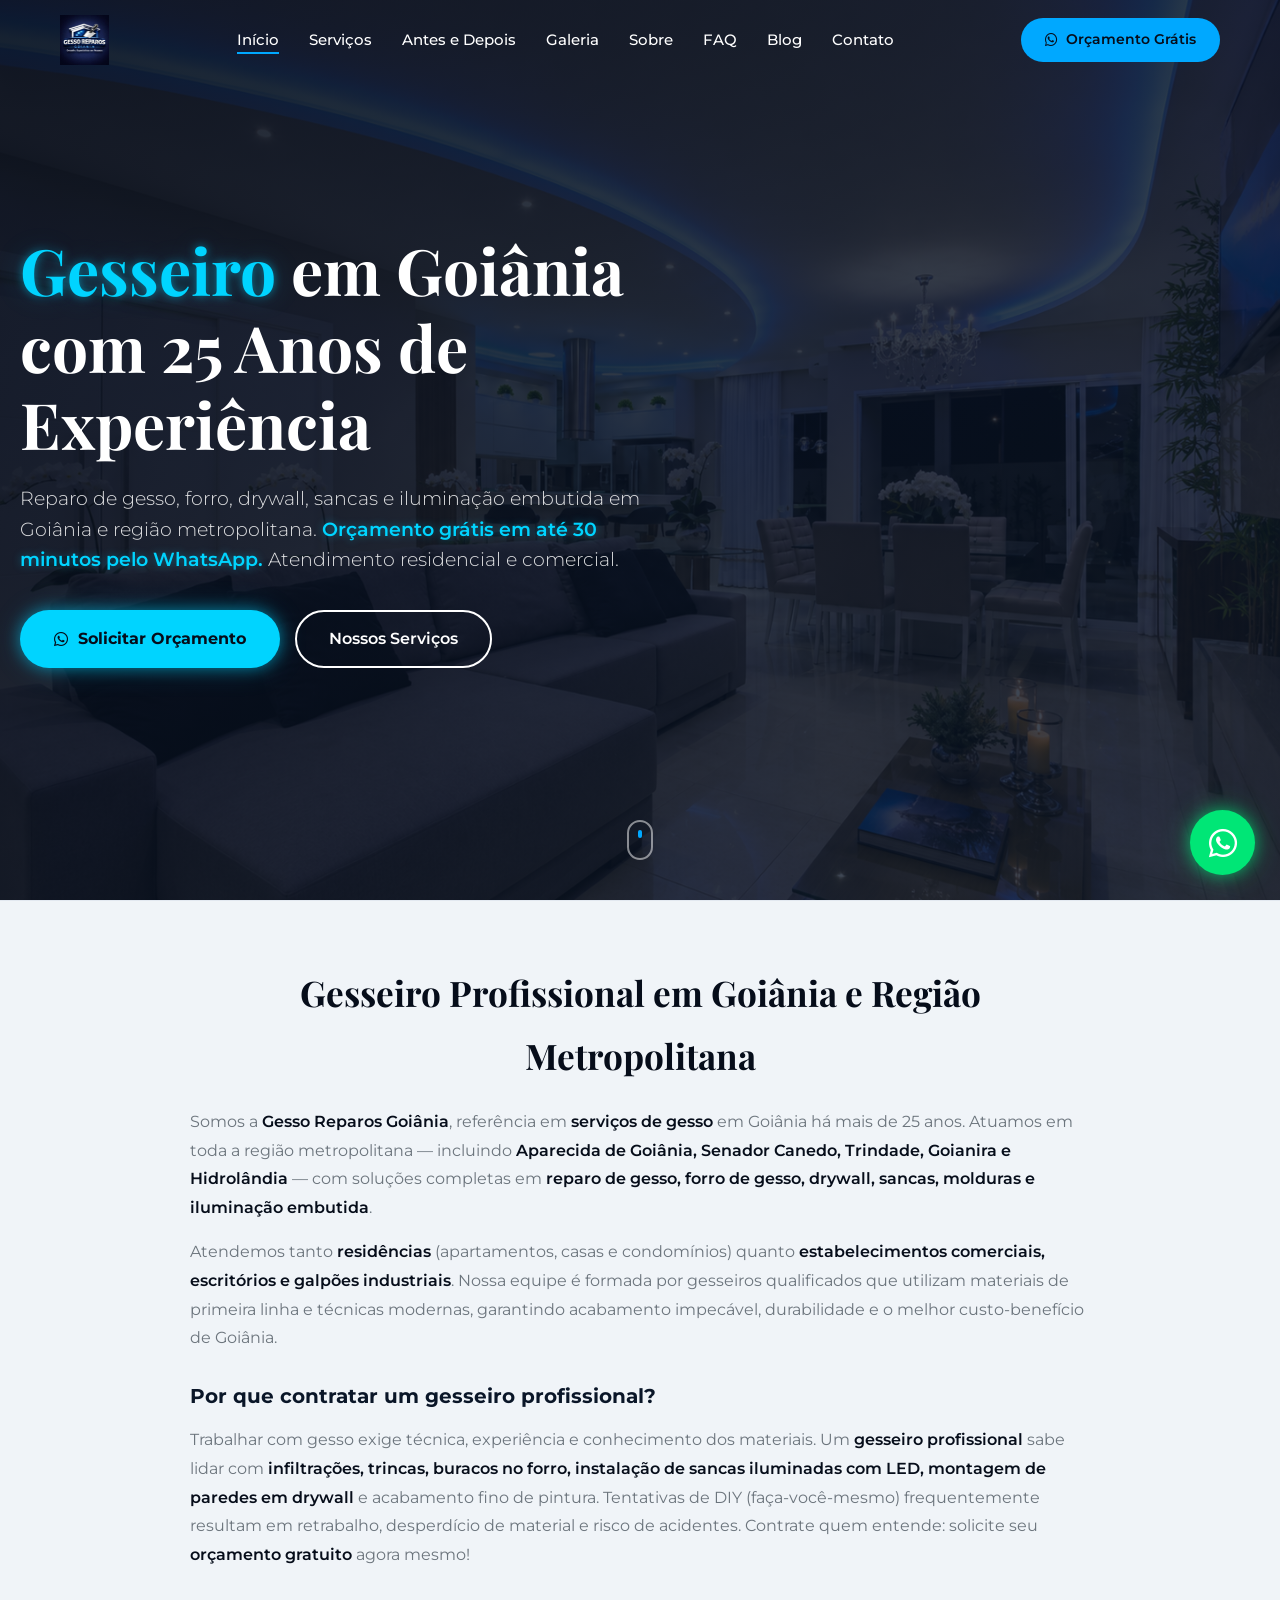
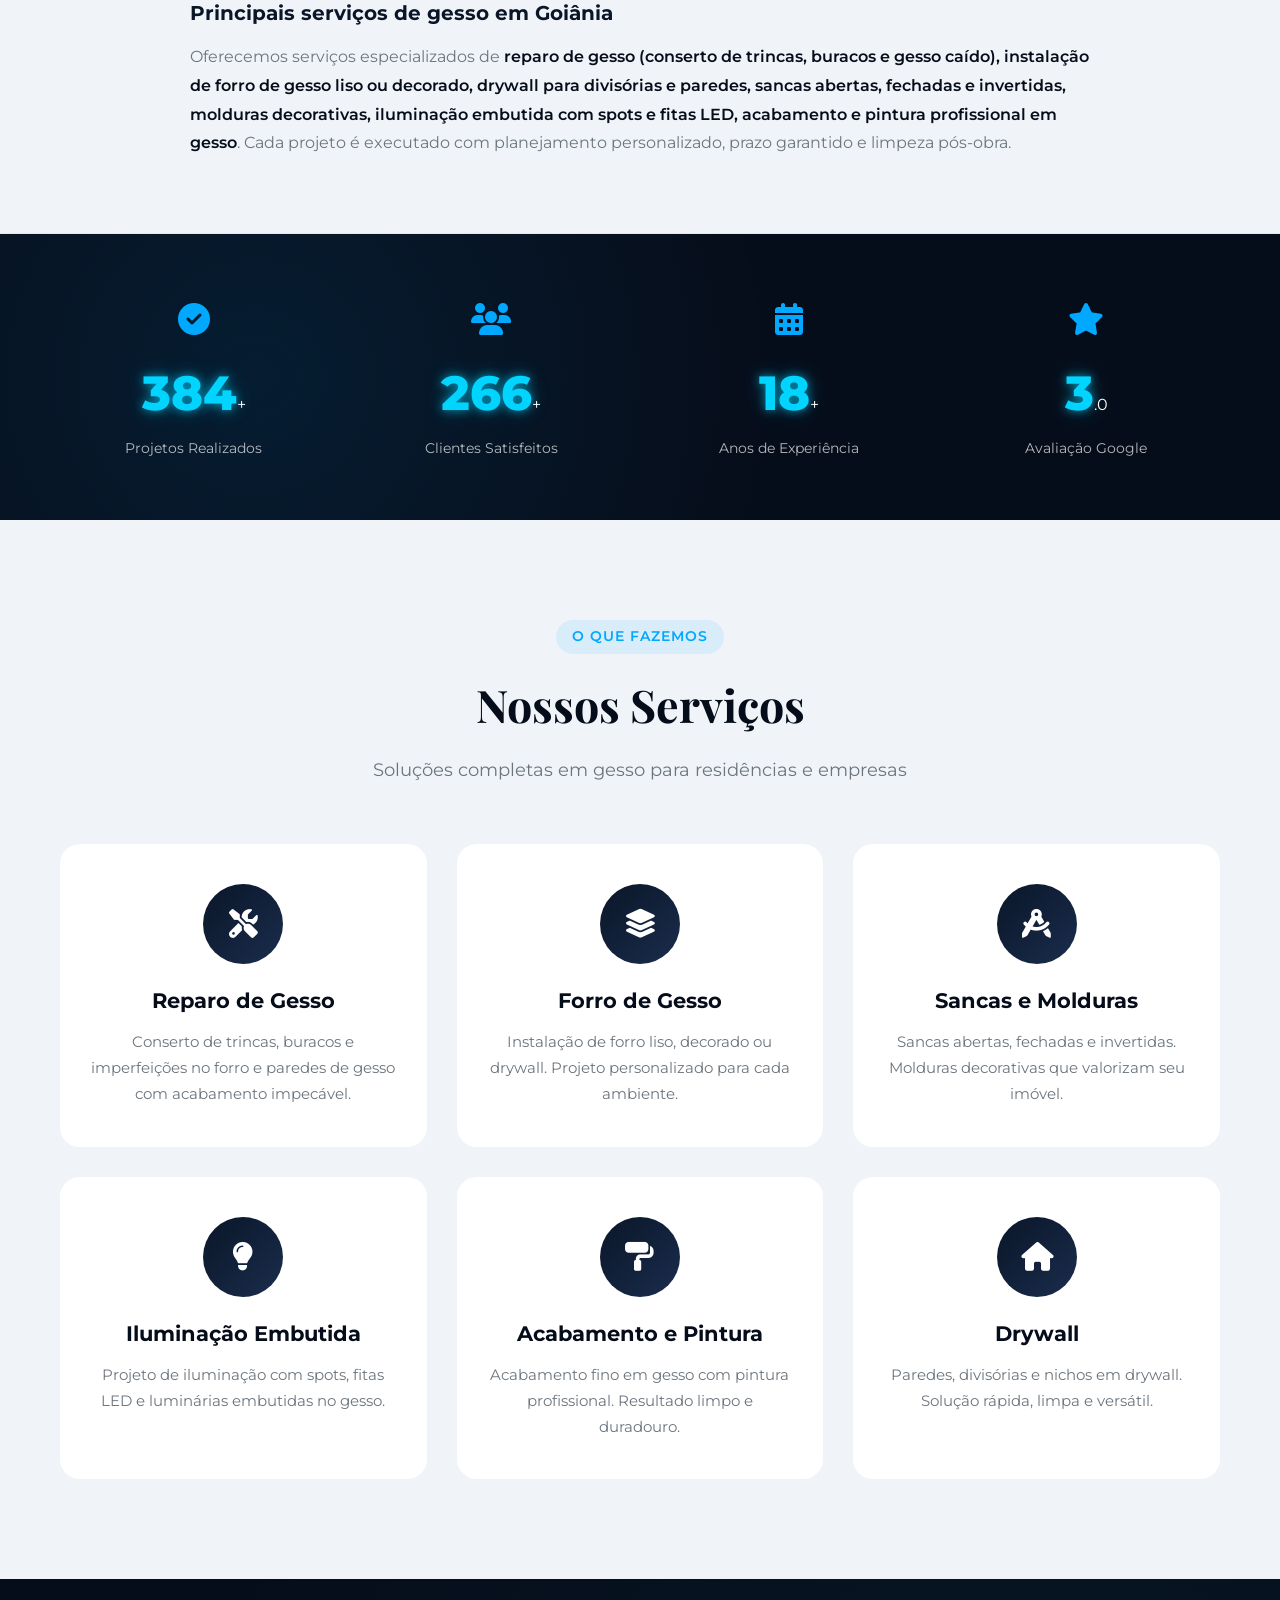
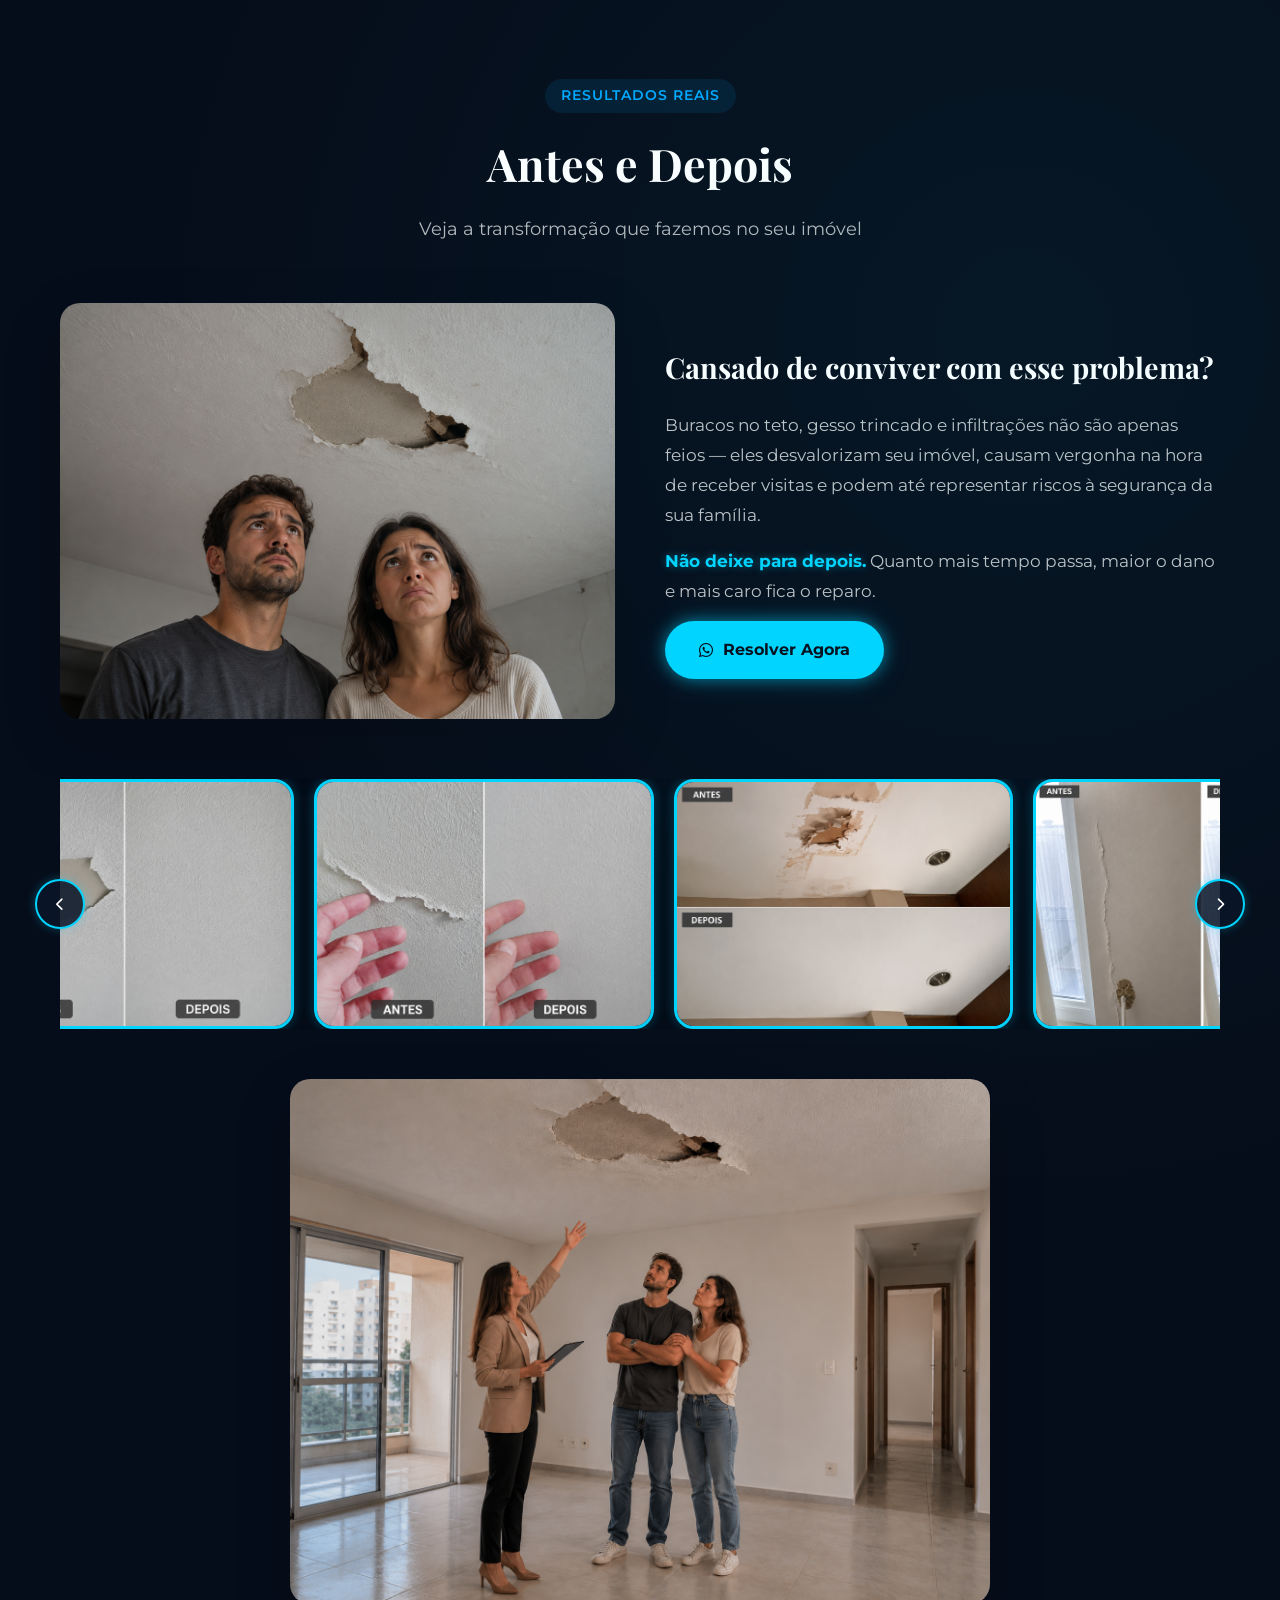
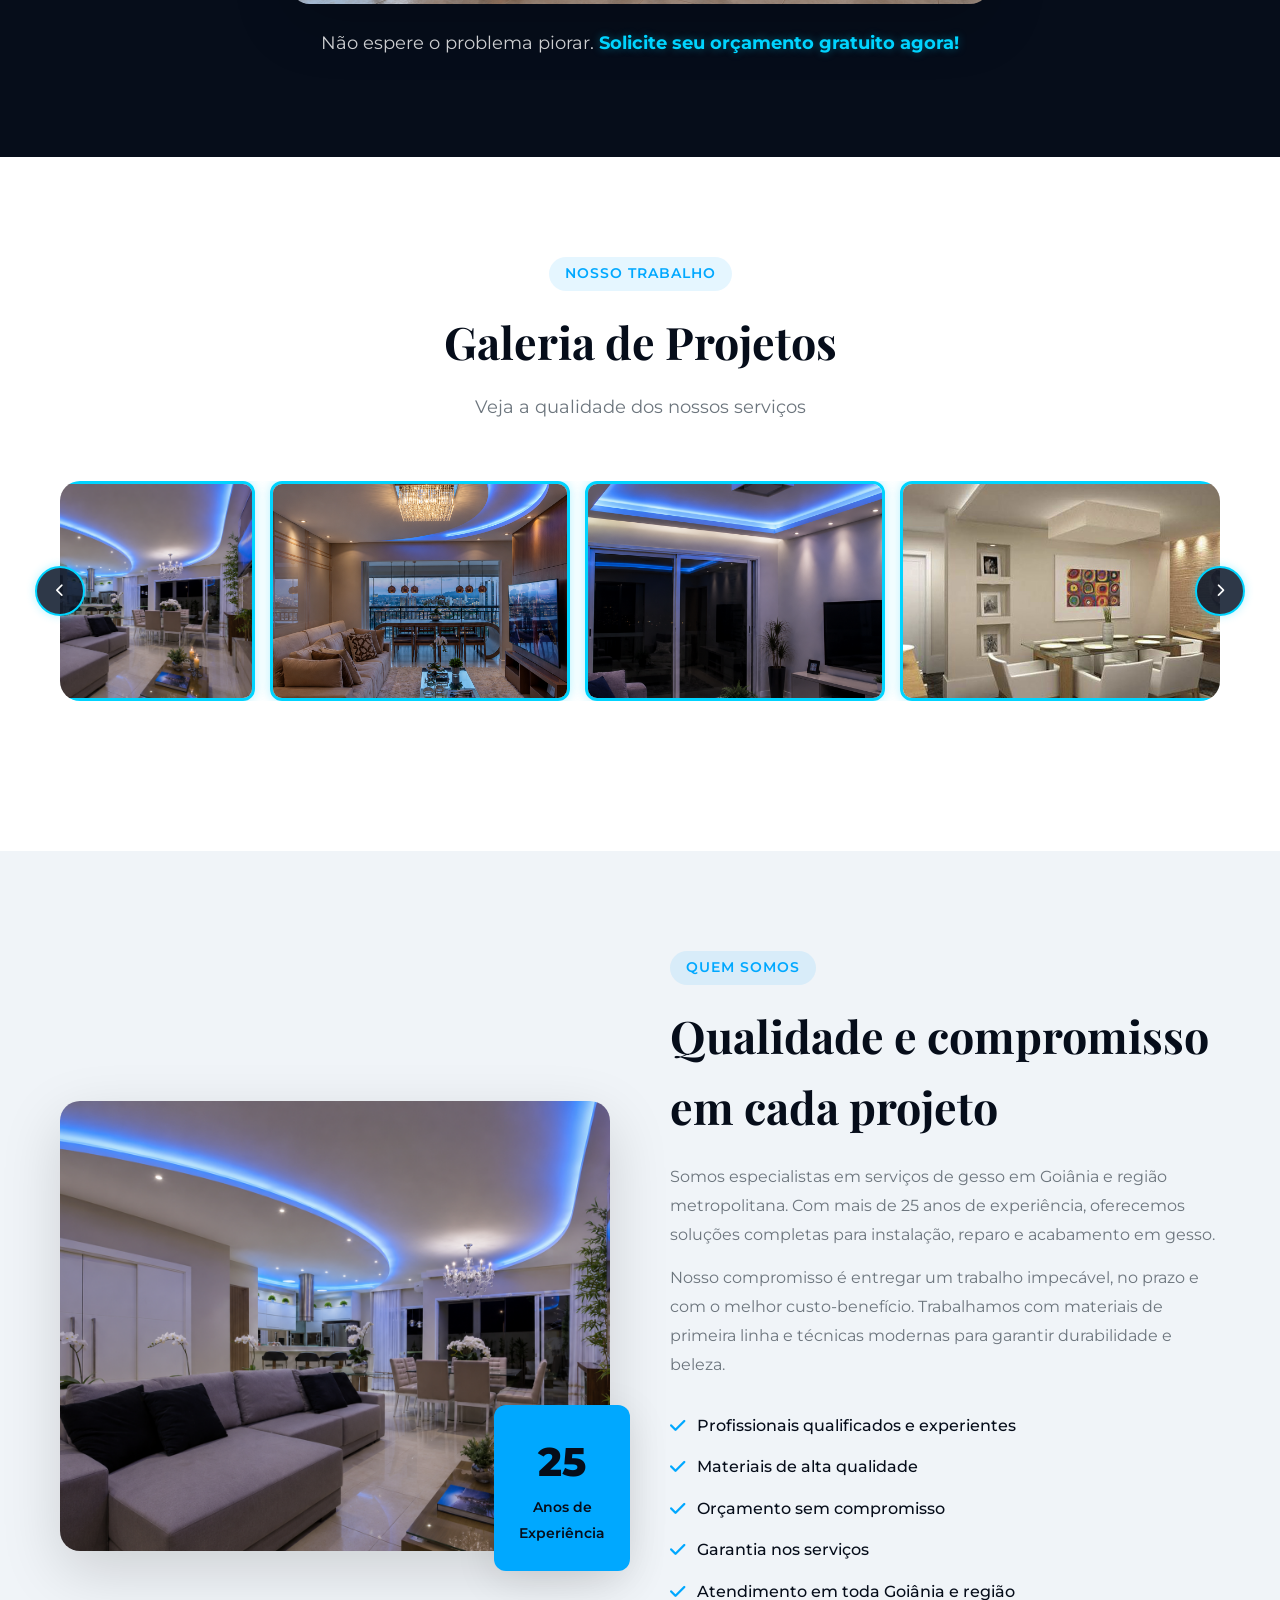
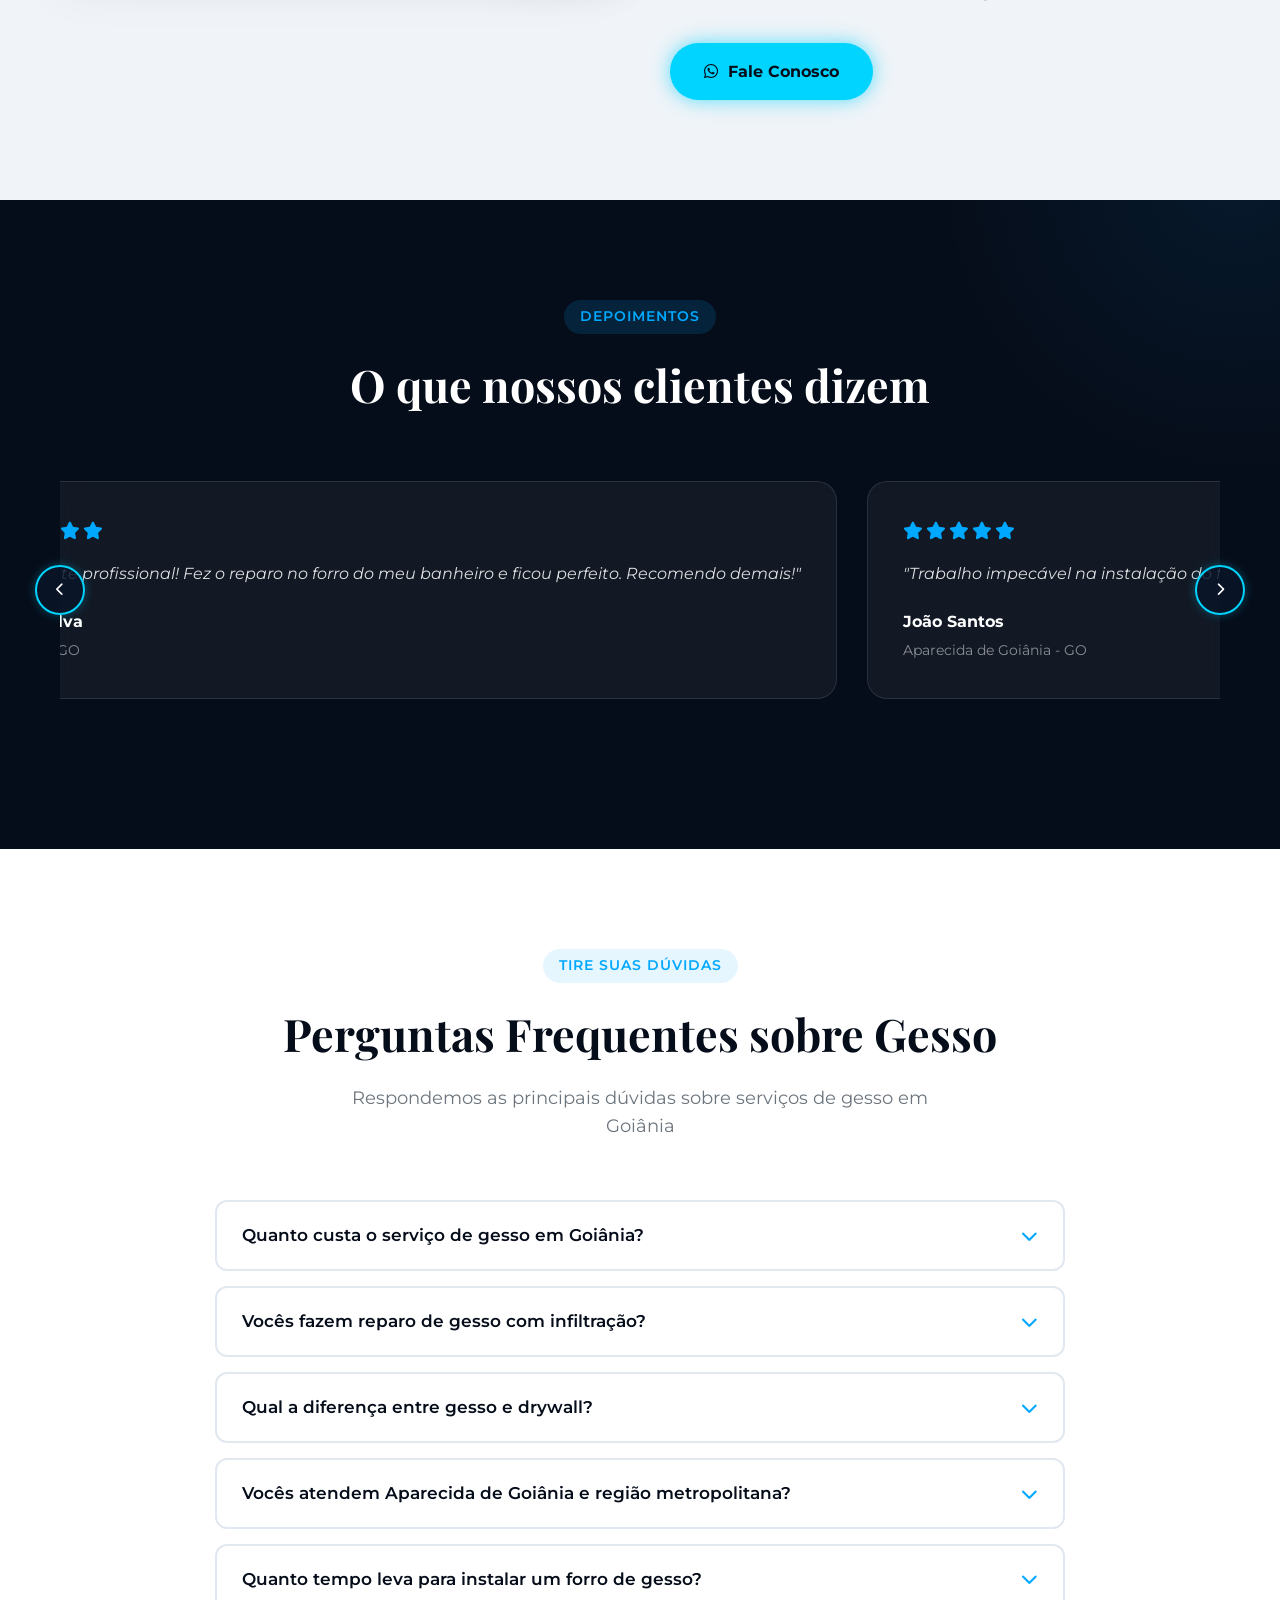
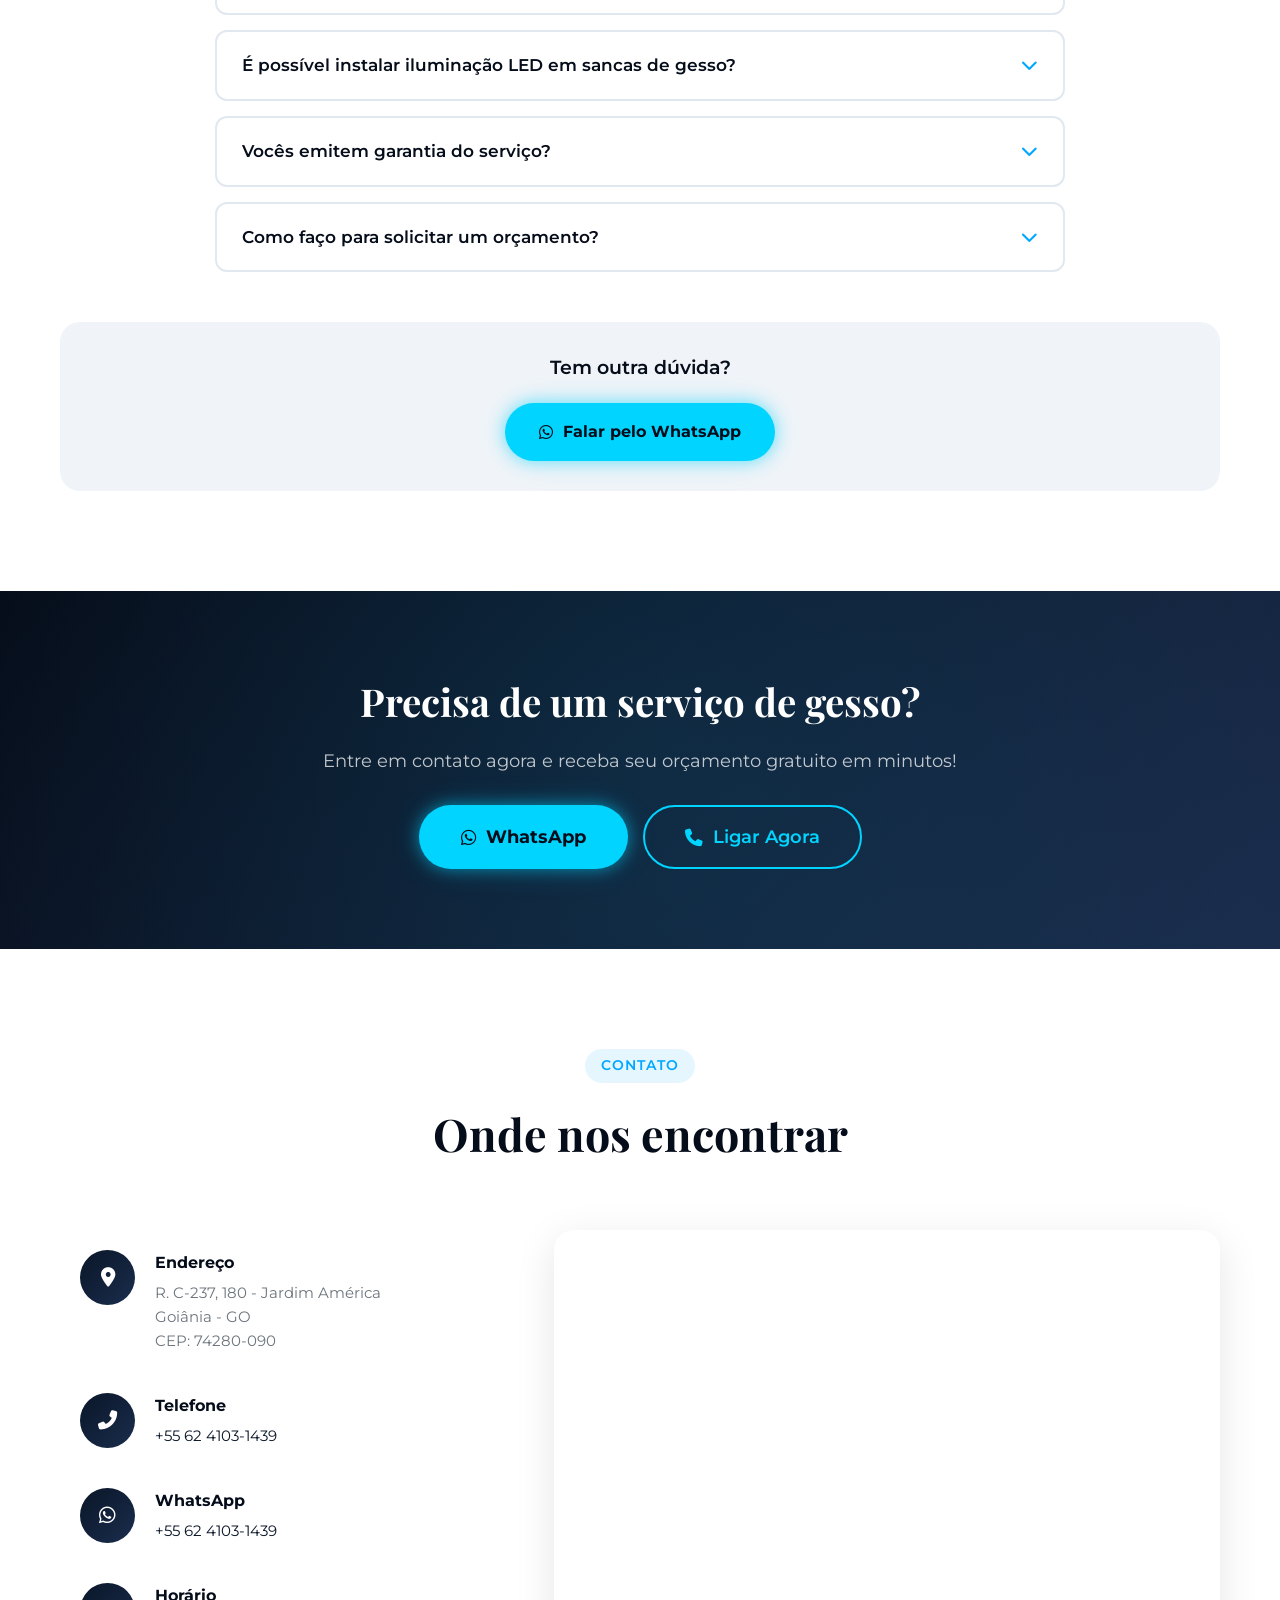
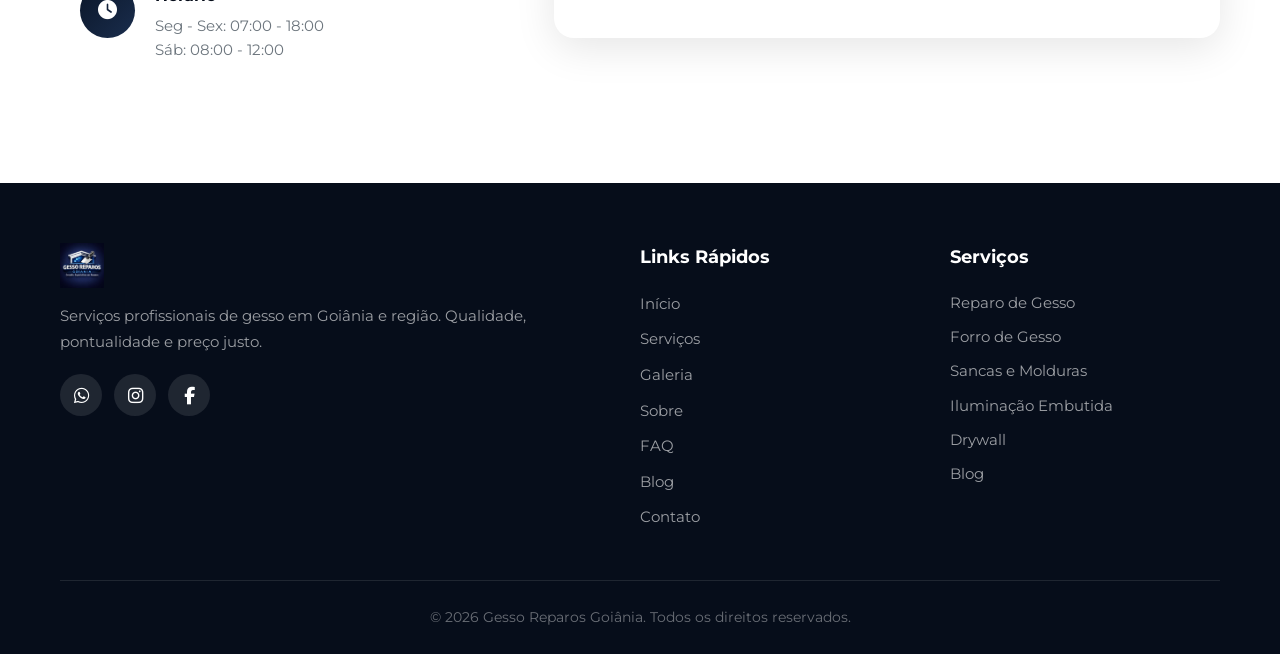
<file: index.html>
<!DOCTYPE html>
<html lang="pt-BR">
<head>
    <!-- Google Tag Manager -->
    <script>(function(w,d,s,l,i){w[l]=w[l]||[];w[l].push({'gtm.start':
    new Date().getTime(),event:'gtm.js'});var f=d.getElementsByTagName(s)[0],
    j=d.createElement(s),dl=l!='dataLayer'?'&l='+l:'';j.async=true;j.src=
    'https://www.googletagmanager.com/gtm.js?id='+i+dl;f.parentNode.insertBefore(j,f);
    })(window,document,'script','dataLayer','GTM-MTJVPDD7');</script>
    <!-- End Google Tag Manager -->
    <meta charset="UTF-8">
    <meta name="viewport" content="width=device-width, initial-scale=1.0">
    <title>Gesso Reparos Goiânia | Serviços de Gesso, Drywall e Forro - 25 Anos</title>
    <meta name="description" content="Especialistas em reparo de gesso, forro, drywall, sancas e iluminação embutida em Goiânia e região. 25 anos de experiência, 500+ projetos realizados. Orçamento grátis pelo WhatsApp!">
    <meta name="keywords" content="gesso goiânia, reparo de gesso goiânia, forro de gesso, drywall goiânia, sancas, molduras de gesso, iluminação embutida, gesseiro goiânia, orçamento gesso">
    <meta name="author" content="Gesso Reparos Goiânia">
    <meta name="robots" content="index, follow">
    <meta name="geo.region" content="BR-GO">
    <meta name="geo.placename" content="Goiânia">
    <meta name="geo.position" content="-16.6864;-49.2643">
    <meta name="ICBM" content="-16.6864, -49.2643">
    <link rel="canonical" href="https://gessoreparosgoiania.com.br/">

    <!-- Open Graph -->
    <meta property="og:type" content="website">
    <meta property="og:title" content="Gesso Reparos Goiânia | Especialistas em Gesso e Drywall">
    <meta property="og:description" content="25 anos de experiência em reparo de gesso, forro, drywall e sancas em Goiânia. Orçamento grátis!">
    <meta property="og:url" content="https://gessoreparosgoiania.com.br/">
    <meta property="og:image" content="https://gessoreparosgoiania.com.br/upload/projeto%20(1).png">
    <meta property="og:locale" content="pt_BR">
    <meta property="og:site_name" content="Gesso Reparos Goiânia">

    <!-- Twitter Card -->
    <meta name="twitter:card" content="summary_large_image">
    <meta name="twitter:title" content="Gesso Reparos Goiânia | Serviços de Gesso e Drywall">
    <meta name="twitter:description" content="25 anos de experiência em serviços de gesso em Goiânia. Orçamento grátis!">
    <meta name="twitter:image" content="https://gessoreparosgoiania.com.br/upload/projeto%20(1).png">

    <!-- Schema.org LocalBusiness -->
    <script type="application/ld+json">
    {
        "@context": "https://schema.org",
        "@type": "LocalBusiness",
        "name": "Gesso Reparos Goiânia",
        "image": "https://gessoreparosgoiania.com.br/upload/logo1.png",
        "@id": "https://gessoreparosgoiania.com.br/",
        "url": "https://gessoreparosgoiania.com.br/",
        "telephone": "+556241031439",
        "priceRange": "$$",
        "address": {
            "@type": "PostalAddress",
            "streetAddress": "R. C-237, 180",
            "addressLocality": "Goiânia",
            "addressRegion": "GO",
            "postalCode": "74280-090",
            "addressCountry": "BR"
        },
        "geo": {
            "@type": "GeoCoordinates",
            "latitude": -16.6864,
            "longitude": -49.2643
        },
        "openingHoursSpecification": [
            {
                "@type": "OpeningHoursSpecification",
                "dayOfWeek": ["Monday","Tuesday","Wednesday","Thursday","Friday"],
                "opens": "07:00",
                "closes": "18:00"
            },
            {
                "@type": "OpeningHoursSpecification",
                "dayOfWeek": "Saturday",
                "opens": "08:00",
                "closes": "12:00"
            }
        ],
        "sameAs": [
            "https://www.instagram.com/gessoreparosgoiania"
        ],
        "aggregateRating": {
            "@type": "AggregateRating",
            "ratingValue": "5.0",
            "reviewCount": "127"
        },
        "areaServed": [
            {"@type": "City", "name": "Goiânia"},
            {"@type": "City", "name": "Aparecida de Goiânia"},
            {"@type": "City", "name": "Senador Canedo"},
            {"@type": "City", "name": "Trindade"},
            {"@type": "City", "name": "Goianira"}
        ]
    }
    </script>

    <!-- Schema.org Services -->
    <script type="application/ld+json">
    {
        "@context": "https://schema.org",
        "@type": "Service",
        "serviceType": "Serviços de Gesso e Drywall",
        "provider": {
            "@type": "LocalBusiness",
            "name": "Gesso Reparos Goiânia"
        },
        "areaServed": {
            "@type": "City",
            "name": "Goiânia"
        },
        "hasOfferCatalog": {
            "@type": "OfferCatalog",
            "name": "Serviços de Gesso",
            "itemListElement": [
                {"@type": "Offer", "itemOffered": {"@type": "Service", "name": "Reparo de Gesso"}},
                {"@type": "Offer", "itemOffered": {"@type": "Service", "name": "Forro de Gesso"}},
                {"@type": "Offer", "itemOffered": {"@type": "Service", "name": "Sancas e Molduras"}},
                {"@type": "Offer", "itemOffered": {"@type": "Service", "name": "Iluminação Embutida"}},
                {"@type": "Offer", "itemOffered": {"@type": "Service", "name": "Acabamento e Pintura"}},
                {"@type": "Offer", "itemOffered": {"@type": "Service", "name": "Drywall"}}
            ]
        }
    }
    </script>

    <link rel="icon" href="upload/logo1.png" type="image/png">
    <link href="https://fonts.googleapis.com/css2?family=Montserrat:wght@300;400;500;600;700;800&family=Playfair+Display:wght@700&display=swap" rel="stylesheet">
    <link rel="stylesheet" href="https://cdnjs.cloudflare.com/ajax/libs/font-awesome/6.5.0/css/all.min.css">
    <link rel="stylesheet" href="styles.css">
    <link rel="stylesheet" href="faq.css">
</head>
<body>
    <!-- Google Tag Manager (noscript) -->
    <noscript><iframe src="https://www.googletagmanager.com/ns.html?id=GTM-MTJVPDD7"
    height="0" width="0" style="display:none;visibility:hidden"></iframe></noscript>
    <!-- End Google Tag Manager (noscript) -->

    <!-- Preloader -->
    <div id="preloader">
        <div class="loader">
            <div class="loader-inner"></div>
        </div>
    </div>

    <!-- Header -->
    <header id="header">
        <nav class="navbar">
            <div class="container">
                <a href="#" class="logo">
                    <img src="upload/logo1.png" alt="Gesso Reparos Goiânia Logo">
                </a>
                <ul class="nav-links">
                    <li><a href="#home">Início</a></li>
                    <li><a href="#servicos">Serviços</a></li>
                    <li><a href="#antes-depois">Antes e Depois</a></li>
                    <li><a href="#galeria">Galeria</a></li>
                    <li><a href="#sobre">Sobre</a></li>
                    <li><a href="faq.html">FAQ</a></li>
                    <li><a href="blog/index.html">Blog</a></li>
                    <li><a href="#contato">Contato</a></li>
                </ul>
                <a href="https://wa.me/556241031439" class="btn-cta" data-wa-source="header" target="_blank" rel="noopener">
                    <i class="fab fa-whatsapp"></i> Orçamento Grátis
                </a>
                <div class="hamburger">
                    <span></span>
                </div>
            </div>
        </nav>
    </header>

    <!-- Hero Section -->
    <section id="home" class="hero">
        <div class="hero-carousel">
            <div class="hero-slide active" style="background-image: url('upload/projeto (1).png')"></div>
            <div class="hero-slide" style="background-image: url('upload/projeto (2).png')"></div>
            <div class="hero-slide" style="background-image: url('upload/projeto (3).png')"></div>
        </div>
        <div class="hero-overlay"></div>
        <div class="hero-content">
            <div class="container">
                <h1 class="hero-title animate-up">
                    <span class="highlight">Gesseiro</span> em Goiânia com 25 Anos de Experiência
                </h1>
                <p class="hero-subtitle animate-up delay-1">
                    Reparo de gesso, forro, drywall, sancas e iluminação embutida em Goiânia e região metropolitana. <strong class="highlight-pain">Orçamento grátis em até 30 minutos pelo WhatsApp.</strong> Atendimento residencial e comercial.
                </p>
                <div class="hero-buttons animate-up delay-2">
                    <a href="https://wa.me/556241031439" class="btn btn-primary btn-neon" data-wa-source="hero" target="_blank" rel="noopener">
                        <i class="fab fa-whatsapp"></i> Solicitar Orçamento
                    </a>
                    <a href="#servicos" class="btn btn-outline">
                        Nossos Serviços
                    </a>
                </div>
            </div>
        </div>
        <div class="hero-scroll">
            <a href="#servicos">
                <div class="mouse">
                    <div class="wheel"></div>
                </div>
            </a>
        </div>
    </section>

    <!-- Bloco SEO -->
    <section class="seo-block">
        <div class="container">
            <div class="seo-content">
                <h2 class="seo-title">Gesseiro Profissional em Goiânia e Região Metropolitana</h2>
                <p>Somos a <strong>Gesso Reparos Goiânia</strong>, referência em <strong>serviços de gesso</strong> em Goiânia há mais de 25 anos. Atuamos em toda a região metropolitana — incluindo <strong>Aparecida de Goiânia, Senador Canedo, Trindade, Goianira e Hidrolândia</strong> — com soluções completas em <strong>reparo de gesso, forro de gesso, drywall, sancas, molduras e iluminação embutida</strong>.</p>
                <p>Atendemos tanto <strong>residências</strong> (apartamentos, casas e condomínios) quanto <strong>estabelecimentos comerciais, escritórios e galpões industriais</strong>. Nossa equipe é formada por gesseiros qualificados que utilizam materiais de primeira linha e técnicas modernas, garantindo acabamento impecável, durabilidade e o melhor custo-benefício de Goiânia.</p>
                <h3>Por que contratar um gesseiro profissional?</h3>
                <p>Trabalhar com gesso exige técnica, experiência e conhecimento dos materiais. Um <strong>gesseiro profissional</strong> sabe lidar com <strong>infiltrações, trincas, buracos no forro, instalação de sancas iluminadas com LED, montagem de paredes em drywall</strong> e acabamento fino de pintura. Tentativas de DIY (faça-você-mesmo) frequentemente resultam em retrabalho, desperdício de material e risco de acidentes. Contrate quem entende: solicite seu <strong>orçamento gratuito</strong> agora mesmo!</p>
                <h3>Principais serviços de gesso em Goiânia</h3>
                <p>Oferecemos serviços especializados de <strong>reparo de gesso (conserto de trincas, buracos e gesso caído), instalação de forro de gesso liso ou decorado, drywall para divisórias e paredes, sancas abertas, fechadas e invertidas, molduras decorativas, iluminação embutida com spots e fitas LED, acabamento e pintura profissional em gesso</strong>. Cada projeto é executado com planejamento personalizado, prazo garantido e limpeza pós-obra.</p>
            </div>
        </div>
    </section>

    <!-- Stats Counter -->
    <section class="stats">
        <div class="container">
            <div class="stats-grid">
                <div class="stat-item">
                    <div class="stat-icon"><i class="fas fa-check-circle"></i></div>
                    <span class="stat-number" data-target="500">0</span>+
                    <p>Projetos Realizados</p>
                </div>
                <div class="stat-item">
                    <div class="stat-icon"><i class="fas fa-users"></i></div>
                    <span class="stat-number" data-target="350">0</span>+
                    <p>Clientes Satisfeitos</p>
                </div>
                <div class="stat-item">
                    <div class="stat-icon"><i class="fas fa-calendar-alt"></i></div>
                    <span class="stat-number" data-target="25">0</span>+
                    <p>Anos de Experiência</p>
                </div>
                <div class="stat-item">
                    <div class="stat-icon"><i class="fas fa-star"></i></div>
                    <span class="stat-number" data-target="5">0</span>.0
                    <p>Avaliação Google</p>
                </div>
            </div>
        </div>
    </section>

    <!-- Serviços -->
    <section id="servicos" class="services">
        <div class="container">
            <div class="section-header">
                <span class="section-tag">O que fazemos</span>
                <h2 class="section-title">Nossos Serviços</h2>
                <p class="section-subtitle">Soluções completas em gesso para residências e empresas</p>
            </div>
            <div class="services-grid">
                <div class="service-card">
                    <div class="service-icon"><i class="fas fa-tools"></i></div>
                    <h3>Reparo de Gesso</h3>
                    <p>Conserto de trincas, buracos e imperfeições no forro e paredes de gesso com acabamento impecável.</p>
                </div>
                <div class="service-card">
                    <div class="service-icon"><i class="fas fa-layer-group"></i></div>
                    <h3>Forro de Gesso</h3>
                    <p>Instalação de forro liso, decorado ou drywall. Projeto personalizado para cada ambiente.</p>
                </div>
                <div class="service-card">
                    <div class="service-icon"><i class="fas fa-drafting-compass"></i></div>
                    <h3>Sancas e Molduras</h3>
                    <p>Sancas abertas, fechadas e invertidas. Molduras decorativas que valorizam seu imóvel.</p>
                </div>
                <div class="service-card">
                    <div class="service-icon"><i class="fas fa-lightbulb"></i></div>
                    <h3>Iluminação Embutida</h3>
                    <p>Projeto de iluminação com spots, fitas LED e luminárias embutidas no gesso.</p>
                </div>
                <div class="service-card">
                    <div class="service-icon"><i class="fas fa-paint-roller"></i></div>
                    <h3>Acabamento e Pintura</h3>
                    <p>Acabamento fino em gesso com pintura profissional. Resultado limpo e duradouro.</p>
                </div>
                <div class="service-card">
                    <div class="service-icon"><i class="fas fa-home"></i></div>
                    <h3>Drywall</h3>
                    <p>Paredes, divisórias e nichos em drywall. Solução rápida, limpa e versátil.</p>
                </div>
            </div>
        </div>
    </section>

    <!-- Antes e Depois -->
    <section id="antes-depois" class="before-after">
        <div class="container">
            <div class="section-header">
                <span class="section-tag">Resultados reais</span>
                <h2 class="section-title">Antes e Depois</h2>
                <p class="section-subtitle">Veja a transformação que fazemos no seu imóvel</p>
            </div>
            <div class="ba-pain-block">
                <div class="ba-pain-image ba-swap" data-img-default="upload/casal_preocupado.png" data-img-alt="upload/casalfeliz.png">
                    <img src="upload/casal_preocupado.png" alt="Casal preocupado com gesso danificado" loading="lazy">
                </div>
                <div class="ba-pain-content">
                    <h3>Cansado de conviver com esse problema?</h3>
                    <p>Buracos no teto, gesso trincado e infiltrações não são apenas feios — eles desvalorizam seu imóvel, causam vergonha na hora de receber visitas e podem até representar riscos à segurança da sua família.</p>
                    <p><strong>Não deixe para depois.</strong> Quanto mais tempo passa, maior o dano e mais caro fica o reparo.</p>
<a href="https://wa.me/556241031439?text=Ol%C3%A1!%20Gostaria%20de%20fazer%20um%20or%C3%A7amento%20de%20gesso%20atrav%C3%A9s%20do%20site." class="btn btn-primary btn-neon" data-wa-source="botao-emergencia" target="_blank" rel="noopener">
                        <i class="fab fa-whatsapp"></i> Resolver Agora
                    </a>
                </div>
            </div>
            <div class="carousel-wrapper">
                <button class="carousel-btn prev-btn" id="ba-prev" aria-label="Anterior"><i class="fas fa-chevron-left"></i></button>
                <div class="ba-carousel">
                    <div class="ba-track">
                        <div class="ba-item">
                            <img src="upload/antes_depois.png" alt="Antes e depois - Reparo de gesso" loading="lazy">
                        </div>
                        <div class="ba-item">
                            <img src="upload/antes_depois2.png" alt="Antes e depois - Reparo de forro" loading="lazy">
                        </div>
                        <div class="ba-item">
                            <img src="upload/antes_depois3.png" alt="Antes e depois - Reparo 3" loading="lazy">
                        </div>
                        <div class="ba-item">
                            <img src="upload/antes_depois4.png" alt="Antes e depois - Reparo 4" loading="lazy">
                        </div>
                        <div class="ba-item">
                            <img src="upload/antes_depois5.png" alt="Antes e depois - Reparo 5" loading="lazy">
                        </div>
                        <div class="ba-item">
                            <img src="upload/antes_depois6.png" alt="Antes e depois - Reparo 6" loading="lazy">
                        </div>
                        <div class="ba-item">
                            <img src="upload/antes_depois7.png" alt="Antes e depois - Reparo 7" loading="lazy">
                        </div>
                    </div>
                </div>
                <button class="carousel-btn next-btn" id="ba-next" aria-label="Próximo"><i class="fas fa-chevron-right"></i></button>
            </div>
            <div class="ba-pain-image-2 ba-swap" data-img-default="upload/casal_preocupado2.png" data-img-alt="upload/casalfeliz2.png">
                <img src="upload/casal_preocupado2.png" alt="Casal preocupado com teto danificado" loading="lazy">
                <div class="ba-caption">
                    <p>Não espere o problema piorar. <strong>Solicite seu orçamento gratuito agora!</strong></p>
                </div>
            </div>
        </div>
    </section>

    <!-- Galeria -->
    <section id="galeria" class="gallery">
        <div class="container">
            <div class="section-header">
                <span class="section-tag">Nosso trabalho</span>
                <h2 class="section-title">Galeria de Projetos</h2>
                <p class="section-subtitle">Veja a qualidade dos nossos serviços</p>
            </div>
            <div class="carousel-wrapper">
                <button class="carousel-btn prev-btn" id="gallery-prev" aria-label="Anterior"><i class="fas fa-chevron-left"></i></button>
                <div class="gallery-carousel auto-scroll">
                    <div class="gallery-track">
                        <div class="gallery-item">
                            <img src="upload/projeto (1).png" alt="Projeto de gesso" loading="lazy">
                            <div class="gallery-overlay"><span>Projeto Finalizado</span></div>
                        </div>
                        <div class="gallery-item">
                            <img src="upload/projeto (2).png" alt="Projeto de forro" loading="lazy">
                            <div class="gallery-overlay"><span>Forro Decorado</span></div>
                        </div>
                        <div class="gallery-item">
                            <img src="upload/projeto (3).png" alt="Projeto de sanca" loading="lazy">
                            <div class="gallery-overlay"><span>Sanca Iluminada</span></div>
                        </div>
                        <div class="gallery-item">
                            <img src="upload/projeto (1).jpg" alt="Acabamento em gesso" loading="lazy">
                            <div class="gallery-overlay"><span>Acabamento</span></div>
                        </div>
                        <div class="gallery-item">
                            <img src="upload/projeto (1).jpeg" alt="Instalação de forro" loading="lazy">
                            <div class="gallery-overlay"><span>Instalação de Forro</span></div>
                        </div>
                        <div class="gallery-item">
                            <img src="upload/projeto (2).jpeg" alt="Reparo em gesso" loading="lazy">
                            <div class="gallery-overlay"><span>Reparo de Gesso</span></div>
                        </div>
                    </div>
                </div>
                <button class="carousel-btn next-btn" id="gallery-next" aria-label="Próximo"><i class="fas fa-chevron-right"></i></button>
            </div>
        </div>
    </section>

    <!-- Sobre -->
    <section id="sobre" class="about">
        <div class="container">
            <div class="about-grid">
                <div class="about-image">
                    <div class="about-img-wrapper">
                        <img src="upload/projeto (1).png" alt="Nosso trabalho" loading="lazy">
                    </div>
                    <div class="experience-badge">
                        <span class="exp-number">25</span>
                        <span class="exp-text">Anos de<br>Experiência</span>
                    </div>
                </div>
                <div class="about-content">
                    <span class="section-tag">Quem somos</span>
                    <h2 class="section-title">Qualidade e compromisso em cada projeto</h2>
                    <p>Somos especialistas em serviços de gesso em Goiânia e região metropolitana. Com mais de 25 anos de experiência, oferecemos soluções completas para instalação, reparo e acabamento em gesso.</p>
                    <p>Nosso compromisso é entregar um trabalho impecável, no prazo e com o melhor custo-benefício. Trabalhamos com materiais de primeira linha e técnicas modernas para garantir durabilidade e beleza.</p>
                    <ul class="about-features">
                        <li><i class="fas fa-check"></i> Profissionais qualificados e experientes</li>
                        <li><i class="fas fa-check"></i> Materiais de alta qualidade</li>
                        <li><i class="fas fa-check"></i> Orçamento sem compromisso</li>
                        <li><i class="fas fa-check"></i> Garantia nos serviços</li>
                        <li><i class="fas fa-check"></i> Atendimento em toda Goiânia e região</li>
                    </ul>
                    <a href="https://wa.me/556241031439" class="btn btn-primary btn-neon" data-wa-source="sobre" target="_blank" rel="noopener">
                        <i class="fab fa-whatsapp"></i> Fale Conosco
                    </a>
                </div>
            </div>
        </div>
    </section>

    <!-- Depoimentos -->
    <section class="testimonials">
        <div class="container">
            <div class="section-header">
                <span class="section-tag">Depoimentos</span>
                <h2 class="section-title">O que nossos clientes dizem</h2>
            </div>
            <div class="carousel-wrapper">
                <button class="carousel-btn prev-btn" id="testimonials-prev" aria-label="Anterior"><i class="fas fa-chevron-left"></i></button>
                <div class="testimonials-carousel">
                    <div class="testimonial-track">
                        <div class="testimonial-card">
                            <div class="testimonial-stars">
                                <i class="fas fa-star"></i><i class="fas fa-star"></i><i class="fas fa-star"></i><i class="fas fa-star"></i><i class="fas fa-star"></i>
                            </div>
                            <p>"Excelente profissional! Fez o reparo no forro do meu banheiro e ficou perfeito. Recomendo demais!"</p>
                            <div class="testimonial-author">
                                <strong>Maria Silva</strong>
                                <span>Goiânia - GO</span>
                            </div>
                        </div>
                        <div class="testimonial-card">
                            <div class="testimonial-stars">
                                <i class="fas fa-star"></i><i class="fas fa-star"></i><i class="fas fa-star"></i><i class="fas fa-star"></i><i class="fas fa-star"></i>
                            </div>
                            <p>"Trabalho impecável na instalação do forro da sala. Pontual, limpo e com preço justo. Super indico!"</p>
                            <div class="testimonial-author">
                                <strong>João Santos</strong>
                                <span>Aparecida de Goiânia - GO</span>
                            </div>
                        </div>
                        <div class="testimonial-card">
                            <div class="testimonial-stars">
                                <i class="fas fa-star"></i><i class="fas fa-star"></i><i class="fas fa-star"></i><i class="fas fa-star"></i><i class="fas fa-star"></i>
                            </div>
                            <p>"Contratei para fazer as sancas da minha casa e o resultado superou as expectativas. Acabamento perfeito!"</p>
                            <div class="testimonial-author">
                                <strong>Ana Oliveira</strong>
                                <span>Senador Canedo - GO</span>
                            </div>
                        </div>
                    </div>
                </div>
                <button class="carousel-btn next-btn" id="testimonials-next" aria-label="Próximo"><i class="fas fa-chevron-right"></i></button>
            </div>
        </div>
    </section>

    <!-- FAQ SEO -->
    <section class="faq-section" id="faq">
        <div class="container">
            <div class="section-header">
                <span class="section-tag">Tire suas dúvidas</span>
                <h2 class="section-title">Perguntas Frequentes sobre Gesso</h2>
                <p class="section-subtitle">Respondemos as principais dúvidas sobre serviços de gesso em Goiânia</p>
            </div>
            <div class="faq-list">
                <details class="faq-item">
                    <summary>Quanto custa o serviço de gesso em Goiânia?</summary>
                    <p>O valor do serviço de gesso em Goiânia varia conforme o tipo de trabalho, metragem e complexidade. Realizamos <strong>orçamento gratuito</strong> pelo WhatsApp em até 30 minutos. Trabalhamos com preços justos e competitivos, sempre com material de primeira linha e garantia.</p>
                </details>
                <details class="faq-item">
                    <summary>Vocês fazem reparo de gesso com infiltração?</summary>
                    <p>Sim! Somos especialistas em <strong>reparo de gesso com infiltração, trincas, buracos e gesso caído</strong>. Primeiro identificamos e tratamos a causa da infiltração para depois fazer o acabamento, evitando que o problema volte.</p>
                </details>
                <details class="faq-item">
                    <summary>Qual a diferença entre gesso e drywall?</summary>
                    <p>O <strong>gesso</strong> é aplicado diretamente sobre estruturas e é ideal para forros, sancas e acabamentos decorativos. O <strong>drywall</strong> é composto por placas de gesso acartonado fixadas em estruturas metálicas, sendo mais rápido e limpo para paredes, divisórias e nichos.</p>
                </details>
                <details class="faq-item">
                    <summary>Vocês atendem Aparecida de Goiânia e região metropolitana?</summary>
                    <p>Sim! Atendemos <strong>Aparecida de Goiânia, Senador Canedo, Trindade, Goianira, Hidrolândia</strong> e toda a região metropolitana. Para locais mais distantes, consulte disponibilidade pelo WhatsApp.</p>
                </details>
                <details class="faq-item">
                    <summary>Quanto tempo leva para instalar um forro de gesso?</summary>
                    <p>O prazo depende da metragem e do tipo de forro. Em média, um <strong>forro de gesso liso para uma sala padrão</strong> leva de 1 a 2 dias. Forros decorados, com sancas e iluminação embutida podem levar de 3 a 5 dias. Sempre informamos o prazo no orçamento.</p>
                </details>
                <details class="faq-item">
                    <summary>É possível instalar iluminação LED em sancas de gesso?</summary>
                    <p>Sim! Somos especialistas em <strong>sancas com iluminação embutida</strong>, incluindo spots direcionais, fitas LED e luminárias. Projetamos o melhor efeito de luz para valorizar seu ambiente.</p>
                </details>
                <details class="faq-item">
                    <summary>Vocês emitem garantia do serviço?</summary>
                    <p>Sim! Todos os nossos serviços possuem <strong>garantia de qualidade</strong>. Trabalhamos com materiais de primeira linha e profissionais experientes para entregar um acabamento impecável e duradouro.</p>
                </details>
                <details class="faq-item">
                    <summary>Como faço para solicitar um orçamento?</summary>
                    <p>É muito fácil! Basta clicar no botão do <strong>WhatsApp</strong> e enviar uma mensagem descrevendo o serviço que você precisa. Responderemos em até 30 minutos com o orçamento gratuito e sem compromisso.</p>
                </details>
            </div>
            <div class="faq-cta">
                <p>Tem outra dúvida?</p>
                <a href="https://wa.me/556241031439" class="btn btn-primary btn-neon" target="_blank" rel="noopener">
                    <i class="fab fa-whatsapp"></i> Falar pelo WhatsApp
                </a>
            </div>
        </div>
    </section>

    <!-- CTA Section -->
    <section class="cta">
        <div class="container">
            <div class="cta-content">
                <h2>Precisa de um serviço de gesso?</h2>
                <p>Entre em contato agora e receba seu orçamento gratuito em minutos!</p>
                <div class="cta-buttons">
                    <a href="https://wa.me/556241031439" class="btn btn-primary btn-neon btn-lg" data-wa-source="cta-final" target="_blank" rel="noopener">
                        <i class="fab fa-whatsapp"></i> WhatsApp
                    </a>
                    <a href="tel:+556241031439" class="btn btn-outline btn-lg">
                        <i class="fas fa-phone"></i> Ligar Agora
                    </a>
                </div>
            </div>
        </div>
    </section>

    <!-- Contato -->
    <section id="contato" class="contact">
        <div class="container">
            <div class="section-header">
                <span class="section-tag">Contato</span>
                <h2 class="section-title">Onde nos encontrar</h2>
            </div>
            <div class="contact-grid">
                <div class="contact-info">
                    <div class="contact-item">
                        <div class="contact-icon"><i class="fas fa-map-marker-alt"></i></div>
                        <div>
                            <h4>Endereço</h4>
                            <p>R. C-237, 180 - Jardim América<br>Goiânia - GO<br>CEP: 74280-090</p>
                        </div>
                    </div>
                    <div class="contact-item">
                        <div class="contact-icon"><i class="fas fa-phone-alt"></i></div>
                        <div>
                            <h4>Telefone</h4>
                            <p><a href="tel:+556241031439">+55 62 4103-1439</a></p>
                        </div>
                    </div>
                    <div class="contact-item">
                        <div class="contact-icon"><i class="fab fa-whatsapp"></i></div>
                        <div>
                            <h4>WhatsApp</h4>
                            <p><a href="https://wa.me/556241031439" target="_blank" rel="noopener">+55 62 4103-1439</a></p>
                        </div>
                    </div>
                    <div class="contact-item">
                        <div class="contact-icon"><i class="fas fa-clock"></i></div>
                        <div>
                            <h4>Horário</h4>
                            <p>Seg - Sex: 07:00 - 18:00<br>Sáb: 08:00 - 12:00</p>
                        </div>
                    </div>
                </div>
                <div class="contact-map">
                    <iframe
                        src="https://maps.google.com/maps?q=R.%20C-237,%20180%20-%20Jardim%20Am%C3%A9rica,%20Goi%C3%A2nia%20-%20GO,%2074280-090&t=&z=15&ie=UTF8&iwloc=&output=embed"
                        width="100%"
                        height="400"
                        style="border:0; border-radius: 16px;"
                        allowfullscreen=""
                        loading="lazy"
                        referrerpolicy="no-referrer-when-downgrade"
                        title="Localização Gesso Reparo">
                    </iframe>
                </div>
            </div>
        </div>
    </section>

    <!-- Footer -->
    <footer class="footer">
        <div class="container">
            <div class="footer-grid">
                <div class="footer-brand">
                    <img src="upload/logo1.png" alt="Gesso Reparos Goiânia" class="footer-logo">
                    <p>Serviços profissionais de gesso em Goiânia e região. Qualidade, pontualidade e preço justo.</p>
                    <div class="footer-social">
                        <a href="https://wa.me/556241031439" target="_blank" rel="noopener" aria-label="WhatsApp"><i class="fab fa-whatsapp"></i></a>
                        <a href="https://www.instagram.com/gessoreparosgoiania" target="_blank" rel="noopener" aria-label="Instagram"><i class="fab fa-instagram"></i></a>
                        <a href="#" aria-label="Facebook"><i class="fab fa-facebook-f"></i></a>
                    </div>
                </div>
                <div class="footer-links">
                    <h4>Links Rápidos</h4>
                    <ul>
                        <li><a href="#home">Início</a></li>
                        <li><a href="servicos.html">Serviços</a></li>
                        <li><a href="#galeria">Galeria</a></li>
                        <li><a href="#sobre">Sobre</a></li>
                        <li><a href="faq.html">FAQ</a></li>
                        <li><a href="blog/index.html">Blog</a></li>
                        <li><a href="#contato">Contato</a></li>
                    </ul>
                </div>
                <div class="footer-services">
                    <h4>Serviços</h4>
                    <ul>
                        <li><a href="servicos/reparo-de-gesso.html">Reparo de Gesso</a></li>
                        <li><a href="servicos/forro-de-gesso.html">Forro de Gesso</a></li>
                        <li><a href="servicos/sancas-e-molduras.html">Sancas e Molduras</a></li>
                        <li><a href="servicos/iluminacao-embutida.html">Iluminação Embutida</a></li>
                        <li><a href="servicos/drywall.html">Drywall</a></li>
                        <li><a href="blog/index.html">Blog</a></li>
                    </ul>
                </div>
            </div>
            <div class="footer-bottom">
                <p>&copy; 2026 Gesso Reparos Goiânia. Todos os direitos reservados.</p>
            </div>
        </div>
    </footer>

    <!-- WhatsApp Float Button -->
    <a href="https://wa.me/556241031439" class="whatsapp-float" data-wa-source="floating" target="_blank" rel="noopener" aria-label="Contato via WhatsApp">
        <i class="fab fa-whatsapp"></i>
    </a>

    <!-- Back to Top -->
    <button id="backToTop" class="back-to-top" aria-label="Voltar ao topo">
        <i class="fas fa-chevron-up"></i>
    </button>

    <script src="script.js"></script>
    <script src="faq.js"></script>
    <script src="whatsapp-tracking.js"></script>
</body>
</html>
</file>
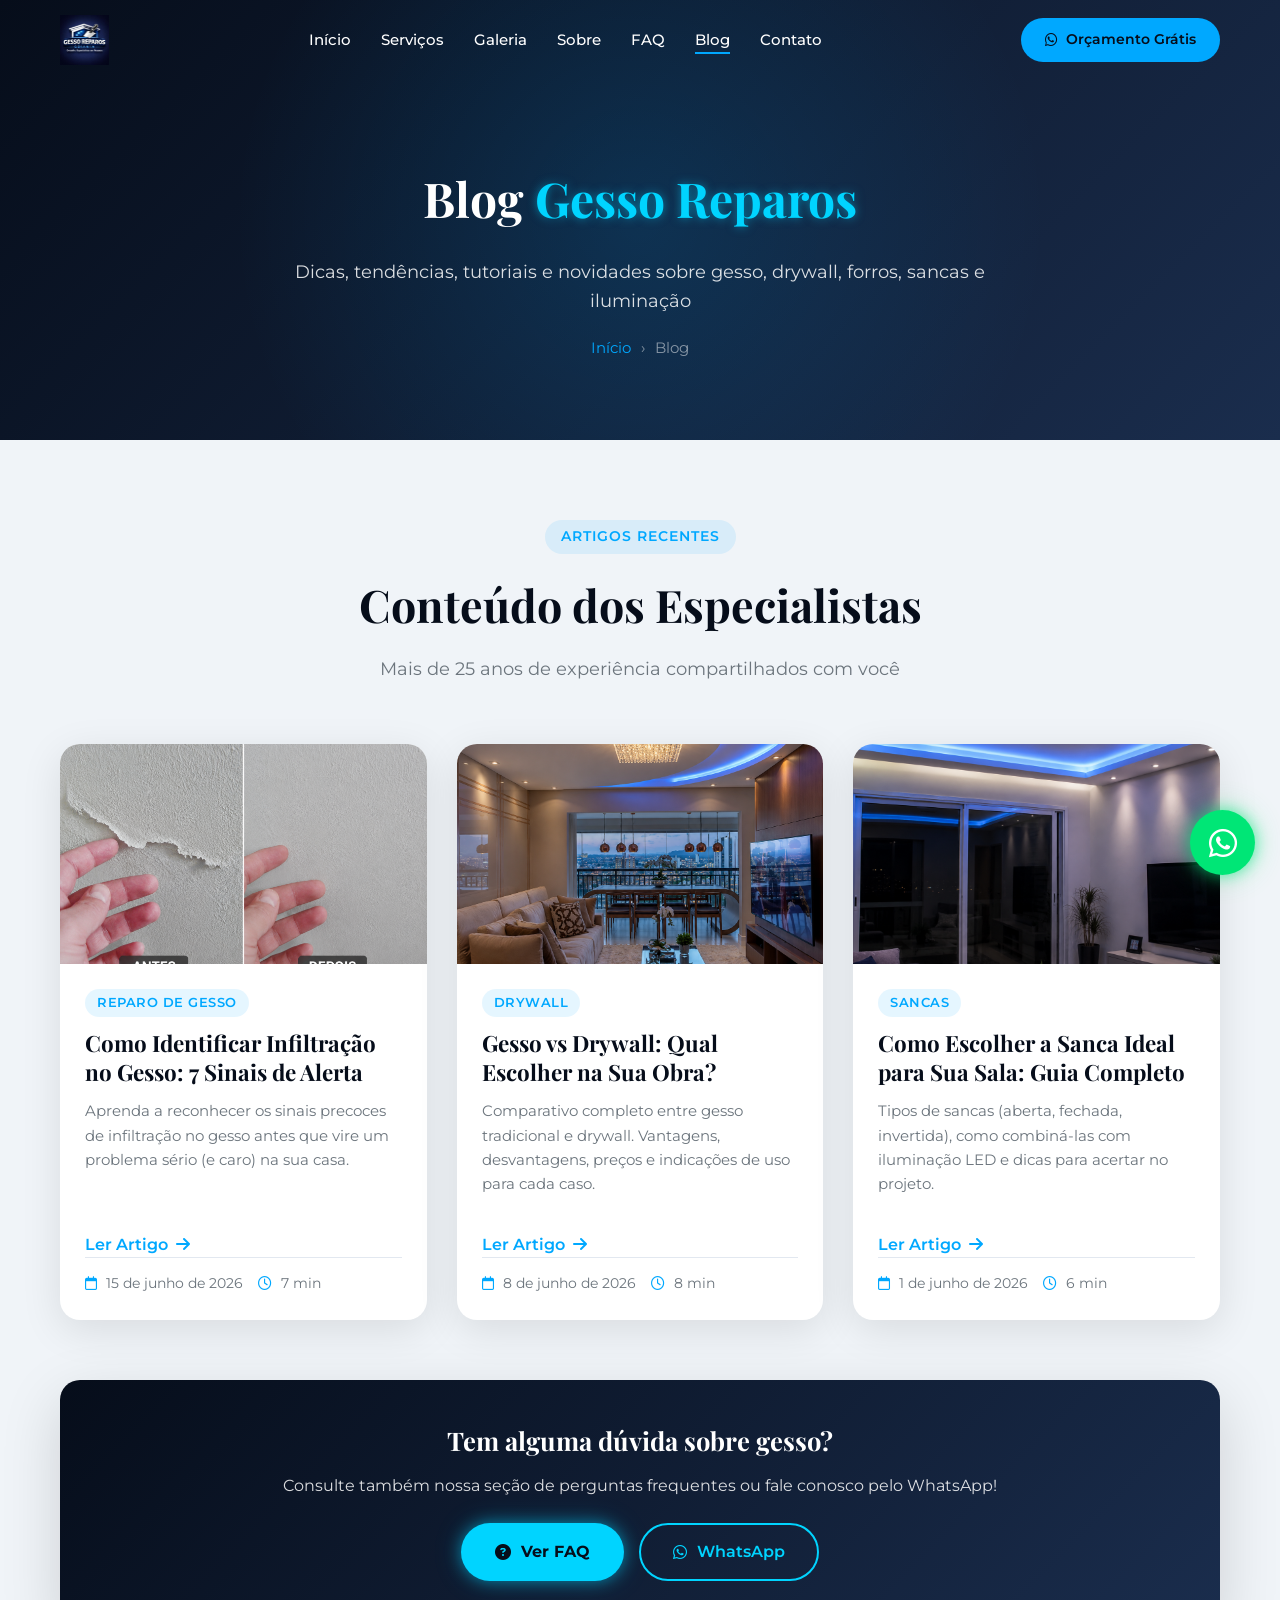
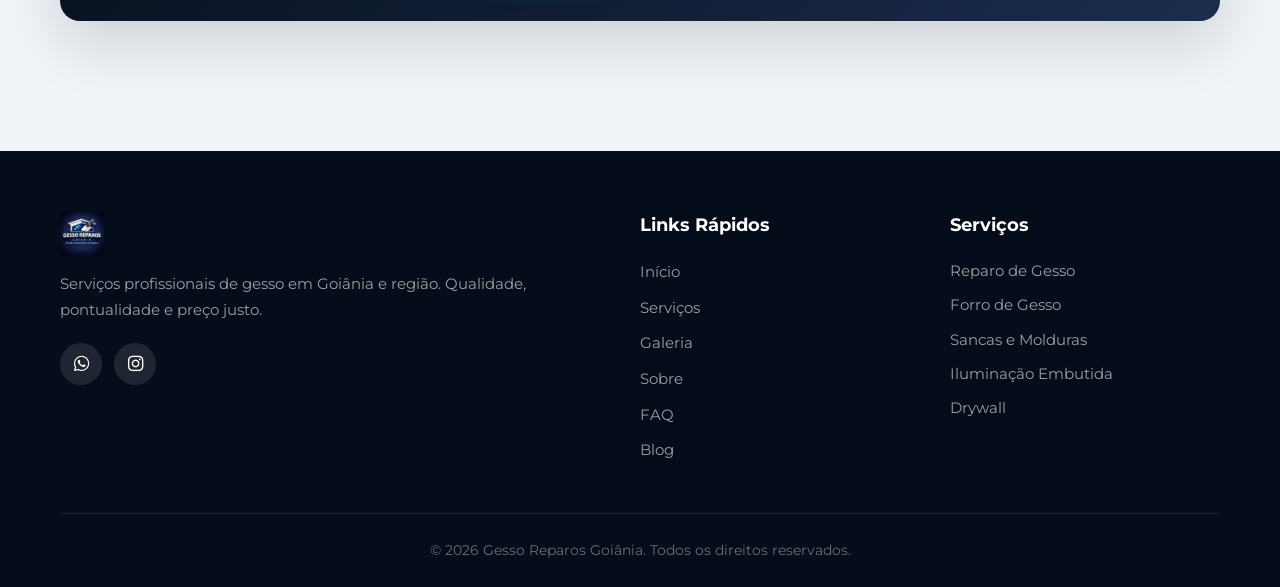
<file: blog/index.html>
<!DOCTYPE html>
<html lang="pt-BR">
<head>
    <meta charset="UTF-8">
    <meta name="viewport" content="width=device-width, initial-scale=1.0">
    <title>Blog Gesso Reparos Goiânia | Dicas e Novidades sobre Gesso</title>
    <meta name="description" content="Blog sobre gesso, drywall, forro, sancas e iluminação. Dicas, tutoriais, tendências e cuidados para sua obra em Goiânia. Conteúdo dos especialistas!">
    <meta name="keywords" content="blog gesso goiânia, dicas gesso, drywall blog, forro gesso dicas, tendências gesso, como fazer gesso">
    <meta name="robots" content="index, follow">
    <link rel="canonical" href="https://gessoreparosgoiania.com.br/blog/">

    <meta property="og:type" content="website">
    <meta property="og:title" content="Blog Gesso Reparos - Dicas e Tendências sobre Gesso">
    <meta property="og:description" content="Artigos, dicas e novidades sobre gesso, drywall e iluminação por especialistas de Goiânia.">
    <meta property="og:url" content="https://gessoreparosgoiania.com.br/blog/">
    <meta property="og:image" content="https://gessoreparosgoiania.com.br/upload/logo1.png">

    <link rel="icon" href="../upload/logo1.png" type="image/png">
    <link href="https://fonts.googleapis.com/css2?family=Montserrat:wght@300;400;500;600;700;800&family=Playfair+Display:wght@700&display=swap" rel="stylesheet">
    <link rel="stylesheet" href="https://cdnjs.cloudflare.com/ajax/libs/font-awesome/6.5.0/css/all.min.css">
    <link rel="stylesheet" href="../styles.css">
    <link rel="stylesheet" href="../faq.css">
    <link rel="stylesheet" href="../pages.css">
</head>
<body>
    <header id="header">
        <nav class="navbar">
            <div class="container">
                <a href="../index.html" class="logo"><img src="../upload/logo1.png" alt="Gesso Reparos Goiânia Logo"></a>
                <ul class="nav-links">
                    <li><a href="../index.html#home">Início</a></li>
                    <li><a href="../servicos.html">Serviços</a></li>
                    <li><a href="../index.html#galeria">Galeria</a></li>
                    <li><a href="../index.html#sobre">Sobre</a></li>
                    <li><a href="../faq.html">FAQ</a></li>
                    <li><a href="index.html" class="active">Blog</a></li>
                    <li><a href="../index.html#contato">Contato</a></li>
                </ul>
                <a href="https://wa.me/556241031439" class="btn-cta" data-wa-source="header" target="_blank" rel="noopener"><i class="fab fa-whatsapp"></i> Orçamento Grátis</a>
                <div class="hamburger"><span></span></div>
            </div>
        </nav>
    </header>

    <section class="blog-hero">
        <div class="container">
            <h1>Blog <span style="color: var(--neon-blue); text-shadow: 0 0 10px rgba(0,212,255,0.5);">Gesso Reparos</span></h1>
            <p>Dicas, tendências, tutoriais e novidades sobre gesso, drywall, forros, sancas e iluminação</p>
            <nav class="breadcrumb" style="margin-top: 20px;">
                <a href="../index.html">Início</a>
                <span>›</span>
                <span>Blog</span>
            </nav>
        </div>
    </section>

    <section class="blog-list">
        <div class="container">
            <div class="section-header">
                <span class="section-tag">Artigos Recentes</span>
                <h2 class="section-title">Conteúdo dos Especialistas</h2>
                <p class="section-subtitle">Mais de 25 anos de experiência compartilhados com você</p>
            </div>

            <div class="blog-grid">
                <article class="blog-card">
                    <img src="../upload/antes_depois2.png" alt="Como identificar infiltração no gesso" class="blog-card-image">
                    <div class="blog-card-content">
                        <span class="blog-card-tag">Reparo de Gesso</span>
                        <h2><a href="como-identificar-infiltracao-no-gesso.html">Como Identificar Infiltração no Gesso: 7 Sinais de Alerta</a></h2>
                        <p class="blog-card-excerpt">Aprenda a reconhecer os sinais precoces de infiltração no gesso antes que vire um problema sério (e caro) na sua casa.</p>
                        <a href="como-identificar-infiltracao-no-gesso.html" class="blog-read-more">Ler Artigo <i class="fas fa-arrow-right"></i></a>
                        <div class="blog-card-meta">
                            <span><i class="far fa-calendar"></i> 15 de junho de 2026</span>
                            <span><i class="far fa-clock"></i> 7 min</span>
                        </div>
                    </div>
                </article>

                <article class="blog-card">
                    <img src="../upload/projeto (2).png" alt="Gesso vs Drywall qual escolher" class="blog-card-image">
                    <div class="blog-card-content">
                        <span class="blog-card-tag">Drywall</span>
                        <h2><a href="gesso-vs-drywall-qual-escolher.html">Gesso vs Drywall: Qual Escolher na Sua Obra?</a></h2>
                        <p class="blog-card-excerpt">Comparativo completo entre gesso tradicional e drywall. Vantagens, desvantagens, preços e indicações de uso para cada caso.</p>
                        <a href="gesso-vs-drywall-qual-escolher.html" class="blog-read-more">Ler Artigo <i class="fas fa-arrow-right"></i></a>
                        <div class="blog-card-meta">
                            <span><i class="far fa-calendar"></i> 8 de junho de 2026</span>
                            <span><i class="far fa-clock"></i> 8 min</span>
                        </div>
                    </div>
                </article>

                <article class="blog-card">
                    <img src="../upload/projeto (3).png" alt="Como escolher sanca para sua sala" class="blog-card-image">
                    <div class="blog-card-content">
                        <span class="blog-card-tag">Sancas</span>
                        <h2><a href="como-escolher-sanca-para-sala.html">Como Escolher a Sanca Ideal para Sua Sala: Guia Completo</a></h2>
                        <p class="blog-card-excerpt">Tipos de sancas (aberta, fechada, invertida), como combiná-las com iluminação LED e dicas para acertar no projeto.</p>
                        <a href="como-escolher-sanca-para-sala.html" class="blog-read-more">Ler Artigo <i class="fas fa-arrow-right"></i></a>
                        <div class="blog-card-meta">
                            <span><i class="far fa-calendar"></i> 1 de junho de 2026</span>
                            <span><i class="far fa-clock"></i> 6 min</span>
                        </div>
                    </div>
                </article>
            </div>

            <div class="blog-post-cta" style="margin-top: 60px;">
                <h3>Tem alguma dúvida sobre gesso?</h3>
                <p>Consulte também nossa seção de perguntas frequentes ou fale conosco pelo WhatsApp!</p>
                <div style="display: flex; gap: 15px; justify-content: center; flex-wrap: wrap; margin-top: 25px;">
                    <a href="../faq.html" class="btn btn-primary btn-neon"><i class="fas fa-question-circle"></i> Ver FAQ</a>
                    <a href="https://wa.me/556241031439" class="btn btn-outline" style="border-color: var(--neon-blue); color: var(--neon-blue);" target="_blank" rel="noopener"><i class="fab fa-whatsapp"></i> WhatsApp</a>
                </div>
            </div>
        </div>
    </section>

    <footer class="footer">
        <div class="container">
            <div class="footer-grid">
                <div class="footer-brand">
                    <img src="../upload/logo1.png" alt="Gesso Reparos Goiânia" class="footer-logo">
                    <p>Serviços profissionais de gesso em Goiânia e região. Qualidade, pontualidade e preço justo.</p>
                    <div class="footer-social">
                        <a href="https://wa.me/556241031439" target="_blank" rel="noopener" aria-label="WhatsApp"><i class="fab fa-whatsapp"></i></a>
                        <a href="https://www.instagram.com/gessoreparosgoiania" target="_blank" rel="noopener" aria-label="Instagram"><i class="fab fa-instagram"></i></a>
                    </div>
                </div>
                <div class="footer-links">
                    <h4>Links Rápidos</h4>
                    <ul>
                        <li><a href="../index.html#home">Início</a></li>
                        <li><a href="../servicos.html">Serviços</a></li>
                        <li><a href="../index.html#galeria">Galeria</a></li>
                        <li><a href="../index.html#sobre">Sobre</a></li>
                        <li><a href="../faq.html">FAQ</a></li>
                        <li><a href="index.html">Blog</a></li>
                    </ul>
                </div>
                <div class="footer-services">
                    <h4>Serviços</h4>
                    <ul>
                        <li><a href="../servicos/reparo-de-gesso.html">Reparo de Gesso</a></li>
                        <li><a href="../servicos/forro-de-gesso.html">Forro de Gesso</a></li>
                        <li><a href="../servicos/sancas-e-molduras.html">Sancas e Molduras</a></li>
                        <li><a href="../servicos/iluminacao-embutida.html">Iluminação Embutida</a></li>
                        <li><a href="../servicos/drywall.html">Drywall</a></li>
                    </ul>
                </div>
            </div>
            <div class="footer-bottom"><p>&copy; 2026 Gesso Reparos Goiânia. Todos os direitos reservados.</p></div>
        </div>
    </footer>

    <a href="https://wa.me/556241031439" class="whatsapp-float" data-wa-source="floating" target="_blank" rel="noopener" aria-label="Contato via WhatsApp"><i class="fab fa-whatsapp"></i></a>
    <button id="backToTop" class="back-to-top" aria-label="Voltar ao topo"><i class="fas fa-chevron-up"></i></button>

    <script src="../script.js"></script>
    <script src="../whatsapp-tracking.js"></script>
</body>
</html>
</file>
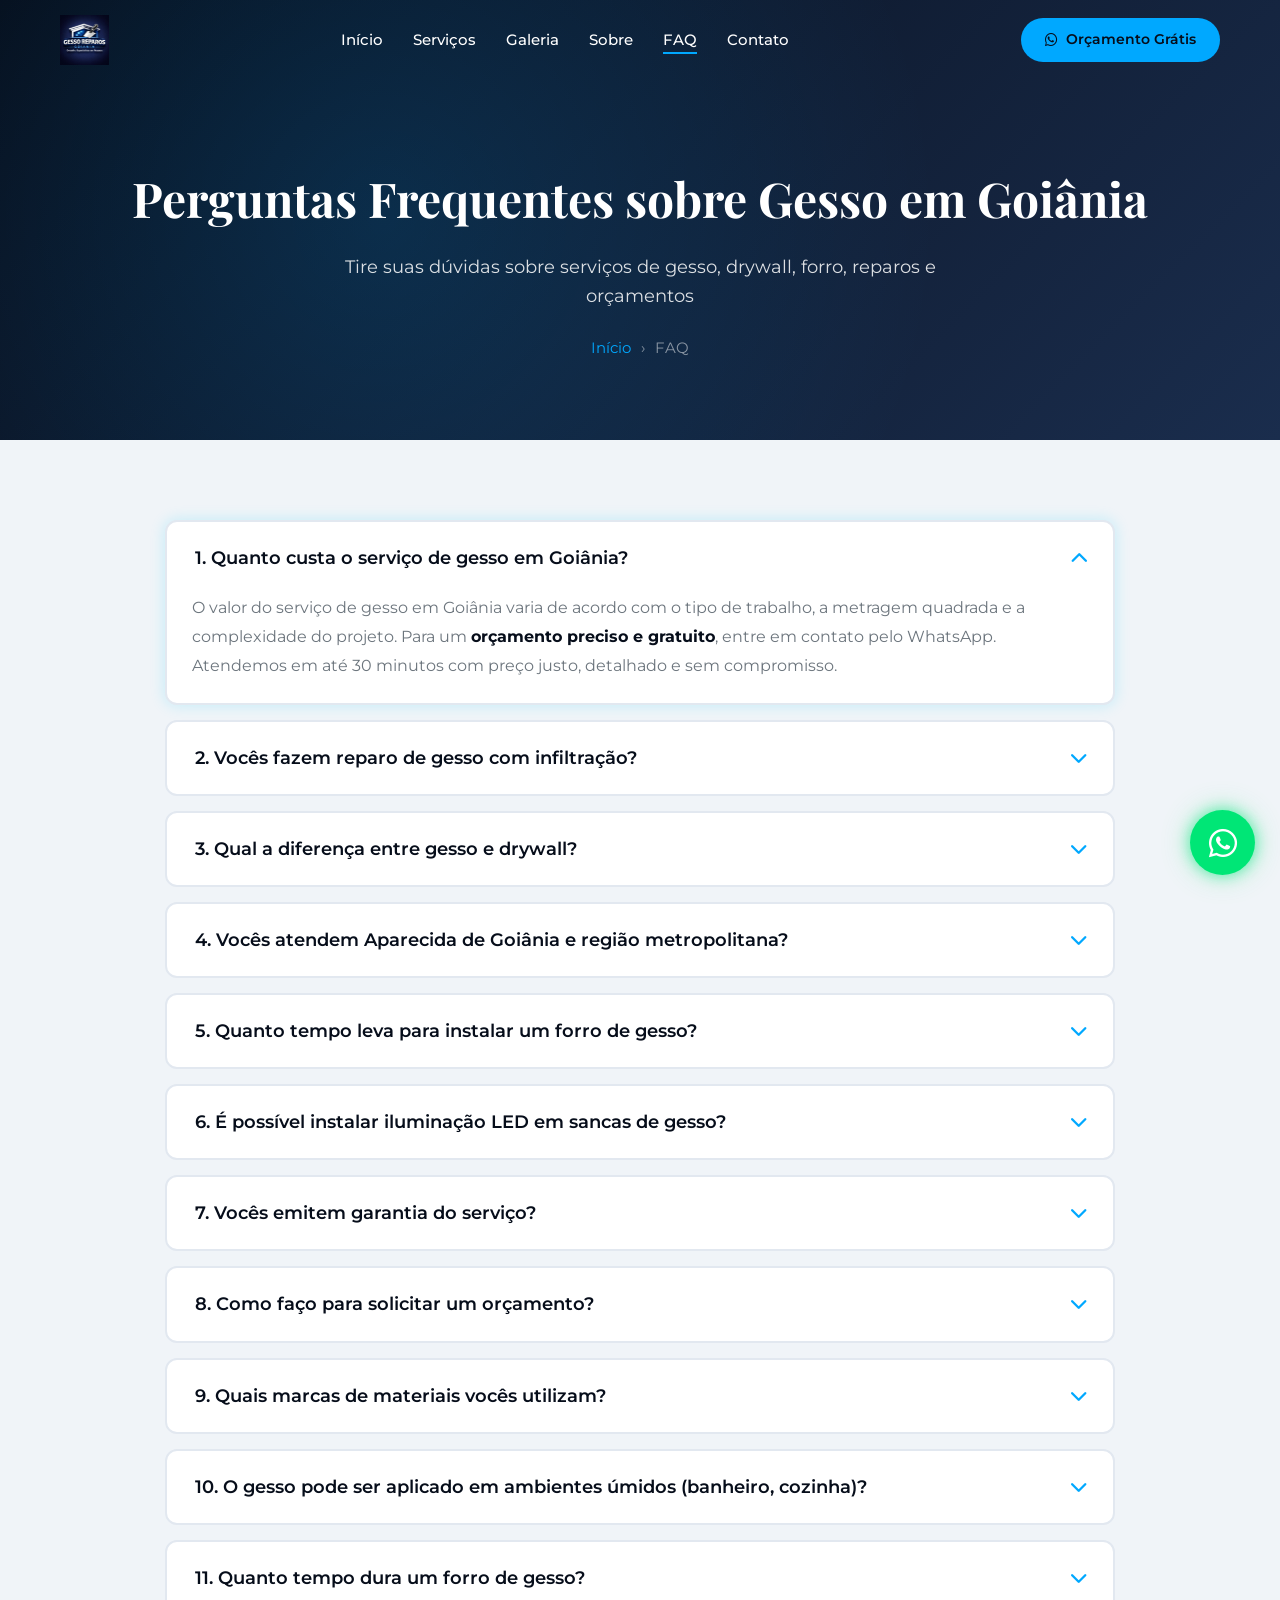
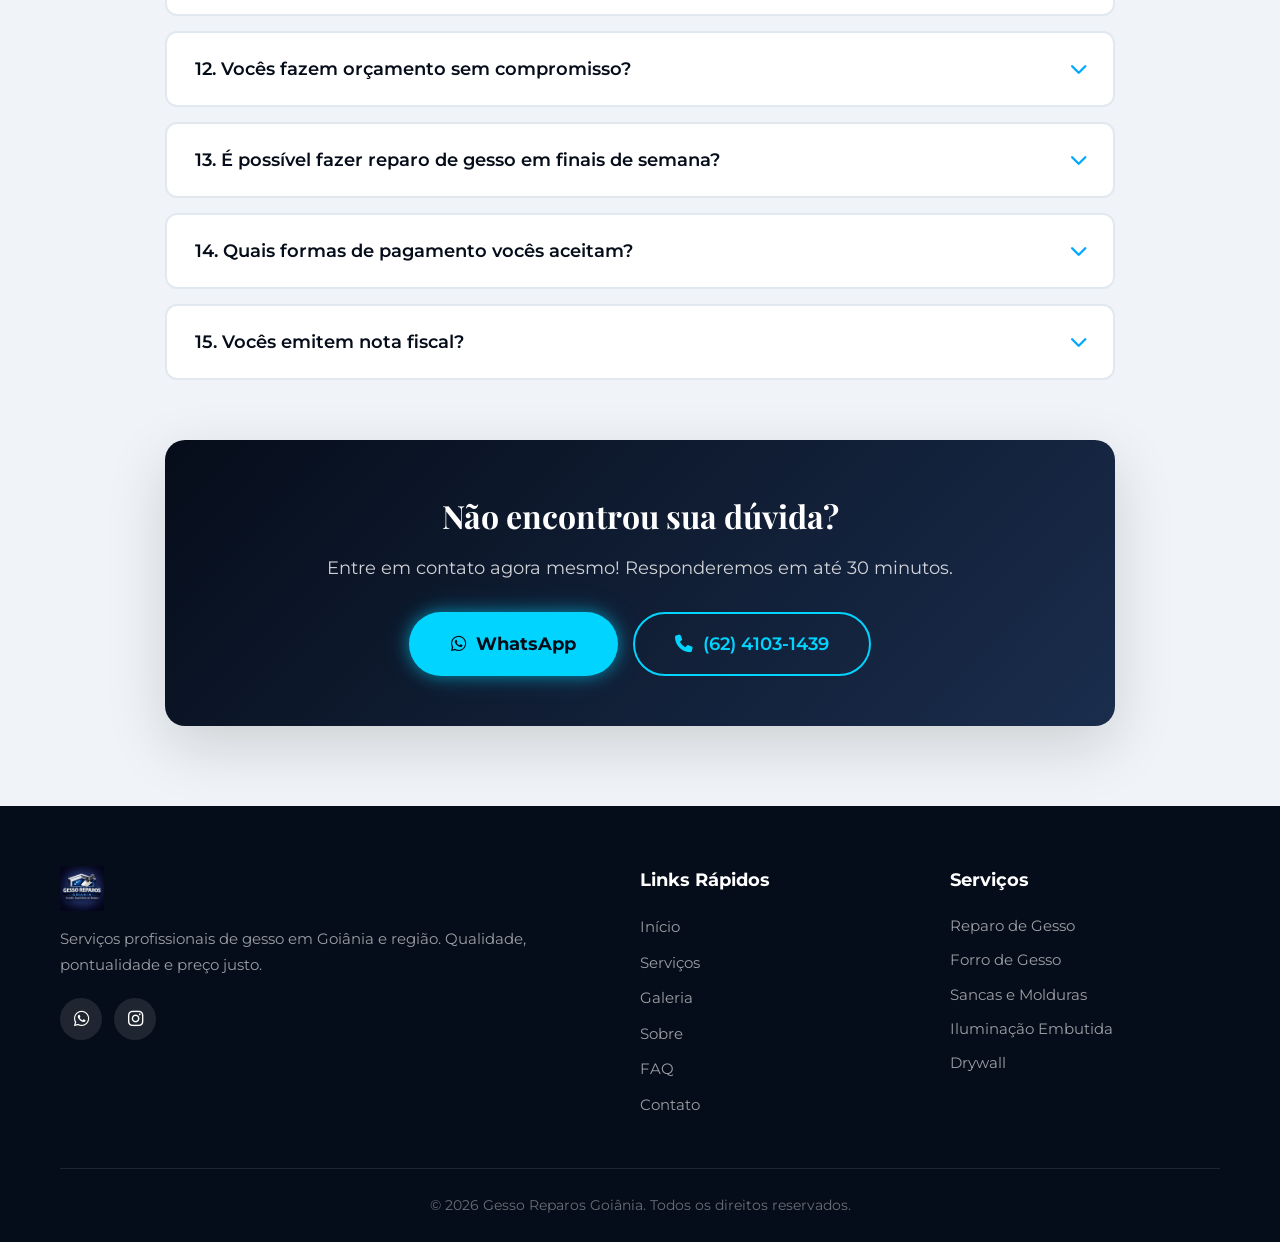
<file: faq.html>
<!DOCTYPE html>
<html lang="pt-BR">
<head>
    <!-- Google Tag Manager -->
    <script>(function(w,d,s,l,i){w[l]=w[l]=w[l]||[];w[l].push({'gtm.start':
    new Date().getTime(),event:'gtm.js'});var f=d.getElementsByTagName(s)[0],
    j=d.createElement(s),dl=l!='dataLayer'?'&l='+l:'';j.async=true;j.src=
    'https://www.googletagmanager.com/gtm.js?id='+i+dl;f.parentNode.insertBefore(j,f);
    })(window,document,'script','dataLayer','GTM-MTJVPDD7');</script>
    <!-- End Google Tag Manager -->
    <meta charset="UTF-8">
    <meta name="viewport" content="width=device-width, initial-scale=1.0">
    <title>Perguntas Frequentes sobre Gesso em Goiânia | FAQ - Gesso Reparos</title>
    <meta name="description" content="Tire suas dúvidas sobre serviços de gesso em Goiânia: preços, prazos, drywall, forro, reparos, infiltrações, sancas e iluminação. Respostas dos especialistas!">
    <meta name="keywords" content="faq gesso goiânia, dúvidas gesseiro, perguntas gesso, preço gesso goiânia, drywall dúvidas">
    <meta name="robots" content="index, follow">
    <link rel="canonical" href="https://gessoreparosgoiania.com.br/faq.html">

    <!-- Open Graph -->
    <meta property="og:type" content="website">
    <meta property="og:title" content="FAQ - Perguntas Frequentes sobre Gesso em Goiânia">
    <meta property="og:description" content="Tire suas dúvidas sobre serviços de gesso em Goiânia. Respostas dos especialistas!">
    <meta property="og:url" content="https://gessoreparosgoiania.com.br/faq.html">
    <meta property="og:image" content="https://gessoreparosgoiania.com.br/upload/logo1.png">

    <!-- Schema.org FAQPage -->
    <script type="application/ld+json">
    {
        "@context": "https://schema.org",
        "@type": "FAQPage",
        "mainEntity": [
            {
                "@type": "Question",
                "name": "Quanto custa o serviço de gesso em Goiânia?",
                "acceptedAnswer": {
                    "@type": "Answer",
                    "text": "O valor varia conforme o tipo de trabalho, metragem e complexidade. Realizamos orçamento gratuito pelo WhatsApp em até 30 minutos."
                }
            },
            {
                "@type": "Question",
                "name": "Vocês fazem reparo de gesso com infiltração?",
                "acceptedAnswer": {
                    "@type": "Answer",
                    "text": "Sim, somos especialistas em reparo de gesso com infiltração, trincas, buracos e gesso caído. Identificamos e tratamos a causa antes do acabamento."
                }
            },
            {
                "@type": "Question",
                "name": "Qual a diferença entre gesso e drywall?",
                "acceptedAnswer": {
                    "@type": "Answer",
                    "text": "O gesso é aplicado diretamente sobre estruturas, ideal para forros e acabamentos. O drywall usa placas acartonadas em estrutura metálica, sendo mais rápido para paredes e divisórias."
                }
            },
            {
                "@type": "Question",
                "name": "Vocês atendem Aparecida de Goiânia e região metropolitana?",
                "acceptedAnswer": {
                    "@type": "Answer",
                    "text": "Sim, atendemos Aparecida de Goiânia, Senador Canedo, Trindade, Goianira, Hidrolândia e toda a região metropolitana."
                }
            },
            {
                "@type": "Question",
                "name": "Quanto tempo leva para instalar um forro de gesso?",
                "acceptedAnswer": {
                    "@type": "Answer",
                    "text": "Forro liso padrão: 1 a 2 dias. Forros decorados com sancas e iluminação: 3 a 5 dias. Prazo informado no orçamento."
                }
            },
            {
                "@type": "Question",
                "name": "É possível instalar iluminação LED em sancas de gesso?",
                "acceptedAnswer": {
                    "@type": "Answer",
                    "text": "Sim, somos especialistas em sancas com iluminação embutida, spots direcionais, fitas LED e luminárias."
                }
            },
            {
                "@type": "Question",
                "name": "Vocês emitem garantia do serviço?",
                "acceptedAnswer": {
                    "@type": "Answer",
                    "text": "Sim, todos os serviços possuem garantia de qualidade com materiais de primeira linha e profissionais experientes."
                }
            }
        ]
    }
    </script>

    <link rel="icon" href="upload/logo1.png" type="image/png">
    <link href="https://fonts.googleapis.com/css2?family=Montserrat:wght@300;400;500;600;700;800&family=Playfair+Display:wght@700&display=swap" rel="stylesheet">
    <link rel="stylesheet" href="https://cdnjs.cloudflare.com/ajax/libs/font-awesome/6.5.0/css/all.min.css">
    <link rel="stylesheet" href="styles.css">
    <link rel="stylesheet" href="faq.css">
</head>
<body>
    <!-- Google Tag Manager (noscript) -->
    <noscript><iframe src="https://www.googletagmanager.com/ns.html?id=GTM-MTJVPDD7"
    height="0" width="0" style="display:none;visibility:hidden"></iframe></noscript>

    <!-- Header -->
    <header id="header">
        <nav class="navbar">
            <div class="container">
                <a href="index.html" class="logo">
                    <img src="upload/logo1.png" alt="Gesso Reparos Goiânia Logo">
                </a>
                <ul class="nav-links">
                    <li><a href="index.html#home">Início</a></li>
                    <li><a href="index.html#servicos">Serviços</a></li>
                    <li><a href="index.html#galeria">Galeria</a></li>
                    <li><a href="index.html#sobre">Sobre</a></li>
                    <li><a href="faq.html" class="active">FAQ</a></li>
                    <li><a href="index.html#contato">Contato</a></li>
                </ul>
                <a href="https://wa.me/556241031439" class="btn-cta" data-wa-source="header" target="_blank" rel="noopener">
                    <i class="fab fa-whatsapp"></i> Orçamento Grátis
                </a>
                <div class="hamburger">
                    <span></span>
                </div>
            </div>
        </nav>
    </header>

    <!-- FAQ Hero -->
    <section class="page-hero">
        <div class="container">
            <h1>Perguntas Frequentes sobre Gesso em Goiânia</h1>
            <p>Tire suas dúvidas sobre serviços de gesso, drywall, forro, reparos e orçamentos</p>
            <nav class="breadcrumb" aria-label="breadcrumb">
                <a href="index.html">Início</a>
                <span>›</span>
                <span>FAQ</span>
            </nav>
        </div>
    </section>

    <!-- FAQ Content -->
    <section class="faq-page">
        <div class="container">
            <div class="faq-list">
                <details class="faq-item" open>
                    <summary>1. Quanto custa o serviço de gesso em Goiânia?</summary>
                    <p>O valor do serviço de gesso em Goiânia varia de acordo com o tipo de trabalho, a metragem quadrada e a complexidade do projeto. Para um <strong>orçamento preciso e gratuito</strong>, entre em contato pelo WhatsApp. Atendemos em até 30 minutos com preço justo, detalhado e sem compromisso.</p>
                </details>

                <details class="faq-item">
                    <summary>2. Vocês fazem reparo de gesso com infiltração?</summary>
                    <p>Sim! Somos <strong>especialistas em reparo de gesso com infiltração</strong>, trincas, buracos, gesso caído e manchas. Nosso processo começa com a identificação e tratamento da causa raiz da infiltração para depois fazer o acabamento. Isso garante que o problema não volte.</p>
                </details>

                <details class="faq-item">
                    <summary>3. Qual a diferença entre gesso e drywall?</summary>
                    <p>O <strong>gesso tradicional</strong> é aplicado diretamente sobre estruturas (metal, madeira) e é ideal para forros, sancas e acabamentos decorativos. O <strong>drywall</strong> é composto por placas de gesso acartonado fixadas em estruturas metálicas, sendo mais rápido, limpo e versátil para paredes, divisórias, nichos e closets.</p>
                </details>

                <details class="faq-item">
                    <summary>4. Vocês atendem Aparecida de Goiânia e região metropolitana?</summary>
                    <p>Sim! Atendemos <strong>Aparecida de Goiânia, Senador Canedo, Trindade, Goianira, Hidrolândia</strong> e toda a região metropolitana de Goiânia. Para locais mais distantes, consulte disponibilidade pelo WhatsApp.</p>
                </details>

                <details class="faq-item">
                    <summary>5. Quanto tempo leva para instalar um forro de gesso?</summary>
                    <p>O prazo depende da metragem e do tipo de forro. Em média:<br>
                    • <strong>Forro de gesso liso (sala padrão):</strong> 1 a 2 dias<br>
                    • <strong>Forro decorado com sancas:</strong> 3 a 5 dias<br>
                    • <strong>Drywall (parede/divisória):</strong> 2 a 3 dias<br>
                    Sempre informamos o prazo exato no orçamento.</p>
                </details>

                <details class="faq-item">
                    <summary>6. É possível instalar iluminação LED em sancas de gesso?</summary>
                    <p>Sim! Somos especialistas em <strong>sancas com iluminação embutida</strong>. Trabalhamos com spots direcionais, fitas LED, luminárias embutidas e projetamos o melhor efeito de luz para valorizar seu ambiente.</p>
                </details>

                <details class="faq-item">
                    <summary>7. Vocês emitem garantia do serviço?</summary>
                    <p>Sim! Todos os nossos serviços possuem <strong>garantia de qualidade</strong>. Trabalhamos com materiais de primeira linha (Placo, Knauf, Deca) e profissionais experientes para entregar acabamento impecável.</p>
                </details>

                <details class="faq-item">
                    <summary>8. Como faço para solicitar um orçamento?</summary>
                    <p>É muito fácil! Clique no botão do <strong>WhatsApp</strong> e envie uma mensagem descrevendo o serviço que você precisa. Pode enviar fotos também! Responderemos em <strong>até 30 minutos</strong> com o orçamento gratuito e sem compromisso.</p>
                </details>

                <details class="faq-item">
                    <summary>9. Quais marcas de materiais vocês utilizam?</summary>
                    <p>Trabalhamos com as melhores marcas do mercado: <strong>Placo, Knauf, Deca, Suvinil, Coral</strong>. Utilizamos perfis metálicos galvanizados, placas de drywall de alta qualidade e massas premium para garantir um acabamento superior e duradouro.</p>
                </details>

                <details class="faq-item">
                    <summary>10. O gesso pode ser aplicado em ambientes úmidos (banheiro, cozinha)?</summary>
                    <p>Sim, mas com <strong>cuidados especiais</strong>. Para ambientes úmidos, utilizamos <strong>drywall verde (RU)</strong> que é resistente à umidade, ou gesso com tratamento hidrofugante. Em áreas com vapor (box do banheiro), recomendamos acabamento com pintura epóxi.</p>
                </details>

                <details class="faq-item">
                    <summary>11. Quanto tempo dura um forro de gesso?</summary>
                    <p>Um <strong>forro de gesso bem instalado</strong> pode durar <strong>20 a 30 anos</strong> ou mais, desde que não haja infiltrações, umidade excessiva ou movimentações estruturais. A manutenção preventiva é simples: evitar pancadas e manter a pintura em dia.</p>
                </details>

                <details class="faq-item">
                    <summary>12. Vocês fazem orçamento sem compromisso?</summary>
                    <p>Sim, <strong>100% sem compromisso</strong>. Avaliamos o serviço, enviamos o orçamento detalhado e você decide se quer contratar. Sem pressão, sem taxa, sem enrolação.</p>
                </details>

                <details class="faq-item">
                    <summary>13. É possível fazer reparo de gesso em finais de semana?</summary>
                    <p>Sim, atendemos aos <strong>sábados de 08:00 às 12:00</strong>. Para serviços emergenciais em outros horários, consulte disponibilidade pelo WhatsApp. Em casos de urgência (gesso caindo, infiltração grave), fazemos o possível para atender no mesmo dia.</p>
                </details>

                <details class="faq-item">
                    <summary>14. Quais formas de pagamento vocês aceitam?</summary>
                    <p>Aceitamos <strong>dinheiro, PIX, cartão de crédito (parcelado), cartão de débito e transferência bancária</strong>. Para serviços maiores, trabalhamos com entrada + parcelas. Condições especiais para serviços combinados.</p>
                </details>

                <details class="faq-item">
                    <summary>15. Vocês emitem nota fiscal?</summary>
                    <p>Sim, emitimos <strong>nota fiscal de serviços</strong> para pessoa física e jurídica (CNPJ). Para empresas, podemos emitir nota com retenção de impostos conforme legislação.</p>
                </details>
            </div>

            <div class="faq-cta-box">
                <h2>Não encontrou sua dúvida?</h2>
                <p>Entre em contato agora mesmo! Responderemos em até 30 minutos.</p>
                <div class="faq-cta-buttons">
                    <a href="https://wa.me/556241031439" class="btn btn-primary btn-neon btn-lg" data-wa-source="cta-meio" target="_blank" rel="noopener">
                        <i class="fab fa-whatsapp"></i> WhatsApp
                    </a>
                    <a href="tel:+556241031439" class="btn btn-outline btn-lg">
                        <i class="fas fa-phone"></i> (62) 4103-1439
                    </a>
                </div>
            </div>
        </div>
    </section>

    <!-- Footer -->
    <footer class="footer">
        <div class="container">
            <div class="footer-grid">
                <div class="footer-brand">
                    <img src="upload/logo1.png" alt="Gesso Reparos Goiânia" class="footer-logo">
                    <p>Serviços profissionais de gesso em Goiânia e região. Qualidade, pontualidade e preço justo.</p>
                    <div class="footer-social">
                        <a href="https://wa.me/556241031439" target="_blank" rel="noopener" aria-label="WhatsApp"><i class="fab fa-whatsapp"></i></a>
                        <a href="https://www.instagram.com/gessoreparosgoiania" target="_blank" rel="noopener" aria-label="Instagram"><i class="fab fa-instagram"></i></a>
                    </div>
                </div>
                <div class="footer-links">
                    <h4>Links Rápidos</h4>
                    <ul>
                        <li><a href="index.html#home">Início</a></li>
                        <li><a href="index.html#servicos">Serviços</a></li>
                        <li><a href="index.html#galeria">Galeria</a></li>
                        <li><a href="index.html#sobre">Sobre</a></li>
                        <li><a href="faq.html">FAQ</a></li>
                        <li><a href="index.html#contato">Contato</a></li>
                    </ul>
                </div>
                <div class="footer-services">
                    <h4>Serviços</h4>
                    <ul>
                        <li><a href="index.html#servicos">Reparo de Gesso</a></li>
                        <li><a href="index.html#servicos">Forro de Gesso</a></li>
                        <li><a href="index.html#servicos">Sancas e Molduras</a></li>
                        <li><a href="index.html#servicos">Iluminação Embutida</a></li>
                        <li><a href="index.html#servicos">Drywall</a></li>
                    </ul>
                </div>
            </div>
            <div class="footer-bottom">
                <p>&copy; 2026 Gesso Reparos Goiânia. Todos os direitos reservados.</p>
            </div>
        </div>
    </footer>

    <!-- WhatsApp Float -->
    <a href="https://wa.me/556241031439" class="whatsapp-float" data-wa-source="floating" target="_blank" rel="noopener" aria-label="Contato via WhatsApp">
        <i class="fab fa-whatsapp"></i>
    </a>

    <button id="backToTop" class="back-to-top" aria-label="Voltar ao topo">
        <i class="fas fa-chevron-up"></i>
    </button>

    <script src="script.js"></script>
    <script src="faq.js"></script>
    <script src="whatsapp-tracking.js"></script>
</body>
</html>
</file>
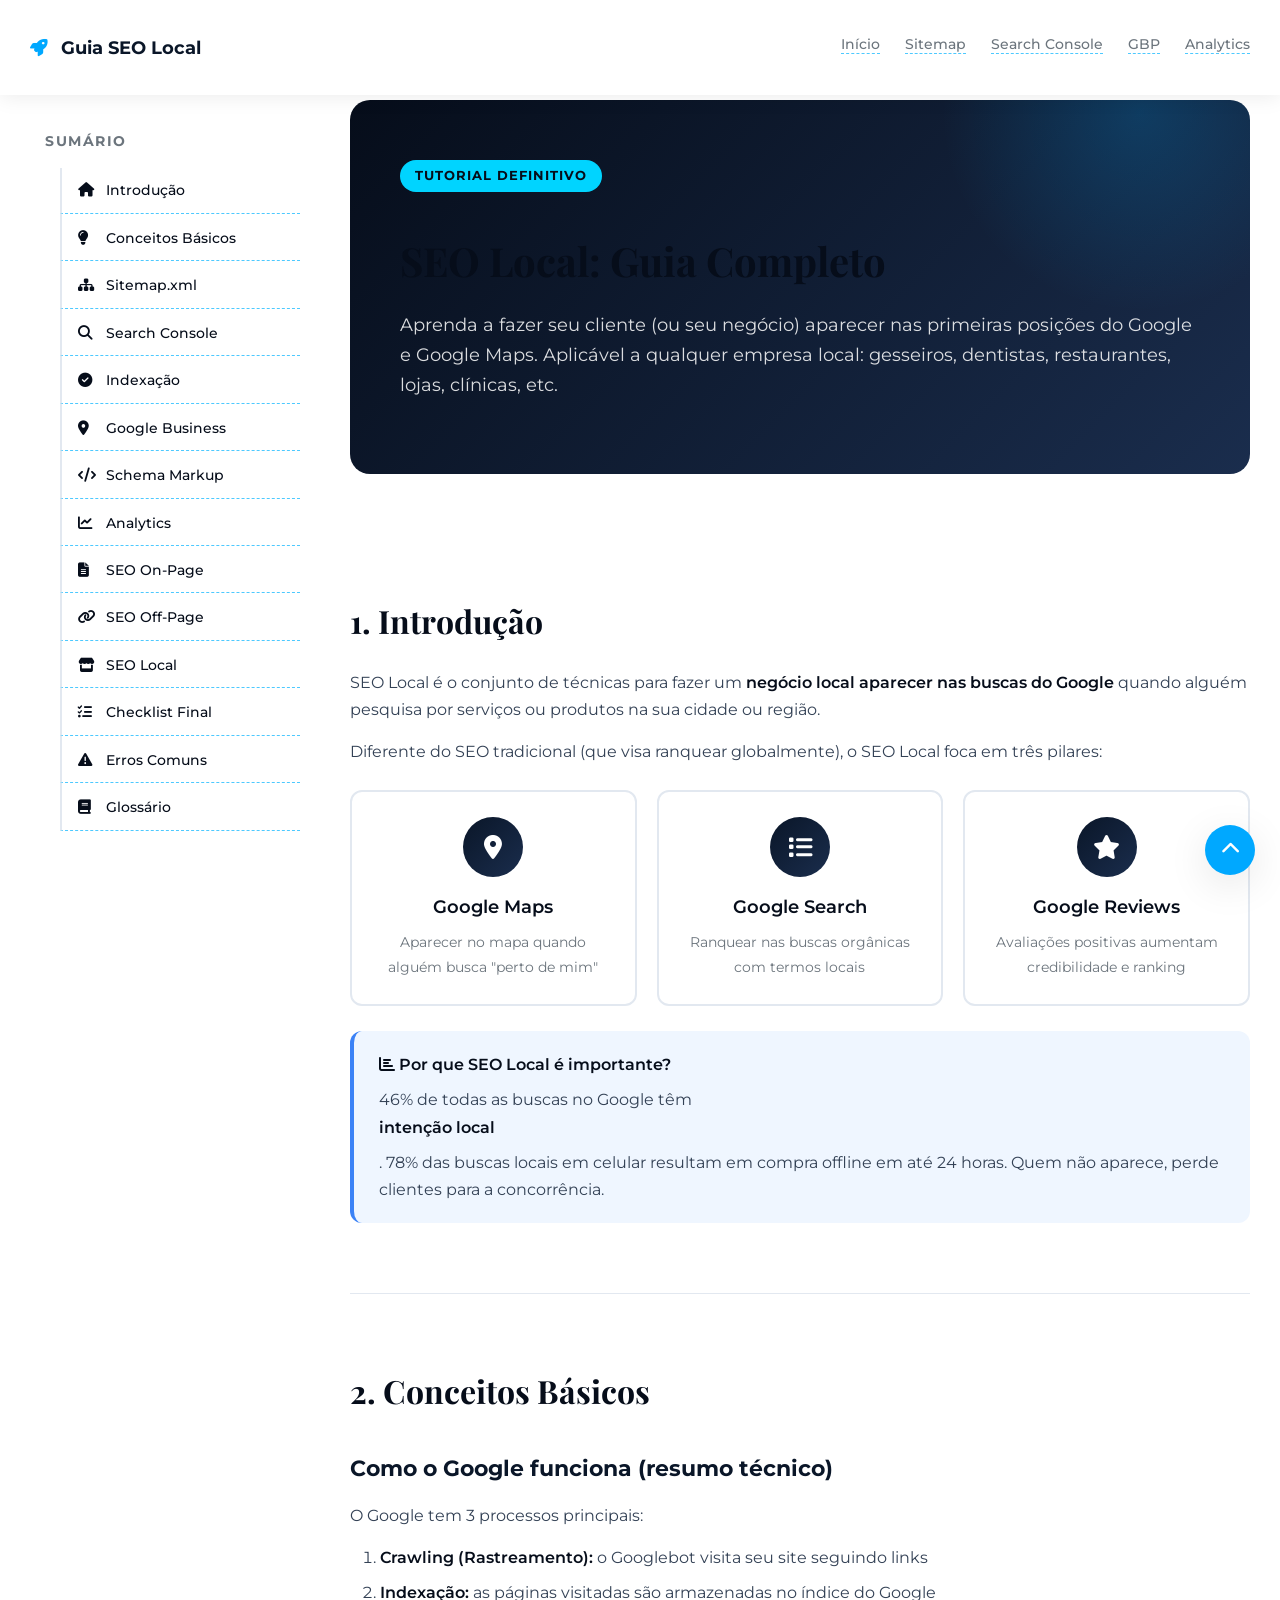
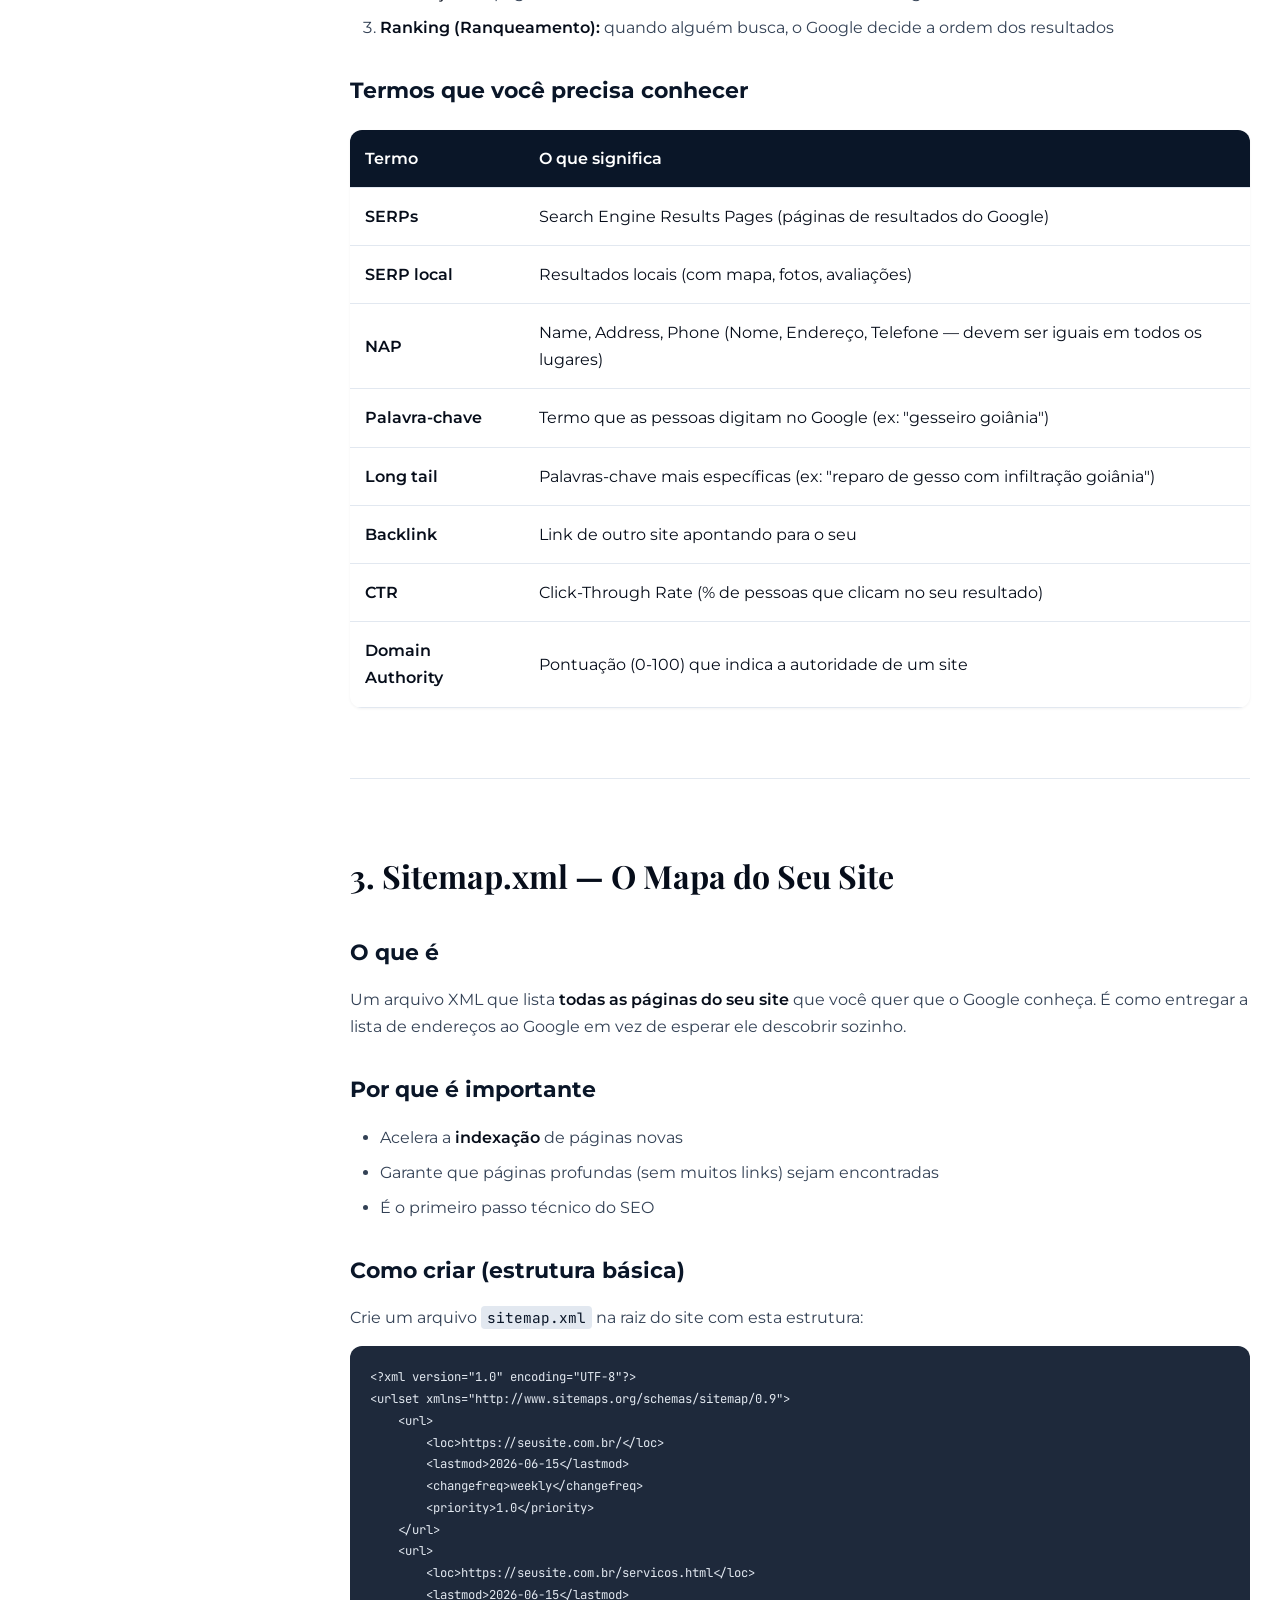
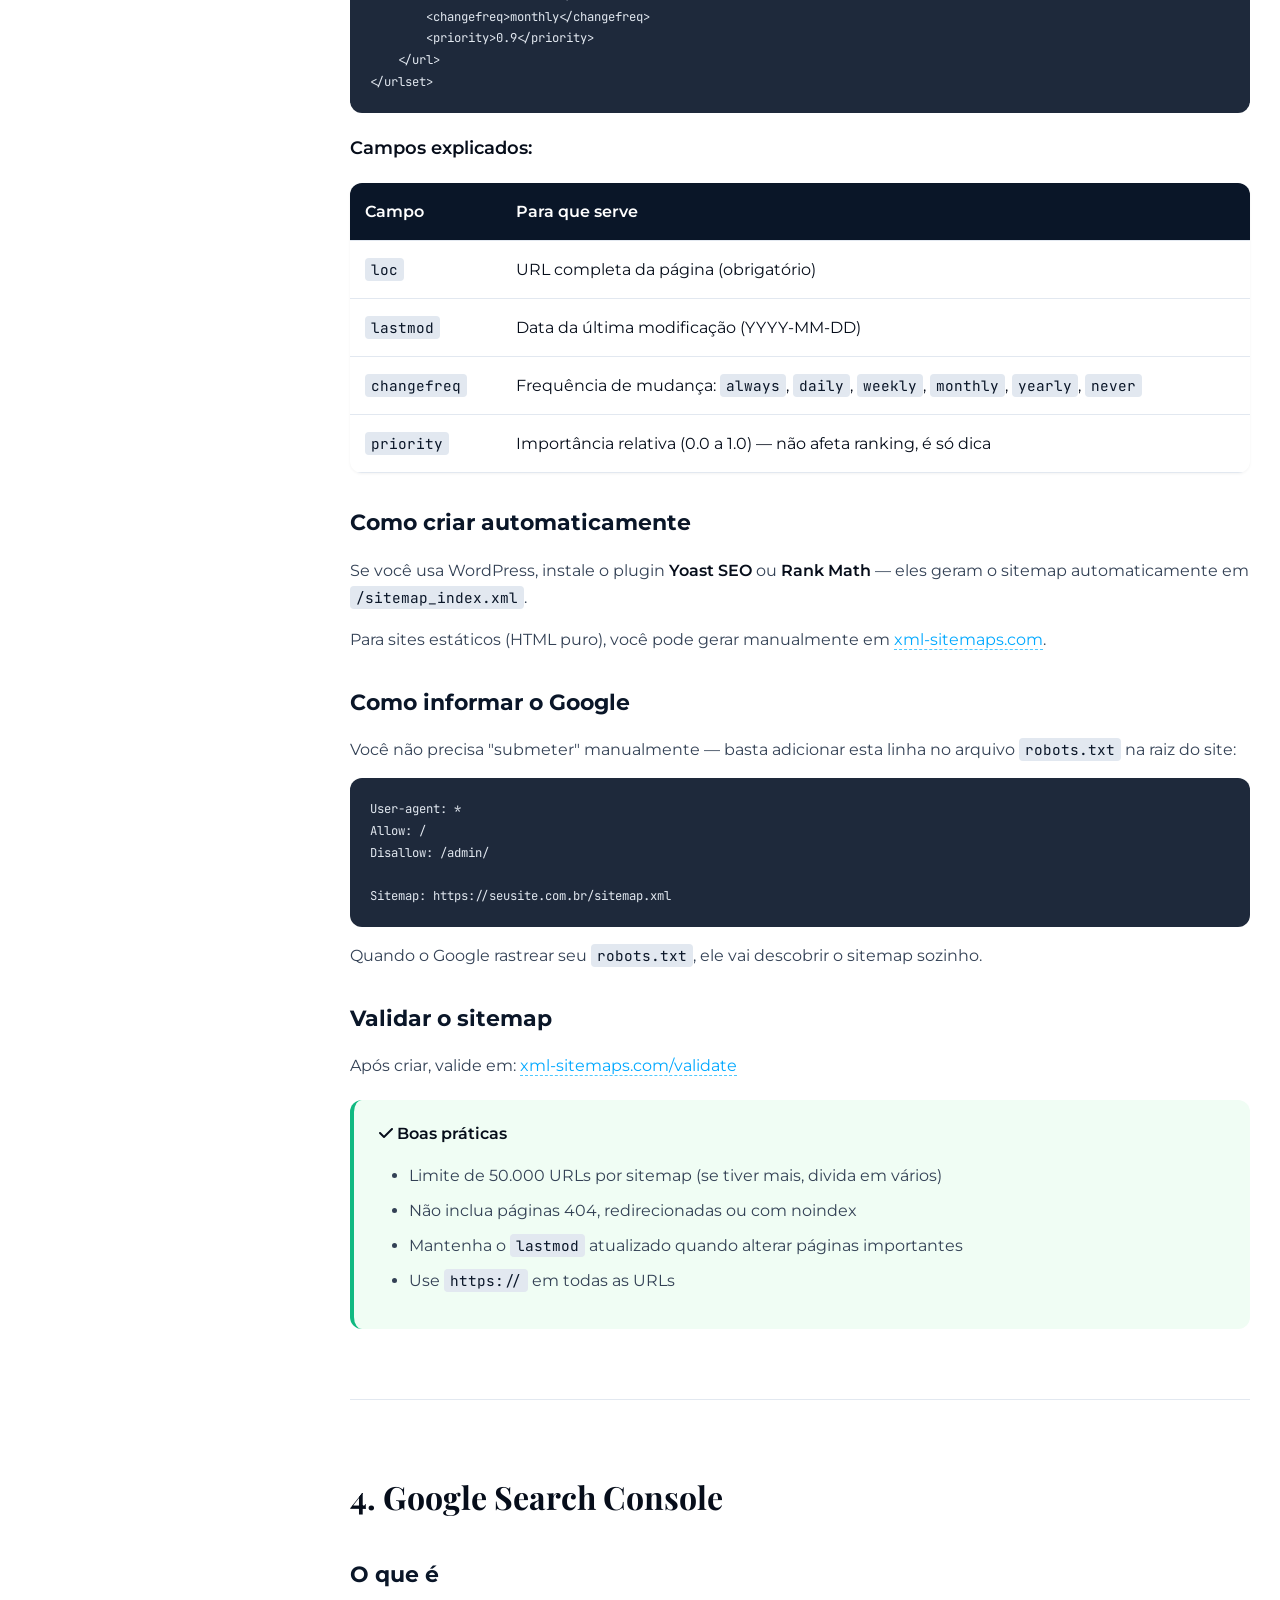
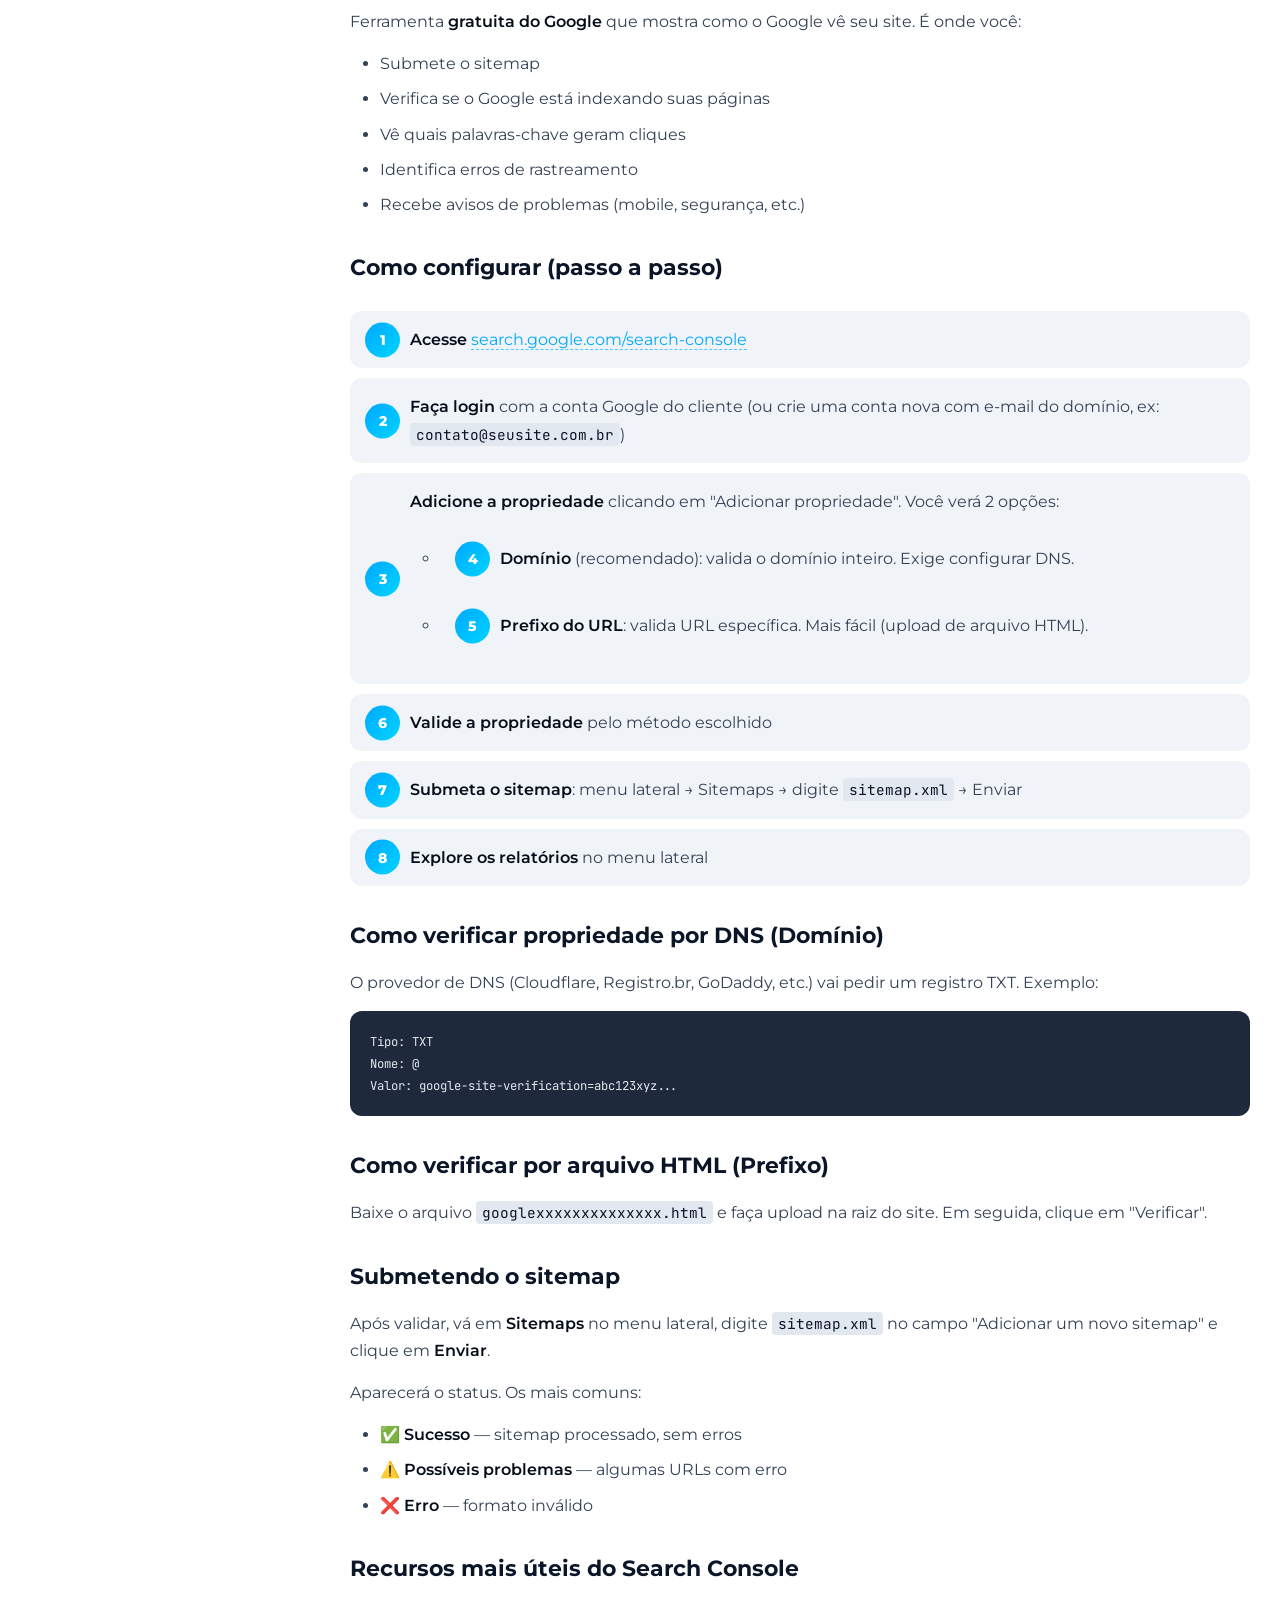
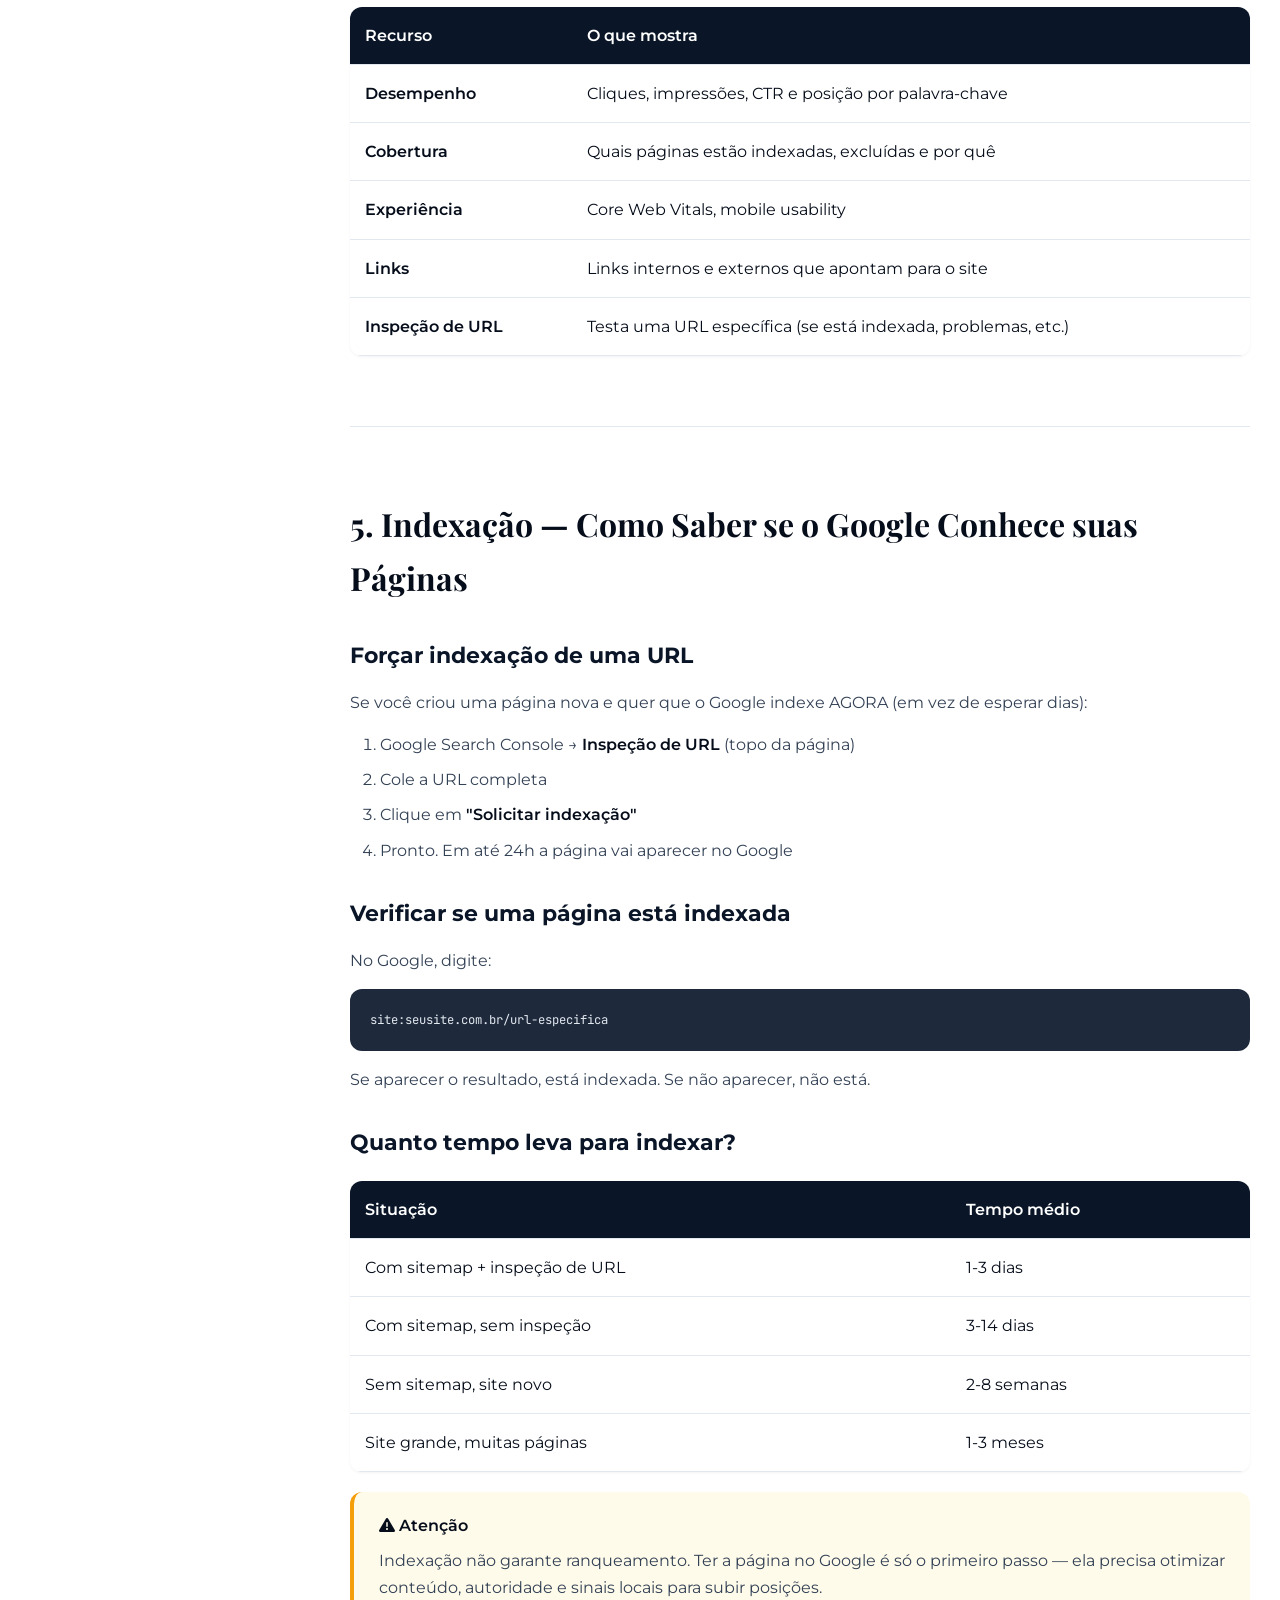
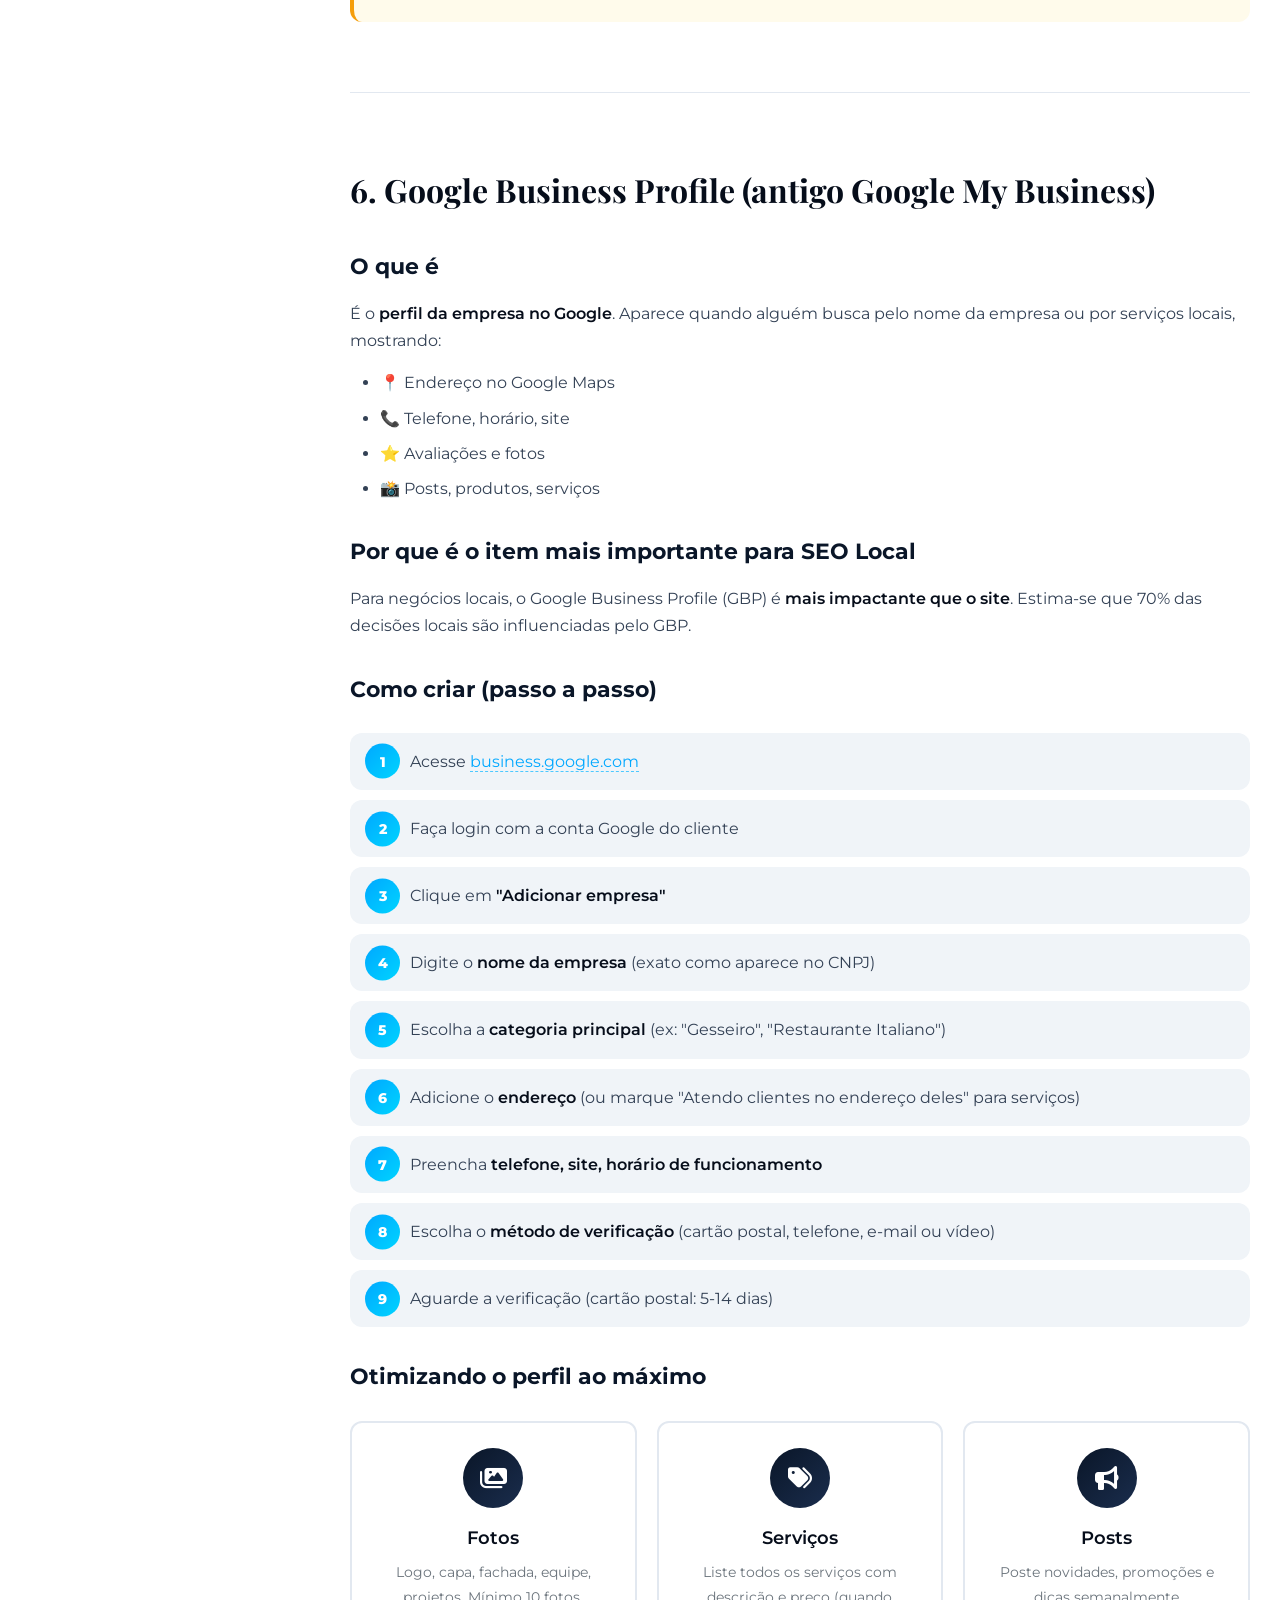
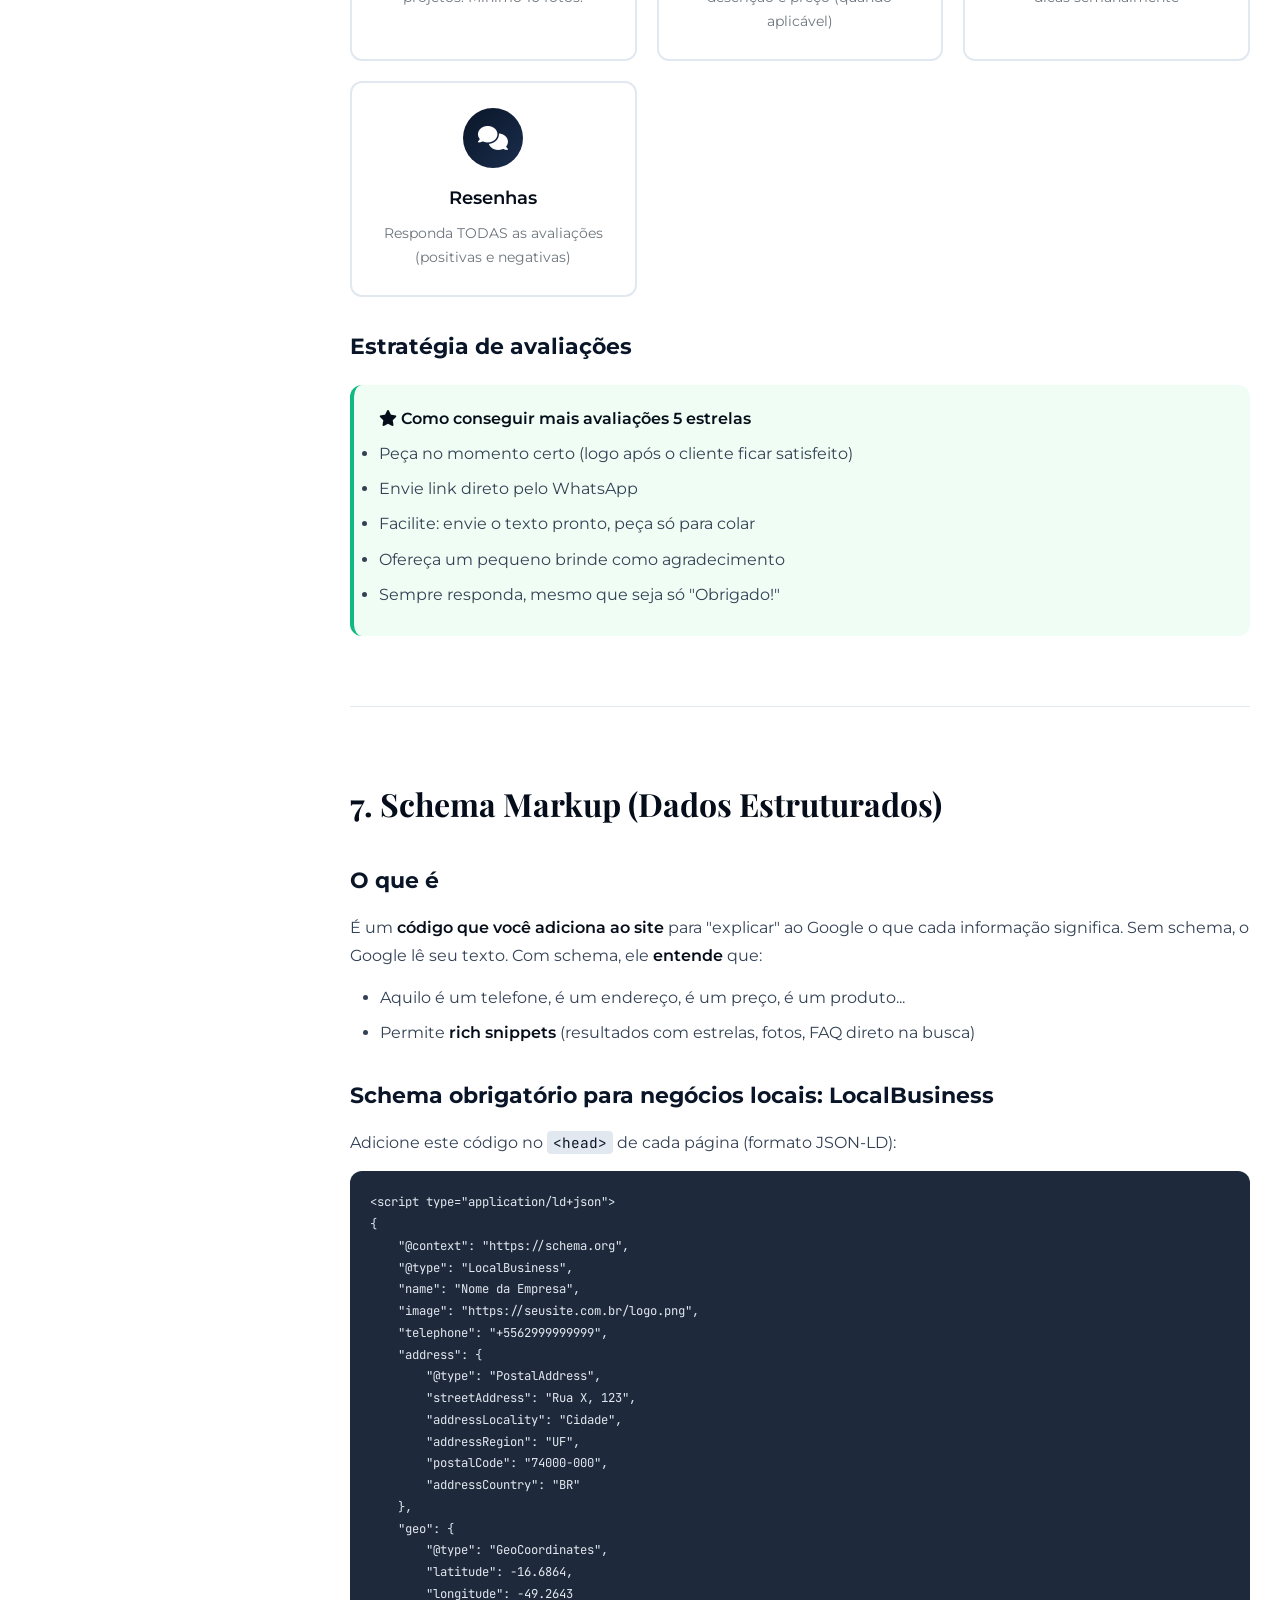
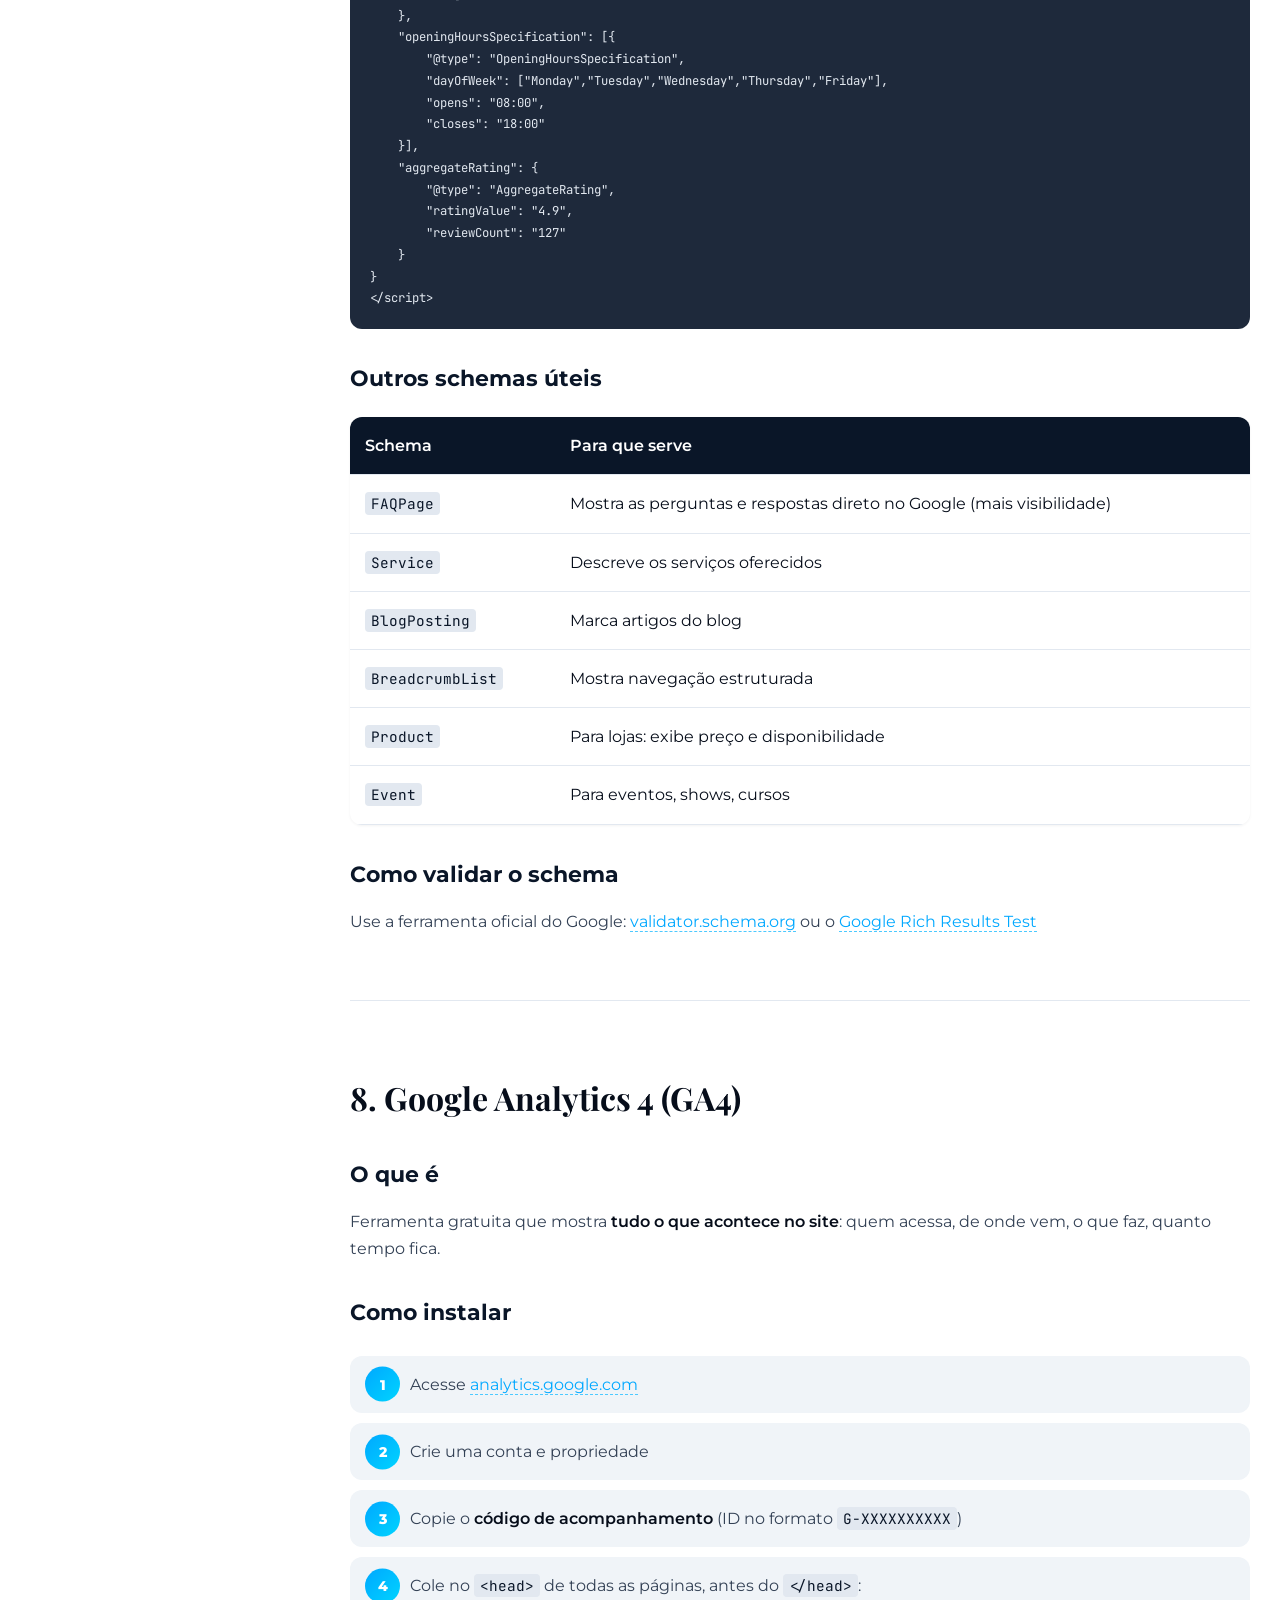
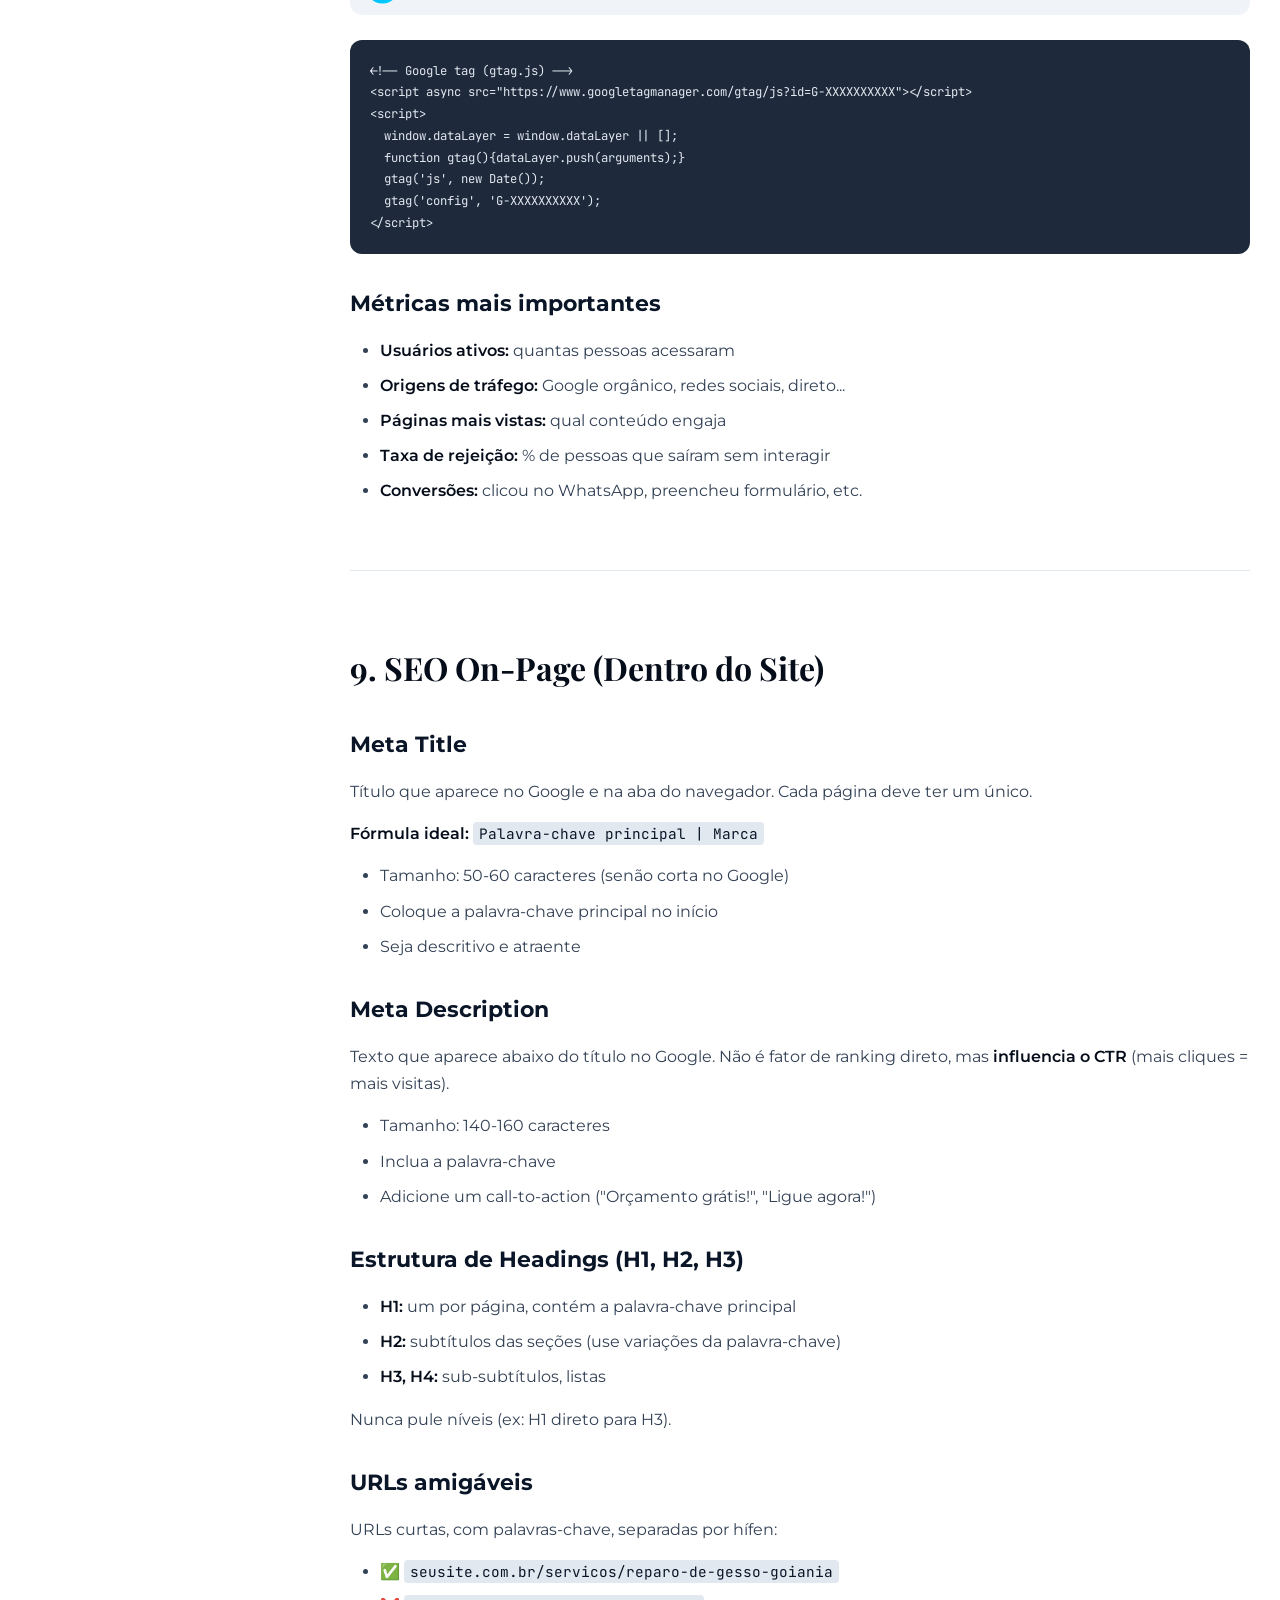
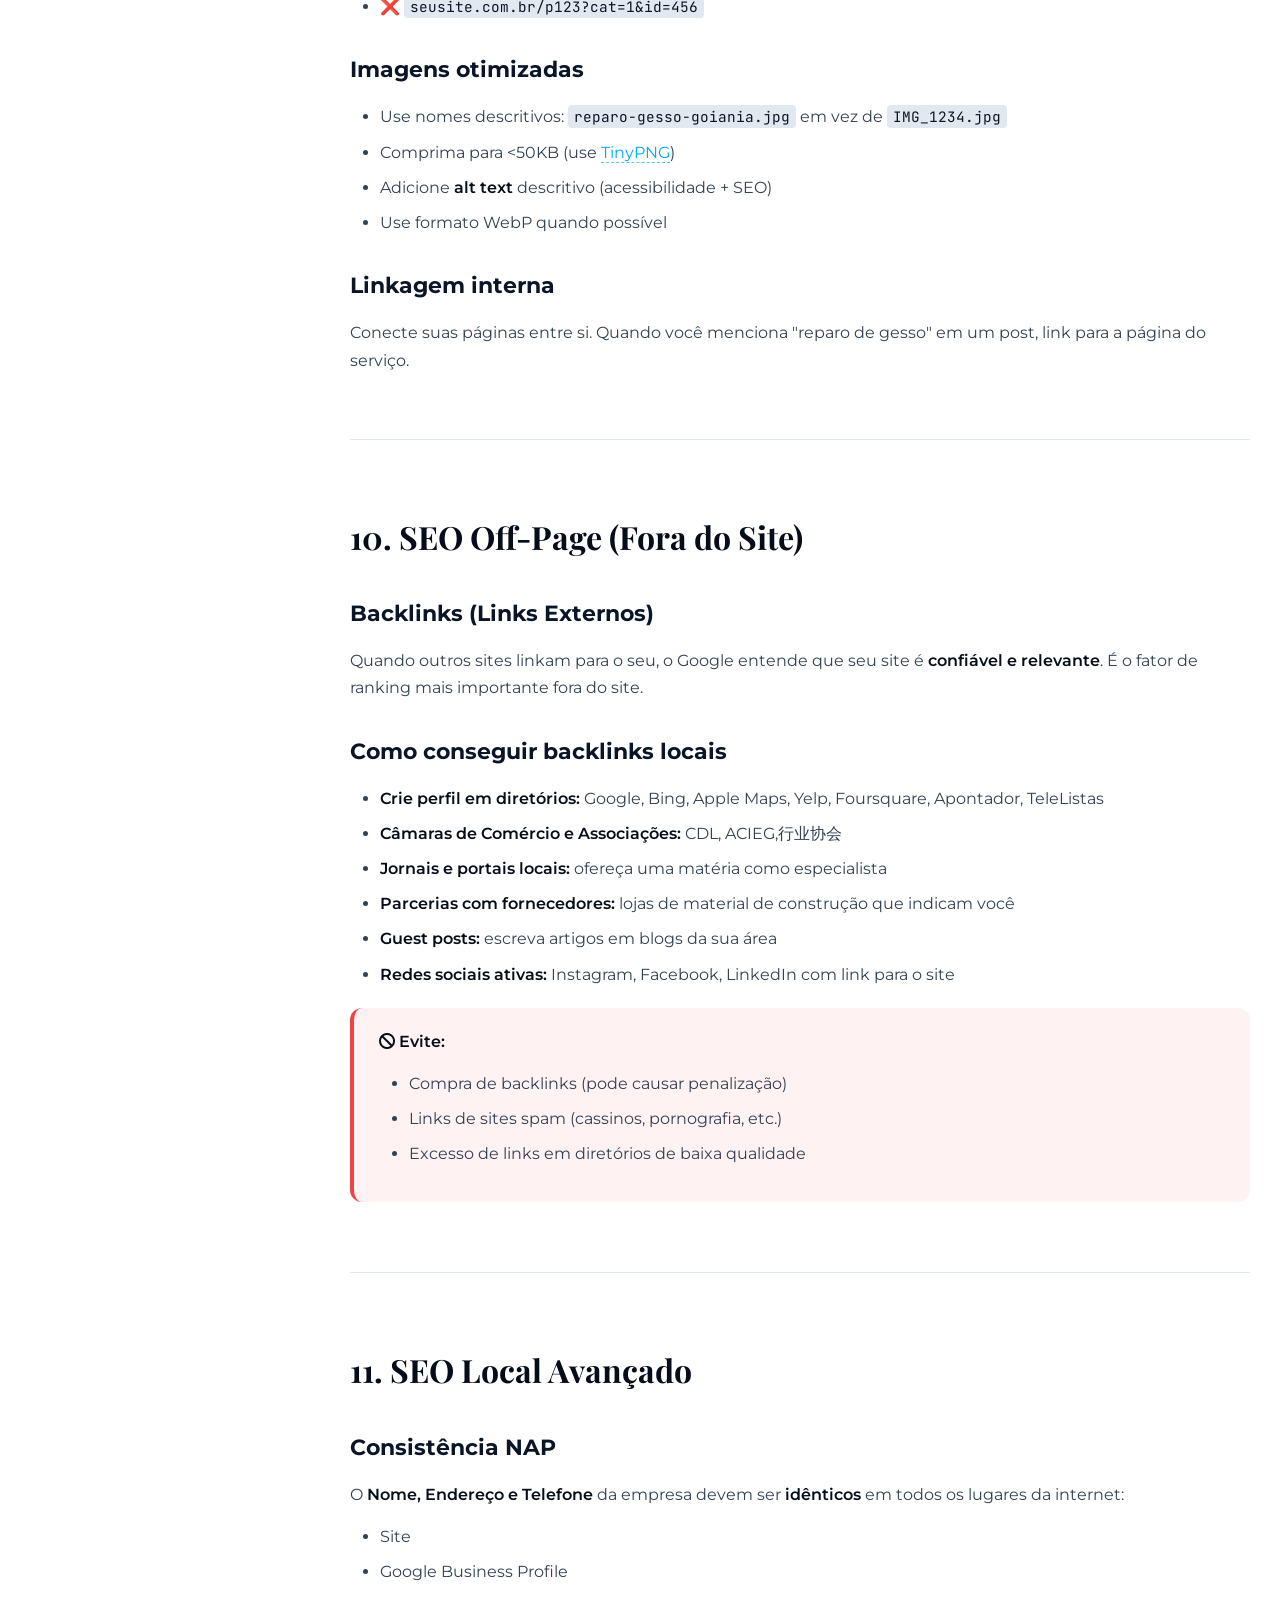
<file: guia-seo-local.html>
<!DOCTYPE html>
<html lang="pt-BR">
<head>
    <meta charset="UTF-8">
    <meta name="viewport" content="width=device-width, initial-scale=1.0">
    <title>Guia Completo de SEO Local para Clientes | Tutorial</title>
    <meta name="description" content="Tutorial completo de SEO local: sitemap, Google Search Console, indexação e ranqueamento. Plano aplicável a qualquer cliente.">
    <link href="https://fonts.googleapis.com/css2?family=Montserrat:wght@300;400;500;600;700;800&family=Playfair+Display:wght@700&family=JetBrains+Mono:wght@400;600&display=swap" rel="stylesheet">
    <link rel="stylesheet" href="https://cdnjs.cloudflare.com/ajax/libs/font-awesome/6.5.0/css/all.min.css">
    <style>
        :root {
            --primary: #0a1628;
            --primary-light: #1a2d4d;
            --secondary: #00a8ff;
            --secondary-light: #4dc9ff;
            --neon-blue: #00d4ff;
            --dark: #060d1a;
            --dark-light: #0f1e36;
            --light: #f0f4f8;
            --gray: #6c757d;
            --gray-light: #e2e8f0;
            --white: #ffffff;
            --success: #10b981;
            --warning: #f59e0b;
            --danger: #ef4444;
            --info: #3b82f6;
            --shadow: 0 10px 40px rgba(0, 0, 0, 0.1);
            --shadow-lg: 0 20px 60px rgba(0, 0, 0, 0.15);
            --radius: 12px;
            --radius-lg: 20px;
        }

        *, *::before, *::after {
            margin: 0;
            padding: 0;
            box-sizing: border-box;
        }

        html {
            scroll-behavior: smooth;
            scroll-padding-top: 100px;
        }

        body {
            font-family: 'Montserrat', sans-serif;
            color: var(--dark);
            background: var(--white);
            line-height: 1.7;
        }

        /* ===== NAVIGATION ===== */
        .top-nav {
            position: fixed;
            top: 0; left: 0; right: 0;
            background: rgba(255, 255, 255, 0.95);
            backdrop-filter: blur(10px);
            box-shadow: 0 2px 20px rgba(0, 0, 0, 0.08);
            z-index: 1000;
            padding: 15px 0;
        }

        .top-nav .container {
            display: flex;
            justify-content: space-between;
            align-items: center;
            max-width: 1400px;
            margin: 0 auto;
            padding: 0 30px;
        }

        .top-nav h1 {
            font-size: 1.1rem;
            font-weight: 700;
            color: var(--primary);
        }

        .top-nav h1 i {
            color: var(--secondary);
            margin-right: 8px;
        }

        .nav-links-top {
            display: flex;
            gap: 25px;
            list-style: none;
        }

        .nav-links-top a {
            color: var(--gray);
            text-decoration: none;
            font-weight: 500;
            font-size: 0.9rem;
            transition: var(--transition, all 0.3s);
        }

        .nav-links-top a:hover {
            color: var(--secondary);
        }

        /* ===== LAYOUT ===== */
        .layout {
            display: grid;
            grid-template-columns: 280px 1fr;
            gap: 40px;
            max-width: 1400px;
            margin: 100px auto 60px;
            padding: 0 30px;
        }

        /* ===== SIDEBAR ===== */
        .sidebar {
            position: sticky;
            top: 100px;
            align-self: start;
            max-height: calc(100vh - 120px);
            overflow-y: auto;
            padding-right: 10px;
        }

        .sidebar::-webkit-scrollbar {
            width: 6px;
        }

        .sidebar::-webkit-scrollbar-track {
            background: var(--light);
            border-radius: 3px;
        }

        .sidebar::-webkit-scrollbar-thumb {
            background: var(--secondary);
            border-radius: 3px;
        }

        .sidebar h3 {
            font-size: 0.85rem;
            text-transform: uppercase;
            color: var(--gray);
            letter-spacing: 1.5px;
            margin-bottom: 15px;
            padding-left: 15px;
        }

        .sidebar ul {
            list-style: none;
            border-left: 2px solid var(--gray-light);
        }

        .sidebar li {
            margin-bottom: 2px;
        }

        .sidebar a {
            display: block;
            padding: 10px 15px;
            color: var(--dark);
            text-decoration: none;
            font-size: 0.9rem;
            font-weight: 500;
            border-left: 3px solid transparent;
            margin-left: -2px;
            transition: var(--transition, all 0.3s);
        }

        .sidebar a:hover,
        .sidebar a.active {
            background: var(--light);
            color: var(--secondary);
            border-left-color: var(--secondary);
        }

        .sidebar a i {
            margin-right: 8px;
            width: 16px;
        }

        /* ===== CONTENT ===== */
        .content {
            max-width: 900px;
        }

        .hero-section {
            background: linear-gradient(135deg, var(--dark) 0%, var(--primary-light) 100%);
            color: var(--white);
            padding: 60px 50px;
            border-radius: var(--radius-lg);
            margin-bottom: 50px;
            position: relative;
            overflow: hidden;
        }

        .hero-section::before {
            content: '';
            position: absolute;
            top: -50%; right: -10%;
            width: 400px; height: 400px;
            background: radial-gradient(circle, rgba(0, 168, 255, 0.2) 0%, transparent 70%);
            border-radius: 50%;
        }

        .hero-section h2 {
            font-family: 'Playfair Display', serif;
            font-size: 2.5rem;
            margin-bottom: 15px;
            position: relative;
        }

        .hero-section p {
            font-size: 1.1rem;
            color: rgba(255, 255, 255, 0.85);
            position: relative;
        }

        .hero-section .badge {
            display: inline-block;
            background: var(--neon-blue);
            color: var(--dark);
            padding: 5px 15px;
            border-radius: 50px;
            font-size: 0.8rem;
            font-weight: 700;
            margin-bottom: 15px;
            text-transform: uppercase;
            letter-spacing: 1px;
        }

        /* ===== SECTIONS ===== */
        section {
            padding: 50px 0;
            border-bottom: 1px solid var(--gray-light);
        }

        section:last-child {
            border-bottom: none;
        }

        h2 {
            font-family: 'Playfair Display', serif;
            font-size: 2rem;
            color: var(--dark);
            margin-bottom: 20px;
            padding-top: 20px;
        }

        h3 {
            font-size: 1.4rem;
            color: var(--primary);
            margin: 30px 0 15px;
            font-weight: 700;
        }

        h4 {
            font-size: 1.1rem;
            color: var(--dark);
            margin: 20px 0 10px;
            font-weight: 600;
        }

        p {
            margin-bottom: 15px;
            color: #334155;
        }

        ul, ol {
            margin: 15px 0 15px 30px;
        }

        li {
            margin-bottom: 8px;
            color: #334155;
        }

        strong {
            color: var(--dark);
            font-weight: 600;
        }

        a {
            color: var(--secondary);
            text-decoration: none;
            border-bottom: 1px dashed var(--secondary-light);
        }

        a:hover {
            color: var(--neon-blue);
        }

        /* ===== CALLOUT BOXES ===== */
        .callout {
            padding: 20px 25px;
            border-radius: var(--radius);
            margin: 20px 0;
            border-left: 4px solid;
            background: var(--light);
        }

        .callout-info {
            background: #eff6ff;
            border-left-color: var(--info);
        }

        .callout-success {
            background: #f0fdf4;
            border-left-color: var(--success);
        }

        .callout-warning {
            background: #fffbeb;
            border-left-color: var(--warning);
        }

        .callout-danger {
            background: #fef2f2;
            border-left-color: var(--danger);
        }

        .callout strong {
            display: block;
            margin-bottom: 8px;
        }

        .callout p:last-child {
            margin-bottom: 0;
        }

        /* ===== CODE BLOCKS ===== */
        pre {
            background: #1e293b;
            color: #e2e8f0;
            padding: 20px;
            border-radius: var(--radius);
            overflow-x: auto;
            margin: 15px 0;
            font-family: 'JetBrains Mono', monospace;
            font-size: 0.85rem;
            line-height: 1.6;
        }

        code {
            font-family: 'JetBrains Mono', monospace;
            background: #e2e8f0;
            color: var(--primary);
            padding: 2px 6px;
            border-radius: 4px;
            font-size: 0.9em;
        }

        pre code {
            background: transparent;
            color: inherit;
            padding: 0;
        }

        /* ===== TIMELINE / STEPS ===== */
        .steps {
            counter-reset: step;
            list-style: none;
            margin: 25px 0;
            padding: 0;
        }

        .steps li {
            counter-increment: step;
            position: relative;
            padding: 15px 15px 15px 60px;
            background: var(--light);
            border-radius: var(--radius);
            margin-bottom: 10px;
        }

        .steps li::before {
            content: counter(step);
            position: absolute;
            left: 15px;
            top: 50%;
            transform: translateY(-50%);
            width: 35px;
            height: 35px;
            background: linear-gradient(135deg, var(--secondary), var(--neon-blue));
            color: var(--white);
            border-radius: 50%;
            display: flex;
            align-items: center;
            justify-content: center;
            font-weight: 800;
            font-size: 0.9rem;
        }

        /* ===== CARDS ===== */
        .card-grid {
            display: grid;
            grid-template-columns: repeat(auto-fit, minmax(220px, 1fr));
            gap: 20px;
            margin: 25px 0;
        }

        .card {
            background: var(--white);
            border: 2px solid var(--gray-light);
            border-radius: var(--radius);
            padding: 25px 20px;
            text-align: center;
            transition: var(--transition, all 0.3s);
        }

        .card:hover {
            border-color: var(--neon-blue);
            transform: translateY(-5px);
            box-shadow: var(--shadow);
        }

        .card-icon {
            width: 60px;
            height: 60px;
            background: linear-gradient(135deg, var(--primary), var(--primary-light));
            color: var(--white);
            border-radius: 50%;
            display: flex;
            align-items: center;
            justify-content: center;
            margin: 0 auto 15px;
            font-size: 1.5rem;
        }

        .card h4 {
            margin: 0 0 8px;
        }

        .card p {
            font-size: 0.9rem;
            color: var(--gray);
            margin: 0;
        }

        /* ===== TABLE ===== */
        table {
            width: 100%;
            border-collapse: collapse;
            margin: 20px 0;
            background: var(--white);
            border-radius: var(--radius);
            overflow: hidden;
            box-shadow: 0 1px 3px rgba(0, 0, 0, 0.05);
        }

        th, td {
            padding: 15px;
            text-align: left;
            border-bottom: 1px solid var(--gray-light);
        }

        th {
            background: var(--primary);
            color: var(--white);
            font-weight: 600;
        }

        tr:hover {
            background: var(--light);
        }

        /* ===== CHECKLIST ===== */
        .checklist {
            list-style: none;
            margin: 20px 0;
            padding: 0;
        }

        .checklist li {
            padding: 10px 10px 10px 35px;
            position: relative;
            background: var(--light);
            margin-bottom: 8px;
            border-radius: 8px;
        }

        .checklist li::before {
            content: '\f00c';
            font-family: 'Font Awesome 6 Free';
            font-weight: 900;
            position: absolute;
            left: 12px;
            top: 50%;
            transform: translateY(-50%);
            color: var(--success);
        }

        /* ===== BACK TO TOP ===== */
        .back-to-top {
            position: fixed;
            bottom: 25px;
            right: 25px;
            width: 50px;
            height: 50px;
            background: var(--secondary);
            color: var(--white);
            border: none;
            border-radius: 50%;
            cursor: pointer;
            font-size: 1.2rem;
            box-shadow: var(--shadow);
            transition: var(--transition, all 0.3s);
            z-index: 999;
        }

        .back-to-top:hover {
            background: var(--neon-blue);
            transform: translateY(-3px);
        }

        /* ===== RESPONSIVE ===== */
        @media (max-width: 968px) {
            .layout {
                grid-template-columns: 1fr;
            }
            .sidebar {
                position: static;
                max-height: none;
            }
            .nav-links-top {
                display: none;
            }
        }

        @media (max-width: 600px) {
            .layout {
                padding: 0 15px;
                margin-top: 80px;
            }
            .hero-section {
                padding: 40px 25px;
            }
            .hero-section h2 {
                font-size: 1.8rem;
            }
        }
    </style>
</head>
<body>

<nav class="top-nav">
    <div class="container">
        <h1><i class="fas fa-rocket"></i> Guia SEO Local</h1>
        <ul class="nav-links-top">
            <li><a href="#introducao">Início</a></li>
            <li><a href="#sitemap">Sitemap</a></li>
            <li><a href="#search-console">Search Console</a></li>
            <li><a href="#business-profile">GBP</a></li>
            <li><a href="#analytics">Analytics</a></li>
        </ul>
    </div>
</nav>

<div class="layout">
    <!-- Sidebar -->
    <aside class="sidebar">
        <h3>Sumário</h3>
        <ul>
            <li><a href="#introducao" class="active"><i class="fas fa-home"></i> Introdução</a></li>
            <li><a href="#conceitos"><i class="fas fa-lightbulb"></i> Conceitos Básicos</a></li>
            <li><a href="#sitemap"><i class="fas fa-sitemap"></i> Sitemap.xml</a></li>
            <li><a href="#search-console"><i class="fas fa-search"></i> Search Console</a></li>
            <li><a href="#indexacao"><i class="fas fa-check-circle"></i> Indexação</a></li>
            <li><a href="#business-profile"><i class="fas fa-map-marker-alt"></i> Google Business</a></li>
            <li><a href="#schema"><i class="fas fa-code"></i> Schema Markup</a></li>
            <li><a href="#analytics"><i class="fas fa-chart-line"></i> Analytics</a></li>
            <li><a href="#onpage"><i class="fas fa-file-alt"></i> SEO On-Page</a></li>
            <li><a href="#offpage"><i class="fas fa-link"></i> SEO Off-Page</a></li>
            <li><a href="#local"><i class="fas fa-store"></i> SEO Local</a></li>
            <li><a href="#checklist"><i class="fas fa-tasks"></i> Checklist Final</a></li>
            <li><a href="#erros"><i class="fas fa-exclamation-triangle"></i> Erros Comuns</a></li>
            <li><a href="#glossario"><i class="fas fa-book"></i> Glossário</a></li>
        </ul>
    </aside>

    <!-- Content -->
    <main class="content">
        <div class="hero-section">
            <span class="badge">Tutorial Definitivo</span>
            <h2>SEO Local: Guia Completo</h2>
            <p>Aprenda a fazer seu cliente (ou seu negócio) aparecer nas primeiras posições do Google e Google Maps. Aplicável a qualquer empresa local: gesseiros, dentistas, restaurantes, lojas, clínicas, etc.</p>
        </div>

        <section id="introducao">
            <h2>1. Introdução</h2>
            <p>SEO Local é o conjunto de técnicas para fazer um <strong>negócio local aparecer nas buscas do Google</strong> quando alguém pesquisa por serviços ou produtos na sua cidade ou região.</p>
            <p>Diferente do SEO tradicional (que visa ranquear globalmente), o SEO Local foca em três pilares:</p>

            <div class="card-grid">
                <div class="card">
                    <div class="card-icon"><i class="fas fa-map-marker-alt"></i></div>
                    <h4>Google Maps</h4>
                    <p>Aparecer no mapa quando alguém busca "perto de mim"</p>
                </div>
                <div class="card">
                    <div class="card-icon"><i class="fas fa-list"></i></div>
                    <h4>Google Search</h4>
                    <p>Ranquear nas buscas orgânicas com termos locais</p>
                </div>
                <div class="card">
                    <div class="card-icon"><i class="fas fa-star"></i></div>
                    <h4>Google Reviews</h4>
                    <p>Avaliações positivas aumentam credibilidade e ranking</p>
                </div>
            </div>

            <div class="callout callout-info">
                <strong><i class="fas fa-chart-bar"></i> Por que SEO Local é importante?</strong>
                <p>46% de todas as buscas no Google têm <strong>intenção local</strong>. 78% das buscas locais em celular resultam em compra offline em até 24 horas. Quem não aparece, perde clientes para a concorrência.</p>
            </div>
        </section>

        <section id="conceitos">
            <h2>2. Conceitos Básicos</h2>
            <h3>Como o Google funciona (resumo técnico)</h3>
            <p>O Google tem 3 processos principais:</p>
            <ol>
                <li><strong>Crawling (Rastreamento):</strong> o Googlebot visita seu site seguindo links</li>
                <li><strong>Indexação:</strong> as páginas visitadas são armazenadas no índice do Google</li>
                <li><strong>Ranking (Ranqueamento):</strong> quando alguém busca, o Google decide a ordem dos resultados</li>
            </ol>

            <h3>Termos que você precisa conhecer</h3>
            <table>
                <thead>
                    <tr>
                        <th>Termo</th>
                        <th>O que significa</th>
                    </tr>
                </thead>
                <tbody>
                    <tr>
                        <td><strong>SERPs</strong></td>
                        <td>Search Engine Results Pages (páginas de resultados do Google)</td>
                    </tr>
                    <tr>
                        <td><strong>SERP local</strong></td>
                        <td>Resultados locais (com mapa, fotos, avaliações)</td>
                    </tr>
                    <tr>
                        <td><strong>NAP</strong></td>
                        <td>Name, Address, Phone (Nome, Endereço, Telefone — devem ser iguais em todos os lugares)</td>
                    </tr>
                    <tr>
                        <td><strong>Palavra-chave</strong></td>
                        <td>Termo que as pessoas digitam no Google (ex: "gesseiro goiânia")</td>
                    </tr>
                    <tr>
                        <td><strong>Long tail</strong></td>
                        <td>Palavras-chave mais específicas (ex: "reparo de gesso com infiltração goiânia")</td>
                    </tr>
                    <tr>
                        <td><strong>Backlink</strong></td>
                        <td>Link de outro site apontando para o seu</td>
                    </tr>
                    <tr>
                        <td><strong>CTR</strong></td>
                        <td>Click-Through Rate (% de pessoas que clicam no seu resultado)</td>
                    </tr>
                    <tr>
                        <td><strong>Domain Authority</strong></td>
                        <td>Pontuação (0-100) que indica a autoridade de um site</td>
                    </tr>
                </tbody>
            </table>
        </section>

        <section id="sitemap">
            <h2>3. Sitemap.xml — O Mapa do Seu Site</h2>
            <h3>O que é</h3>
            <p>Um arquivo XML que lista <strong>todas as páginas do seu site</strong> que você quer que o Google conheça. É como entregar a lista de endereços ao Google em vez de esperar ele descobrir sozinho.</p>

            <h3>Por que é importante</h3>
            <ul>
                <li>Acelera a <strong>indexação</strong> de páginas novas</li>
                <li>Garante que páginas profundas (sem muitos links) sejam encontradas</li>
                <li>É o primeiro passo técnico do SEO</li>
            </ul>

            <h3>Como criar (estrutura básica)</h3>
            <p>Crie um arquivo <code>sitemap.xml</code> na raiz do site com esta estrutura:</p>

<pre><code>&lt;?xml version="1.0" encoding="UTF-8"?&gt;
&lt;urlset xmlns="http://www.sitemaps.org/schemas/sitemap/0.9"&gt;
    &lt;url&gt;
        &lt;loc&gt;https://seusite.com.br/&lt;/loc&gt;
        &lt;lastmod&gt;2026-06-15&lt;/lastmod&gt;
        &lt;changefreq&gt;weekly&lt;/changefreq&gt;
        &lt;priority&gt;1.0&lt;/priority&gt;
    &lt;/url&gt;
    &lt;url&gt;
        &lt;loc&gt;https://seusite.com.br/servicos.html&lt;/loc&gt;
        &lt;lastmod&gt;2026-06-15&lt;/lastmod&gt;
        &lt;changefreq&gt;monthly&lt;/changefreq&gt;
        &lt;priority&gt;0.9&lt;/priority&gt;
    &lt;/url&gt;
&lt;/urlset&gt;</code></pre>

            <h4>Campos explicados:</h4>
            <table>
                <thead>
                    <tr>
                        <th>Campo</th>
                        <th>Para que serve</th>
                    </tr>
                </thead>
                <tbody>
                    <tr>
                        <td><code>loc</code></td>
                        <td>URL completa da página (obrigatório)</td>
                    </tr>
                    <tr>
                        <td><code>lastmod</code></td>
                        <td>Data da última modificação (YYYY-MM-DD)</td>
                    </tr>
                    <tr>
                        <td><code>changefreq</code></td>
                        <td>Frequência de mudança: <code>always</code>, <code>daily</code>, <code>weekly</code>, <code>monthly</code>, <code>yearly</code>, <code>never</code></td>
                    </tr>
                    <tr>
                        <td><code>priority</code></td>
                        <td>Importância relativa (0.0 a 1.0) — não afeta ranking, é só dica</td>
                    </tr>
                </tbody>
            </table>

            <h3>Como criar automaticamente</h3>
            <p>Se você usa WordPress, instale o plugin <strong>Yoast SEO</strong> ou <strong>Rank Math</strong> — eles geram o sitemap automaticamente em <code>/sitemap_index.xml</code>.</p>
            <p>Para sites estáticos (HTML puro), você pode gerar manualmente em <a href="https://www.xml-sitemaps.com/" target="_blank">xml-sitemaps.com</a>.</p>

            <h3>Como informar o Google</h3>
            <p>Você não precisa "submeter" manualmente — basta adicionar esta linha no arquivo <code>robots.txt</code> na raiz do site:</p>

<pre><code>User-agent: *
Allow: /
Disallow: /admin/

Sitemap: https://seusite.com.br/sitemap.xml</code></pre>

            <p>Quando o Google rastrear seu <code>robots.txt</code>, ele vai descobrir o sitemap sozinho.</p>

            <h3>Validar o sitemap</h3>
            <p>Após criar, valide em: <a href="https://www.xml-sitemaps.com/validate-xml-sitemap.html" target="_blank">xml-sitemaps.com/validate</a></p>

            <div class="callout callout-success">
                <strong><i class="fas fa-check"></i> Boas práticas</strong>
                <ul>
                    <li>Limite de 50.000 URLs por sitemap (se tiver mais, divida em vários)</li>
                    <li>Não inclua páginas 404, redirecionadas ou com noindex</li>
                    <li>Mantenha o <code>lastmod</code> atualizado quando alterar páginas importantes</li>
                    <li>Use <code>https://</code> em todas as URLs</li>
                </ul>
            </div>
        </section>

        <section id="search-console">
            <h2>4. Google Search Console</h2>
            <h3>O que é</h3>
            <p>Ferramenta <strong>gratuita do Google</strong> que mostra como o Google vê seu site. É onde você:</p>
            <ul>
                <li>Submete o sitemap</li>
                <li>Verifica se o Google está indexando suas páginas</li>
                <li>Vê quais palavras-chave geram cliques</li>
                <li>Identifica erros de rastreamento</li>
                <li>Recebe avisos de problemas (mobile, segurança, etc.)</li>
            </ul>

            <h3>Como configurar (passo a passo)</h3>
            <ol class="steps">
                <li><strong>Acesse</strong> <a href="https://search.google.com/search-console/" target="_blank">search.google.com/search-console</a></li>
                <li><strong>Faça login</strong> com a conta Google do cliente (ou crie uma conta nova com e-mail do domínio, ex: <code>contato@seusite.com.br</code>)</li>
                <li><strong>Adicione a propriedade</strong> clicando em "Adicionar propriedade". Você verá 2 opções:
                    <ul>
                        <li><strong>Domínio</strong> (recomendado): valida o domínio inteiro. Exige configurar DNS.</li>
                        <li><strong>Prefixo do URL</strong>: valida URL específica. Mais fácil (upload de arquivo HTML).</li>
                    </ul>
                </li>
                <li><strong>Valide a propriedade</strong> pelo método escolhido</li>
                <li><strong>Submeta o sitemap</strong>: menu lateral → Sitemaps → digite <code>sitemap.xml</code> → Enviar</li>
                <li><strong>Explore os relatórios</strong> no menu lateral</li>
            </ol>

            <h3>Como verificar propriedade por DNS (Domínio)</h3>
            <p>O provedor de DNS (Cloudflare, Registro.br, GoDaddy, etc.) vai pedir um registro TXT. Exemplo:</p>
            <pre><code>Tipo: TXT
Nome: @
Valor: google-site-verification=abc123xyz...</code></pre>

            <h3>Como verificar por arquivo HTML (Prefixo)</h3>
            <p>Baixe o arquivo <code>googlexxxxxxxxxxxxxx.html</code> e faça upload na raiz do site. Em seguida, clique em "Verificar".</p>

            <h3>Submetendo o sitemap</h3>
            <p>Após validar, vá em <strong>Sitemaps</strong> no menu lateral, digite <code>sitemap.xml</code> no campo "Adicionar um novo sitemap" e clique em <strong>Enviar</strong>.</p>
            <p>Aparecerá o status. Os mais comuns:</p>
            <ul>
                <li>✅ <strong>Sucesso</strong> — sitemap processado, sem erros</li>
                <li>⚠️ <strong>Possíveis problemas</strong> — algumas URLs com erro</li>
                <li>❌ <strong>Erro</strong> — formato inválido</li>
            </ul>

            <h3>Recursos mais úteis do Search Console</h3>
            <table>
                <thead>
                    <tr>
                        <th>Recurso</th>
                        <th>O que mostra</th>
                    </tr>
                </thead>
                <tbody>
                    <tr>
                        <td><strong>Desempenho</strong></td>
                        <td>Cliques, impressões, CTR e posição por palavra-chave</td>
                    </tr>
                    <tr>
                        <td><strong>Cobertura</strong></td>
                        <td>Quais páginas estão indexadas, excluídas e por quê</td>
                    </tr>
                    <tr>
                        <td><strong>Experiência</strong></td>
                        <td>Core Web Vitals, mobile usability</td>
                    </tr>
                    <tr>
                        <td><strong>Links</strong></td>
                        <td>Links internos e externos que apontam para o site</td>
                    </tr>
                    <tr>
                        <td><strong>Inspeção de URL</strong></td>
                        <td>Testa uma URL específica (se está indexada, problemas, etc.)</td>
                    </tr>
                </tbody>
            </table>
        </section>

        <section id="indexacao">
            <h2>5. Indexação — Como Saber se o Google Conhece suas Páginas</h2>

            <h3>Forçar indexação de uma URL</h3>
            <p>Se você criou uma página nova e quer que o Google indexe AGORA (em vez de esperar dias):</p>
            <ol>
                <li>Google Search Console → <strong>Inspeção de URL</strong> (topo da página)</li>
                <li>Cole a URL completa</li>
                <li>Clique em <strong>"Solicitar indexação"</strong></li>
                <li>Pronto. Em até 24h a página vai aparecer no Google</li>
            </ol>

            <h3>Verificar se uma página está indexada</h3>
            <p>No Google, digite:</p>
            <pre><code>site:seusite.com.br/url-especifica</code></pre>
            <p>Se aparecer o resultado, está indexada. Se não aparecer, não está.</p>

            <h3>Quanto tempo leva para indexar?</h3>
            <table>
                <thead>
                    <tr>
                        <th>Situação</th>
                        <th>Tempo médio</th>
                    </tr>
                </thead>
                <tbody>
                    <tr>
                        <td>Com sitemap + inspeção de URL</td>
                        <td>1-3 dias</td>
                    </tr>
                    <tr>
                        <td>Com sitemap, sem inspeção</td>
                        <td>3-14 dias</td>
                    </tr>
                    <tr>
                        <td>Sem sitemap, site novo</td>
                        <td>2-8 semanas</td>
                    </tr>
                    <tr>
                        <td>Site grande, muitas páginas</td>
                        <td>1-3 meses</td>
                    </tr>
                </tbody>
            </table>

            <div class="callout callout-warning">
                <strong><i class="fas fa-exclamation-triangle"></i> Atenção</strong>
                <p>Indexação não garante ranqueamento. Ter a página no Google é só o primeiro passo — ela precisa otimizar conteúdo, autoridade e sinais locais para subir posições.</p>
            </div>
        </section>

        <section id="business-profile">
            <h2>6. Google Business Profile (antigo Google My Business)</h2>

            <h3>O que é</h3>
            <p>É o <strong>perfil da empresa no Google</strong>. Aparece quando alguém busca pelo nome da empresa ou por serviços locais, mostrando:</p>
            <ul>
                <li>📍 Endereço no Google Maps</li>
                <li>📞 Telefone, horário, site</li>
                <li>⭐ Avaliações e fotos</li>
                <li>📸 Posts, produtos, serviços</li>
            </ul>

            <h3>Por que é o item mais importante para SEO Local</h3>
            <p>Para negócios locais, o Google Business Profile (GBP) é <strong>mais impactante que o site</strong>. Estima-se que 70% das decisões locais são influenciadas pelo GBP.</p>

            <h3>Como criar (passo a passo)</h3>
            <ol class="steps">
                <li>Acesse <a href="https://business.google.com/" target="_blank">business.google.com</a></li>
                <li>Faça login com a conta Google do cliente</li>
                <li>Clique em <strong>"Adicionar empresa"</strong></li>
                <li>Digite o <strong>nome da empresa</strong> (exato como aparece no CNPJ)</li>
                <li>Escolha a <strong>categoria principal</strong> (ex: "Gesseiro", "Restaurante Italiano")</li>
                <li>Adicione o <strong>endereço</strong> (ou marque "Atendo clientes no endereço deles" para serviços)</li>
                <li>Preencha <strong>telefone, site, horário de funcionamento</strong></li>
                <li>Escolha o <strong>método de verificação</strong> (cartão postal, telefone, e-mail ou vídeo)</li>
                <li>Aguarde a verificação (cartão postal: 5-14 dias)</li>
            </ol>

            <h3>Otimizando o perfil ao máximo</h3>
            <div class="card-grid">
                <div class="card">
                    <div class="card-icon"><i class="fas fa-images"></i></div>
                    <h4>Fotos</h4>
                    <p>Logo, capa, fachada, equipe, projetos. Mínimo 10 fotos.</p>
                </div>
                <div class="card">
                    <div class="card-icon"><i class="fas fa-tags"></i></div>
                    <h4>Serviços</h4>
                    <p>Liste todos os serviços com descrição e preço (quando aplicável)</p>
                </div>
                <div class="card">
                    <div class="card-icon"><i class="fas fa-bullhorn"></i></div>
                    <h4>Posts</h4>
                    <p>Poste novidades, promoções e dicas semanalmente</p>
                </div>
                <div class="card">
                    <div class="card-icon"><i class="fas fa-comments"></i></div>
                    <h4>Resenhas</h4>
                    <p>Responda TODAS as avaliações (positivas e negativas)</p>
                </div>
            </div>

            <h3>Estratégia de avaliações</h3>
            <div class="callout callout-success">
                <strong><i class="fas fa-star"></i> Como conseguir mais avaliações 5 estrelas</strong>
                <ul style="margin: 0;">
                    <li>Peça no momento certo (logo após o cliente ficar satisfeito)</li>
                    <li>Envie link direto pelo WhatsApp</li>
                    <li>Facilite: envie o texto pronto, peça só para colar</li>
                    <li>Ofereça um pequeno brinde como agradecimento</li>
                    <li>Sempre responda, mesmo que seja só "Obrigado!"</li>
                </ul>
            </div>
        </section>

        <section id="schema">
            <h2>7. Schema Markup (Dados Estruturados)</h2>

            <h3>O que é</h3>
            <p>É um <strong>código que você adiciona ao site</strong> para "explicar" ao Google o que cada informação significa. Sem schema, o Google lê seu texto. Com schema, ele <strong>entende</strong> que:</p>
            <ul>
                <li>Aquilo é um telefone, é um endereço, é um preço, é um produto...</li>
                <li>Permite <strong>rich snippets</strong> (resultados com estrelas, fotos, FAQ direto na busca)</li>
            </ul>

            <h3>Schema obrigatório para negócios locais: LocalBusiness</h3>
            <p>Adicione este código no <code>&lt;head&gt;</code> de cada página (formato JSON-LD):</p>

<pre><code>&lt;script type="application/ld+json"&gt;
{
    "@context": "https://schema.org",
    "@type": "LocalBusiness",
    "name": "Nome da Empresa",
    "image": "https://seusite.com.br/logo.png",
    "telephone": "+5562999999999",
    "address": {
        "@type": "PostalAddress",
        "streetAddress": "Rua X, 123",
        "addressLocality": "Cidade",
        "addressRegion": "UF",
        "postalCode": "74000-000",
        "addressCountry": "BR"
    },
    "geo": {
        "@type": "GeoCoordinates",
        "latitude": -16.6864,
        "longitude": -49.2643
    },
    "openingHoursSpecification": [{
        "@type": "OpeningHoursSpecification",
        "dayOfWeek": ["Monday","Tuesday","Wednesday","Thursday","Friday"],
        "opens": "08:00",
        "closes": "18:00"
    }],
    "aggregateRating": {
        "@type": "AggregateRating",
        "ratingValue": "4.9",
        "reviewCount": "127"
    }
}
&lt;/script&gt;</code></pre>

            <h3>Outros schemas úteis</h3>
            <table>
                <thead>
                    <tr>
                        <th>Schema</th>
                        <th>Para que serve</th>
                    </tr>
                </thead>
                <tbody>
                    <tr>
                        <td><code>FAQPage</code></td>
                        <td>Mostra as perguntas e respostas direto no Google (mais visibilidade)</td>
                    </tr>
                    <tr>
                        <td><code>Service</code></td>
                        <td>Descreve os serviços oferecidos</td>
                    </tr>
                    <tr>
                        <td><code>BlogPosting</code></td>
                        <td>Marca artigos do blog</td>
                    </tr>
                    <tr>
                        <td><code>BreadcrumbList</code></td>
                        <td>Mostra navegação estruturada</td>
                    </tr>
                    <tr>
                        <td><code>Product</code></td>
                        <td>Para lojas: exibe preço e disponibilidade</td>
                    </tr>
                    <tr>
                        <td><code>Event</code></td>
                        <td>Para eventos, shows, cursos</td>
                    </tr>
                </tbody>
            </table>

            <h3>Como validar o schema</h3>
            <p>Use a ferramenta oficial do Google: <a href="https://validator.schema.org/" target="_blank">validator.schema.org</a> ou o <a href="https://search.google.com/test/rich-results" target="_blank">Google Rich Results Test</a></p>
        </section>

        <section id="analytics">
            <h2>8. Google Analytics 4 (GA4)</h2>

            <h3>O que é</h3>
            <p>Ferramenta gratuita que mostra <strong>tudo o que acontece no site</strong>: quem acessa, de onde vem, o que faz, quanto tempo fica.</p>

            <h3>Como instalar</h3>
            <ol class="steps">
                <li>Acesse <a href="https://analytics.google.com/" target="_blank">analytics.google.com</a></li>
                <li>Crie uma conta e propriedade</li>
                <li>Copie o <strong>código de acompanhamento</strong> (ID no formato <code>G-XXXXXXXXXX</code>)</li>
                <li>Cole no <code>&lt;head&gt;</code> de todas as páginas, antes do <code>&lt;/head&gt;</code>:</li>
            </ol>

<pre><code>&lt;!-- Google tag (gtag.js) --&gt;
&lt;script async src="https://www.googletagmanager.com/gtag/js?id=G-XXXXXXXXXX"&gt;&lt;/script&gt;
&lt;script&gt;
  window.dataLayer = window.dataLayer || [];
  function gtag(){dataLayer.push(arguments);}
  gtag('js', new Date());
  gtag('config', 'G-XXXXXXXXXX');
&lt;/script&gt;</code></pre>

            <h3>Métricas mais importantes</h3>
            <ul>
                <li><strong>Usuários ativos:</strong> quantas pessoas acessaram</li>
                <li><strong>Origens de tráfego:</strong> Google orgânico, redes sociais, direto...</li>
                <li><strong>Páginas mais vistas:</strong> qual conteúdo engaja</li>
                <li><strong>Taxa de rejeição:</strong> % de pessoas que saíram sem interagir</li>
                <li><strong>Conversões:</strong> clicou no WhatsApp, preencheu formulário, etc.</li>
            </ul>
        </section>

        <section id="onpage">
            <h2>9. SEO On-Page (Dentro do Site)</h2>

            <h3>Meta Title</h3>
            <p>Título que aparece no Google e na aba do navegador. Cada página deve ter um único.</p>
            <p><strong>Fórmula ideal:</strong> <code>Palavra-chave principal | Marca</code></p>
            <ul>
                <li>Tamanho: 50-60 caracteres (senão corta no Google)</li>
                <li>Coloque a palavra-chave principal no início</li>
                <li>Seja descritivo e atraente</li>
            </ul>

            <h3>Meta Description</h3>
            <p>Texto que aparece abaixo do título no Google. Não é fator de ranking direto, mas <strong>influencia o CTR</strong> (mais cliques = mais visitas).</p>
            <ul>
                <li>Tamanho: 140-160 caracteres</li>
                <li>Inclua a palavra-chave</li>
                <li>Adicione um call-to-action ("Orçamento grátis!", "Ligue agora!")</li>
            </ul>

            <h3>Estrutura de Headings (H1, H2, H3)</h3>
            <ul>
                <li><strong>H1:</strong> um por página, contém a palavra-chave principal</li>
                <li><strong>H2:</strong> subtítulos das seções (use variações da palavra-chave)</li>
                <li><strong>H3, H4:</strong> sub-subtítulos, listas</li>
            </ul>
            <p>Nunca pule níveis (ex: H1 direto para H3).</p>

            <h3>URLs amigáveis</h3>
            <p>URLs curtas, com palavras-chave, separadas por hífen:</p>
            <ul>
                <li>✅ <code>seusite.com.br/servicos/reparo-de-gesso-goiania</code></li>
                <li>❌ <code>seusite.com.br/p123?cat=1&id=456</code></li>
            </ul>

            <h3>Imagens otimizadas</h3>
            <ul>
                <li>Use nomes descritivos: <code>reparo-gesso-goiania.jpg</code> em vez de <code>IMG_1234.jpg</code></li>
                <li>Comprima para <50KB (use <a href="https://tinypng.com/" target="_blank">TinyPNG</a>)</li>
                <li>Adicione <strong>alt text</strong> descritivo (acessibilidade + SEO)</li>
                <li>Use formato WebP quando possível</li>
            </ul>

            <h3>Linkagem interna</h3>
            <p>Conecte suas páginas entre si. Quando você menciona "reparo de gesso" em um post, link para a página do serviço.</p>
        </section>

        <section id="offpage">
            <h2>10. SEO Off-Page (Fora do Site)</h2>

            <h3>Backlinks (Links Externos)</h3>
            <p>Quando outros sites linkam para o seu, o Google entende que seu site é <strong>confiável e relevante</strong>. É o fator de ranking mais importante fora do site.</p>

            <h3>Como conseguir backlinks locais</h3>
            <ul>
                <li><strong>Crie perfil em diretórios:</strong> Google, Bing, Apple Maps, Yelp, Foursquare, Apontador, TeleListas</li>
                <li><strong>Câmaras de Comércio e Associações:</strong> CDL, ACIEG,行业协会</li>
                <li><strong>Jornais e portais locais:</strong> ofereça uma matéria como especialista</li>
                <li><strong>Parcerias com fornecedores:</strong> lojas de material de construção que indicam você</li>
                <li><strong>Guest posts:</strong> escreva artigos em blogs da sua área</li>
                <li><strong>Redes sociais ativas:</strong> Instagram, Facebook, LinkedIn com link para o site</li>
            </ul>

            <div class="callout callout-danger">
                <strong><i class="fas fa-ban"></i> Evite:</strong>
                <ul>
                    <li>Compra de backlinks (pode causar penalização)</li>
                    <li>Links de sites spam (cassinos, pornografia, etc.)</li>
                    <li>Excesso de links em diretórios de baixa qualidade</li>
                </ul>
            </div>
        </section>

        <section id="local">
            <h2>11. SEO Local Avançado</h2>

            <h3>Consistência NAP</h3>
            <p>O <strong>Nome, Endereço e Telefone</strong> da empresa devem ser <strong>idênticos</strong> em todos os lugares da internet:</p>
            <ul>
                <li>Site</li>
                <li>Google Business Profile</li>
                <li>Facebook, Instagram, LinkedIn</li>
                <li>Diretórios (Apontador, Yelp, Foursquare, Bing Places)</li>
                <li>Placas, cartões de visita</li>
            </ul>
            <p>Pequenas variações ("Rua" vs "R.", "Goiânia" vs "Goiania") confundem o Google e prejudicam o ranking.</p>

            <h3>Palavras-chave locais</h3>
            <p>Sempre inclua o nome da cidade/região nas suas páginas:</p>
            <ul>
                <li>Title, H1, meta description</li>
                <li>Texto do conteúdo (sem exagero)</li>
                <li>Alt text das imagens</li>
                <li>URLs</li>
            </ul>
            <p>Exemplos: "gesseiro em Goiânia", "forro de gesso Setor Bueno", "reparo de gesso Aparecida de Goiânia".</p>

            <h3>Geo tags e structured data local</h3>
            <p>Adicione no <code>&lt;head&gt;</code>:</p>
<pre><code>&lt;meta name="geo.region" content="BR-GO"&gt;
&lt;meta name="geo.placename" content="Goiânia"&gt;
&lt;meta name="geo.position" content="-16.6864;-49.2643"&gt;
&lt;meta name="ICBM" content="-16.6864, -49.2643"&gt;</code></pre>

            <h3>Conteúdo hiperlocal</h3>
            <p>Crie páginas ou posts sobre bairros e regiões atendidas:</p>
            <ul>
                <li>"Reparo de gesso no Setor Bueno"</li>
                <li>"Forro de gesso em Aparecida de Goiânia"</li>
                <li>"Gesseiro no Jardim América"</li>
            </ul>
            <p>Isso captura buscas específicas por bairro.</p>
        </section>

        <section id="checklist">
            <h2>12. Checklist Final — Plano de Ação por Cliente</h2>
            <p>Use este checklist para cada novo cliente:</p>

            <h3>Fase 1: Configuração Inicial (Semana 1)</h3>
            <ul class="checklist">
                <li>Criar/submeter sitemap.xml</li>
                <li>Configurar Google Search Console</li>
                <li>Configurar Google Analytics 4</li>
                <li>Reivindicar/criar Google Business Profile</li>
                <li>Instalar SSL (HTTPS) se ainda não tem</li>
            </ul>

            <h3>Fase 2: SEO On-Page (Semanas 2-3)</h3>
            <ul class="checklist">
                <li>Otimizar title, meta description e H1 de cada página</li>
                <li>Criar URLs amigáveis</li>
                <li>Otimizar imagens (nome, alt, compressão)</li>
                <li>Adicionar Schema.org LocalBusiness</li>
                <li>Adicionar linkagem interna entre páginas</li>
            </ul>

            <h3>Fase 3: Conteúdo (Semanas 3-6)</h3>
            <ul class="checklist">
                <li>Criar página FAQ (se não existir)</li>
                <li>Criar páginas de serviço individuais (1 por serviço)</li>
                <li>Escrever 3-5 posts iniciais no blog</li>
                <li>Incluir palavras-chave locais em todos os textos</li>
            </ul>

            <h3>Fase 4: Local e Reviews (Semanas 4-8)</h3>
            <ul class="checklist">
                <li>Padronizar NAP em todos os diretórios</li>
                <li>Adicionar 10+ fotos ao Google Business Profile</li>
                <li>Implementar estratégia de avaliações (link direto no pós-venda)</li>
                <li>Cadastrar em: Bing Places, Apple Maps, Foursquare, Apontador</li>
            </ul>

            <h3>Fase 5: Off-Page (contínuo)</h3>
            <ul class="checklist">
                <li>Buscar backlinks locais (parcerias, guest posts)</li>
                <li>Postar conteúdo nas redes sociais semanalmente</li>
                <li>Postar no Google Business Profile semanalmente</li>
                <li>Monitorar Search Console mensalmente</li>
            </ul>
        </section>

        <section id="erros">
            <h2>13. Erros Comuns que Você Deve Evitar</h2>

            <table>
                <thead>
                    <tr>
                        <th>Erro</th>
                        <th>Consequência</th>
                        <th>Solução</th>
                    </tr>
                </thead>
                <tbody>
                    <tr>
                        <td>Não ter sitemap</td>
                        <td>Indexação lenta, páginas esquecidas</td>
                        <td>Criar e submeter sitemap.xml</td>
                    </tr>
                    <tr>
                        <td>Conteúdo duplicado</td>
                        <td>Google penaliza</td>
                        <td>Usar canonical URL</td>
                    </tr>
                    <tr>
                        <td>Sem HTTPS</td>
                        <td>Chrome marca como "Não seguro"</td>
                        <td>Instalar certificado SSL (Let's Encrypt é grátis)</td>
                    </tr>
                    <tr>
                        <td>Site lento</td>
                        <td>Perde ranking e visitantes</td>
                        <td>Otimizar imagens, usar CDN, comprimir CSS/JS</td>
                    </tr>
                    <tr>
                        <td>Sem mobile-friendly</td>
                        <td>Mais de 60% das buscas são mobile</td>
                        <td>Design responsivo (teste no PageSpeed)</td>
                    </tr>
                    <tr>
                        <td>Keyword stuffing (excesso de palavras-chave)</td>
                        <td>Penalização por spam</td>
                        <td>Usar naturalmente, com sinônimos</td>
                    </tr>
                    <tr>
                        <td>Ignorar Google Business Profile</td>
                        <td>Perde 70% das buscas locais</td>
                        <td>Reivindicar, verificar e otimizar GBP</td>
                    </tr>
                    <tr>
                        <td>Comprar backlinks baratos</td>
                        <td>Penalização grave</td>
                        <td>Conquistar organicamente</td>
                    </tr>
                </tbody>
            </table>
        </section>

        <section id="glossario">
            <h2>14. Glossário Rápido</h2>
            <table>
                <thead>
                    <tr>
                        <th>Termo</th>
                        <th>Definição</th>
                    </tr>
                </thead>
                <tbody>
                    <tr><td><strong>CTR</strong></td><td>Click-Through Rate: % de cliques em relação a impressões</td></tr>
                    <tr><td><strong>DA/PA</strong></td><td>Domain Authority / Page Authority (escala 0-100)</td></tr>
                    <tr><td><strong>HTTPS</strong></td><td>Protocolo seguro (com certificado SSL)</td></tr>
                    <tr><td><strong>Canonical</strong></td><td>URL preferida quando há conteúdo similar</td></tr>
                    <tr><td><strong>Long tail</strong></td><td>Palavras-chave específicas e longas</td></tr>
                    <tr><td><strong>Mobile-first</strong></td><td>Google prioriza a versão mobile do site</td></tr>
                    <tr><td><strong>NAP</strong></td><td>Name, Address, Phone (consistência)</td></tr>
                    <tr><td><strong>Noindex</strong></td><td>Instrução para NÃO indexar uma página</td></tr>
                    <tr><td><strong>Rich snippet</strong></td><td>Resultado enriquecido (estrelas, FAQ, preço)</td></tr>
                    <tr><td><strong>Robots.txt</strong></td><td>Arquivo que diz ao Google o que rastrear</td></tr>
                    <tr><td><strong>Schema.org</strong></td><td>Vocabulário de dados estruturados</td></tr>
                    <tr><td><strong>SERP</strong></td><td>Search Engine Results Page (página de resultados)</td></tr>
                    <tr><td><strong>SSL</strong></td><td>Certificado de segurança (cadeado no navegador)</td></tr>
                </tbody>
            </table>
        </section>

        <section>
            <h2>Ferramentas Úteis</h2>
            <div class="card-grid">
                <div class="card">
                    <div class="card-icon"><i class="fas fa-search"></i></div>
                    <h4>Google Search Console</h4>
                    <p>search.google.com/search-console</p>
                </div>
                <div class="card">
                    <div class="card-icon"><i class="fas fa-chart-line"></i></div>
                    <h4>Google Analytics</h4>
                    <p>analytics.google.com</p>
                </div>
                <div class="card">
                    <div class="card-icon"><i class="fas fa-tachometer-alt"></i></div>
                    <h4>PageSpeed Insights</h4>
                    <p>pagespeed.web.dev</p>
                </div>
                <div class="card">
                    <div class="card-icon"><i class="fas fa-mobile-alt"></i></div>
                    <h4>Mobile-Friendly Test</h4>
                    <p>search.google.com/test/mobile-friendly</p>
                </div>
                <div class="card">
                    <div class="card-icon"><i class="fas fa-code"></i></div>
                    <h4>Schema Validator</h4>
                    <p>validator.schema.org</p>
                </div>
                <div class="card">
                    <div class="card-icon"><i class="fas fa-image"></i></div>
                    <h4>TinyPNG</h4>
                    <p>tinypng.com (compressão de imagens)</p>
                </div>
                <div class="card">
                    <div class="card-icon"><i class="fas fa-key"></i></div>
                    <h4>Ubersuggest</h4>
                    <p>neilpatel.com/ubersuggest (palavras-chave)</p>
                </div>
                <div class="card">
                    <div class="card-icon"><i class="fas fa-link"></i></div>
                    <h4>Ahrefs / SEMrush</h4>
                    <p>Análise de backlinks e concorrência (pagos)</p>
                </div>
            </div>
        </section>

        <div class="callout callout-success" style="margin: 40px 0;">
            <strong><i class="fas fa-graduation-cap"></i> Resumo Final</strong>
            <p>SEO Local é uma maratona, não uma corrida de 100 metros. Os resultados começam a aparecer em <strong>30-90 dias</strong> e melhoram continuamente. O mais importante: <strong>consistência e qualidade</strong>. Faça o básico bem feito (sitemap, GBP, schema, conteúdo local) e mantenha o ritmo.</p>
        </div>
    </main>
</div>

<button class="back-to-top" onclick="window.scrollTo({top: 0, behavior: 'smooth'})" aria-label="Voltar ao topo">
    <i class="fas fa-chevron-up"></i>
</button>

<script>
    // Highlight active link in sidebar
    const sidebarLinks = document.querySelectorAll('.sidebar a');
    const sections = document.querySelectorAll('section[id]');

    function updateActiveLink() {
        const scrollY = window.scrollY + 150;
        let currentSection = '';

        sections.forEach(section => {
            const top = section.offsetTop;
            const height = section.offsetHeight;
            if (scrollY >= top && scrollY < top + height) {
                currentSection = section.id;
            }
        });

        sidebarLinks.forEach(link => {
            link.classList.toggle('active', link.getAttribute('href') === '#' + currentSection);
        });
    }

    window.addEventListener('scroll', updateActiveLink);
    updateActiveLink();

    // Smooth scroll for sidebar links
    sidebarLinks.forEach(link => {
        link.addEventListener('click', (e) => {
            e.preventDefault();
            const target = document.querySelector(link.getAttribute('href'));
            if (target) {
                target.scrollIntoView({ behavior: 'smooth' });
            }
        });
    });

    // Top nav smooth scroll
    document.querySelectorAll('.nav-links-top a').forEach(link => {
        link.addEventListener('click', (e) => {
            e.preventDefault();
            const target = document.querySelector(link.getAttribute('href'));
            if (target) {
                target.scrollIntoView({ behavior: 'smooth' });
            }
        });
    });
</script>

</body>
</html>
</file>
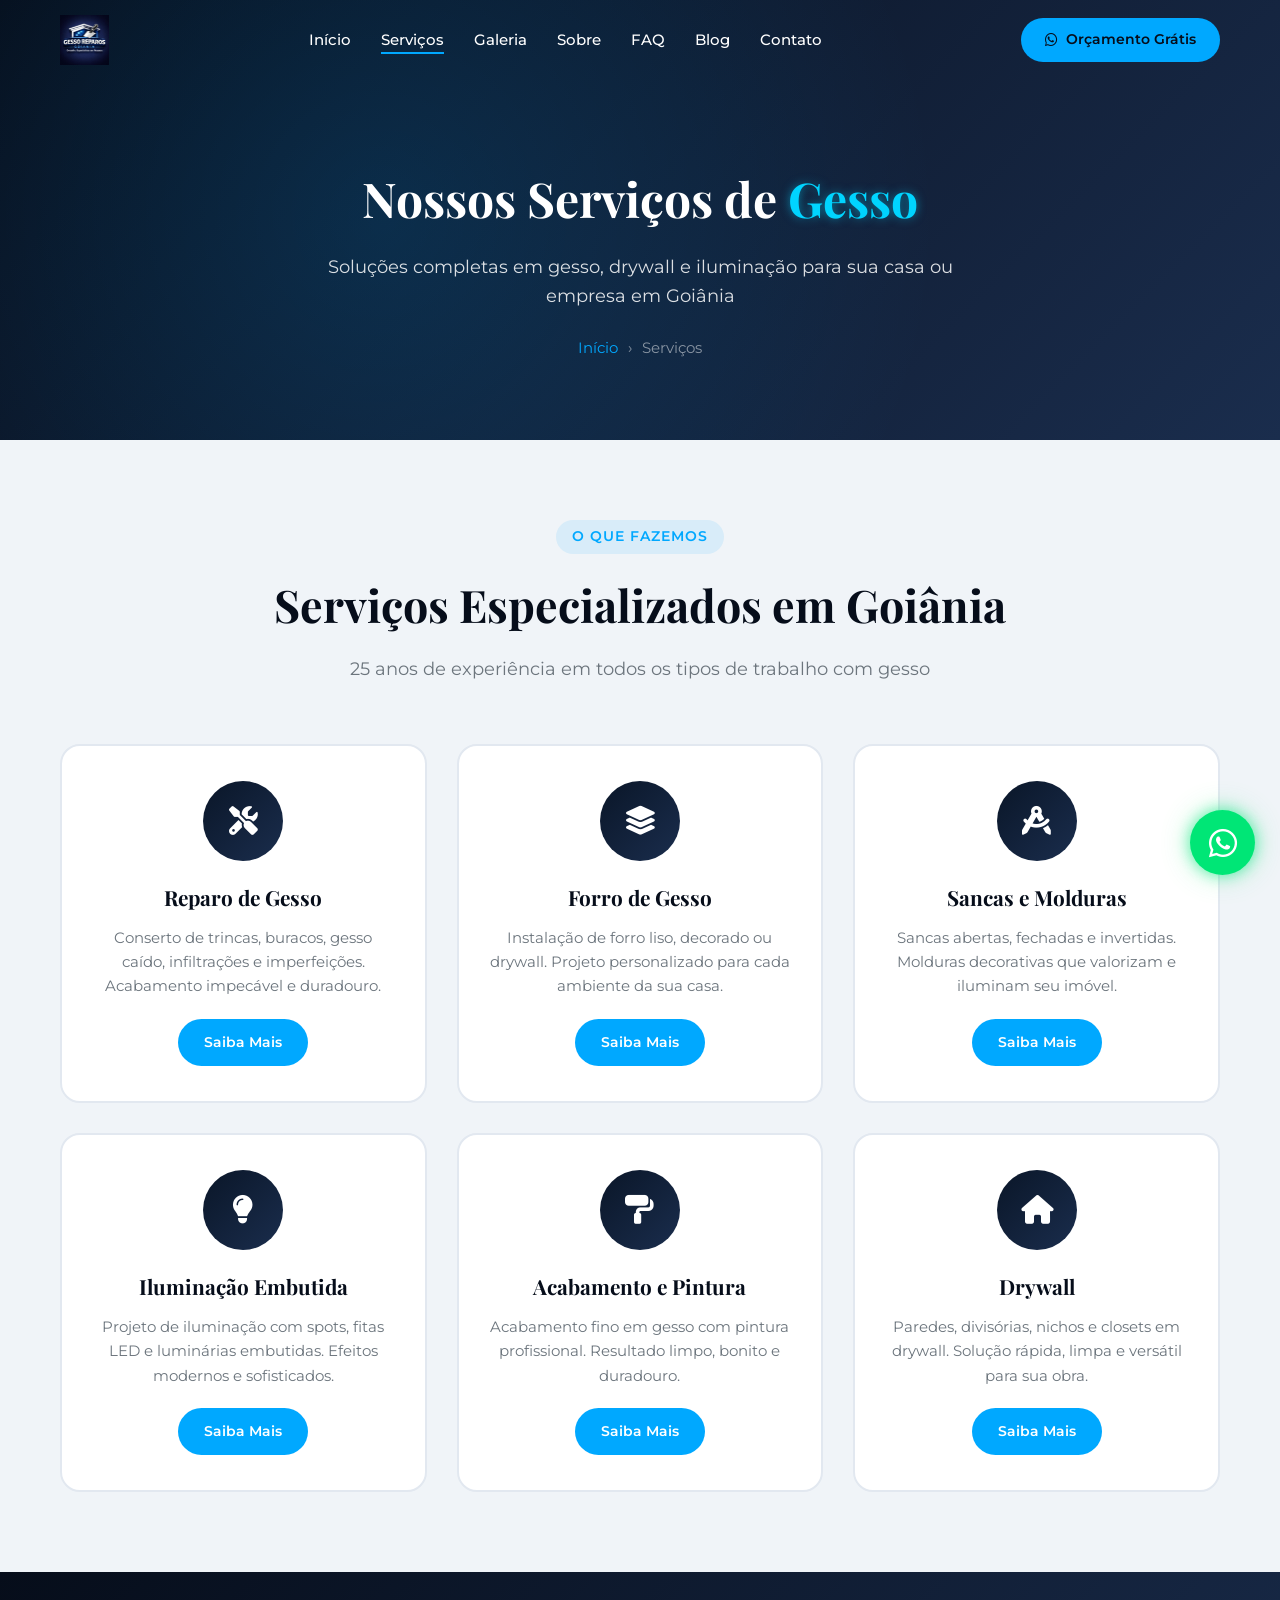
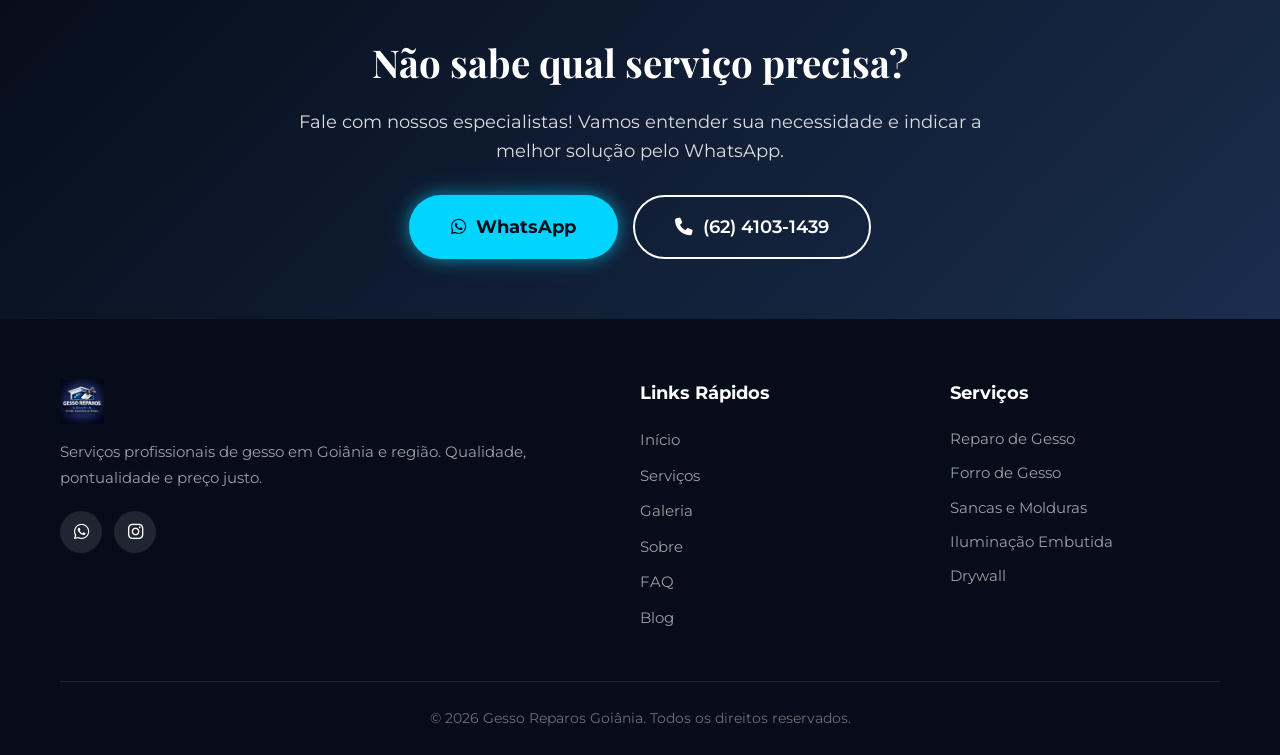
<file: servicos.html>
<!DOCTYPE html>
<html lang="pt-BR">
<head>
    <meta charset="UTF-8">
    <meta name="viewport" content="width=device-width, initial-scale=1.0">
    <title>Serviços de Gesso em Goiânia | Reparo, Forro, Drywall, Sancas</title>
    <meta name="description" content="Conheça todos os nossos serviços de gesso em Goiânia: reparo, forro, drywall, sancas, molduras, iluminação embutida, acabamento e pintura. Orçamento grátis!">
    <meta name="keywords" content="serviços gesso goiânia, reparo gesso, forro gesso, drywall, sancas, molduras, iluminação embutida, acabamento">
    <meta name="robots" content="index, follow">
    <link rel="canonical" href="https://gessoreparosgoiania.com.br/servicos.html">

    <meta property="og:type" content="website">
    <meta property="og:title" content="Serviços de Gesso em Goiânia - Gesso Reparos">
    <meta property="og:description" content="Reparo, forro, drywall, sancas, iluminação e acabamento. Orçamento grátis!">
    <meta property="og:url" content="https://gessoreparosgoiania.com.br/servicos.html">
    <meta property="og:image" content="https://gessoreparosgoiania.com.br/upload/logo1.png">

    <link rel="icon" href="upload/logo1.png" type="image/png">
    <link href="https://fonts.googleapis.com/css2?family=Montserrat:wght@300;400;500;600;700;800&family=Playfair+Display:wght@700&display=swap" rel="stylesheet">
    <link rel="stylesheet" href="https://cdnjs.cloudflare.com/ajax/libs/font-awesome/6.5.0/css/all.min.css">
    <link rel="stylesheet" href="styles.css">
    <link rel="stylesheet" href="faq.css">
    <link rel="stylesheet" href="pages.css">
</head>
<body>
    <!-- Header -->
    <header id="header">
        <nav class="navbar">
            <div class="container">
                <a href="index.html" class="logo">
                    <img src="upload/logo1.png" alt="Gesso Reparos Goiânia Logo">
                </a>
                <ul class="nav-links">
                    <li><a href="index.html#home">Início</a></li>
                    <li><a href="servicos.html" class="active">Serviços</a></li>
                    <li><a href="index.html#galeria">Galeria</a></li>
                    <li><a href="index.html#sobre">Sobre</a></li>
                    <li><a href="faq.html">FAQ</a></li>
                    <li><a href="blog/index.html">Blog</a></li>
                    <li><a href="index.html#contato">Contato</a></li>
                </ul>
                <a href="https://wa.me/556241031439" class="btn-cta" data-wa-source="header" target="_blank" rel="noopener">
                    <i class="fab fa-whatsapp"></i> Orçamento Grátis
                </a>
                <div class="hamburger"><span></span></div>
            </div>
        </nav>
    </header>

    <!-- Hero -->
    <section class="page-hero">
        <div class="container">
            <h1>Nossos Serviços de <span class="highlight" style="color: var(--neon-blue); text-shadow: 0 0 10px rgba(0,212,255,0.5);">Gesso</span></h1>
            <p>Soluções completas em gesso, drywall e iluminação para sua casa ou empresa em Goiânia</p>
            <nav class="breadcrumb" aria-label="breadcrumb">
                <a href="index.html">Início</a>
                <span>›</span>
                <span>Serviços</span>
            </nav>
        </div>
    </section>

    <!-- Lista de Serviços -->
    <section class="services-index">
        <div class="container">
            <div class="section-header">
                <span class="section-tag">O que fazemos</span>
                <h2 class="section-title">Serviços Especializados em Goiânia</h2>
                <p class="section-subtitle">25 anos de experiência em todos os tipos de trabalho com gesso</p>
            </div>
            <div class="services-index-grid">
                <div class="service-index-card">
                    <div class="service-index-icon"><i class="fas fa-tools"></i></div>
                    <h3>Reparo de Gesso</h3>
                    <p>Conserto de trincas, buracos, gesso caído, infiltrações e imperfeições. Acabamento impecável e duradouro.</p>
                    <a href="servicos/reparo-de-gesso.html" class="btn btn-primary">Saiba Mais</a>
                </div>
                <div class="service-index-card">
                    <div class="service-index-icon"><i class="fas fa-layer-group"></i></div>
                    <h3>Forro de Gesso</h3>
                    <p>Instalação de forro liso, decorado ou drywall. Projeto personalizado para cada ambiente da sua casa.</p>
                    <a href="servicos/forro-de-gesso.html" class="btn btn-primary">Saiba Mais</a>
                </div>
                <div class="service-index-card">
                    <div class="service-index-icon"><i class="fas fa-drafting-compass"></i></div>
                    <h3>Sancas e Molduras</h3>
                    <p>Sancas abertas, fechadas e invertidas. Molduras decorativas que valorizam e iluminam seu imóvel.</p>
                    <a href="servicos/sancas-e-molduras.html" class="btn btn-primary">Saiba Mais</a>
                </div>
                <div class="service-index-card">
                    <div class="service-index-icon"><i class="fas fa-lightbulb"></i></div>
                    <h3>Iluminação Embutida</h3>
                    <p>Projeto de iluminação com spots, fitas LED e luminárias embutidas. Efeitos modernos e sofisticados.</p>
                    <a href="servicos/iluminacao-embutida.html" class="btn btn-primary">Saiba Mais</a>
                </div>
                <div class="service-index-card">
                    <div class="service-index-icon"><i class="fas fa-paint-roller"></i></div>
                    <h3>Acabamento e Pintura</h3>
                    <p>Acabamento fino em gesso com pintura profissional. Resultado limpo, bonito e duradouro.</p>
                    <a href="servicos/acabamento-e-pintura.html" class="btn btn-primary">Saiba Mais</a>
                </div>
                <div class="service-index-card">
                    <div class="service-index-icon"><i class="fas fa-home"></i></div>
                    <h3>Drywall</h3>
                    <p>Paredes, divisórias, nichos e closets em drywall. Solução rápida, limpa e versátil para sua obra.</p>
                    <a href="servicos/drywall.html" class="btn btn-primary">Saiba Mais</a>
                </div>
            </div>
        </div>
    </section>

    <!-- CTA -->
    <section class="service-cta">
        <div class="container">
            <h2>Não sabe qual serviço precisa?</h2>
            <p>Fale com nossos especialistas! Vamos entender sua necessidade e indicar a melhor solução pelo WhatsApp.</p>
            <div class="service-cta-buttons">
                <a href="https://wa.me/556241031439" class="btn btn-primary btn-neon btn-lg" data-wa-source="cta-final" target="_blank" rel="noopener">
                    <i class="fab fa-whatsapp"></i> WhatsApp
                </a>
                <a href="tel:+556241031439" class="btn btn-outline btn-lg">
                    <i class="fas fa-phone"></i> (62) 4103-1439
                </a>
            </div>
        </div>
    </section>

    <!-- Footer -->
    <footer class="footer">
        <div class="container">
            <div class="footer-grid">
                <div class="footer-brand">
                    <img src="upload/logo1.png" alt="Gesso Reparos Goiânia" class="footer-logo">
                    <p>Serviços profissionais de gesso em Goiânia e região. Qualidade, pontualidade e preço justo.</p>
                    <div class="footer-social">
                        <a href="https://wa.me/556241031439" target="_blank" rel="noopener" aria-label="WhatsApp"><i class="fab fa-whatsapp"></i></a>
                        <a href="https://www.instagram.com/gessoreparosgoiania" target="_blank" rel="noopener" aria-label="Instagram"><i class="fab fa-instagram"></i></a>
                    </div>
                </div>
                <div class="footer-links">
                    <h4>Links Rápidos</h4>
                    <ul>
                        <li><a href="index.html#home">Início</a></li>
                        <li><a href="servicos.html">Serviços</a></li>
                        <li><a href="index.html#galeria">Galeria</a></li>
                        <li><a href="index.html#sobre">Sobre</a></li>
                        <li><a href="faq.html">FAQ</a></li>
                        <li><a href="blog/index.html">Blog</a></li>
                    </ul>
                </div>
                <div class="footer-services">
                    <h4>Serviços</h4>
                    <ul>
                        <li><a href="servicos/reparo-de-gesso.html">Reparo de Gesso</a></li>
                        <li><a href="servicos/forro-de-gesso.html">Forro de Gesso</a></li>
                        <li><a href="servicos/sancas-e-molduras.html">Sancas e Molduras</a></li>
                        <li><a href="servicos/iluminacao-embutida.html">Iluminação Embutida</a></li>
                        <li><a href="servicos/drywall.html">Drywall</a></li>
                    </ul>
                </div>
            </div>
            <div class="footer-bottom">
                <p>&copy; 2026 Gesso Reparos Goiânia. Todos os direitos reservados.</p>
            </div>
        </div>
    </footer>

    <a href="https://wa.me/556241031439" class="whatsapp-float" data-wa-source="floating" target="_blank" rel="noopener" aria-label="Contato via WhatsApp">
        <i class="fab fa-whatsapp"></i>
    </a>
    <button id="backToTop" class="back-to-top" aria-label="Voltar ao topo">
        <i class="fas fa-chevron-up"></i>
    </button>

    <script src="script.js"></script>
    <script src="whatsapp-tracking.js"></script>
</body>
</html>
</file>
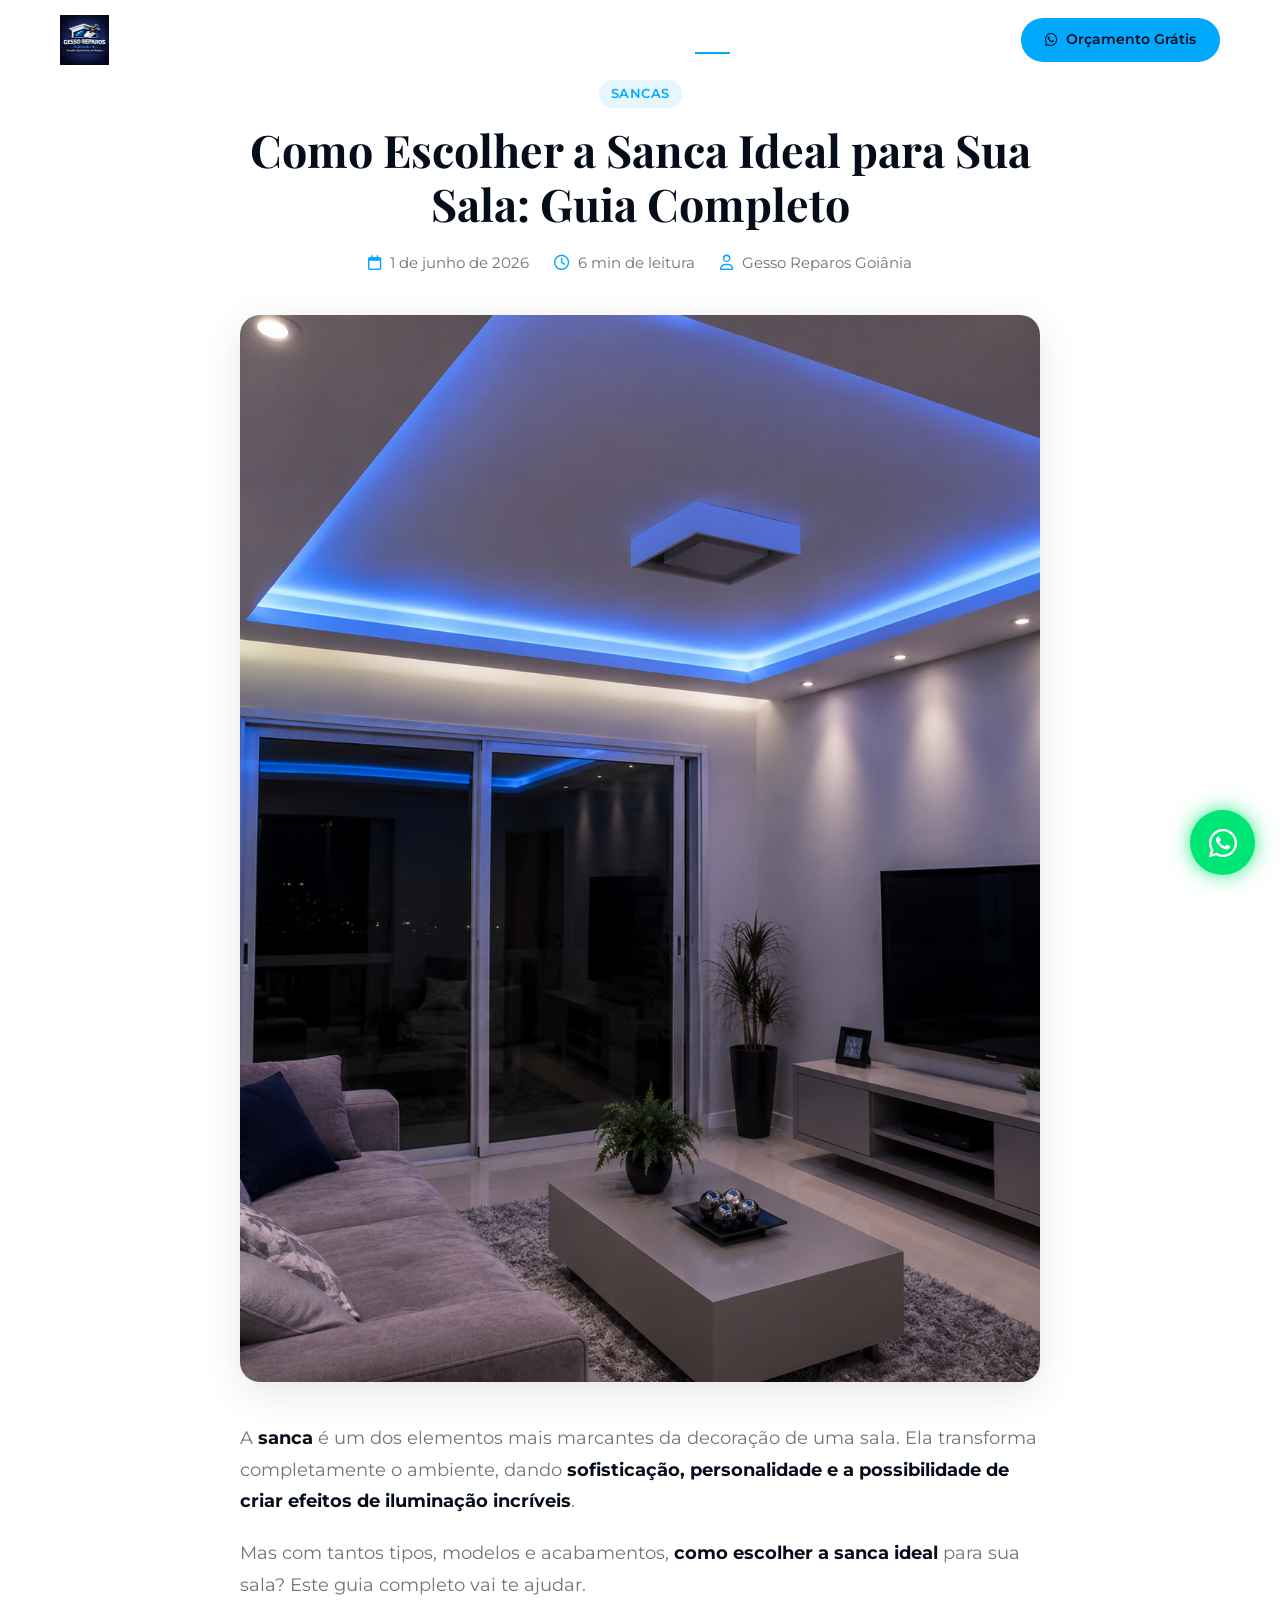
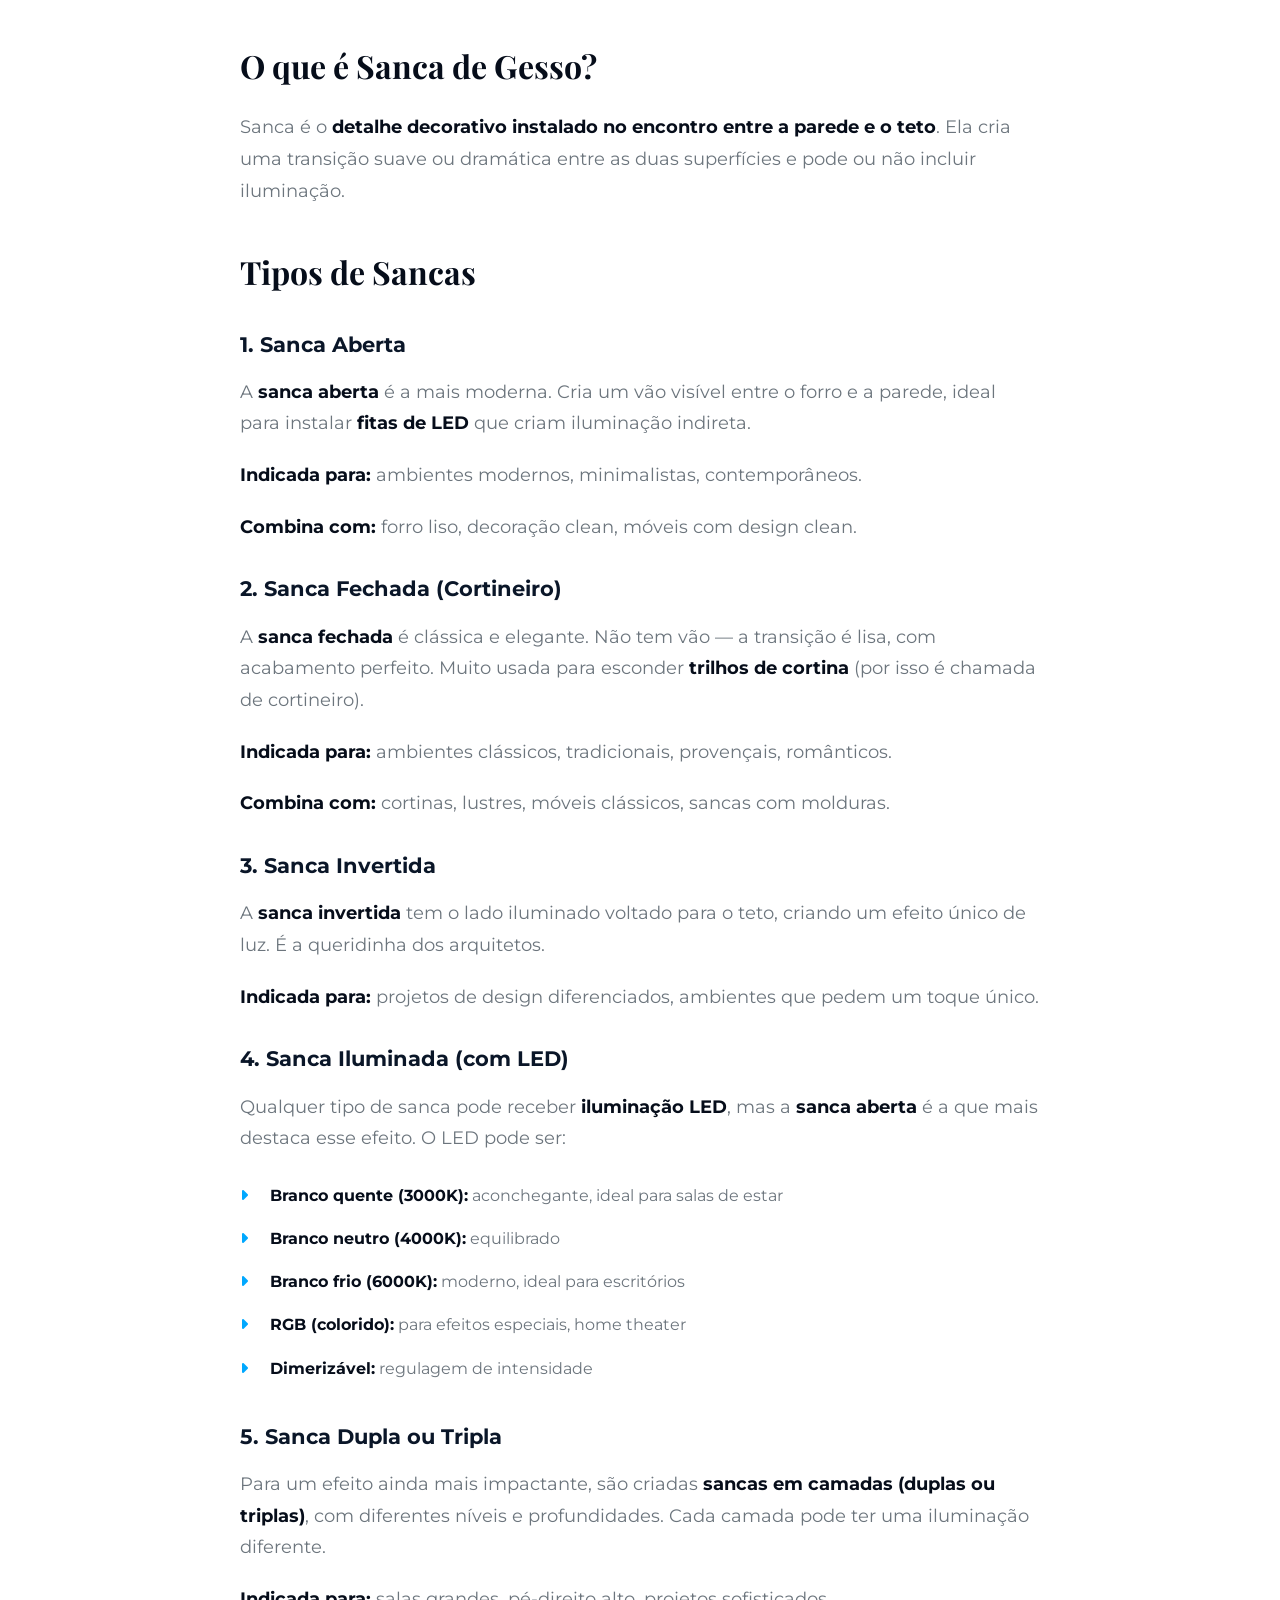
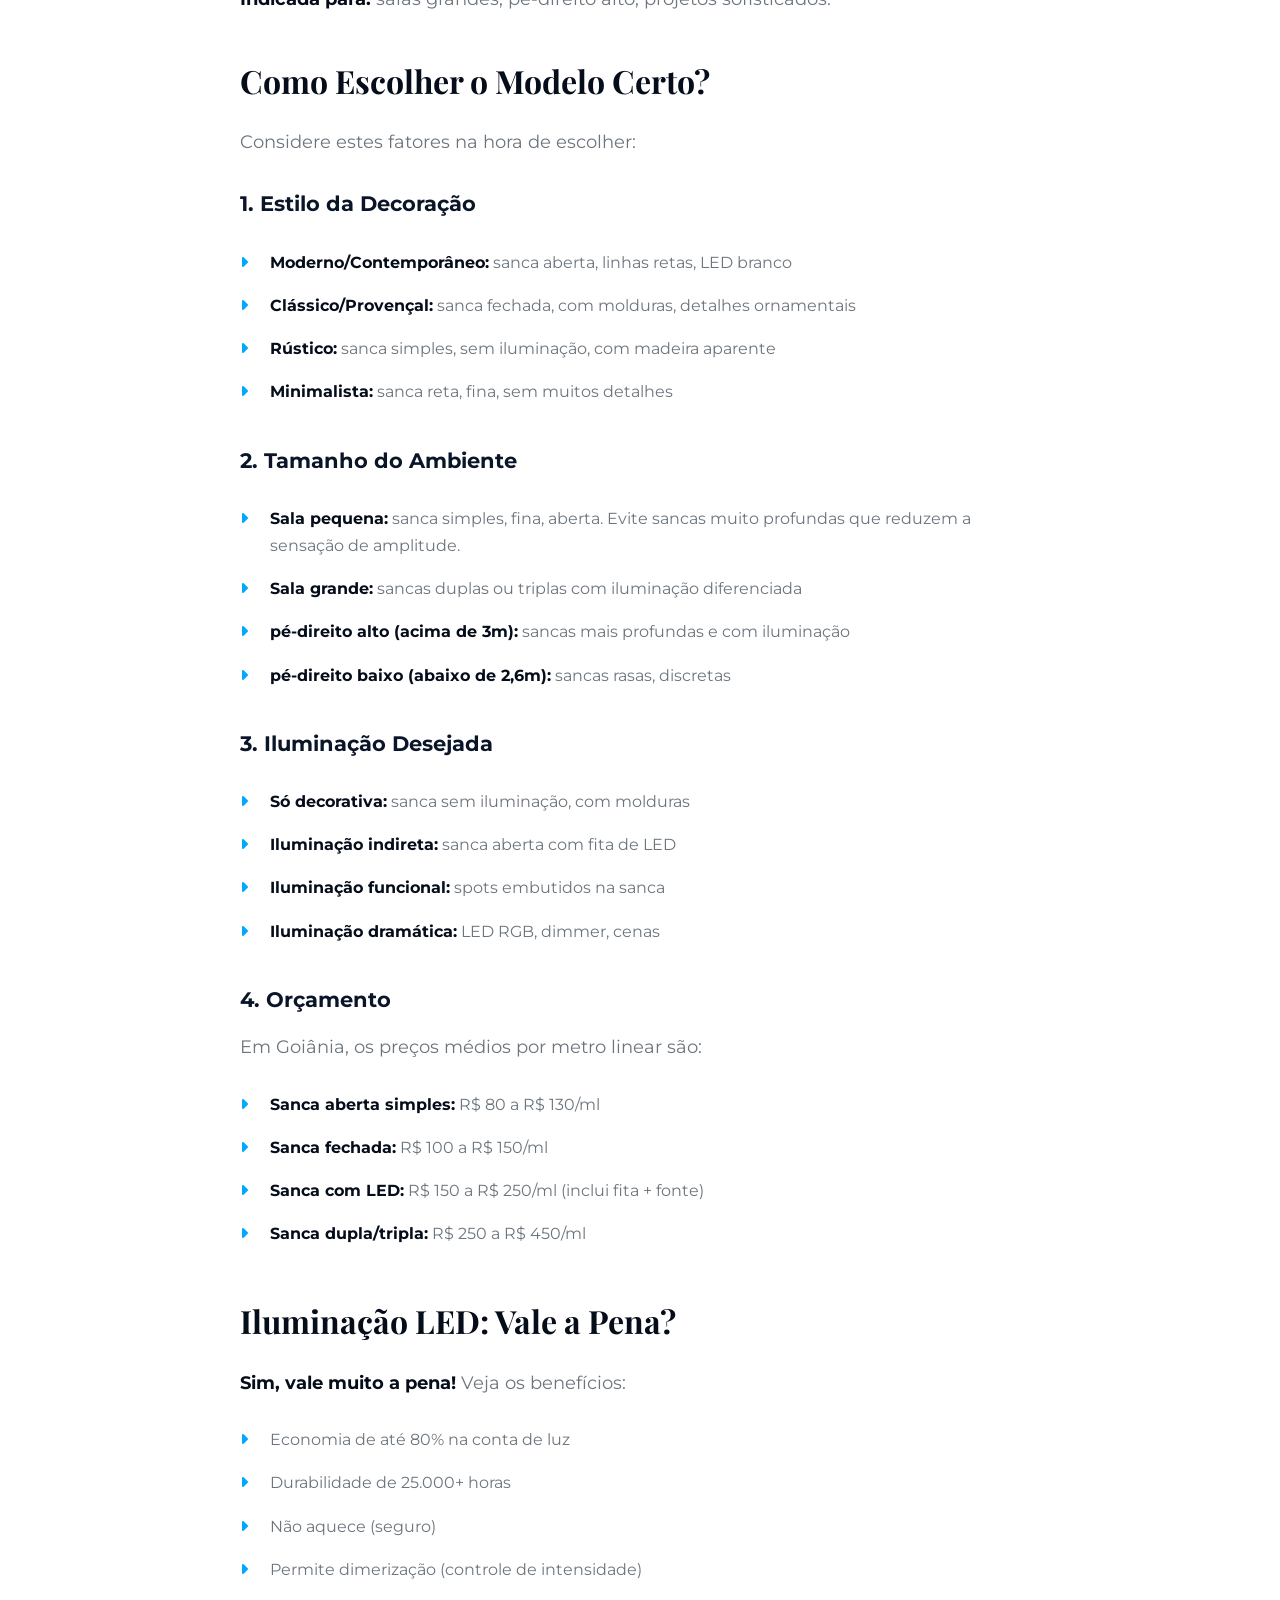
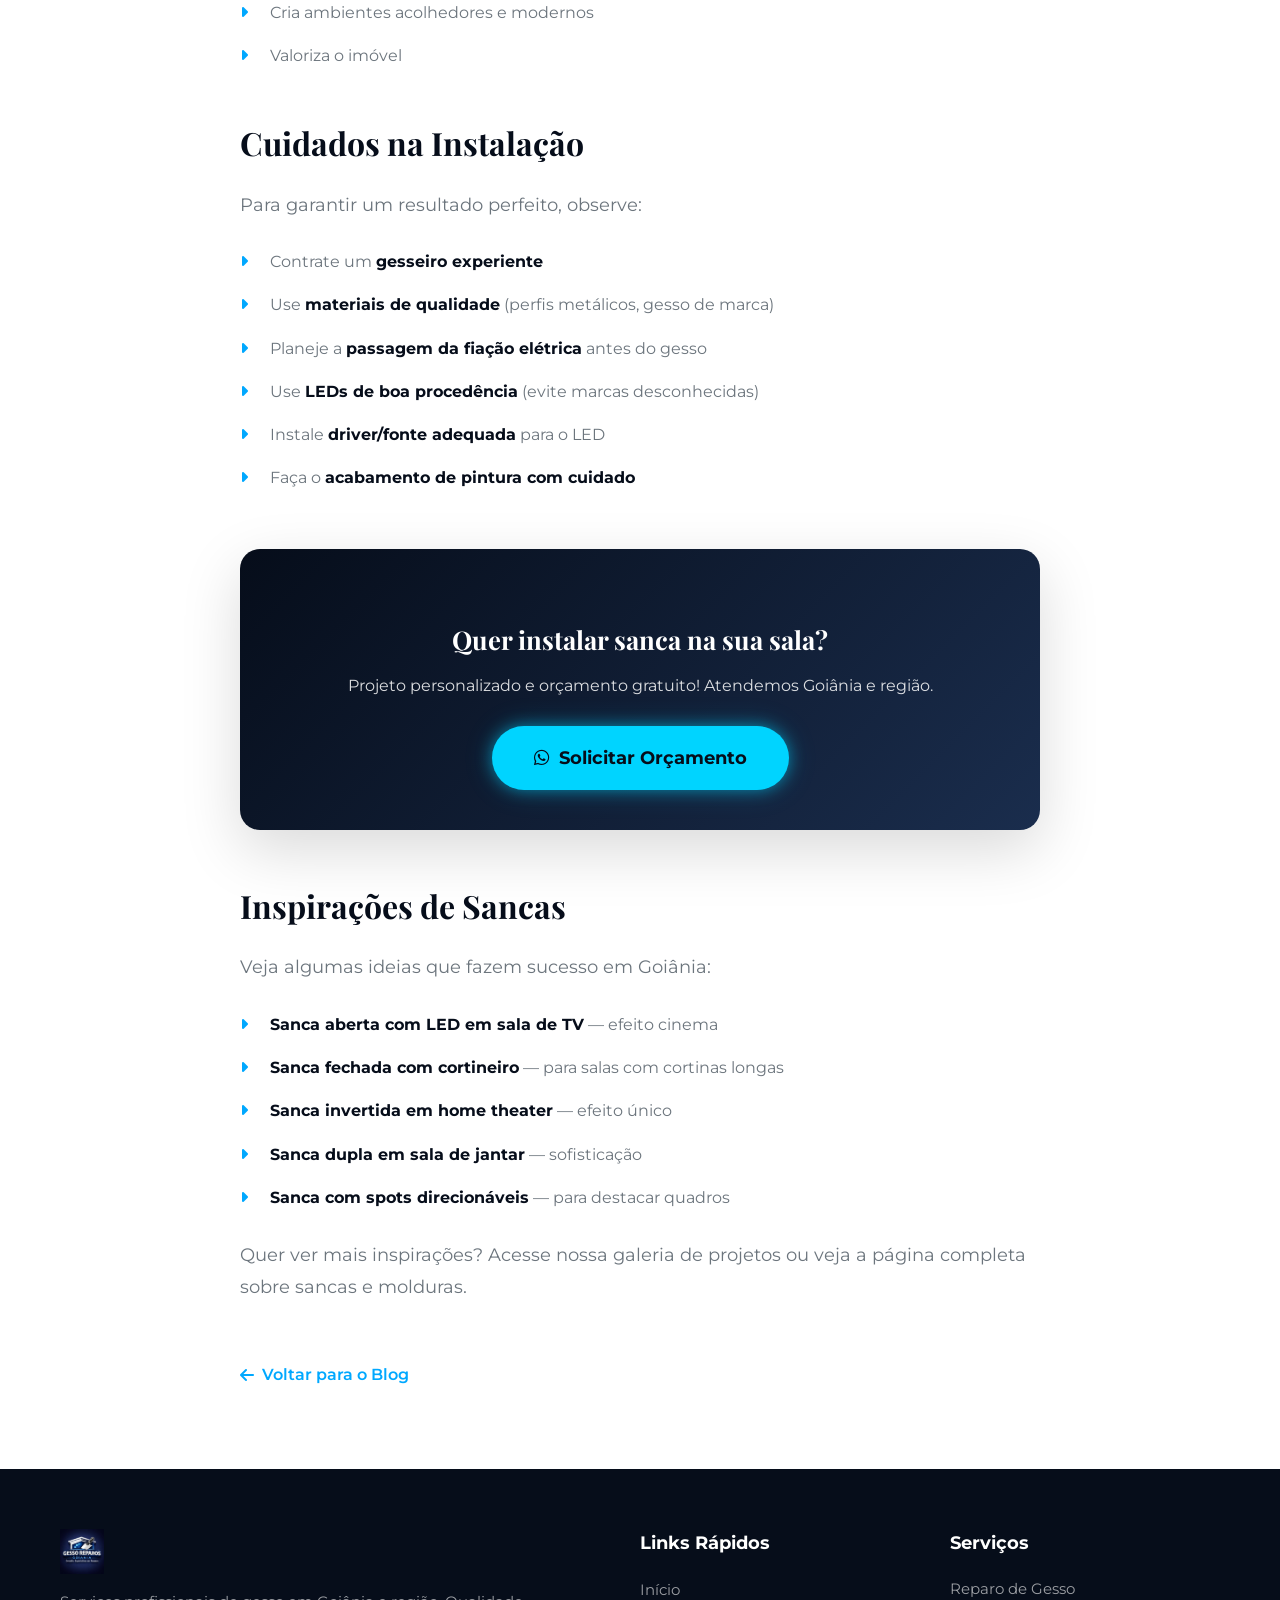
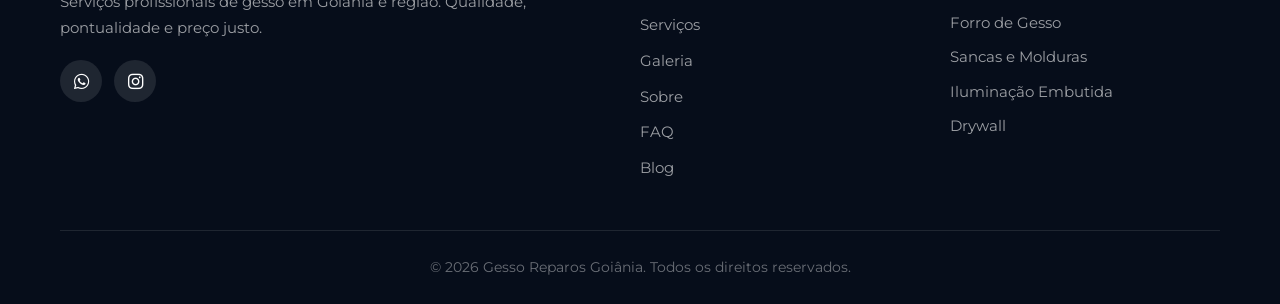
<file: blog/como-escolher-sanca-para-sala.html>
<!DOCTYPE html>
<html lang="pt-BR">
<head>
    <meta charset="UTF-8">
    <meta name="viewport" content="width=device-width, initial-scale=1.0">
    <title>Como Escolher a Sanca Ideal para Sua Sala: Guia Completo | Blog</title>
    <meta name="description" content="Guia completo para escolher a sanca ideal para sua sala. Tipos (aberta, fechada, invertida), iluminação LED e dicas de design por especialistas em Goiânia.">
    <meta name="keywords" content="sanca sala, sanca aberta, sanca fechada, sanca invertida, sanca iluminada led, como escolher sanca">
    <meta name="robots" content="index, follow">
    <link rel="canonical" href="https://gessoreparosgoiania.com.br/blog/como-escolher-sanca-para-sala.html">

    <meta property="og:type" content="article">
    <meta property="og:title" content="Como Escolher a Sanca Ideal para Sua Sala">
    <meta property="og:description" content="Guia completo de sancas: tipos, iluminação LED e dicas de design.">
    <meta property="og:url" content="https://gessoreparosgoiania.com.br/blog/como-escolher-sanca-para-sala.html">
    <meta property="og:image" content="https://gessoreparosgoiania.com.br/upload/projeto%20(3).png">

    <script type="application/ld+json">
    {
        "@context": "https://schema.org",
        "@type": "BlogPosting",
        "headline": "Como Escolher a Sanca Ideal para Sua Sala: Guia Completo",
        "image": "https://gessoreparosgoiania.com.br/upload/projeto (3).png",
        "author": {"@type": "Organization", "name": "Gesso Reparos Goiânia"},
        "publisher": {"@type": "Organization", "name": "Gesso Reparos Goiânia"},
        "datePublished": "2026-06-01",
        "dateModified": "2026-06-01"
    }
    </script>

    <link rel="icon" href="../upload/logo1.png" type="image/png">
    <link href="https://fonts.googleapis.com/css2?family=Montserrat:wght@300;400;500;600;700;800&family=Playfair+Display:wght@700&display=swap" rel="stylesheet">
    <link rel="stylesheet" href="https://cdnjs.cloudflare.com/ajax/libs/font-awesome/6.5.0/css/all.min.css">
    <link rel="stylesheet" href="../styles.css">
    <link rel="stylesheet" href="../faq.css">
    <link rel="stylesheet" href="../pages.css">
</head>
<body>
    <header id="header">
        <nav class="navbar">
            <div class="container">
                <a href="../index.html" class="logo"><img src="../upload/logo1.png" alt="Gesso Reparos Goiânia Logo"></a>
                <ul class="nav-links">
                    <li><a href="../index.html#home">Início</a></li>
                    <li><a href="../servicos.html">Serviços</a></li>
                    <li><a href="../index.html#galeria">Galeria</a></li>
                    <li><a href="../index.html#sobre">Sobre</a></li>
                    <li><a href="../faq.html">FAQ</a></li>
                    <li><a href="index.html" class="active">Blog</a></li>
                    <li><a href="../index.html#contato">Contato</a></li>
                </ul>
                <a href="https://wa.me/556241031439" class="btn-cta" data-wa-source="header" target="_blank" rel="noopener"><i class="fab fa-whatsapp"></i> Orçamento Grátis</a>
                <div class="hamburger"><span></span></div>
            </div>
        </nav>
    </header>

    <article class="blog-post">
        <div class="container">
            <div class="blog-post-container">
                <div class="blog-post-header">
                    <span class="blog-card-tag">Sancas</span>
                    <h1 class="blog-post-title">Como Escolher a Sanca Ideal para Sua Sala: Guia Completo</h1>
                    <div class="blog-post-meta">
                        <span><i class="far fa-calendar"></i> 1 de junho de 2026</span>
                        <span><i class="far fa-clock"></i> 6 min de leitura</span>
                        <span><i class="far fa-user"></i> Gesso Reparos Goiânia</span>
                    </div>
                </div>

                <img src="../upload/projeto (3).png" alt="Sanca iluminada em sala de Goiânia" class="blog-post-image">

                <div class="blog-post-content">
                    <p>A <strong>sanca</strong> é um dos elementos mais marcantes da decoração de uma sala. Ela transforma completamente o ambiente, dando <strong>sofisticação, personalidade e a possibilidade de criar efeitos de iluminação incríveis</strong>.</p>
                    <p>Mas com tantos tipos, modelos e acabamentos, <strong>como escolher a sanca ideal</strong> para sua sala? Este guia completo vai te ajudar.</p>

                    <h2>O que é Sanca de Gesso?</h2>
                    <p>Sanca é o <strong>detalhe decorativo instalado no encontro entre a parede e o teto</strong>. Ela cria uma transição suave ou dramática entre as duas superfícies e pode ou não incluir iluminação.</p>

                    <h2>Tipos de Sancas</h2>

                    <h3>1. Sanca Aberta</h3>
                    <p>A <strong>sanca aberta</strong> é a mais moderna. Cria um vão visível entre o forro e a parede, ideal para instalar <strong>fitas de LED</strong> que criam iluminação indireta.</p>
                    <p><strong>Indicada para:</strong> ambientes modernos, minimalistas, contemporâneos.</p>
                    <p><strong>Combina com:</strong> forro liso, decoração clean, móveis com design clean.</p>

                    <h3>2. Sanca Fechada (Cortineiro)</h3>
                    <p>A <strong>sanca fechada</strong> é clássica e elegante. Não tem vão — a transição é lisa, com acabamento perfeito. Muito usada para esconder <strong>trilhos de cortina</strong> (por isso é chamada de cortineiro).</p>
                    <p><strong>Indicada para:</strong> ambientes clássicos, tradicionais, provençais, românticos.</p>
                    <p><strong>Combina com:</strong> cortinas, lustres, móveis clássicos, sancas com molduras.</p>

                    <h3>3. Sanca Invertida</h3>
                    <p>A <strong>sanca invertida</strong> tem o lado iluminado voltado para o teto, criando um efeito único de luz. É a queridinha dos arquitetos.</p>
                    <p><strong>Indicada para:</strong> projetos de design diferenciados, ambientes que pedem um toque único.</p>

                    <h3>4. Sanca Iluminada (com LED)</h3>
                    <p>Qualquer tipo de sanca pode receber <strong>iluminação LED</strong>, mas a <strong>sanca aberta</strong> é a que mais destaca esse efeito. O LED pode ser:</p>
                    <ul>
                        <li><strong>Branco quente (3000K):</strong> aconchegante, ideal para salas de estar</li>
                        <li><strong>Branco neutro (4000K):</strong> equilibrado</li>
                        <li><strong>Branco frio (6000K):</strong> moderno, ideal para escritórios</li>
                        <li><strong>RGB (colorido):</strong> para efeitos especiais, home theater</li>
                        <li><strong>Dimerizável:</strong> regulagem de intensidade</li>
                    </ul>

                    <h3>5. Sanca Dupla ou Tripla</h3>
                    <p>Para um efeito ainda mais impactante, são criadas <strong>sancas em camadas (duplas ou triplas)</strong>, com diferentes níveis e profundidades. Cada camada pode ter uma iluminação diferente.</p>
                    <p><strong>Indicada para:</strong> salas grandes, pé-direito alto, projetos sofisticados.</p>

                    <h2>Como Escolher o Modelo Certo?</h2>
                    <p>Considere estes fatores na hora de escolher:</p>

                    <h3>1. Estilo da Decoração</h3>
                    <ul>
                        <li><strong>Moderno/Contemporâneo:</strong> sanca aberta, linhas retas, LED branco</li>
                        <li><strong>Clássico/Provençal:</strong> sanca fechada, com molduras, detalhes ornamentais</li>
                        <li><strong>Rústico:</strong> sanca simples, sem iluminação, com madeira aparente</li>
                        <li><strong>Minimalista:</strong> sanca reta, fina, sem muitos detalhes</li>
                    </ul>

                    <h3>2. Tamanho do Ambiente</h3>
                    <ul>
                        <li><strong>Sala pequena:</strong> sanca simples, fina, aberta. Evite sancas muito profundas que reduzem a sensação de amplitude.</li>
                        <li><strong>Sala grande:</strong> sancas duplas ou triplas com iluminação diferenciada</li>
                        <li><strong> pé-direito alto (acima de 3m):</strong> sancas mais profundas e com iluminação</li>
                        <li><strong> pé-direito baixo (abaixo de 2,6m):</strong> sancas rasas, discretas</li>
                    </ul>

                    <h3>3. Iluminação Desejada</h3>
                    <ul>
                        <li><strong>Só decorativa:</strong> sanca sem iluminação, com molduras</li>
                        <li><strong>Iluminação indireta:</strong> sanca aberta com fita de LED</li>
                        <li><strong>Iluminação funcional:</strong> spots embutidos na sanca</li>
                        <li><strong>Iluminação dramática:</strong> LED RGB, dimmer, cenas</li>
                    </ul>

                    <h3>4. Orçamento</h3>
                    <p>Em Goiânia, os preços médios por metro linear são:</p>
                    <ul>
                        <li><strong>Sanca aberta simples:</strong> R$ 80 a R$ 130/ml</li>
                        <li><strong>Sanca fechada:</strong> R$ 100 a R$ 150/ml</li>
                        <li><strong>Sanca com LED:</strong> R$ 150 a R$ 250/ml (inclui fita + fonte)</li>
                        <li><strong>Sanca dupla/tripla:</strong> R$ 250 a R$ 450/ml</li>
                    </ul>

                    <h2>Iluminação LED: Vale a Pena?</h2>
                    <p><strong>Sim, vale muito a pena!</strong> Veja os benefícios:</p>
                    <ul>
                        <li>Economia de até 80% na conta de luz</li>
                        <li>Durabilidade de 25.000+ horas</li>
                        <li>Não aquece (seguro)</li>
                        <li>Permite dimerização (controle de intensidade)</li>
                        <li>Cria ambientes acolhedores e modernos</li>
                        <li>Valoriza o imóvel</li>
                    </ul>

                    <h2>Cuidados na Instalação</h2>
                    <p>Para garantir um resultado perfeito, observe:</p>
                    <ul>
                        <li>Contrate um <strong>gesseiro experiente</strong></li>
                        <li>Use <strong>materiais de qualidade</strong> (perfis metálicos, gesso de marca)</li>
                        <li>Planeje a <strong>passagem da fiação elétrica</strong> antes do gesso</li>
                        <li>Use <strong>LEDs de boa procedência</strong> (evite marcas desconhecidas)</li>
                        <li>Instale <strong>driver/fonte adequada</strong> para o LED</li>
                        <li>Faça o <strong>acabamento de pintura com cuidado</strong></li>
                    </ul>

                    <div class="blog-post-cta">
                        <h3>Quer instalar sanca na sua sala?</h3>
                        <p>Projeto personalizado e orçamento gratuito! Atendemos Goiânia e região.</p>
                        <a href="https://wa.me/556241031439" class="btn btn-primary btn-neon btn-lg" data-wa-source="cta-meio" target="_blank" rel="noopener"><i class="fab fa-whatsapp"></i> Solicitar Orçamento</a>
                    </div>

                    <h2>Inspirações de Sancas</h2>
                    <p>Veja algumas ideias que fazem sucesso em Goiânia:</p>
                    <ul>
                        <li><strong>Sanca aberta com LED em sala de TV</strong> — efeito cinema</li>
                        <li><strong>Sanca fechada com cortineiro</strong> — para salas com cortinas longas</li>
                        <li><strong>Sanca invertida em home theater</strong> — efeito único</li>
                        <li><strong>Sanca dupla em sala de jantar</strong> — sofisticação</li>
                        <li><strong>Sanca com spots direcionáveis</strong> — para destacar quadros</li>
                    </ul>

                    <p>Quer ver mais inspirações? Acesse nossa <a href="../index.html#galeria">galeria de projetos</a> ou veja a página completa sobre <a href="../servicos/sancas-e-molduras.html">sancas e molduras</a>.</p>
                </div>

                <a href="index.html" class="blog-back"><i class="fas fa-arrow-left"></i> Voltar para o Blog</a>
            </div>
        </div>
    </article>

    <footer class="footer">
        <div class="container">
            <div class="footer-grid">
                <div class="footer-brand">
                    <img src="../upload/logo1.png" alt="Gesso Reparos Goiânia" class="footer-logo">
                    <p>Serviços profissionais de gesso em Goiânia e região. Qualidade, pontualidade e preço justo.</p>
                    <div class="footer-social">
                        <a href="https://wa.me/556241031439" target="_blank" rel="noopener" aria-label="WhatsApp"><i class="fab fa-whatsapp"></i></a>
                        <a href="https://www.instagram.com/gessoreparosgoiania" target="_blank" rel="noopener" aria-label="Instagram"><i class="fab fa-instagram"></i></a>
                    </div>
                </div>
                <div class="footer-links">
                    <h4>Links Rápidos</h4>
                    <ul>
                        <li><a href="../index.html#home">Início</a></li>
                        <li><a href="../servicos.html">Serviços</a></li>
                        <li><a href="../index.html#galeria">Galeria</a></li>
                        <li><a href="../index.html#sobre">Sobre</a></li>
                        <li><a href="../faq.html">FAQ</a></li>
                        <li><a href="index.html">Blog</a></li>
                    </ul>
                </div>
                <div class="footer-services">
                    <h4>Serviços</h4>
                    <ul>
                        <li><a href="../servicos/reparo-de-gesso.html">Reparo de Gesso</a></li>
                        <li><a href="../servicos/forro-de-gesso.html">Forro de Gesso</a></li>
                        <li><a href="../servicos/sancas-e-molduras.html">Sancas e Molduras</a></li>
                        <li><a href="../servicos/iluminacao-embutida.html">Iluminação Embutida</a></li>
                        <li><a href="../servicos/drywall.html">Drywall</a></li>
                    </ul>
                </div>
            </div>
            <div class="footer-bottom"><p>&copy; 2026 Gesso Reparos Goiânia. Todos os direitos reservados.</p></div>
        </div>
    </footer>

    <a href="https://wa.me/556241031439" class="whatsapp-float" data-wa-source="floating" target="_blank" rel="noopener" aria-label="Contato via WhatsApp"><i class="fab fa-whatsapp"></i></a>
    <button id="backToTop" class="back-to-top" aria-label="Voltar ao topo"><i class="fas fa-chevron-up"></i></button>

    <script src="../script.js"></script>
    <script src="../whatsapp-tracking.js"></script>
</body>
</html>
</file>
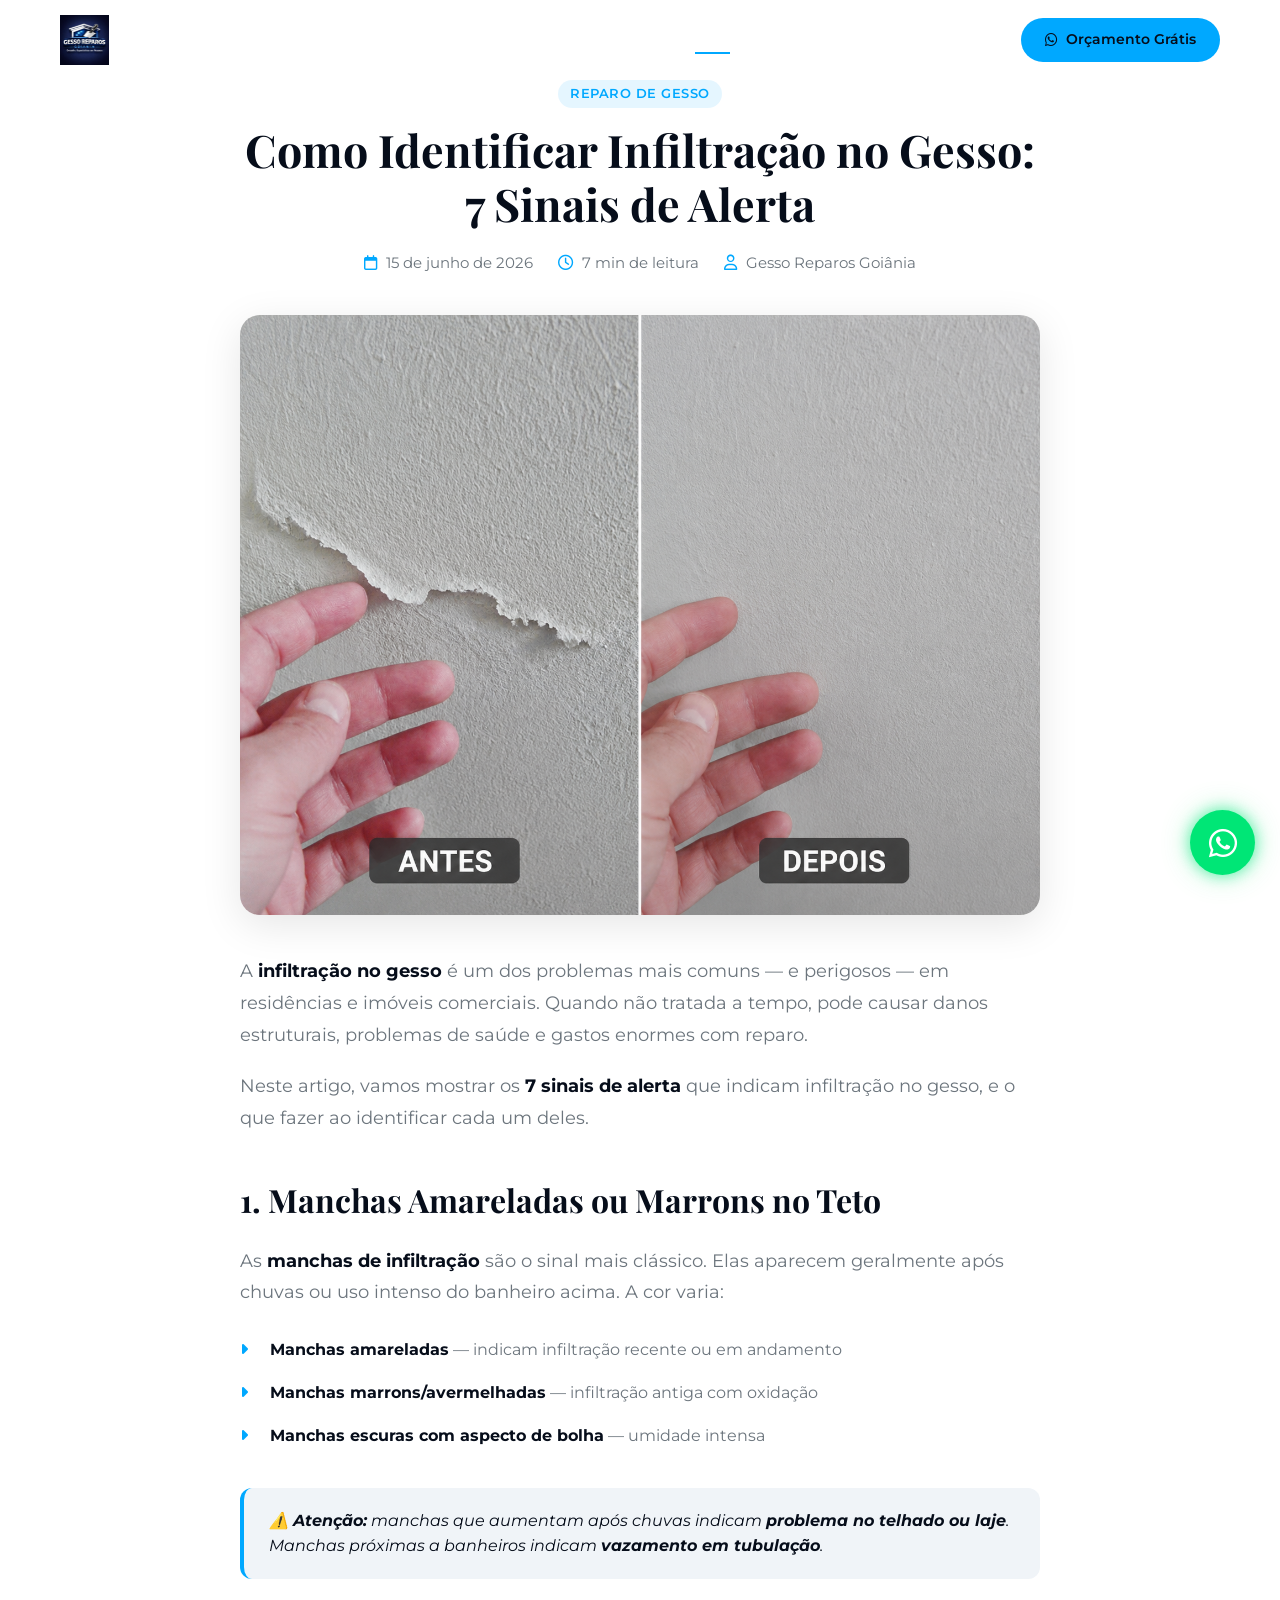
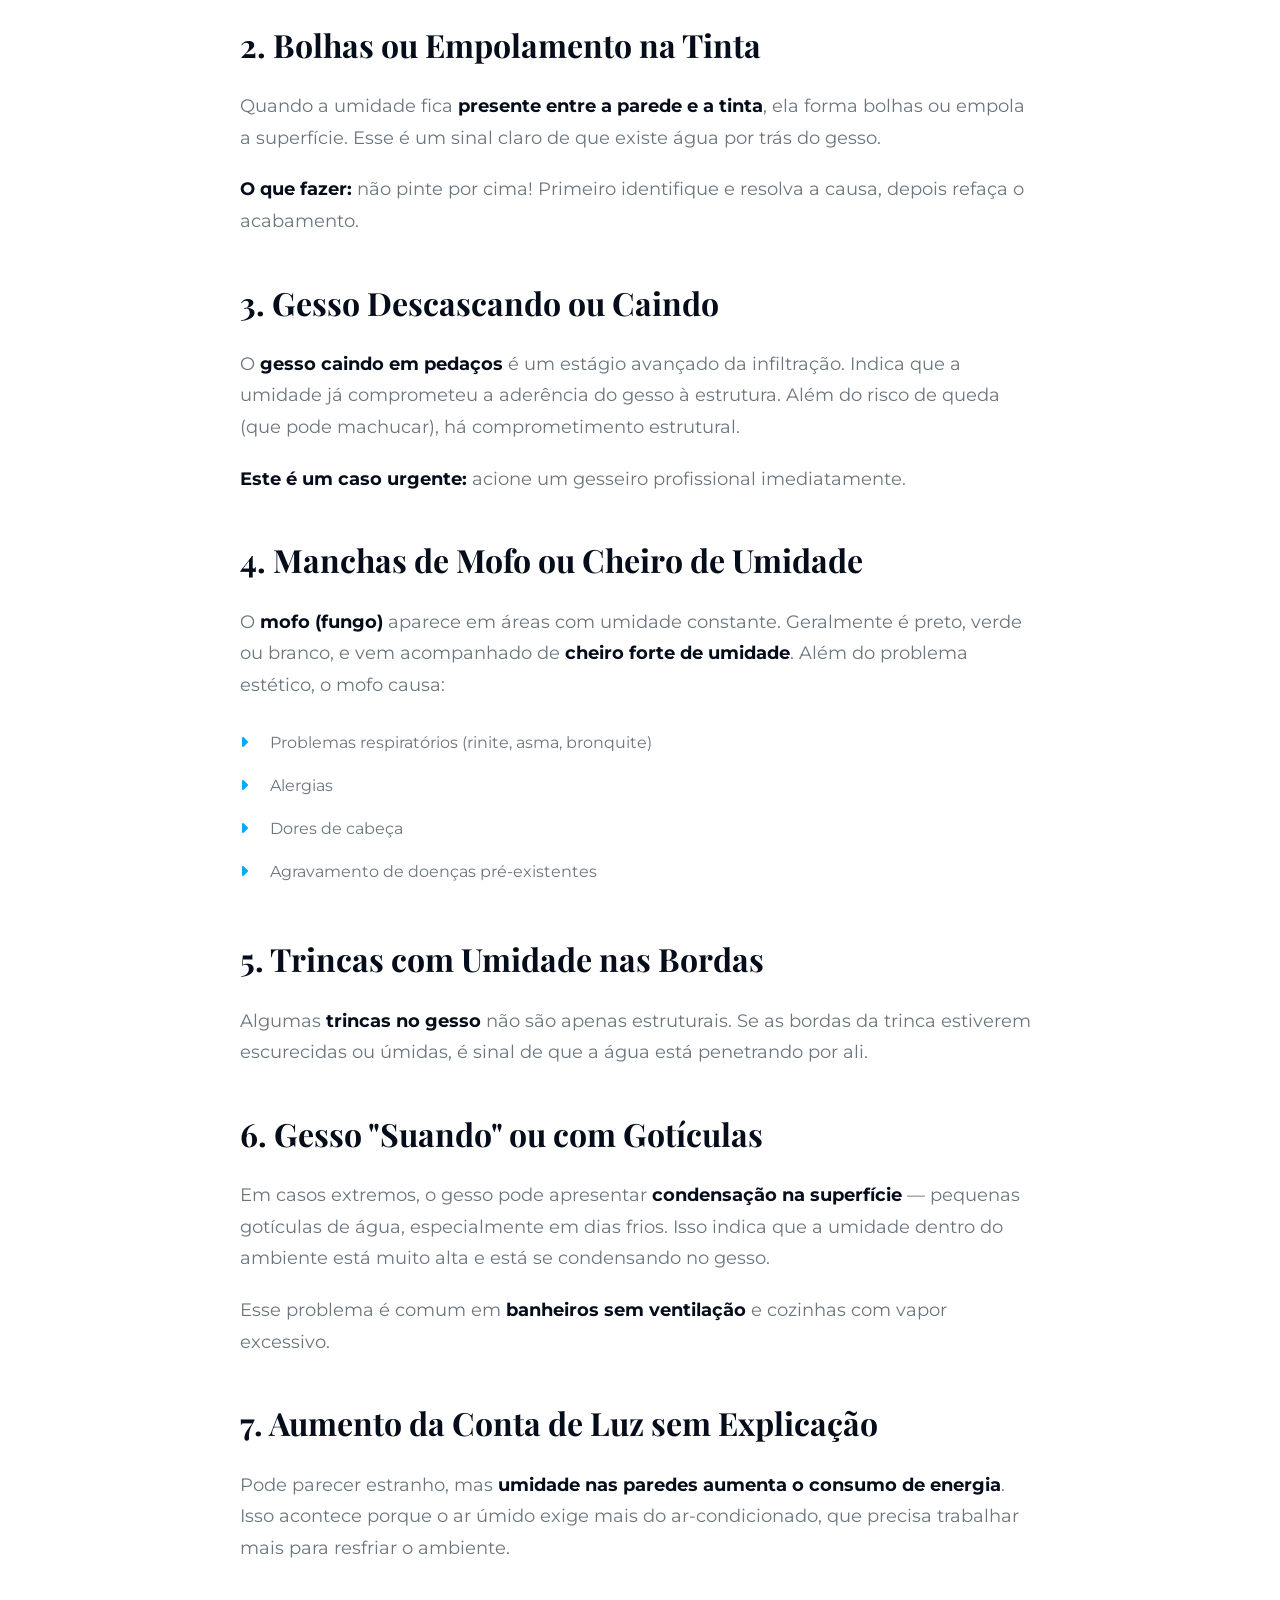
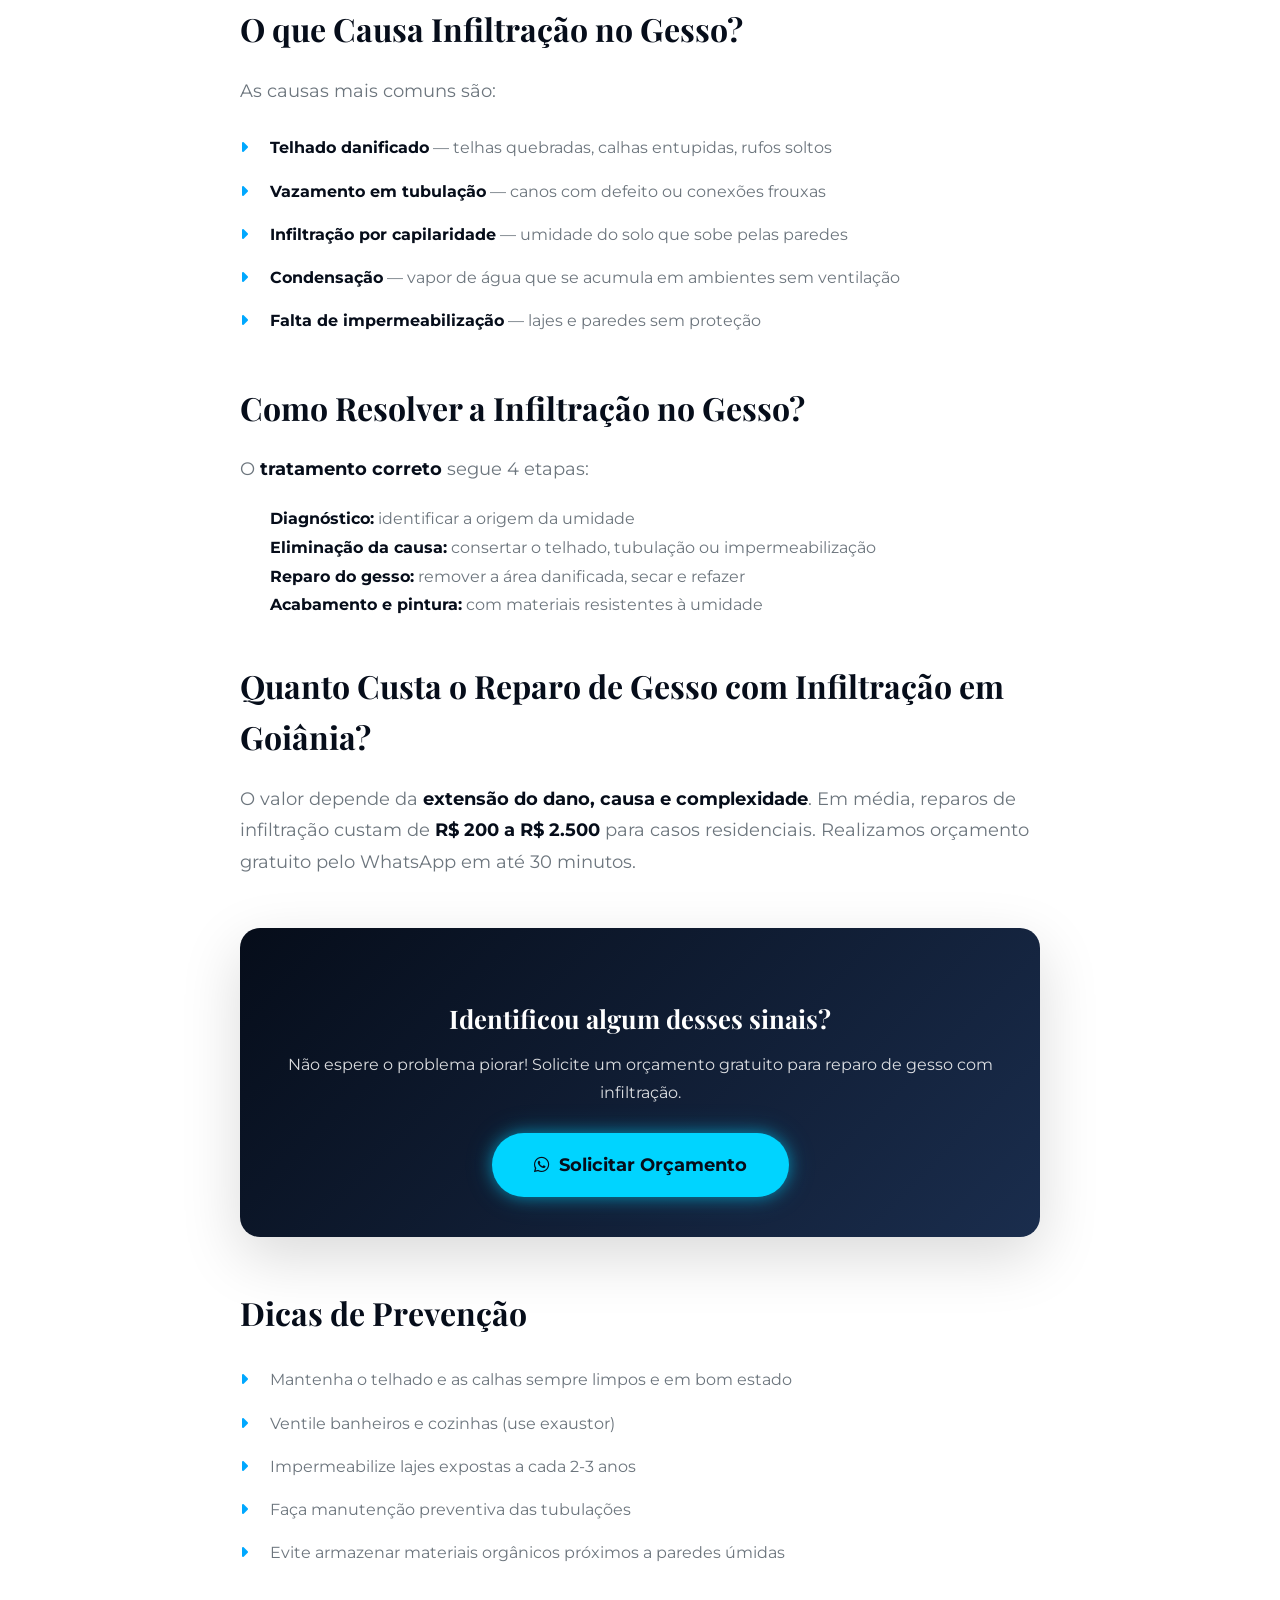
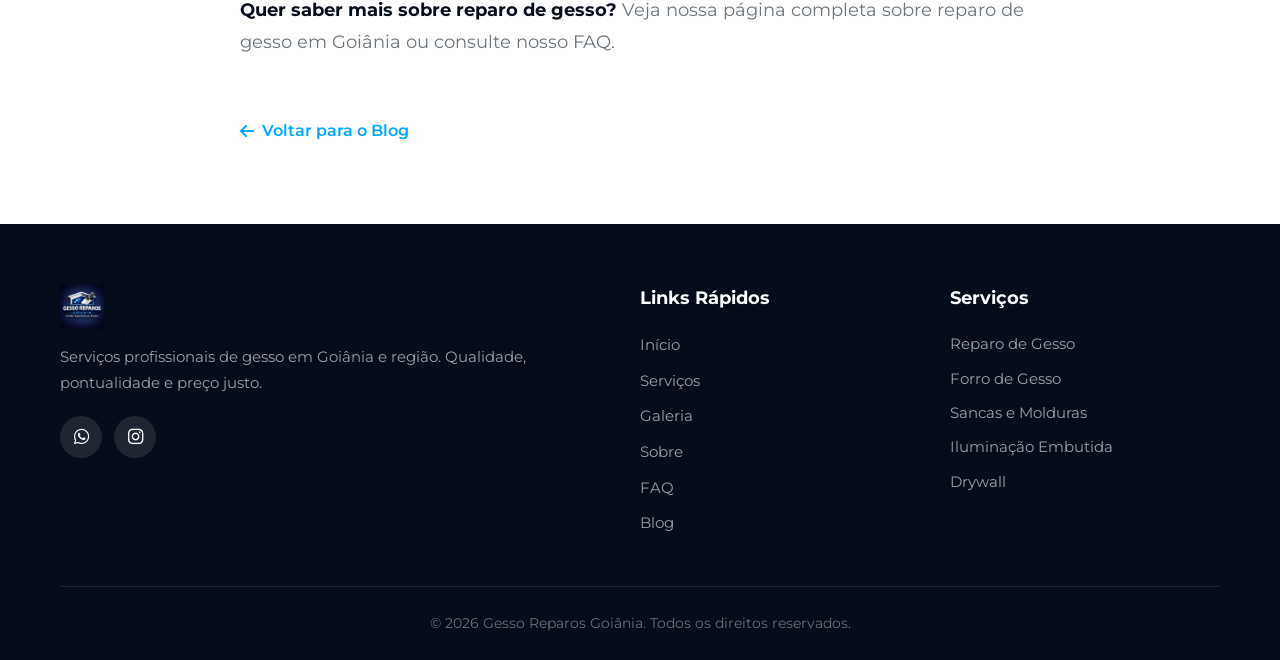
<file: blog/como-identificar-infiltracao-no-gesso.html>
<!DOCTYPE html>
<html lang="pt-BR">
<head>
    <meta charset="UTF-8">
    <meta name="viewport" content="width=device-width, initial-scale=1.0">
    <title>Como Identificar Infiltração no Gesso: 7 Sinais de Alerta | Blog Gesso Reparos</title>
    <meta name="description" content="Aprenda a identificar os sinais de infiltração no gesso antes que vire um problema sério. Dicas práticas dos especialistas em gesso de Goiânia.">
    <meta name="keywords" content="infiltração gesso, como identificar infiltração, gesso mofado, gesso descascando, umidade teto, sinais infiltração">
    <meta name="robots" content="index, follow">
    <link rel="canonical" href="https://gessoreparosgoiania.com.br/blog/como-identificar-infiltracao-no-gesso.html">

    <meta property="og:type" content="article">
    <meta property="og:title" content="Como Identificar Infiltração no Gesso: 7 Sinais de Alerta">
    <meta property="og:description" content="Aprenda a reconhecer os sinais de infiltração no gesso e evitar problemas sérios.">
    <meta property="og:url" content="https://gessoreparosgoiania.com.br/blog/como-identificar-infiltracao-no-gesso.html">
    <meta property="og:image" content="https://gessoreparosgoiania.com.br/upload/antes_depois2.png">

    <script type="application/ld+json">
    {
        "@context": "https://schema.org",
        "@type": "BlogPosting",
        "headline": "Como Identificar Infiltração no Gesso: 7 Sinais de Alerta",
        "image": "https://gessoreparosgoiania.com.br/upload/antes_depois2.png",
        "author": {"@type": "Organization", "name": "Gesso Reparos Goiânia"},
        "publisher": {"@type": "Organization", "name": "Gesso Reparos Goiânia", "logo": {"@type": "ImageObject", "url": "https://gessoreparosgoiania.com.br/upload/logo1.png"}},
        "datePublished": "2026-06-15",
        "dateModified": "2026-06-15",
        "description": "Aprenda a identificar os sinais de infiltração no gesso e evitar problemas sérios."
    }
    </script>

    <link rel="icon" href="../upload/logo1.png" type="image/png">
    <link href="https://fonts.googleapis.com/css2?family=Montserrat:wght@300;400;500;600;700;800&family=Playfair+Display:wght@700&display=swap" rel="stylesheet">
    <link rel="stylesheet" href="https://cdnjs.cloudflare.com/ajax/libs/font-awesome/6.5.0/css/all.min.css">
    <link rel="stylesheet" href="../styles.css">
    <link rel="stylesheet" href="../faq.css">
    <link rel="stylesheet" href="../pages.css">
</head>
<body>
    <header id="header">
        <nav class="navbar">
            <div class="container">
                <a href="../index.html" class="logo"><img src="../upload/logo1.png" alt="Gesso Reparos Goiânia Logo"></a>
                <ul class="nav-links">
                    <li><a href="../index.html#home">Início</a></li>
                    <li><a href="../servicos.html">Serviços</a></li>
                    <li><a href="../index.html#galeria">Galeria</a></li>
                    <li><a href="../index.html#sobre">Sobre</a></li>
                    <li><a href="../faq.html">FAQ</a></li>
                    <li><a href="index.html" class="active">Blog</a></li>
                    <li><a href="../index.html#contato">Contato</a></li>
                </ul>
                <a href="https://wa.me/556241031439" class="btn-cta" data-wa-source="header" target="_blank" rel="noopener"><i class="fab fa-whatsapp"></i> Orçamento Grátis</a>
                <div class="hamburger"><span></span></div>
            </div>
        </nav>
    </header>

    <article class="blog-post">
        <div class="container">
            <div class="blog-post-container">
                <div class="blog-post-header">
                    <span class="blog-card-tag">Reparo de Gesso</span>
                    <h1 class="blog-post-title">Como Identificar Infiltração no Gesso: 7 Sinais de Alerta</h1>
                    <div class="blog-post-meta">
                        <span><i class="far fa-calendar"></i> 15 de junho de 2026</span>
                        <span><i class="far fa-clock"></i> 7 min de leitura</span>
                        <span><i class="far fa-user"></i> Gesso Reparos Goiânia</span>
                    </div>
                </div>

                <img src="../upload/antes_depois2.png" alt="Reparo de gesso com infiltração em Goiânia" class="blog-post-image">

                <div class="blog-post-content">
                    <p>A <strong>infiltração no gesso</strong> é um dos problemas mais comuns — e perigosos — em residências e imóveis comerciais. Quando não tratada a tempo, pode causar danos estruturais, problemas de saúde e gastos enormes com reparo.</p>
                    <p>Neste artigo, vamos mostrar os <strong>7 sinais de alerta</strong> que indicam infiltração no gesso, e o que fazer ao identificar cada um deles.</p>

                    <h2>1. Manchas Amareladas ou Marrons no Teto</h2>
                    <p>As <strong>manchas de infiltração</strong> são o sinal mais clássico. Elas aparecem geralmente após chuvas ou uso intenso do banheiro acima. A cor varia:</p>
                    <ul>
                        <li><strong>Manchas amareladas</strong> — indicam infiltração recente ou em andamento</li>
                        <li><strong>Manchas marrons/avermelhadas</strong> — infiltração antiga com oxidação</li>
                        <li><strong>Manchas escuras com aspecto de bolha</strong> — umidade intensa</li>
                    </ul>
                    <blockquote>⚠️ <strong>Atenção:</strong> manchas que aumentam após chuvas indicam <strong>problema no telhado ou laje</strong>. Manchas próximas a banheiros indicam <strong>vazamento em tubulação</strong>.</blockquote>

                    <h2>2. Bolhas ou Empolamento na Tinta</h2>
                    <p>Quando a umidade fica <strong>presente entre a parede e a tinta</strong>, ela forma bolhas ou empola a superfície. Esse é um sinal claro de que existe água por trás do gesso.</p>
                    <p><strong>O que fazer:</strong> não pinte por cima! Primeiro identifique e resolva a causa, depois refaça o acabamento.</p>

                    <h2>3. Gesso Descascando ou Caindo</h2>
                    <p>O <strong>gesso caindo em pedaços</strong> é um estágio avançado da infiltração. Indica que a umidade já comprometeu a aderência do gesso à estrutura. Além do risco de queda (que pode machucar), há comprometimento estrutural.</p>
                    <p><strong>Este é um caso urgente:</strong> acione um gesseiro profissional imediatamente.</p>

                    <h2>4. Manchas de Mofo ou Cheiro de Umidade</h2>
                    <p>O <strong>mofo (fungo)</strong> aparece em áreas com umidade constante. Geralmente é preto, verde ou branco, e vem acompanhado de <strong>cheiro forte de umidade</strong>. Além do problema estético, o mofo causa:</p>
                    <ul>
                        <li>Problemas respiratórios (rinite, asma, bronquite)</li>
                        <li>Alergias</li>
                        <li>Dores de cabeça</li>
                        <li>Agravamento de doenças pré-existentes</li>
                    </ul>

                    <h2>5. Trincas com Umidade nas Bordas</h2>
                    <p>Algumas <strong>trincas no gesso</strong> não são apenas estruturais. Se as bordas da trinca estiverem escurecidas ou úmidas, é sinal de que a água está penetrando por ali.</p>

                    <h2>6. Gesso "Suando" ou com Gotículas</h2>
                    <p>Em casos extremos, o gesso pode apresentar <strong>condensação na superfície</strong> — pequenas gotículas de água, especialmente em dias frios. Isso indica que a umidade dentro do ambiente está muito alta e está se condensando no gesso.</p>
                    <p>Esse problema é comum em <strong>banheiros sem ventilação</strong> e cozinhas com vapor excessivo.</p>

                    <h2>7. Aumento da Conta de Luz sem Explicação</h2>
                    <p>Pode parecer estranho, mas <strong>umidade nas paredes aumenta o consumo de energia</strong>. Isso acontece porque o ar úmido exige mais do ar-condicionado, que precisa trabalhar mais para resfriar o ambiente.</p>

                    <h2>O que Causa Infiltração no Gesso?</h2>
                    <p>As causas mais comuns são:</p>
                    <ul>
                        <li><strong>Telhado danificado</strong> — telhas quebradas, calhas entupidas, rufos soltos</li>
                        <li><strong>Vazamento em tubulação</strong> — canos com defeito ou conexões frouxas</li>
                        <li><strong>Infiltração por capilaridade</strong> — umidade do solo que sobe pelas paredes</li>
                        <li><strong>Condensação</strong> — vapor de água que se acumula em ambientes sem ventilação</li>
                        <li><strong>Falta de impermeabilização</strong> — lajes e paredes sem proteção</li>
                    </ul>

                    <h2>Como Resolver a Infiltração no Gesso?</h2>
                    <p>O <strong>tratamento correto</strong> segue 4 etapas:</p>
                    <ol style="padding-left: 30px; line-height: 1.8; color: var(--gray);">
                        <li><strong>Diagnóstico:</strong> identificar a origem da umidade</li>
                        <li><strong>Eliminação da causa:</strong> consertar o telhado, tubulação ou impermeabilização</li>
                        <li><strong>Reparo do gesso:</strong> remover a área danificada, secar e refazer</li>
                        <li><strong>Acabamento e pintura:</strong> com materiais resistentes à umidade</li>
                    </ol>

                    <h2>Quanto Custa o Reparo de Gesso com Infiltração em Goiânia?</h2>
                    <p>O valor depende da <strong>extensão do dano, causa e complexidade</strong>. Em média, reparos de infiltração custam de <strong>R$ 200 a R$ 2.500</strong> para casos residenciais. Realizamos orçamento gratuito pelo WhatsApp em até 30 minutos.</p>

                    <div class="blog-post-cta">
                        <h3>Identificou algum desses sinais?</h3>
                        <p>Não espere o problema piorar! Solicite um orçamento gratuito para reparo de gesso com infiltração.</p>
                        <a href="https://wa.me/556241031439" class="btn btn-primary btn-neon btn-lg" data-wa-source="cta-meio" target="_blank" rel="noopener"><i class="fab fa-whatsapp"></i> Solicitar Orçamento</a>
                    </div>

                    <h2>Dicas de Prevenção</h2>
                    <ul>
                        <li>Mantenha o telhado e as calhas sempre limpos e em bom estado</li>
                        <li>Ventile banheiros e cozinhas (use exaustor)</li>
                        <li>Impermeabilize lajes expostas a cada 2-3 anos</li>
                        <li>Faça manutenção preventiva das tubulações</li>
                        <li>Evite armazenar materiais orgânicos próximos a paredes úmidas</li>
                    </ul>

                    <p><strong>Quer saber mais sobre reparo de gesso?</strong> Veja nossa página completa sobre <a href="../servicos/reparo-de-gesso.html">reparo de gesso em Goiânia</a> ou consulte nosso <a href="../faq.html">FAQ</a>.</p>
                </div>

                <a href="index.html" class="blog-back"><i class="fas fa-arrow-left"></i> Voltar para o Blog</a>
            </div>
        </div>
    </article>

    <footer class="footer">
        <div class="container">
            <div class="footer-grid">
                <div class="footer-brand">
                    <img src="../upload/logo1.png" alt="Gesso Reparos Goiânia" class="footer-logo">
                    <p>Serviços profissionais de gesso em Goiânia e região. Qualidade, pontualidade e preço justo.</p>
                    <div class="footer-social">
                        <a href="https://wa.me/556241031439" target="_blank" rel="noopener" aria-label="WhatsApp"><i class="fab fa-whatsapp"></i></a>
                        <a href="https://www.instagram.com/gessoreparosgoiania" target="_blank" rel="noopener" aria-label="Instagram"><i class="fab fa-instagram"></i></a>
                    </div>
                </div>
                <div class="footer-links">
                    <h4>Links Rápidos</h4>
                    <ul>
                        <li><a href="../index.html#home">Início</a></li>
                        <li><a href="../servicos.html">Serviços</a></li>
                        <li><a href="../index.html#galeria">Galeria</a></li>
                        <li><a href="../index.html#sobre">Sobre</a></li>
                        <li><a href="../faq.html">FAQ</a></li>
                        <li><a href="index.html">Blog</a></li>
                    </ul>
                </div>
                <div class="footer-services">
                    <h4>Serviços</h4>
                    <ul>
                        <li><a href="../servicos/reparo-de-gesso.html">Reparo de Gesso</a></li>
                        <li><a href="../servicos/forro-de-gesso.html">Forro de Gesso</a></li>
                        <li><a href="../servicos/sancas-e-molduras.html">Sancas e Molduras</a></li>
                        <li><a href="../servicos/iluminacao-embutida.html">Iluminação Embutida</a></li>
                        <li><a href="../servicos/drywall.html">Drywall</a></li>
                    </ul>
                </div>
            </div>
            <div class="footer-bottom"><p>&copy; 2026 Gesso Reparos Goiânia. Todos os direitos reservados.</p></div>
        </div>
    </footer>

    <a href="https://wa.me/556241031439" class="whatsapp-float" data-wa-source="floating" target="_blank" rel="noopener" aria-label="Contato via WhatsApp"><i class="fab fa-whatsapp"></i></a>
    <button id="backToTop" class="back-to-top" aria-label="Voltar ao topo"><i class="fas fa-chevron-up"></i></button>

    <script src="../script.js"></script>
    <script src="../whatsapp-tracking.js"></script>
</body>
</html>
</file>
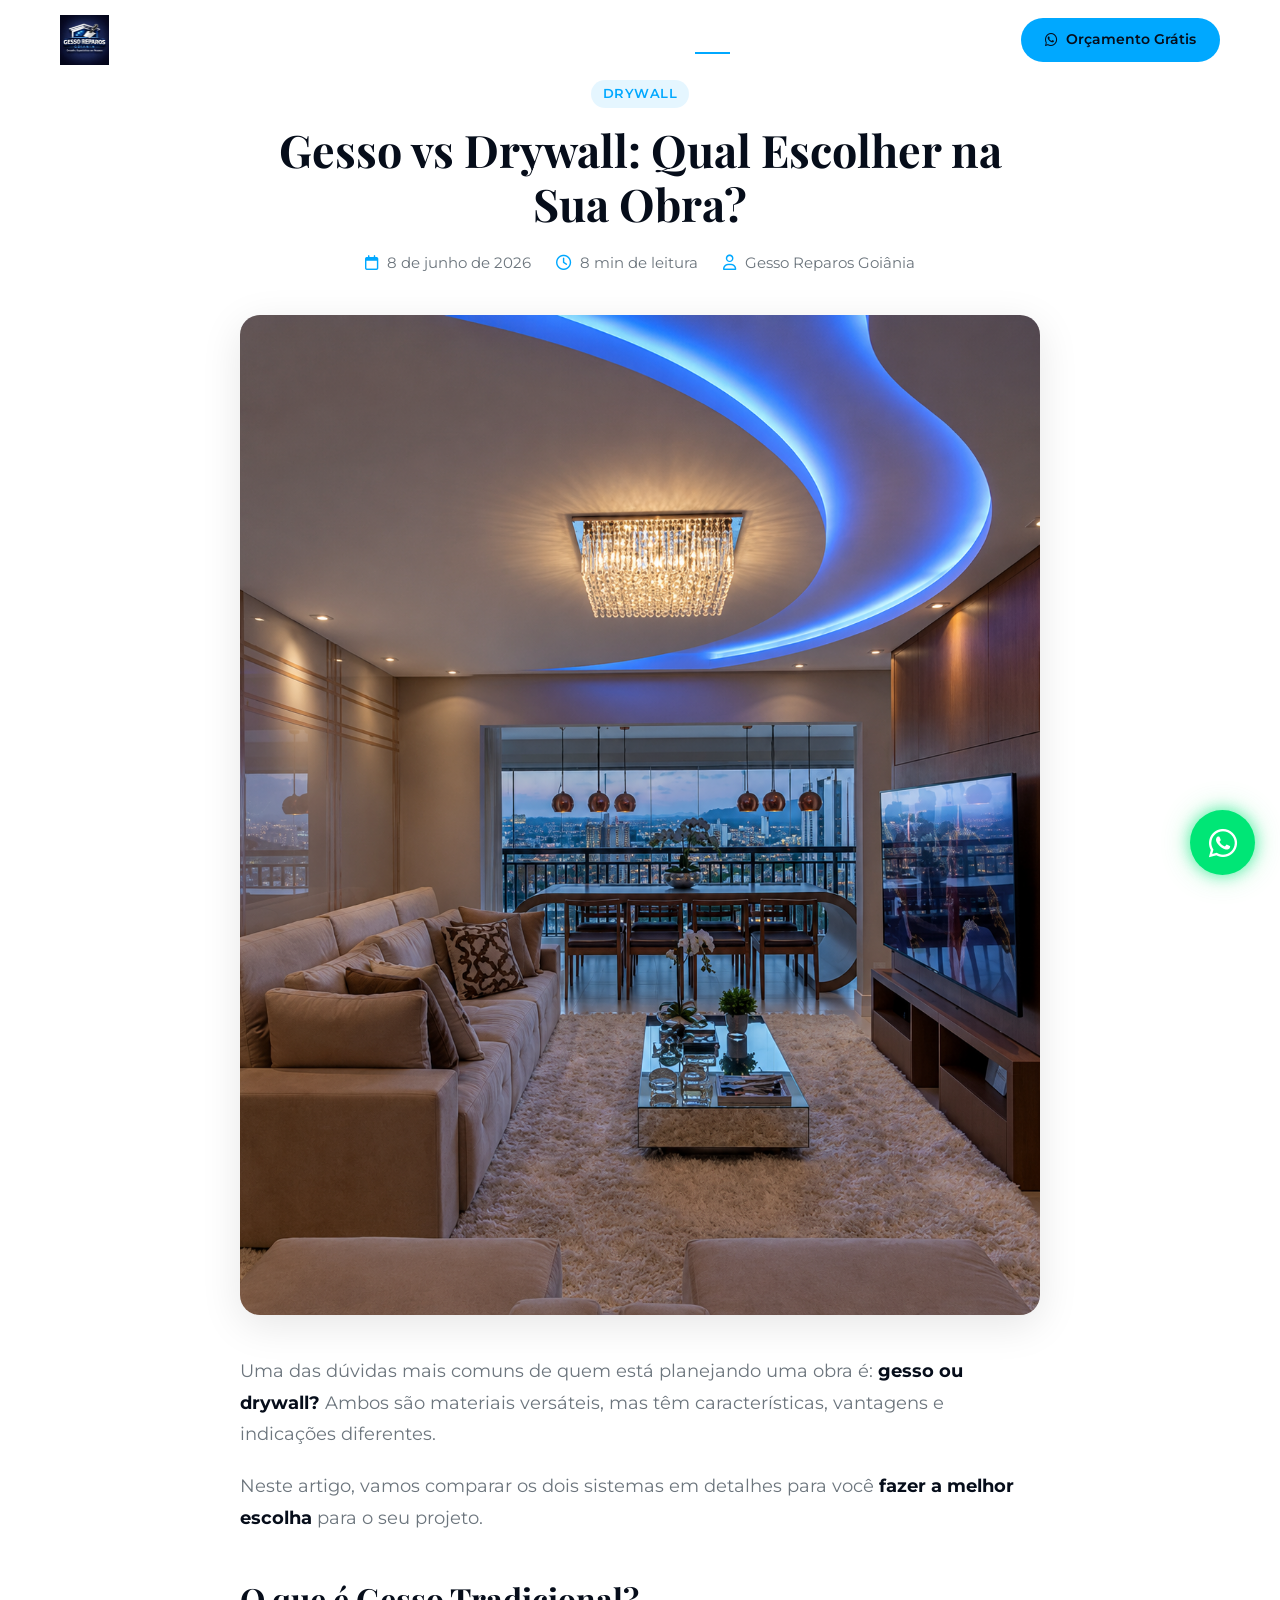
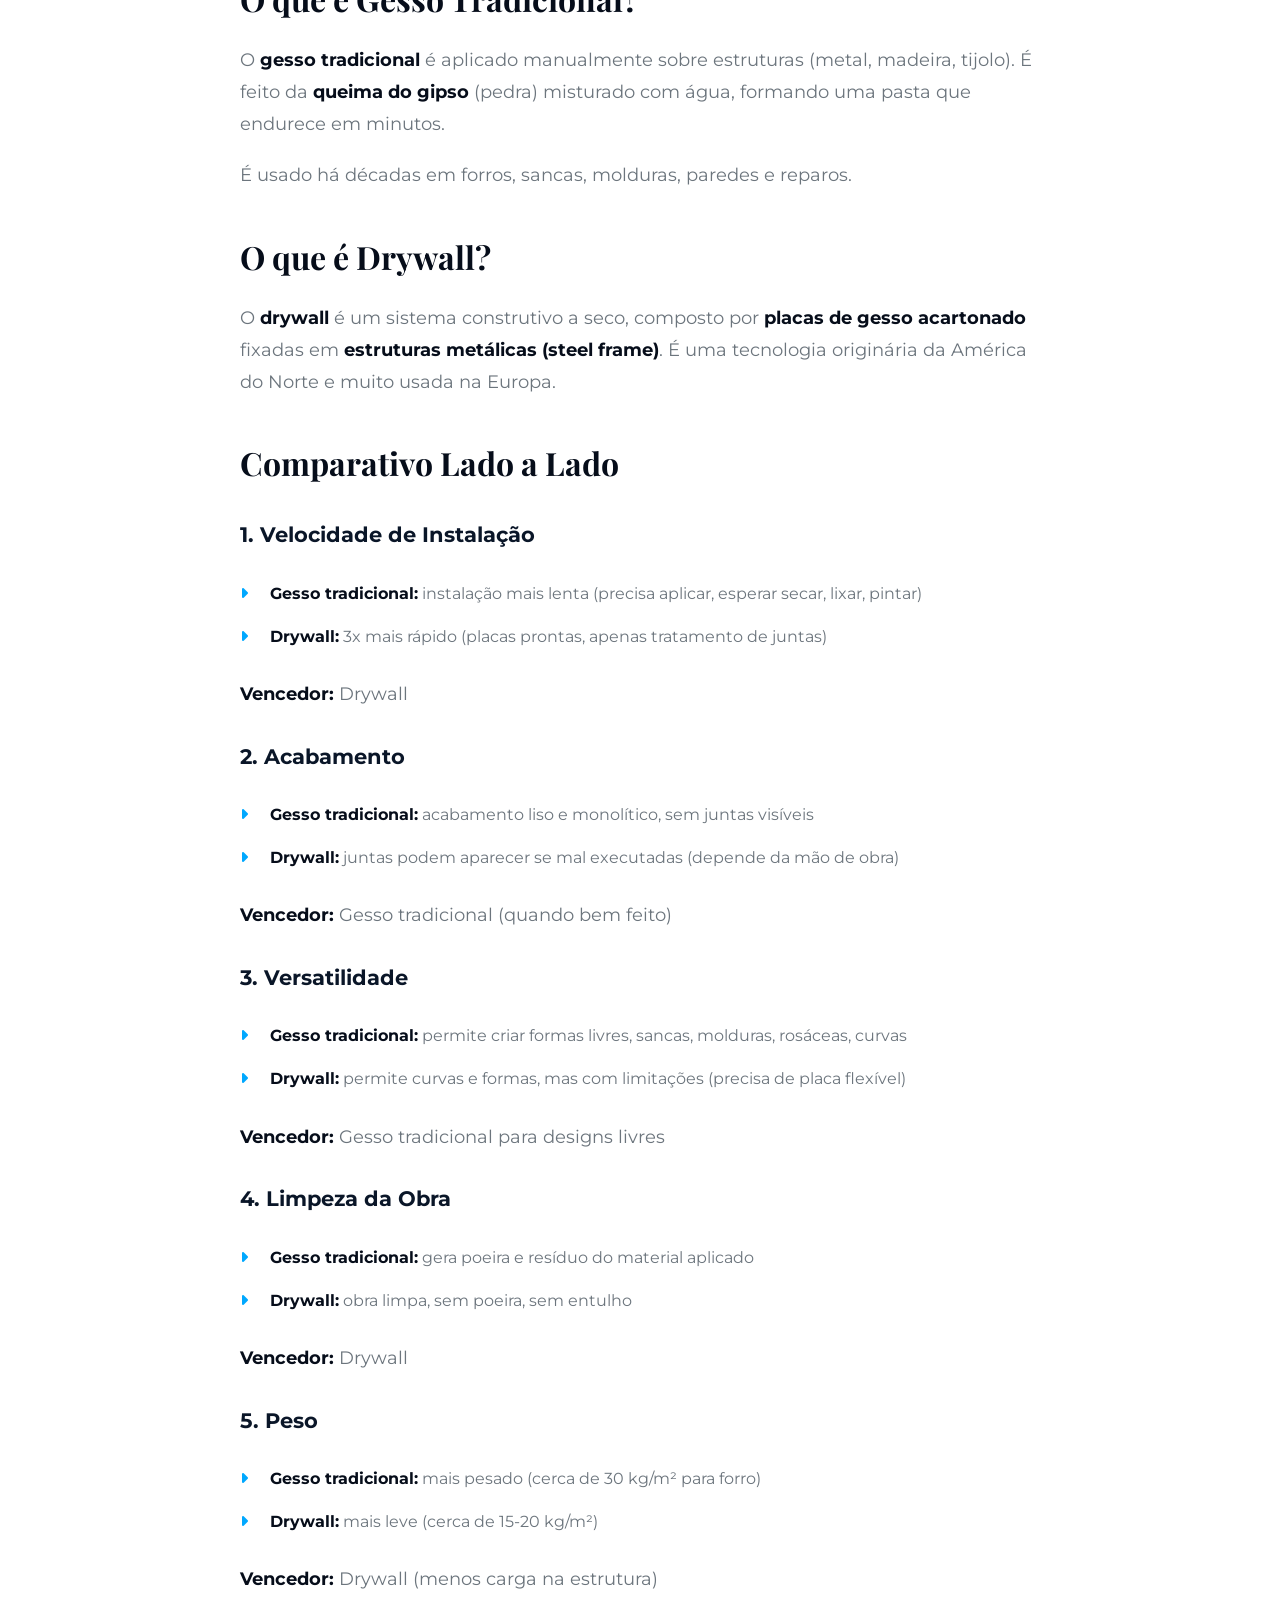
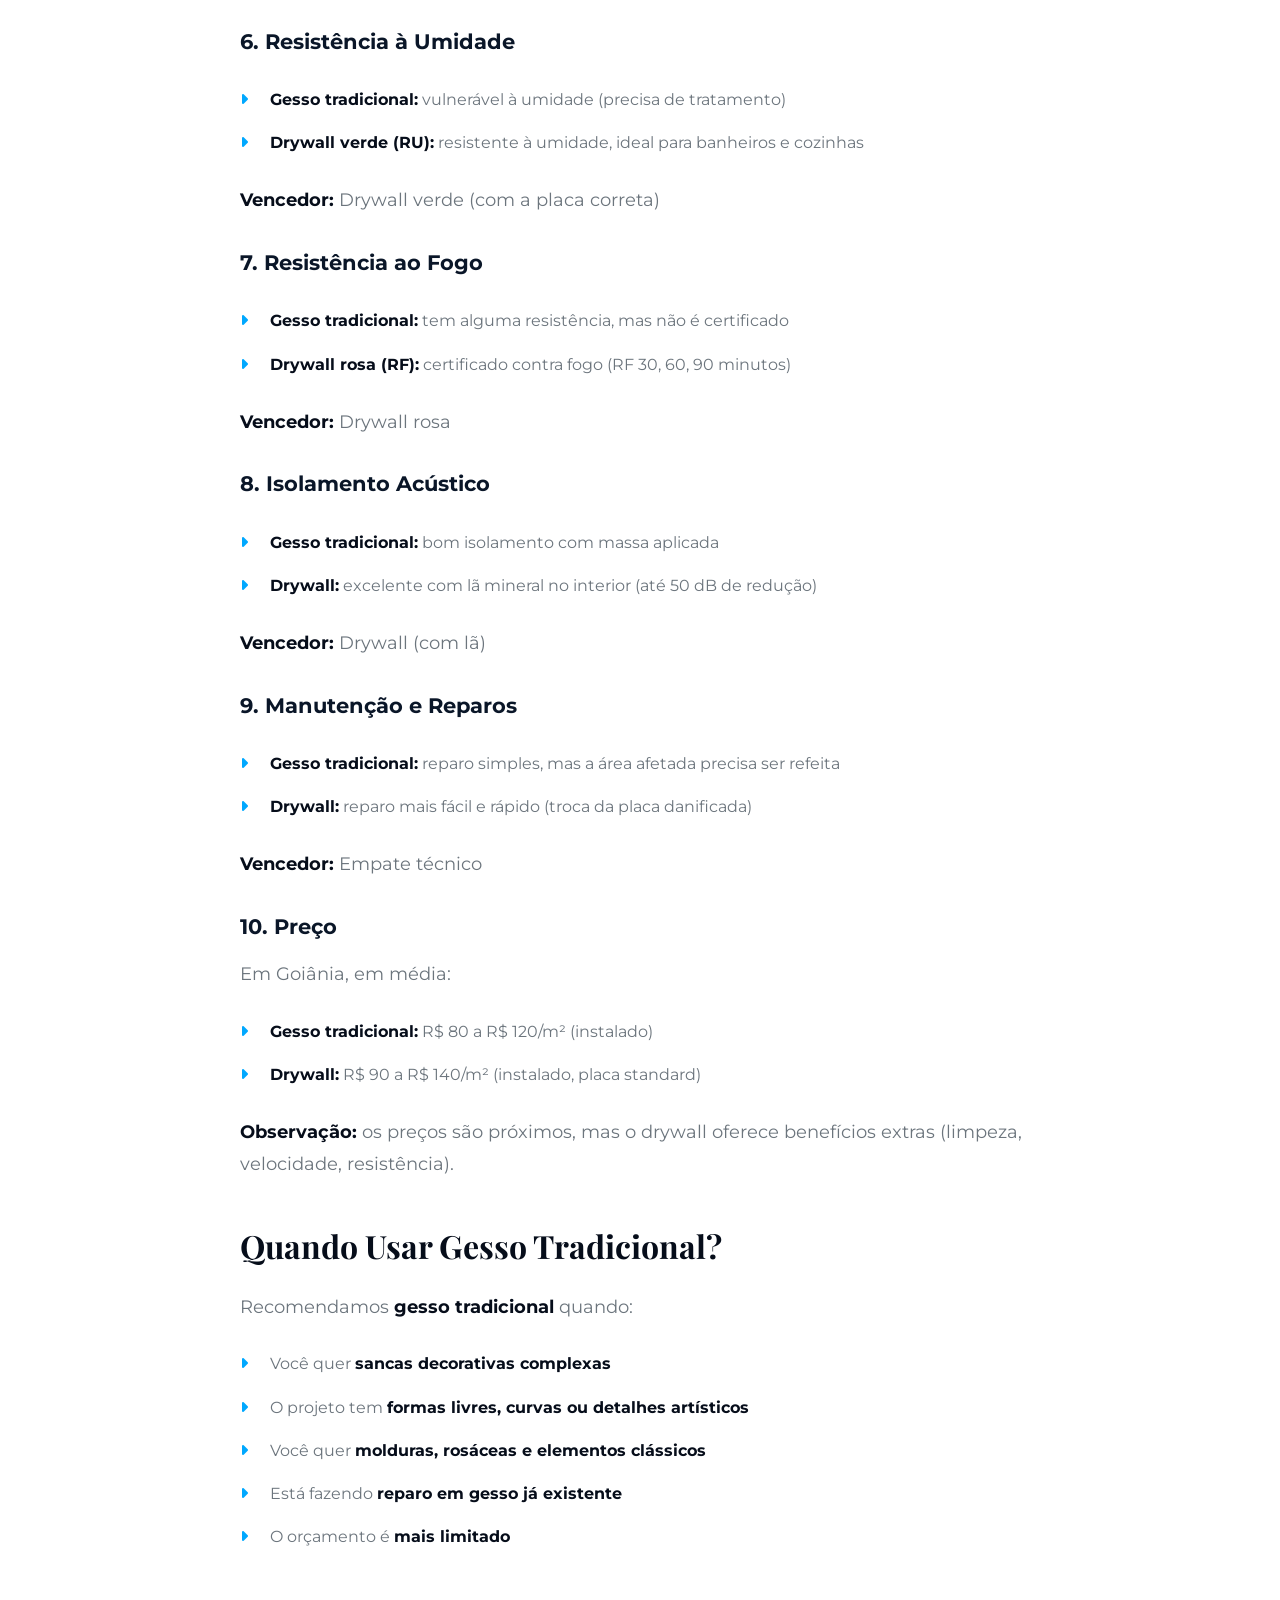
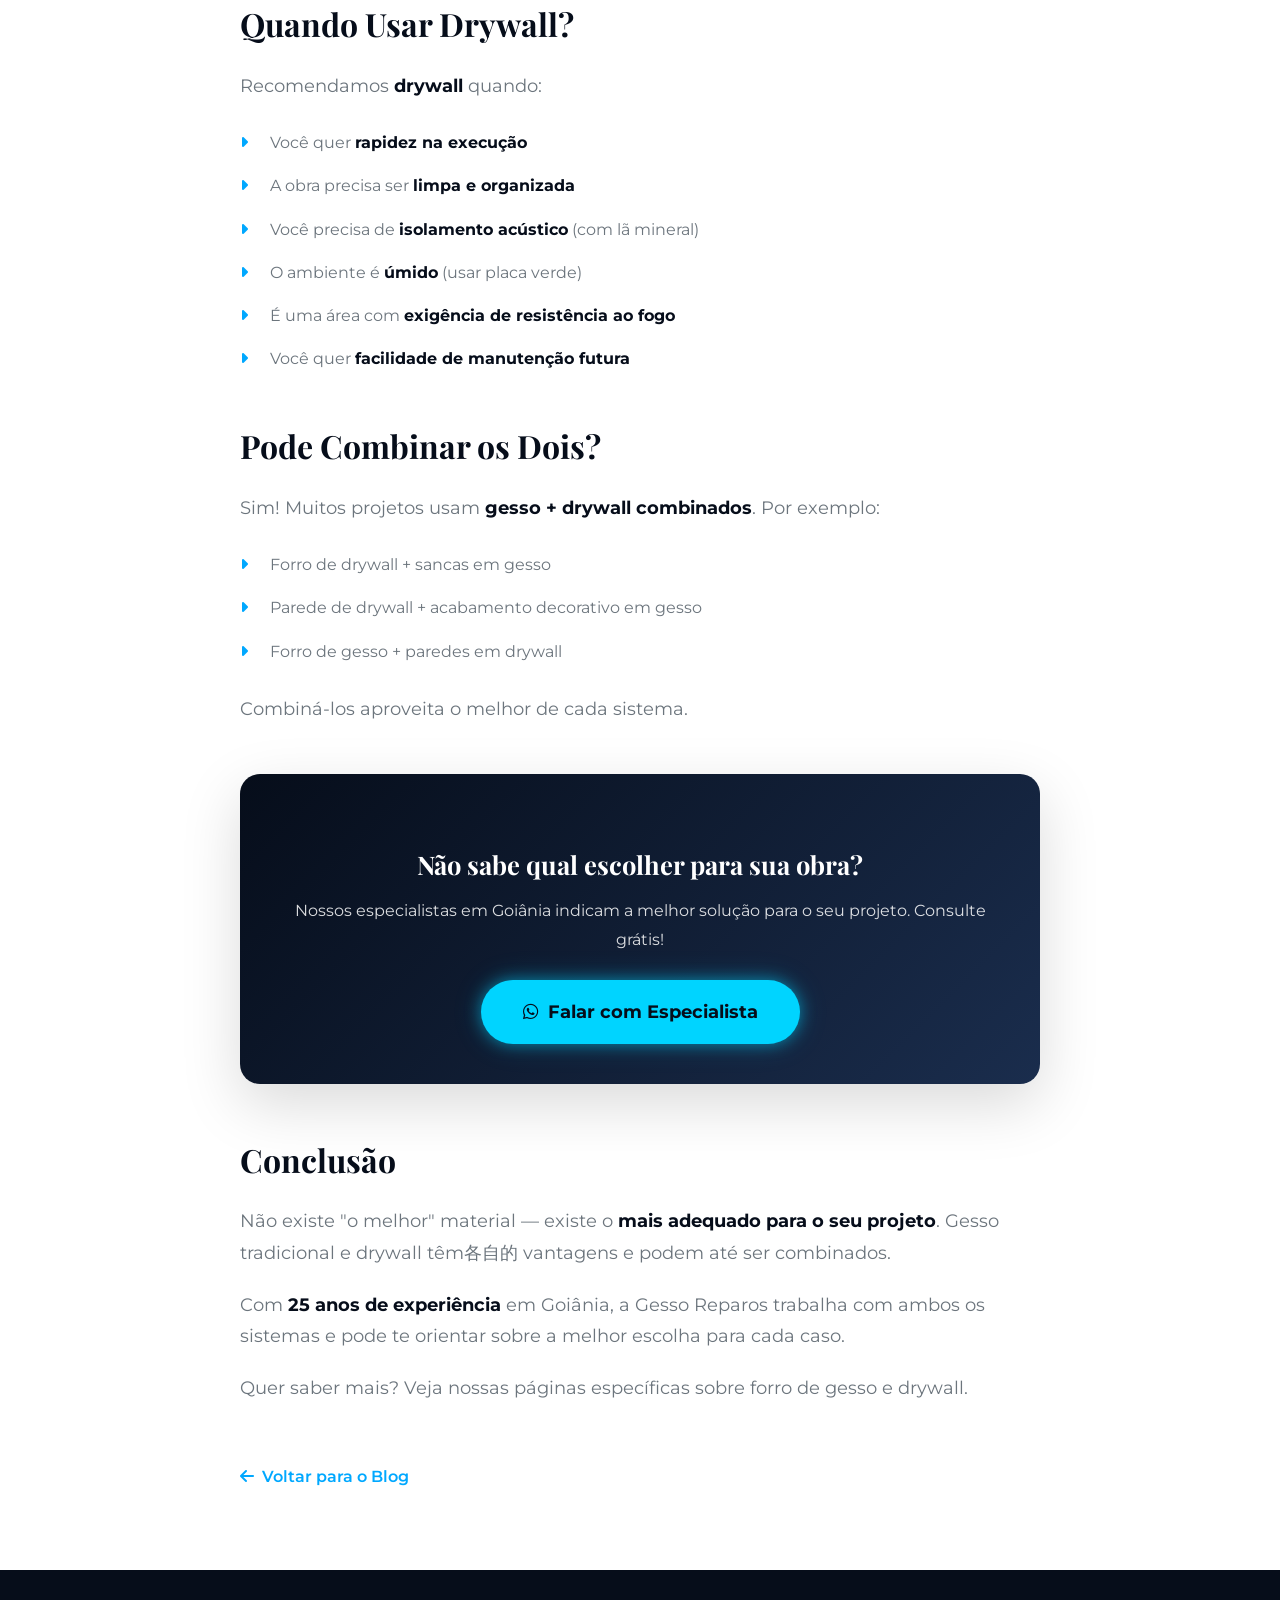
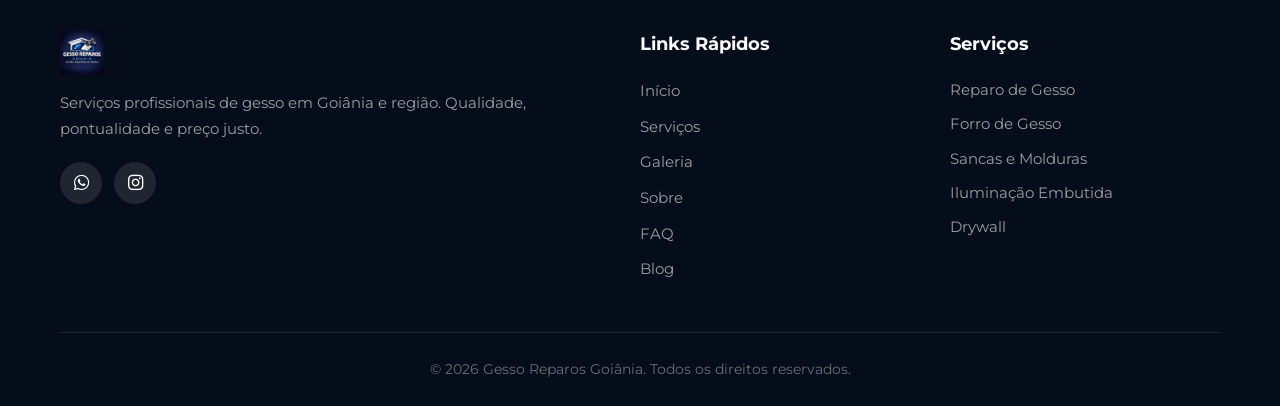
<file: blog/gesso-vs-drywall-qual-escolher.html>
<!DOCTYPE html>
<html lang="pt-BR">
<head>
    <meta charset="UTF-8">
    <meta name="viewport" content="width=device-width, initial-scale=1.0">
    <title>Gesso vs Drywall: Qual Escolher na Sua Obra? | Blog Gesso Reparos</title>
    <meta name="description" content="Comparativo completo entre gesso tradicional e drywall. Vantagens, desvantagens, preços e quando usar cada um. Guia definitivo dos especialistas.">
    <meta name="keywords" content="gesso vs drywall, diferença gesso drywall, qual escolher, comparativo gesso drywall, gesso tradicional, drywall vantagens">
    <meta name="robots" content="index, follow">
    <link rel="canonical" href="https://gessoreparosgoiania.com.br/blog/gesso-vs-drywall-qual-escolher.html">

    <meta property="og:type" content="article">
    <meta property="og:title" content="Gesso vs Drywall: Qual Escolher na Sua Obra?">
    <meta property="og:description" content="Comparativo completo entre gesso e drywall. Vantagens, preços e indicações.">
    <meta property="og:url" content="https://gessoreparosgoiania.com.br/blog/gesso-vs-drywall-qual-escolher.html">
    <meta property="og:image" content="https://gessoreparosgoiania.com.br/upload/projeto%20(2).png">

    <script type="application/ld+json">
    {
        "@context": "https://schema.org",
        "@type": "BlogPosting",
        "headline": "Gesso vs Drywall: Qual Escolher na sua Obra?",
        "image": "https://gessoreparosgoiania.com.br/upload/projeto (2).png",
        "author": {"@type": "Organization", "name": "Gesso Reparos Goiânia"},
        "publisher": {"@type": "Organization", "name": "Gesso Reparos Goiânia"},
        "datePublished": "2026-06-08",
        "dateModified": "2026-06-08"
    }
    </script>

    <link rel="icon" href="../upload/logo1.png" type="image/png">
    <link href="https://fonts.googleapis.com/css2?family=Montserrat:wght@300;400;500;600;700;800&family=Playfair+Display:wght@700&display=swap" rel="stylesheet">
    <link rel="stylesheet" href="https://cdnjs.cloudflare.com/ajax/libs/font-awesome/6.5.0/css/all.min.css">
    <link rel="stylesheet" href="../styles.css">
    <link rel="stylesheet" href="../faq.css">
    <link rel="stylesheet" href="../pages.css">
</head>
<body>
    <header id="header">
        <nav class="navbar">
            <div class="container">
                <a href="../index.html" class="logo"><img src="../upload/logo1.png" alt="Gesso Reparos Goiânia Logo"></a>
                <ul class="nav-links">
                    <li><a href="../index.html#home">Início</a></li>
                    <li><a href="../servicos.html">Serviços</a></li>
                    <li><a href="../index.html#galeria">Galeria</a></li>
                    <li><a href="../index.html#sobre">Sobre</a></li>
                    <li><a href="../faq.html">FAQ</a></li>
                    <li><a href="index.html" class="active">Blog</a></li>
                    <li><a href="../index.html#contato">Contato</a></li>
                </ul>
                <a href="https://wa.me/556241031439" class="btn-cta" data-wa-source="header" target="_blank" rel="noopener"><i class="fab fa-whatsapp"></i> Orçamento Grátis</a>
                <div class="hamburger"><span></span></div>
            </div>
        </nav>
    </header>

    <article class="blog-post">
        <div class="container">
            <div class="blog-post-container">
                <div class="blog-post-header">
                    <span class="blog-card-tag">Drywall</span>
                    <h1 class="blog-post-title">Gesso vs Drywall: Qual Escolher na Sua Obra?</h1>
                    <div class="blog-post-meta">
                        <span><i class="far fa-calendar"></i> 8 de junho de 2026</span>
                        <span><i class="far fa-clock"></i> 8 min de leitura</span>
                        <span><i class="far fa-user"></i> Gesso Reparos Goiânia</span>
                    </div>
                </div>

                <img src="../upload/projeto (2).png" alt="Comparativo entre gesso e drywall" class="blog-post-image">

                <div class="blog-post-content">
                    <p>Uma das dúvidas mais comuns de quem está planejando uma obra é: <strong>gesso ou drywall?</strong> Ambos são materiais versáteis, mas têm características, vantagens e indicações diferentes.</p>
                    <p>Neste artigo, vamos comparar os dois sistemas em detalhes para você <strong>fazer a melhor escolha</strong> para o seu projeto.</p>

                    <h2>O que é Gesso Tradicional?</h2>
                    <p>O <strong>gesso tradicional</strong> é aplicado manualmente sobre estruturas (metal, madeira, tijolo). É feito da <strong>queima do gipso</strong> (pedra) misturado com água, formando uma pasta que endurece em minutos.</p>
                    <p>É usado há décadas em forros, sancas, molduras, paredes e reparos.</p>

                    <h2>O que é Drywall?</h2>
                    <p>O <strong>drywall</strong> é um sistema construtivo a seco, composto por <strong>placas de gesso acartonado</strong> fixadas em <strong>estruturas metálicas (steel frame)</strong>. É uma tecnologia originária da América do Norte e muito usada na Europa.</p>

                    <h2>Comparativo Lado a Lado</h2>

                    <h3>1. Velocidade de Instalação</h3>
                    <ul>
                        <li><strong>Gesso tradicional:</strong> instalação mais lenta (precisa aplicar, esperar secar, lixar, pintar)</li>
                        <li><strong>Drywall:</strong> 3x mais rápido (placas prontas, apenas tratamento de juntas)</li>
                    </ul>
                    <p><strong>Vencedor:</strong> Drywall</p>

                    <h3>2. Acabamento</h3>
                    <ul>
                        <li><strong>Gesso tradicional:</strong> acabamento liso e monolítico, sem juntas visíveis</li>
                        <li><strong>Drywall:</strong> juntas podem aparecer se mal executadas (depende da mão de obra)</li>
                    </ul>
                    <p><strong>Vencedor:</strong> Gesso tradicional (quando bem feito)</p>

                    <h3>3. Versatilidade</h3>
                    <ul>
                        <li><strong>Gesso tradicional:</strong> permite criar formas livres, sancas, molduras, rosáceas, curvas</li>
                        <li><strong>Drywall:</strong> permite curvas e formas, mas com limitações (precisa de placa flexível)</li>
                    </ul>
                    <p><strong>Vencedor:</strong> Gesso tradicional para designs livres</p>

                    <h3>4. Limpeza da Obra</h3>
                    <ul>
                        <li><strong>Gesso tradicional:</strong> gera poeira e resíduo do material aplicado</li>
                        <li><strong>Drywall:</strong> obra limpa, sem poeira, sem entulho</li>
                    </ul>
                    <p><strong>Vencedor:</strong> Drywall</p>

                    <h3>5. Peso</h3>
                    <ul>
                        <li><strong>Gesso tradicional:</strong> mais pesado (cerca de 30 kg/m² para forro)</li>
                        <li><strong>Drywall:</strong> mais leve (cerca de 15-20 kg/m²)</li>
                    </ul>
                    <p><strong>Vencedor:</strong> Drywall (menos carga na estrutura)</p>

                    <h3>6. Resistência à Umidade</h3>
                    <ul>
                        <li><strong>Gesso tradicional:</strong> vulnerável à umidade (precisa de tratamento)</li>
                        <li><strong>Drywall verde (RU):</strong> resistente à umidade, ideal para banheiros e cozinhas</li>
                    </ul>
                    <p><strong>Vencedor:</strong> Drywall verde (com a placa correta)</p>

                    <h3>7. Resistência ao Fogo</h3>
                    <ul>
                        <li><strong>Gesso tradicional:</strong> tem alguma resistência, mas não é certificado</li>
                        <li><strong>Drywall rosa (RF):</strong> certificado contra fogo (RF 30, 60, 90 minutos)</li>
                    </ul>
                    <p><strong>Vencedor:</strong> Drywall rosa</p>

                    <h3>8. Isolamento Acústico</h3>
                    <ul>
                        <li><strong>Gesso tradicional:</strong> bom isolamento com massa aplicada</li>
                        <li><strong>Drywall:</strong> excelente com lã mineral no interior (até 50 dB de redução)</li>
                    </ul>
                    <p><strong>Vencedor:</strong> Drywall (com lã)</p>

                    <h3>9. Manutenção e Reparos</h3>
                    <ul>
                        <li><strong>Gesso tradicional:</strong> reparo simples, mas a área afetada precisa ser refeita</li>
                        <li><strong>Drywall:</strong> reparo mais fácil e rápido (troca da placa danificada)</li>
                    </ul>
                    <p><strong>Vencedor:</strong> Empate técnico</p>

                    <h3>10. Preço</h3>
                    <p>Em Goiânia, em média:</p>
                    <ul>
                        <li><strong>Gesso tradicional:</strong> R$ 80 a R$ 120/m² (instalado)</li>
                        <li><strong>Drywall:</strong> R$ 90 a R$ 140/m² (instalado, placa standard)</li>
                    </ul>
                    <p><strong>Observação:</strong> os preços são próximos, mas o drywall oferece benefícios extras (limpeza, velocidade, resistência).</p>

                    <h2>Quando Usar Gesso Tradicional?</h2>
                    <p>Recomendamos <strong>gesso tradicional</strong> quando:</p>
                    <ul>
                        <li>Você quer <strong>sancas decorativas complexas</strong></li>
                        <li>O projeto tem <strong>formas livres, curvas ou detalhes artísticos</strong></li>
                        <li>Você quer <strong>molduras, rosáceas e elementos clássicos</strong></li>
                        <li>Está fazendo <strong>reparo em gesso já existente</strong></li>
                        <li>O orçamento é <strong>mais limitado</strong></li>
                    </ul>

                    <h2>Quando Usar Drywall?</h2>
                    <p>Recomendamos <strong>drywall</strong> quando:</p>
                    <ul>
                        <li>Você quer <strong>rapidez na execução</strong></li>
                        <li>A obra precisa ser <strong>limpa e organizada</strong></li>
                        <li>Você precisa de <strong>isolamento acústico</strong> (com lã mineral)</li>
                        <li>O ambiente é <strong>úmido</strong> (usar placa verde)</li>
                        <li>É uma área com <strong>exigência de resistência ao fogo</strong></li>
                        <li>Você quer <strong>facilidade de manutenção futura</strong></li>
                    </ul>

                    <h2>Pode Combinar os Dois?</h2>
                    <p>Sim! Muitos projetos usam <strong>gesso + drywall combinados</strong>. Por exemplo:</p>
                    <ul>
                        <li>Forro de drywall + sancas em gesso</li>
                        <li>Parede de drywall + acabamento decorativo em gesso</li>
                        <li>Forro de gesso + paredes em drywall</li>
                    </ul>
                    <p>Combiná-los aproveita o melhor de cada sistema.</p>

                    <div class="blog-post-cta">
                        <h3>Não sabe qual escolher para sua obra?</h3>
                        <p>Nossos especialistas em Goiânia indicam a melhor solução para o seu projeto. Consulte grátis!</p>
                        <a href="https://wa.me/556241031439" class="btn btn-primary btn-neon btn-lg" data-wa-source="cta-meio" target="_blank" rel="noopener"><i class="fab fa-whatsapp"></i> Falar com Especialista</a>
                    </div>

                    <h2>Conclusão</h2>
                    <p>Não existe "o melhor" material — existe o <strong>mais adequado para o seu projeto</strong>. Gesso tradicional e drywall têm各自的 vantagens e podem até ser combinados.</p>
                    <p>Com <strong>25 anos de experiência</strong> em Goiânia, a Gesso Reparos trabalha com ambos os sistemas e pode te orientar sobre a melhor escolha para cada caso.</p>

                    <p>Quer saber mais? Veja nossas páginas específicas sobre <a href="../servicos/forro-de-gesso.html">forro de gesso</a> e <a href="../servicos/drywall.html">drywall</a>.</p>
                </div>

                <a href="index.html" class="blog-back"><i class="fas fa-arrow-left"></i> Voltar para o Blog</a>
            </div>
        </div>
    </article>

    <footer class="footer">
        <div class="container">
            <div class="footer-grid">
                <div class="footer-brand">
                    <img src="../upload/logo1.png" alt="Gesso Reparos Goiânia" class="footer-logo">
                    <p>Serviços profissionais de gesso em Goiânia e região. Qualidade, pontualidade e preço justo.</p>
                    <div class="footer-social">
                        <a href="https://wa.me/556241031439" target="_blank" rel="noopener" aria-label="WhatsApp"><i class="fab fa-whatsapp"></i></a>
                        <a href="https://www.instagram.com/gessoreparosgoiania" target="_blank" rel="noopener" aria-label="Instagram"><i class="fab fa-instagram"></i></a>
                    </div>
                </div>
                <div class="footer-links">
                    <h4>Links Rápidos</h4>
                    <ul>
                        <li><a href="../index.html#home">Início</a></li>
                        <li><a href="../servicos.html">Serviços</a></li>
                        <li><a href="../index.html#galeria">Galeria</a></li>
                        <li><a href="../index.html#sobre">Sobre</a></li>
                        <li><a href="../faq.html">FAQ</a></li>
                        <li><a href="index.html">Blog</a></li>
                    </ul>
                </div>
                <div class="footer-services">
                    <h4>Serviços</h4>
                    <ul>
                        <li><a href="../servicos/reparo-de-gesso.html">Reparo de Gesso</a></li>
                        <li><a href="../servicos/forro-de-gesso.html">Forro de Gesso</a></li>
                        <li><a href="../servicos/sancas-e-molduras.html">Sancas e Molduras</a></li>
                        <li><a href="../servicos/iluminacao-embutida.html">Iluminação Embutida</a></li>
                        <li><a href="../servicos/drywall.html">Drywall</a></li>
                    </ul>
                </div>
            </div>
            <div class="footer-bottom"><p>&copy; 2026 Gesso Reparos Goiânia. Todos os direitos reservados.</p></div>
        </div>
    </footer>

    <a href="https://wa.me/556241031439" class="whatsapp-float" data-wa-source="floating" target="_blank" rel="noopener" aria-label="Contato via WhatsApp"><i class="fab fa-whatsapp"></i></a>
    <button id="backToTop" class="back-to-top" aria-label="Voltar ao topo"><i class="fas fa-chevron-up"></i></button>

    <script src="../script.js"></script>
    <script src="../whatsapp-tracking.js"></script>
</body>
</html>
</file>
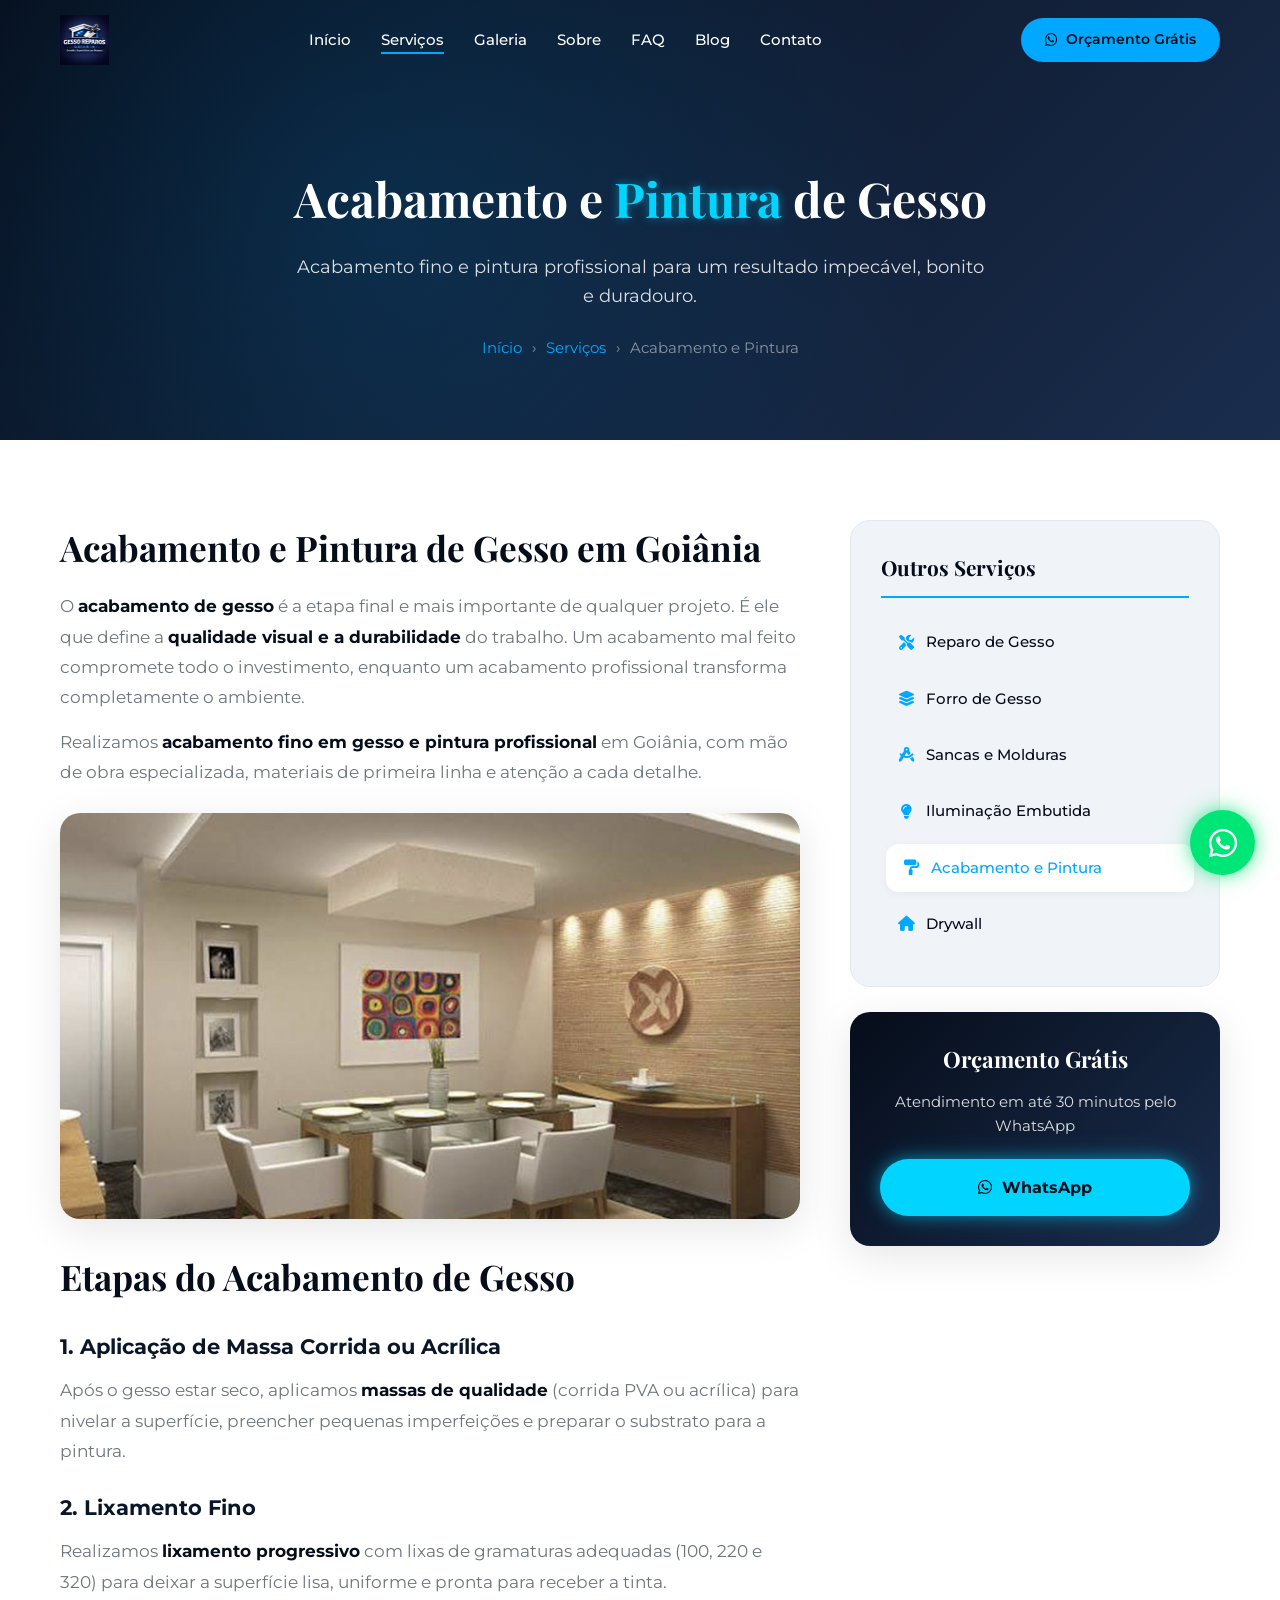
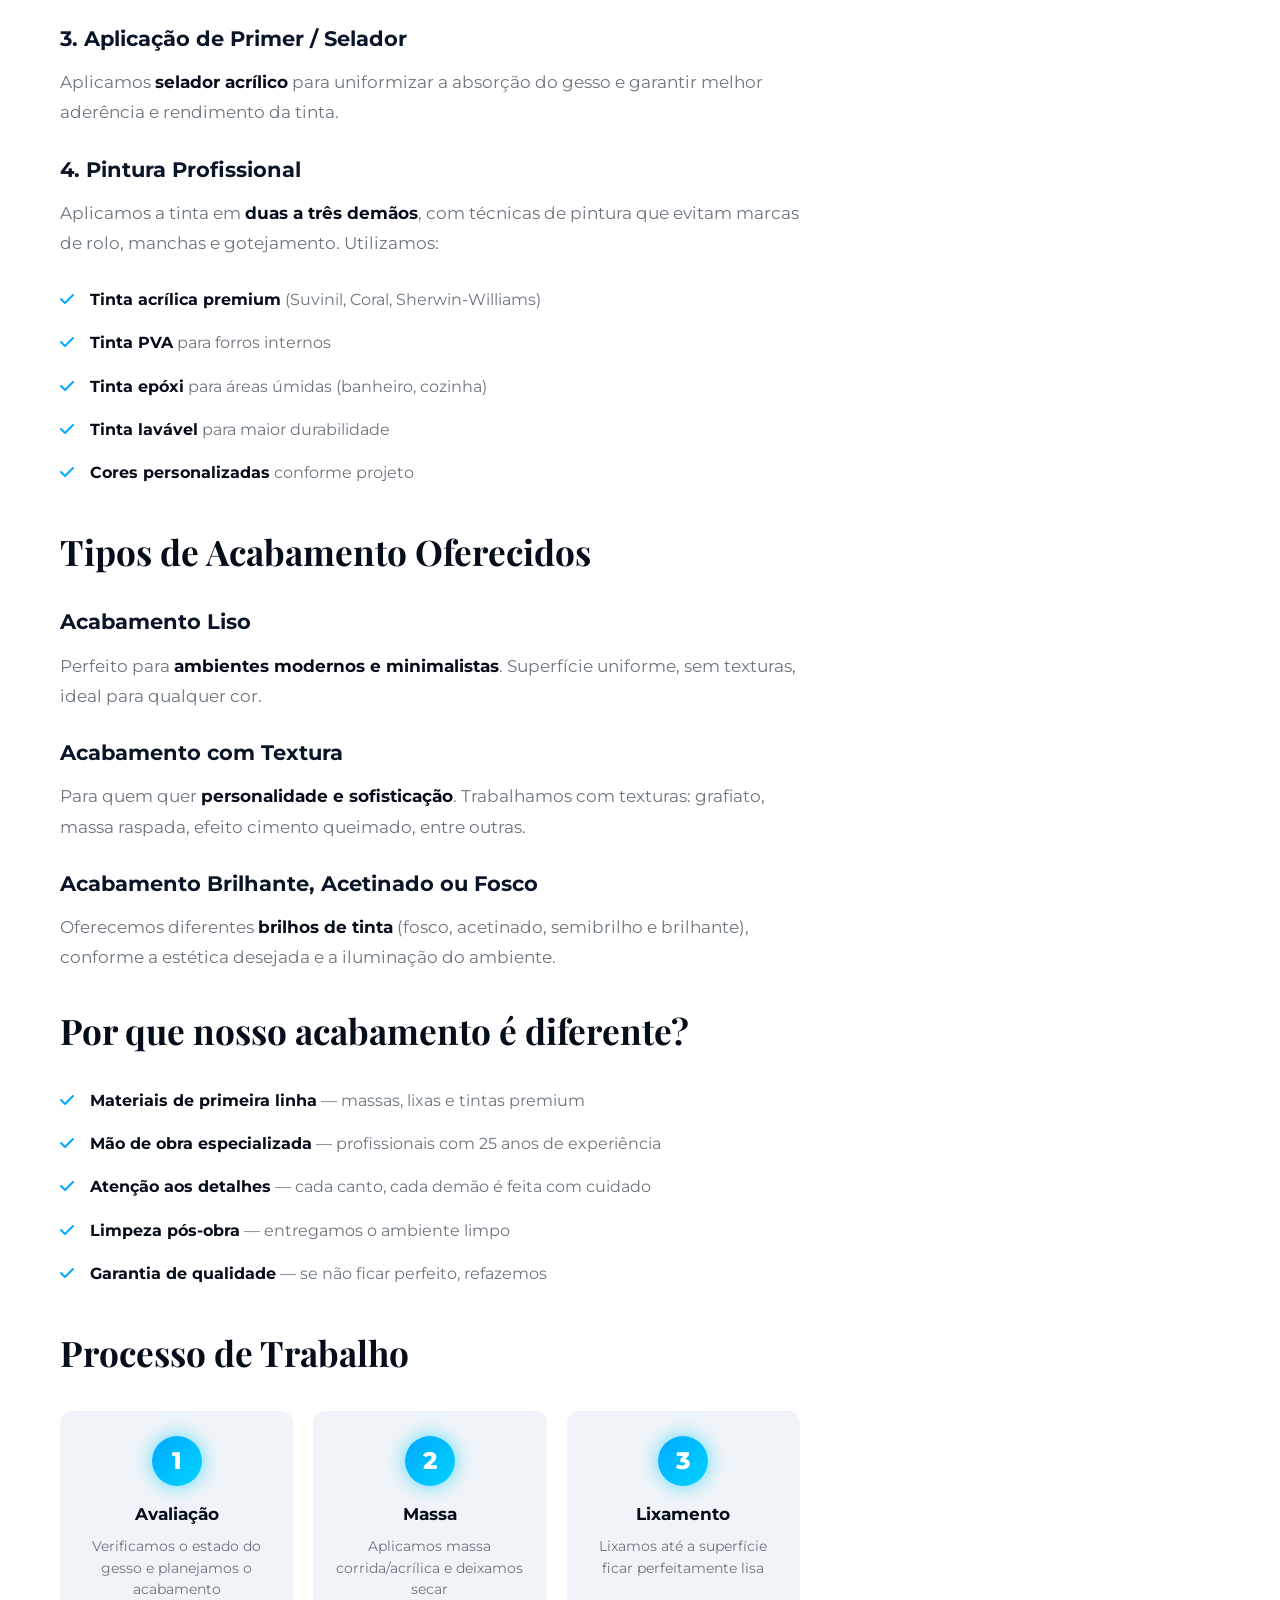
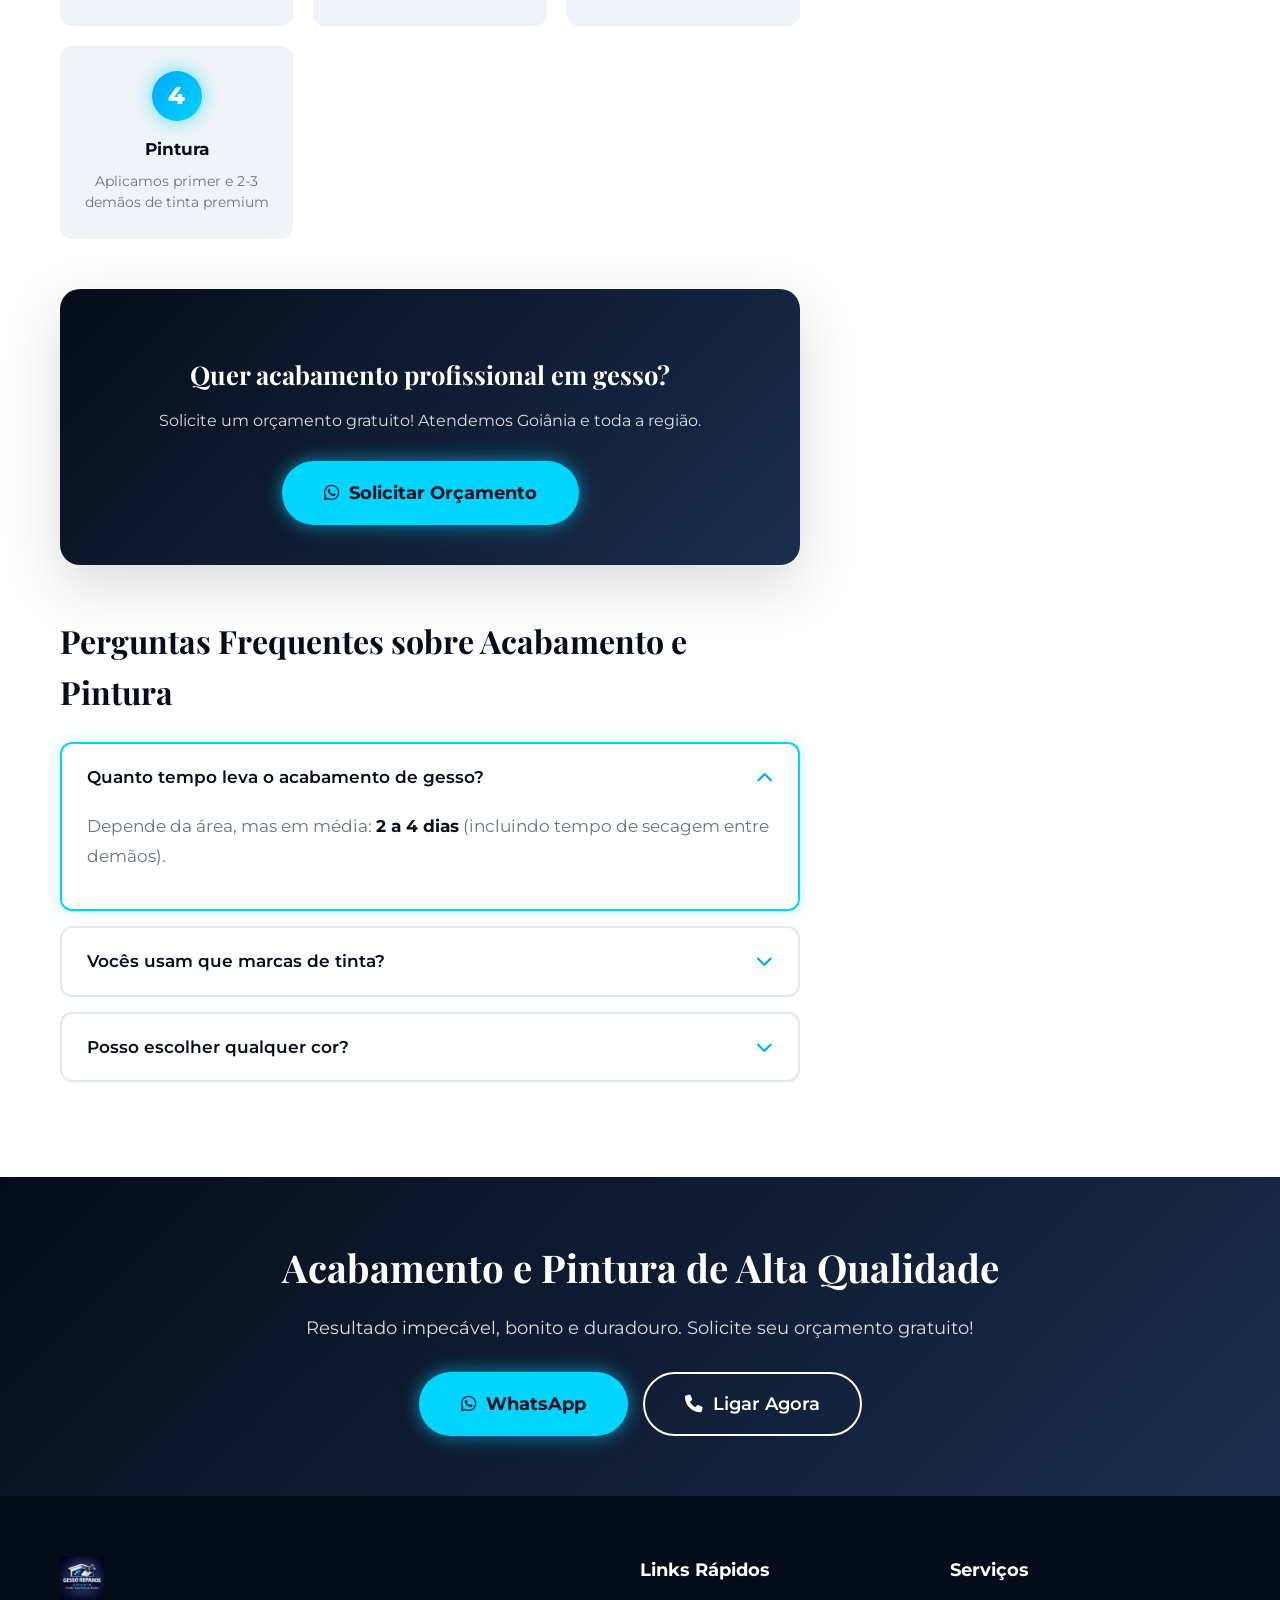
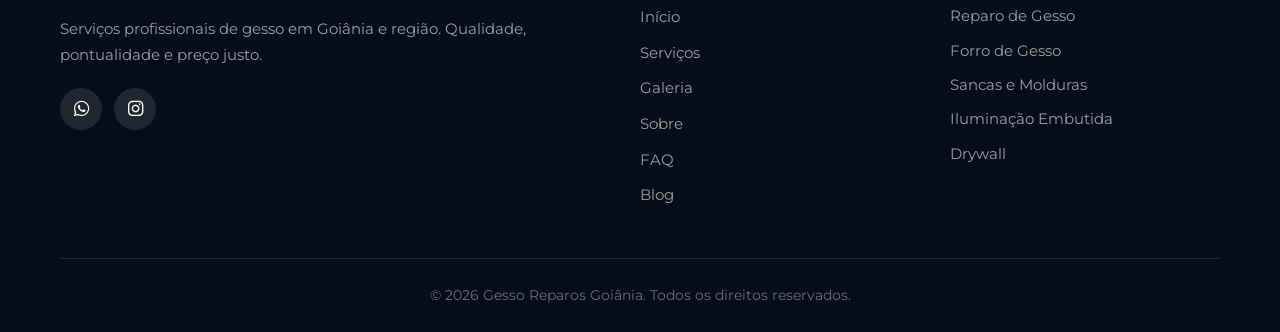
<file: servicos/acabamento-e-pintura.html>
<!DOCTYPE html>
<html lang="pt-BR">
<head>
    <meta charset="UTF-8">
    <meta name="viewport" content="width=device-width, initial-scale=1.0">
    <title>Acabamento e Pintura de Gesso em Goiânia - Gesso Reparos</title>
    <meta name="description" content="Acabamento fino e pintura profissional de gesso em Goiânia. Massa corrida, lixamento e tinta de qualidade. Resultado impecável e duradouro. Orçamento grátis!">
    <meta name="keywords" content="acabamento gesso goiânia, pintura gesso, massa corrida, lixamento gesso, pintura teto, acabamento fino">
    <meta name="robots" content="index, follow">
    <link rel="canonical" href="https://gessoreparosgoiania.com.br/servicos/acabamento-e-pintura.html">

    <meta property="og:type" content="article">
    <meta property="og:title" content="Acabamento e Pintura de Gesso em Goiânia">
    <meta property="og:description" content="Acabamento fino e pintura profissional. Resultado impecável e duradouro.">
    <meta property="og:url" content="https://gessoreparosgoiania.com.br/servicos/acabamento-e-pintura.html">
    <meta property="og:image" content="https://gessoreparosgoiania.com.br/upload/projeto%20(1).jpg">

    <script type="application/ld+json">
    {
        "@context": "https://schema.org",
        "@type": "Service",
        "serviceType": "Acabamento e Pintura de Gesso",
        "name": "Acabamento e Pintura de Gesso em Goiânia",
        "provider": {"@type": "LocalBusiness", "name": "Gesso Reparos Goiânia", "telephone": "+556241031439"},
        "areaServed": {"@type": "City", "name": "Goiânia"},
        "description": "Acabamento fino e pintura profissional de gesso em Goiânia. Massa, lixamento e tinta de qualidade."
    }
    </script>

    <link rel="icon" href="../upload/logo1.png" type="image/png">
    <link href="https://fonts.googleapis.com/css2?family=Montserrat:wght@300;400;500;600;700;800&family=Playfair+Display:wght@700&display=swap" rel="stylesheet">
    <link rel="stylesheet" href="https://cdnjs.cloudflare.com/ajax/libs/font-awesome/6.5.0/css/all.min.css">
    <link rel="stylesheet" href="../styles.css">
    <link rel="stylesheet" href="../faq.css">
    <link rel="stylesheet" href="../pages.css">
</head>
<body>
    <header id="header">
        <nav class="navbar">
            <div class="container">
                <a href="../index.html" class="logo"><img src="../upload/logo1.png" alt="Gesso Reparos Goiânia Logo"></a>
                <ul class="nav-links">
                    <li><a href="../index.html#home">Início</a></li>
                    <li><a href="../servicos.html" class="active">Serviços</a></li>
                    <li><a href="../index.html#galeria">Galeria</a></li>
                    <li><a href="../index.html#sobre">Sobre</a></li>
                    <li><a href="../faq.html">FAQ</a></li>
                    <li><a href="../blog/index.html">Blog</a></li>
                    <li><a href="../index.html#contato">Contato</a></li>
                </ul>
                <a href="https://wa.me/556241031439" class="btn-cta" data-wa-source="header" target="_blank" rel="noopener"><i class="fab fa-whatsapp"></i> Orçamento Grátis</a>
                <div class="hamburger"><span></span></div>
            </div>
        </nav>
    </header>

    <section class="page-hero">
        <div class="container">
            <h1>Acabamento e <span class="highlight" style="color: var(--neon-blue); text-shadow: 0 0 10px rgba(0,212,255,0.5);">Pintura</span> de Gesso</h1>
            <p>Acabamento fino e pintura profissional para um resultado impecável, bonito e duradouro.</p>
            <nav class="breadcrumb"><a href="../index.html">Início</a><span>›</span><a href="../servicos.html">Serviços</a><span>›</span><span>Acabamento e Pintura</span></nav>
        </div>
    </section>

    <section class="service-content">
        <div class="container">
            <div class="service-grid">
                <div class="service-text">
                    <h2>Acabamento e Pintura de Gesso em Goiânia</h2>
                    <p>O <strong>acabamento de gesso</strong> é a etapa final e mais importante de qualquer projeto. É ele que define a <strong>qualidade visual e a durabilidade</strong> do trabalho. Um acabamento mal feito compromete todo o investimento, enquanto um acabamento profissional transforma completamente o ambiente.</p>
                    <p>Realizamos <strong>acabamento fino em gesso e pintura profissional</strong> em Goiânia, com mão de obra especializada, materiais de primeira linha e atenção a cada detalhe.</p>

                    <img src="../upload/projeto (1).jpg" alt="Acabamento fino em gesso em Goiânia" class="service-image">

                    <h2>Etapas do Acabamento de Gesso</h2>

                    <h3>1. Aplicação de Massa Corrida ou Acrílica</h3>
                    <p>Após o gesso estar seco, aplicamos <strong>massas de qualidade</strong> (corrida PVA ou acrílica) para nivelar a superfície, preencher pequenas imperfeições e preparar o substrato para a pintura.</p>

                    <h3>2. Lixamento Fino</h3>
                    <p>Realizamos <strong>lixamento progressivo</strong> com lixas de gramaturas adequadas (100, 220 e 320) para deixar a superfície lisa, uniforme e pronta para receber a tinta.</p>

                    <h3>3. Aplicação de Primer / Selador</h3>
                        <p>Aplicamos <strong>selador acrílico</strong> para uniformizar a absorção do gesso e garantir melhor aderência e rendimento da tinta.</p>

                    <h3>4. Pintura Profissional</h3>
                    <p>Aplicamos a tinta em <strong>duas a três demãos</strong>, com técnicas de pintura que evitam marcas de rolo, manchas e gotejamento. Utilizamos:</p>
                    <ul>
                        <li><strong>Tinta acrílica premium</strong> (Suvinil, Coral, Sherwin-Williams)</li>
                        <li><strong>Tinta PVA</strong> para forros internos</li>
                        <li><strong>Tinta epóxi</strong> para áreas úmidas (banheiro, cozinha)</li>
                        <li><strong>Tinta lavável</strong> para maior durabilidade</li>
                        <li><strong>Cores personalizadas</strong> conforme projeto</li>
                    </ul>

                    <h2>Tipos de Acabamento Oferecidos</h2>
                    <h3>Acabamento Liso</h3>
                    <p>Perfeito para <strong>ambientes modernos e minimalistas</strong>. Superfície uniforme, sem texturas, ideal para qualquer cor.</p>

                    <h3>Acabamento com Textura</h3>
                    <p>Para quem quer <strong>personalidade e sofisticação</strong>. Trabalhamos com texturas: grafiato, massa raspada, efeito cimento queimado, entre outras.</p>

                    <h3>Acabamento Brilhante, Acetinado ou Fosco</h3>
                    <p>Oferecemos diferentes <strong>brilhos de tinta</strong> (fosco, acetinado, semibrilho e brilhante), conforme a estética desejada e a iluminação do ambiente.</p>

                    <h2>Por que nosso acabamento é diferente?</h2>
                    <ul>
                        <li><strong>Materiais de primeira linha</strong> — massas, lixas e tintas premium</li>
                        <li><strong>Mão de obra especializada</strong> — profissionais com 25 anos de experiência</li>
                        <li><strong>Atenção aos detalhes</strong> — cada canto, cada demão é feita com cuidado</li>
                        <li><strong>Limpeza pós-obra</strong> — entregamos o ambiente limpo</li>
                        <li><strong>Garantia de qualidade</strong> — se não ficar perfeito, refazemos</li>
                    </ul>

                    <h2>Processo de Trabalho</h2>
                    <div class="process-steps">
                        <div class="process-step">
                            <div class="process-step-number">1</div>
                            <h4>Avaliação</h4>
                            <p>Verificamos o estado do gesso e planejamos o acabamento</p>
                        </div>
                        <div class="process-step">
                            <div class="process-step-number">2</div>
                            <h4>Massa</h4>
                            <p>Aplicamos massa corrida/acrílica e deixamos secar</p>
                        </div>
                        <div class="process-step">
                            <div class="process-step-number">3</div>
                            <h4>Lixamento</h4>
                            <p>Lixamos até a superfície ficar perfeitamente lisa</p>
                        </div>
                        <div class="process-step">
                            <div class="process-step-number">4</div>
                            <h4>Pintura</h4>
                            <p>Aplicamos primer e 2-3 demãos de tinta premium</p>
                        </div>
                    </div>

                    <div class="blog-post-cta">
                        <h3>Quer acabamento profissional em gesso?</h3>
                        <p>Solicite um orçamento gratuito! Atendemos Goiânia e toda a região.</p>
                        <a href="https://wa.me/556241031439" class="btn btn-primary btn-neon btn-lg" data-wa-source="cta-meio" target="_blank" rel="noopener"><i class="fab fa-whatsapp"></i> Solicitar Orçamento</a>
                    </div>

                    <div class="service-faq">
                        <h2>Perguntas Frequentes sobre Acabamento e Pintura</h2>
                        <details class="faq-item" open>
                            <summary>Quanto tempo leva o acabamento de gesso?</summary>
                            <p>Depende da área, mas em média: <strong>2 a 4 dias</strong> (incluindo tempo de secagem entre demãos).</p>
                        </details>
                        <details class="faq-item">
                            <summary>Vocês usam que marcas de tinta?</summary>
                            <p>Trabalhamos com <strong>Suvinil, Coral, Sherwin-Williams e Novacor</strong> — tintas de alta qualidade e durabilidade.</p>
                        </details>
                        <details class="faq-item">
                            <summary>Posso escolher qualquer cor?</summary>
                            <p>Sim! Trabalhamos com o <strong>leque completo de cores</strong> das marcas. Você escolhe a cor e nós executamos.</p>
                        </details>
                    </div>
                </div>

                <aside class="service-sidebar">
                    <div class="sidebar-box">
                        <h3>Outros Serviços</h3>
                        <ul class="sidebar-services">
                            <li><a href="reparo-de-gesso.html"><i class="fas fa-tools"></i> Reparo de Gesso</a></li>
                            <li><a href="forro-de-gesso.html"><i class="fas fa-layer-group"></i> Forro de Gesso</a></li>
                            <li><a href="sancas-e-molduras.html"><i class="fas fa-drafting-compass"></i> Sancas e Molduras</a></li>
                            <li><a href="iluminacao-embutida.html"><i class="fas fa-lightbulb"></i> Iluminação Embutida</a></li>
                            <li><a href="acabamento-e-pintura.html" class="active"><i class="fas fa-paint-roller"></i> Acabamento e Pintura</a></li>
                            <li><a href="drywall.html"><i class="fas fa-home"></i> Drywall</a></li>
                        </ul>
                    </div>
                    <div class="sidebar-cta">
                        <h3>Orçamento Grátis</h3>
                        <p>Atendimento em até 30 minutos pelo WhatsApp</p>
                        <a href="https://wa.me/556241031439" class="btn btn-primary btn-neon" data-wa-source="sidebar" target="_blank" rel="noopener"><i class="fab fa-whatsapp"></i> WhatsApp</a>
                    </div>
                </aside>
            </div>
        </div>
    </section>

    <section class="service-cta">
        <div class="container">
            <h2>Acabamento e Pintura de Alta Qualidade</h2>
            <p>Resultado impecável, bonito e duradouro. Solicite seu orçamento gratuito!</p>
            <div class="service-cta-buttons">
                <a href="https://wa.me/556241031439" class="btn btn-primary btn-neon btn-lg" data-wa-source="cta-meio" target="_blank" rel="noopener"><i class="fab fa-whatsapp"></i> WhatsApp</a>
                <a href="tel:+556241031439" class="btn btn-outline btn-lg"><i class="fas fa-phone"></i> Ligar Agora</a>
            </div>
        </div>
    </section>

    <footer class="footer">
        <div class="container">
            <div class="footer-grid">
                <div class="footer-brand">
                    <img src="../upload/logo1.png" alt="Gesso Reparos Goiânia" class="footer-logo">
                    <p>Serviços profissionais de gesso em Goiânia e região. Qualidade, pontualidade e preço justo.</p>
                    <div class="footer-social">
                        <a href="https://wa.me/556241031439" target="_blank" rel="noopener" aria-label="WhatsApp"><i class="fab fa-whatsapp"></i></a>
                        <a href="https://www.instagram.com/gessoreparosgoiania" target="_blank" rel="noopener" aria-label="Instagram"><i class="fab fa-instagram"></i></a>
                    </div>
                </div>
                <div class="footer-links">
                    <h4>Links Rápidos</h4>
                    <ul>
                        <li><a href="../index.html#home">Início</a></li>
                        <li><a href="../servicos.html">Serviços</a></li>
                        <li><a href="../index.html#galeria">Galeria</a></li>
                        <li><a href="../index.html#sobre">Sobre</a></li>
                        <li><a href="../faq.html">FAQ</a></li>
                        <li><a href="../blog/index.html">Blog</a></li>
                    </ul>
                </div>
                <div class="footer-services">
                    <h4>Serviços</h4>
                    <ul>
                        <li><a href="reparo-de-gesso.html">Reparo de Gesso</a></li>
                        <li><a href="forro-de-gesso.html">Forro de Gesso</a></li>
                        <li><a href="sancas-e-molduras.html">Sancas e Molduras</a></li>
                        <li><a href="iluminacao-embutida.html">Iluminação Embutida</a></li>
                        <li><a href="drywall.html">Drywall</a></li>
                    </ul>
                </div>
            </div>
            <div class="footer-bottom"><p>&copy; 2026 Gesso Reparos Goiânia. Todos os direitos reservados.</p></div>
        </div>
    </footer>

    <a href="https://wa.me/556241031439" class="whatsapp-float" data-wa-source="floating" target="_blank" rel="noopener" aria-label="Contato via WhatsApp"><i class="fab fa-whatsapp"></i></a>
    <button id="backToTop" class="back-to-top" aria-label="Voltar ao topo"><i class="fas fa-chevron-up"></i></button>

    <script src="../script.js"></script>
    <script src="../faq.js"></script>
    <script src="../whatsapp-tracking.js"></script>
</body>
</html>
</file>
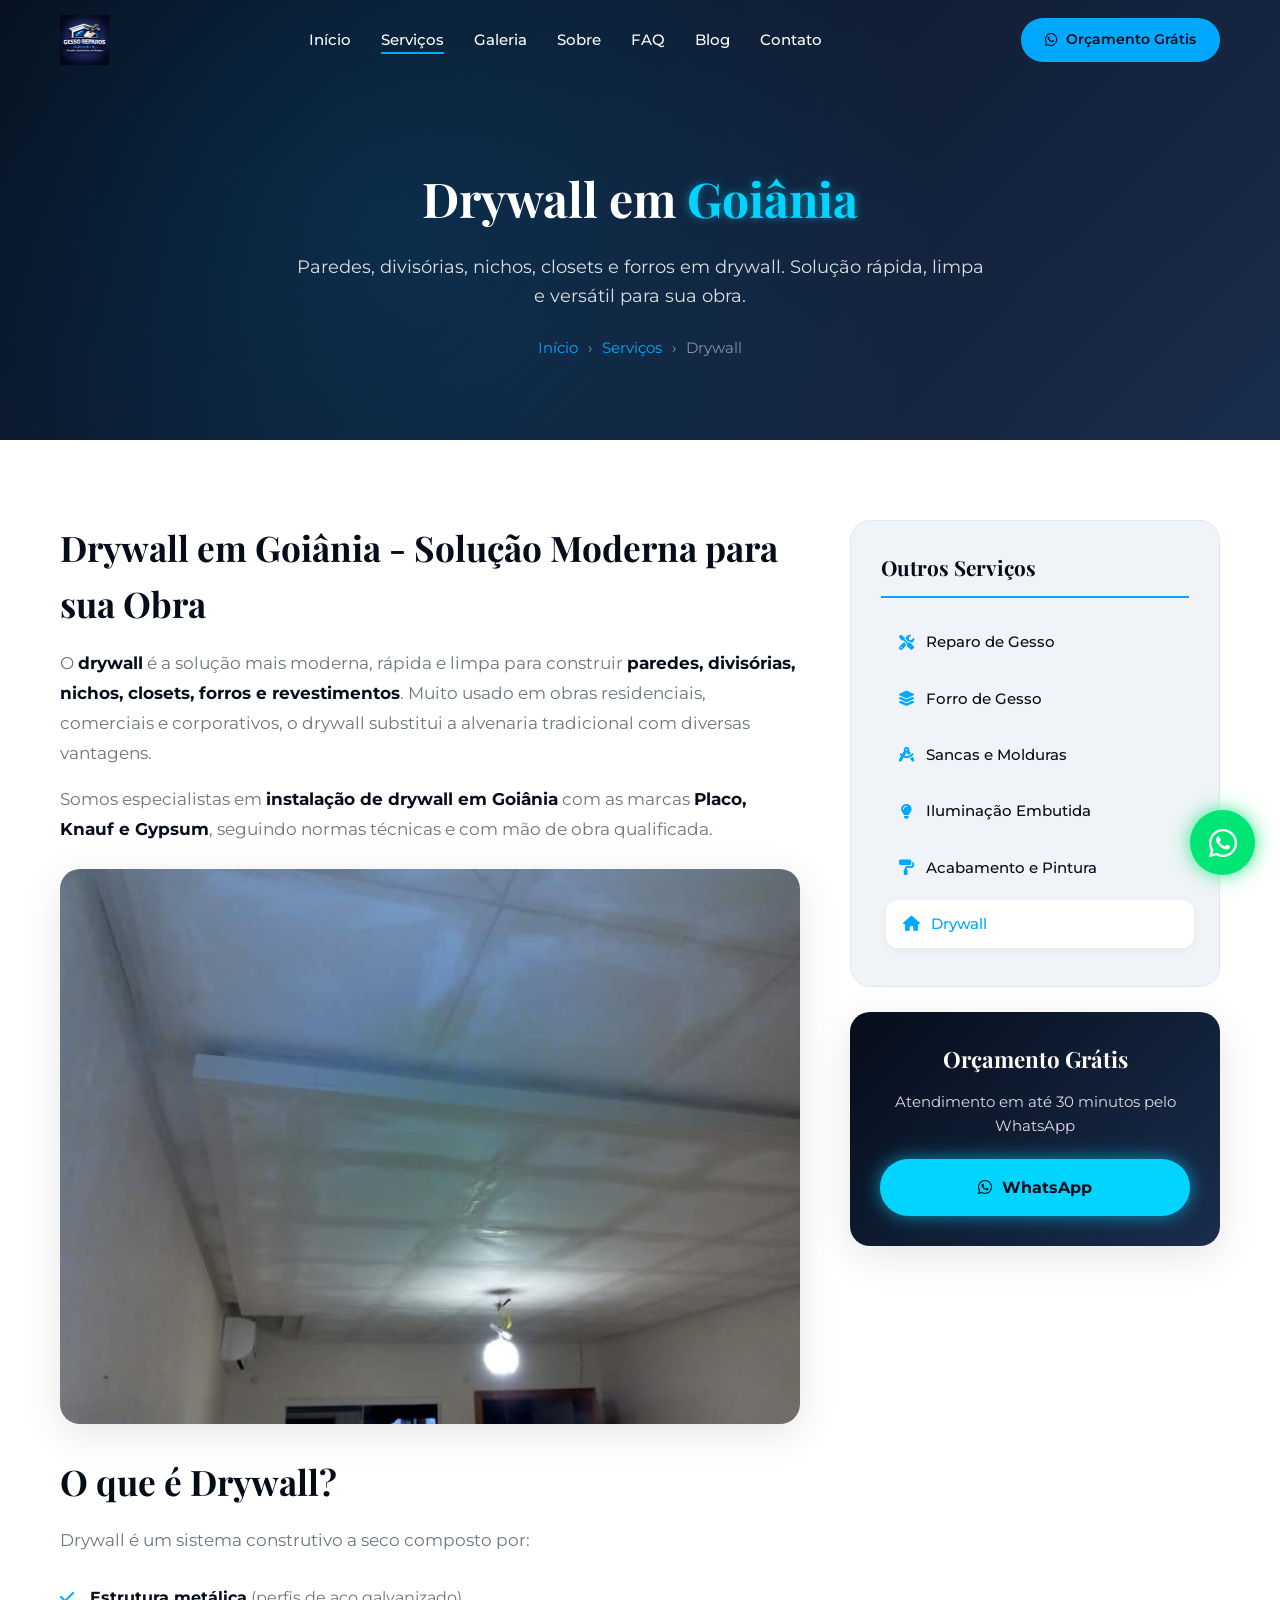
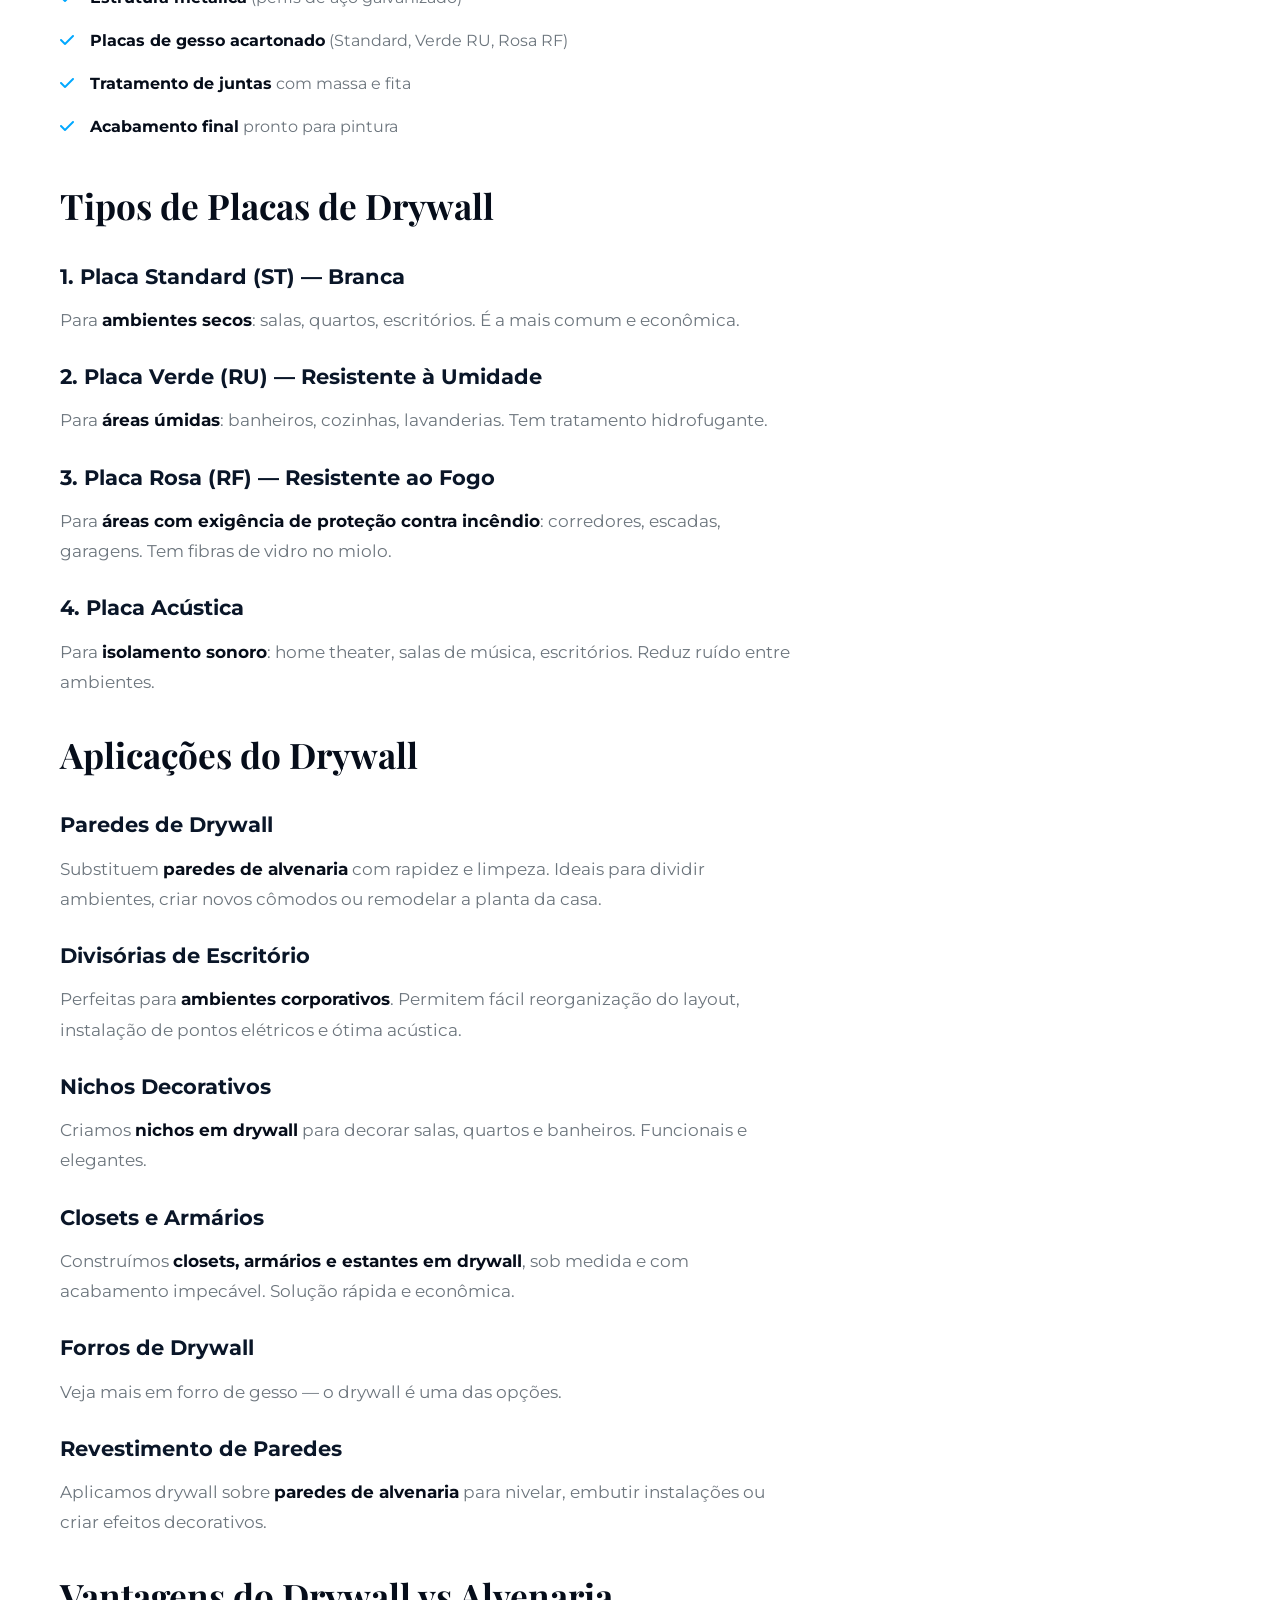
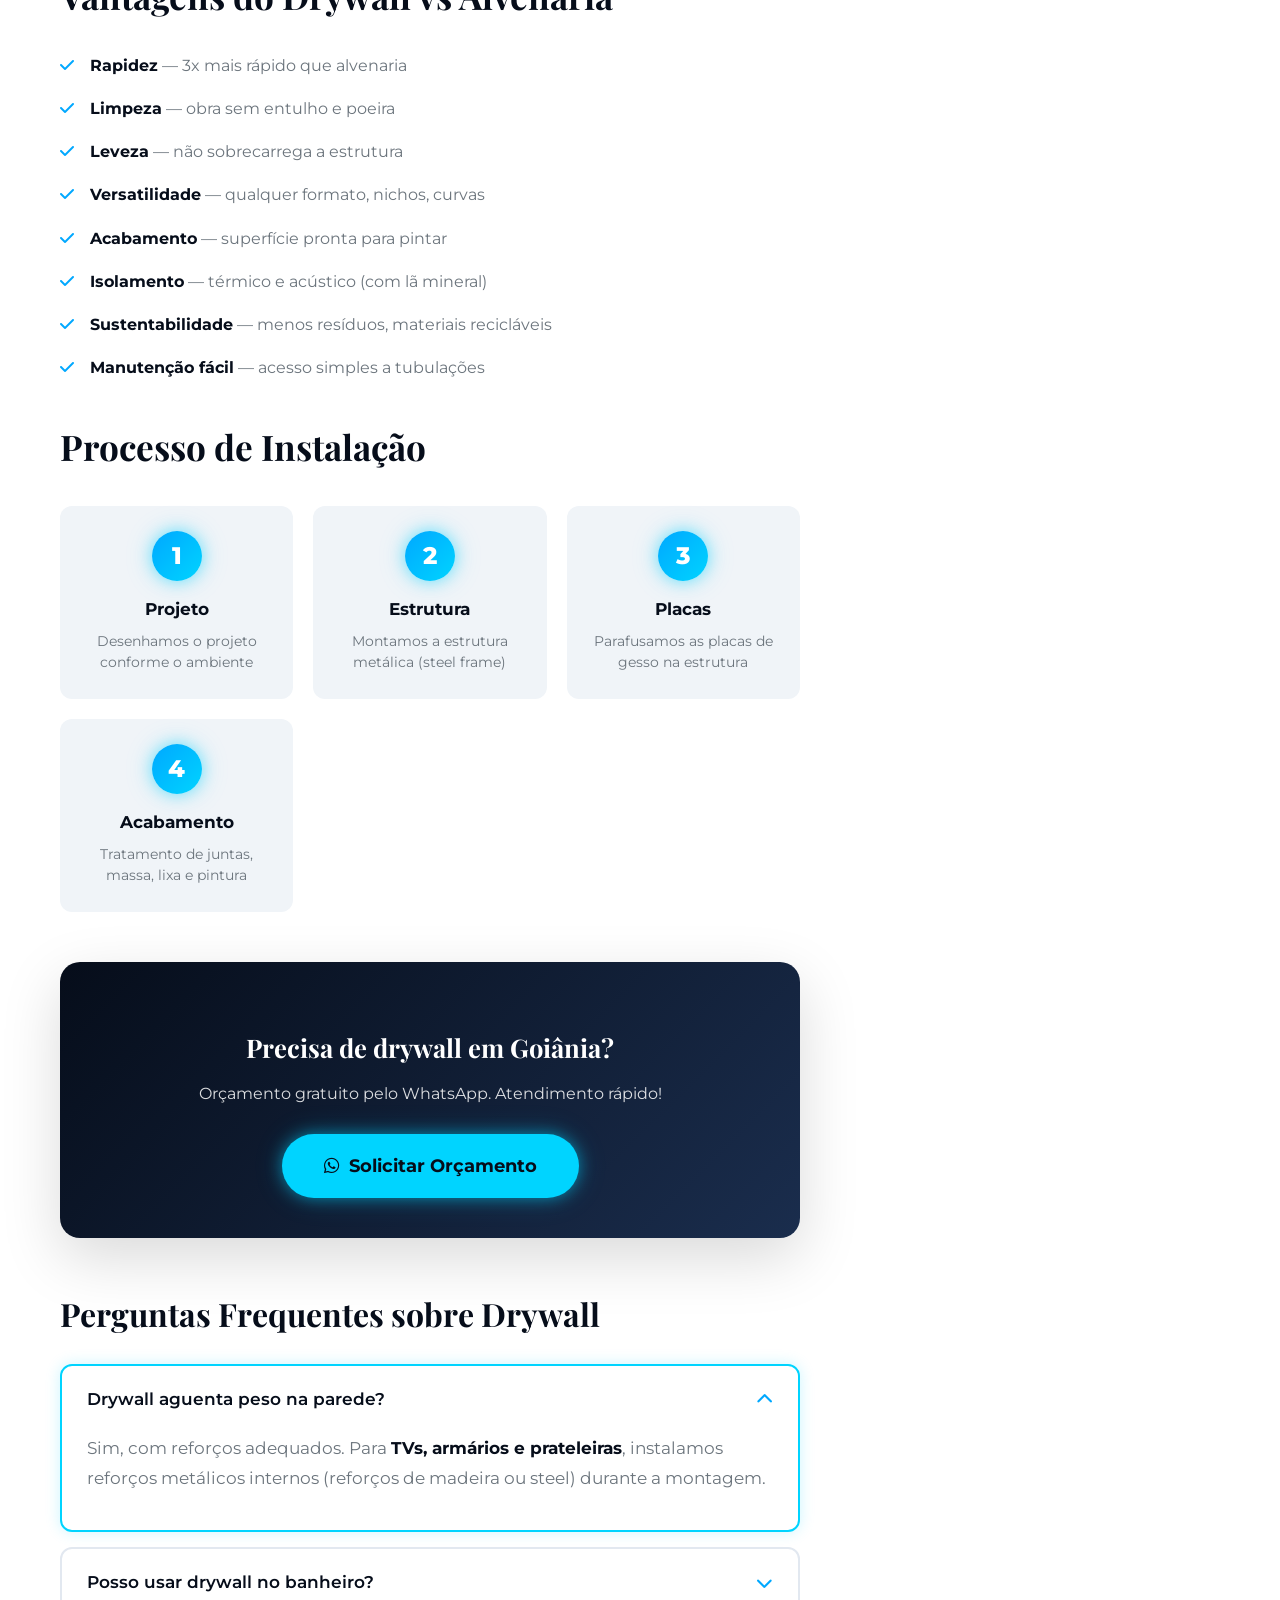
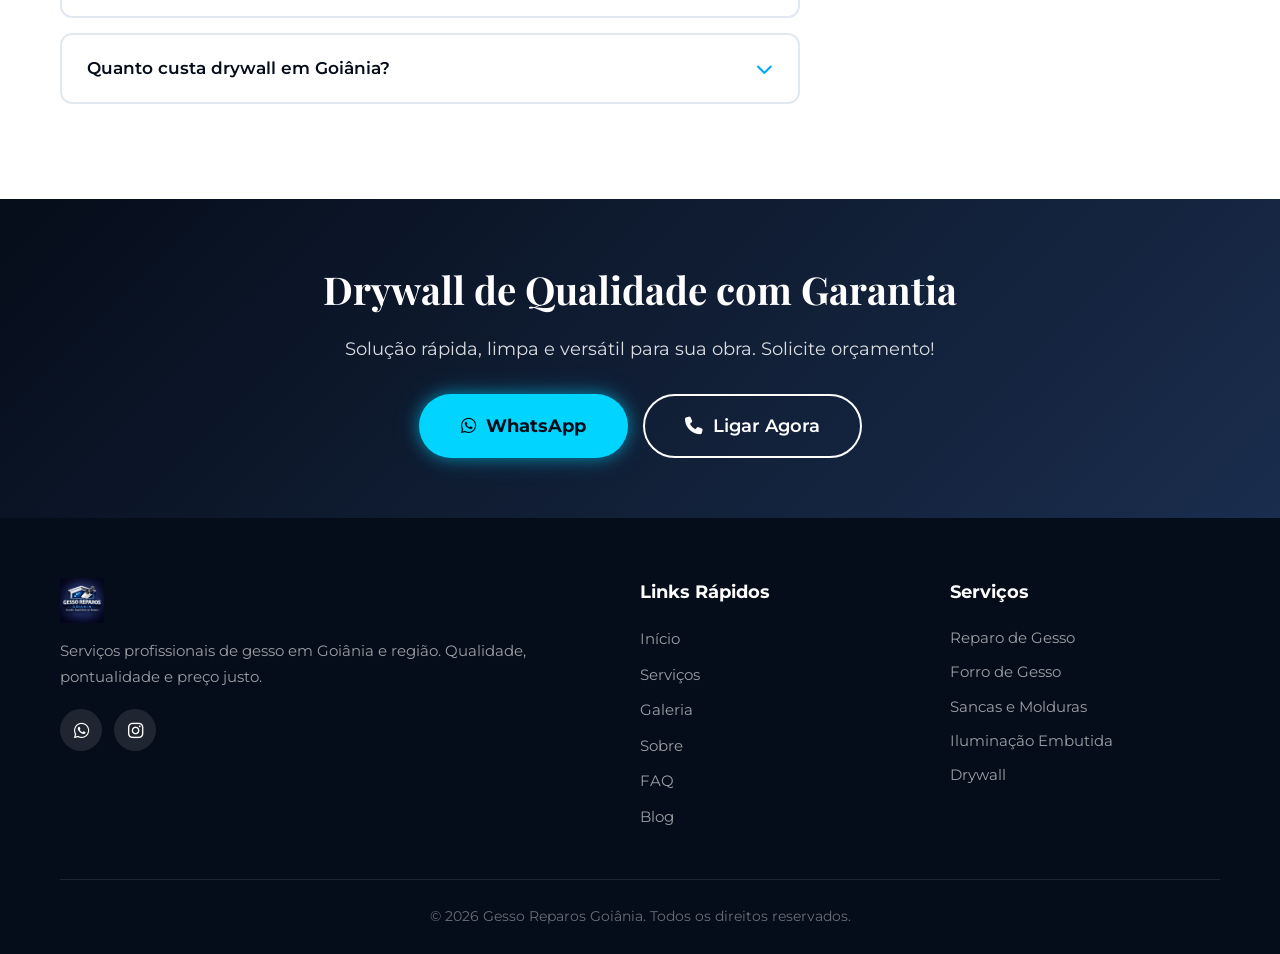
<file: servicos/drywall.html>
<!DOCTYPE html>
<html lang="pt-BR">
<head>
    <meta charset="UTF-8">
    <meta name="viewport" content="width=device-width, initial-scale=1.0">
    <title>Drywall em Goiânia | Paredes e Divisórias - Gesso Reparos</title>
    <meta name="description" content="Instalação de drywall em Goiânia: paredes, divisórias, nichos, closets e forros. Solução rápida, limpa e versátil. Orçamento grátis!">
    <meta name="keywords" content="drywall goiânia, parede drywall, divisória drywall, nicho drywall, closet drywall, forro drywall, instalação drywall">
    <meta name="robots" content="index, follow">
    <link rel="canonical" href="https://gessoreparosgoiania.com.br/servicos/drywall.html">

    <meta property="og:type" content="article">
    <meta property="og:title" content="Drywall em Goiânia - Paredes e Divisórias">
    <meta property="og:description" content="Paredes, divisórias, nichos e closets em drywall. Rápido, limpo e versátil.">
    <meta property="og:url" content="https://gessoreparosgoiania.com.br/servicos/drywall.html">
    <meta property="og:image" content="https://gessoreparosgoiania.com.br/upload/projeto%20(2).jpeg">

    <script type="application/ld+json">
    {
        "@context": "https://schema.org",
        "@type": "Service",
        "serviceType": "Drywall",
        "name": "Drywall em Goiânia",
        "provider": {"@type": "LocalBusiness", "name": "Gesso Reparos Goiânia", "telephone": "+556241031439"},
        "areaServed": {"@type": "City", "name": "Goiânia"},
        "description": "Instalação de drywall em Goiânia: paredes, divisórias, nichos, closets e forros. Marcas Placo e Knauf."
    }
    </script>

    <link rel="icon" href="../upload/logo1.png" type="image/png">
    <link href="https://fonts.googleapis.com/css2?family=Montserrat:wght@300;400;500;600;700;800&family=Playfair+Display:wght@700&display=swap" rel="stylesheet">
    <link rel="stylesheet" href="https://cdnjs.cloudflare.com/ajax/libs/font-awesome/6.5.0/css/all.min.css">
    <link rel="stylesheet" href="../styles.css">
    <link rel="stylesheet" href="../faq.css">
    <link rel="stylesheet" href="../pages.css">
</head>
<body>
    <header id="header">
        <nav class="navbar">
            <div class="container">
                <a href="../index.html" class="logo"><img src="../upload/logo1.png" alt="Gesso Reparos Goiânia Logo"></a>
                <ul class="nav-links">
                    <li><a href="../index.html#home">Início</a></li>
                    <li><a href="../servicos.html" class="active">Serviços</a></li>
                    <li><a href="../index.html#galeria">Galeria</a></li>
                    <li><a href="../index.html#sobre">Sobre</a></li>
                    <li><a href="../faq.html">FAQ</a></li>
                    <li><a href="../blog/index.html">Blog</a></li>
                    <li><a href="../index.html#contato">Contato</a></li>
                </ul>
                <a href="https://wa.me/556241031439" class="btn-cta" data-wa-source="header" target="_blank" rel="noopener"><i class="fab fa-whatsapp"></i> Orçamento Grátis</a>
                <div class="hamburger"><span></span></div>
            </div>
        </nav>
    </header>

    <section class="page-hero">
        <div class="container">
            <h1>Drywall em <span class="highlight" style="color: var(--neon-blue); text-shadow: 0 0 10px rgba(0,212,255,0.5);">Goiânia</span></h1>
            <p>Paredes, divisórias, nichos, closets e forros em drywall. Solução rápida, limpa e versátil para sua obra.</p>
            <nav class="breadcrumb"><a href="../index.html">Início</a><span>›</span><a href="../servicos.html">Serviços</a><span>›</span><span>Drywall</span></nav>
        </div>
    </section>

    <section class="service-content">
        <div class="container">
            <div class="service-grid">
                <div class="service-text">
                    <h2>Drywall em Goiânia - Solução Moderna para sua Obra</h2>
                    <p>O <strong>drywall</strong> é a solução mais moderna, rápida e limpa para construir <strong>paredes, divisórias, nichos, closets, forros e revestimentos</strong>. Muito usado em obras residenciais, comerciais e corporativos, o drywall substitui a alvenaria tradicional com diversas vantagens.</p>
                    <p>Somos especialistas em <strong>instalação de drywall em Goiânia</strong> com as marcas <strong>Placo, Knauf e Gypsum</strong>, seguindo normas técnicas e com mão de obra qualificada.</p>

                    <img src="../upload/projeto (2).jpeg" alt="Drywall instalado em Goiânia" class="service-image">

                    <h2>O que é Drywall?</h2>
                    <p>Drywall é um sistema construtivo a seco composto por:</p>
                    <ul>
                        <li><strong>Estrutura metálica</strong> (perfis de aço galvanizado)</li>
                        <li><strong>Placas de gesso acartonado</strong> (Standard, Verde RU, Rosa RF)</li>
                        <li><strong>Tratamento de juntas</strong> com massa e fita</li>
                        <li><strong>Acabamento final</strong> pronto para pintura</li>
                    </ul>

                    <h2>Tipos de Placas de Drywall</h2>
                    <h3>1. Placa Standard (ST) — Branca</h3>
                    <p>Para <strong>ambientes secos</strong>: salas, quartos, escritórios. É a mais comum e econômica.</p>

                    <h3>2. Placa Verde (RU) — Resistente à Umidade</h3>
                    <p>Para <strong>áreas úmidas</strong>: banheiros, cozinhas, lavanderias. Tem tratamento hidrofugante.</p>

                    <h3>3. Placa Rosa (RF) — Resistente ao Fogo</h3>
                    <p>Para <strong>áreas com exigência de proteção contra incêndio</strong>: corredores, escadas, garagens. Tem fibras de vidro no miolo.</p>

                    <h3>4. Placa Acústica</h3>
                    <p>Para <strong>isolamento sonoro</strong>: home theater, salas de música, escritórios. Reduz ruído entre ambientes.</p>

                    <h2>Aplicações do Drywall</h2>
                    <h3>Paredes de Drywall</h3>
                    <p>Substituem <strong>paredes de alvenaria</strong> com rapidez e limpeza. Ideais para dividir ambientes, criar novos cômodos ou remodelar a planta da casa.</p>

                    <h3>Divisórias de Escritório</h3>
                    <p>Perfeitas para <strong>ambientes corporativos</strong>. Permitem fácil reorganização do layout, instalação de pontos elétricos e ótima acústica.</p>

                    <h3>Nichos Decorativos</h3>
                    <p>Criamos <strong>nichos em drywall</strong> para decorar salas, quartos e banheiros. Funcionais e elegantes.</p>

                    <h3>Closets e Armários</h3>
                    <p>Construímos <strong>closets, armários e estantes em drywall</strong>, sob medida e com acabamento impecável. Solução rápida e econômica.</p>

                    <h3>Forros de Drywall</h3>
                    <p>Veja mais em <a href="forro-de-gesso.html">forro de gesso</a> — o drywall é uma das opções.</p>

                    <h3>Revestimento de Paredes</h3>
                    <p>Aplicamos drywall sobre <strong>paredes de alvenaria</strong> para nivelar, embutir instalações ou criar efeitos decorativos.</p>

                    <h2>Vantagens do Drywall vs Alvenaria</h2>
                    <ul>
                        <li><strong>Rapidez</strong> — 3x mais rápido que alvenaria</li>
                        <li><strong>Limpeza</strong> — obra sem entulho e poeira</li>
                        <li><strong>Leveza</strong> — não sobrecarrega a estrutura</li>
                        <li><strong>Versatilidade</strong> — qualquer formato, nichos, curvas</li>
                        <li><strong>Acabamento</strong> — superfície pronta para pintar</li>
                        <li><strong>Isolamento</strong> — térmico e acústico (com lã mineral)</li>
                        <li><strong>Sustentabilidade</strong> — menos resíduos, materiais recicláveis</li>
                        <li><strong>Manutenção fácil</strong> — acesso simples a tubulações</li>
                    </ul>

                    <h2>Processo de Instalação</h2>
                    <div class="process-steps">
                        <div class="process-step">
                            <div class="process-step-number">1</div>
                            <h4>Projeto</h4>
                            <p>Desenhamos o projeto conforme o ambiente</p>
                        </div>
                        <div class="process-step">
                            <div class="process-step-number">2</div>
                            <h4>Estrutura</h4>
                            <p>Montamos a estrutura metálica (steel frame)</p>
                        </div>
                        <div class="process-step">
                            <div class="process-step-number">3</div>
                            <h4>Placas</h4>
                            <p>Parafusamos as placas de gesso na estrutura</p>
                        </div>
                        <div class="process-step">
                            <div class="process-step-number">4</div>
                            <h4>Acabamento</h4>
                            <p>Tratamento de juntas, massa, lixa e pintura</p>
                        </div>
                    </div>

                    <div class="blog-post-cta">
                        <h3>Precisa de drywall em Goiânia?</h3>
                        <p>Orçamento gratuito pelo WhatsApp. Atendimento rápido!</p>
                        <a href="https://wa.me/556241031439" class="btn btn-primary btn-neon btn-lg" data-wa-source="cta-meio" target="_blank" rel="noopener"><i class="fab fa-whatsapp"></i> Solicitar Orçamento</a>
                    </div>

                    <div class="service-faq">
                        <h2>Perguntas Frequentes sobre Drywall</h2>
                        <details class="faq-item" open>
                            <summary>Drywall aguenta peso na parede?</summary>
                            <p>Sim, com reforços adequados. Para <strong>TVs, armários e prateleiras</strong>, instalamos reforços metálicos internos (reforços de madeira ou steel) durante a montagem.</p>
                        </details>
                        <details class="faq-item">
                            <summary>Posso usar drywall no banheiro?</summary>
                            <p>Sim! Utilizamos <strong>placa verde (RU)</strong> resistente à umidade, ideal para banheiros, cozinhas e lavanderias.</p>
                        </details>
                        <details class="faq-item">
                            <summary>Quanto custa drywall em Goiânia?</summary>
                            <p>Depende do tipo de aplicação, metragem e placa utilizada. <strong>Orçamento gratuito</strong> pelo WhatsApp em até 30 minutos.</p>
                        </details>
                    </div>
                </div>

                <aside class="service-sidebar">
                    <div class="sidebar-box">
                        <h3>Outros Serviços</h3>
                        <ul class="sidebar-services">
                            <li><a href="reparo-de-gesso.html"><i class="fas fa-tools"></i> Reparo de Gesso</a></li>
                            <li><a href="forro-de-gesso.html"><i class="fas fa-layer-group"></i> Forro de Gesso</a></li>
                            <li><a href="sancas-e-molduras.html"><i class="fas fa-drafting-compass"></i> Sancas e Molduras</a></li>
                            <li><a href="iluminacao-embutida.html"><i class="fas fa-lightbulb"></i> Iluminação Embutida</a></li>
                            <li><a href="acabamento-e-pintura.html"><i class="fas fa-paint-roller"></i> Acabamento e Pintura</a></li>
                            <li><a href="drywall.html" class="active"><i class="fas fa-home"></i> Drywall</a></li>
                        </ul>
                    </div>
                    <div class="sidebar-cta">
                        <h3>Orçamento Grátis</h3>
                        <p>Atendimento em até 30 minutos pelo WhatsApp</p>
                        <a href="https://wa.me/556241031439" class="btn btn-primary btn-neon" data-wa-source="sidebar" target="_blank" rel="noopener"><i class="fab fa-whatsapp"></i> WhatsApp</a>
                    </div>
                </aside>
            </div>
        </div>
    </section>

    <section class="service-cta">
        <div class="container">
            <h2>Drywall de Qualidade com Garantia</h2>
            <p>Solução rápida, limpa e versátil para sua obra. Solicite orçamento!</p>
            <div class="service-cta-buttons">
                <a href="https://wa.me/556241031439" class="btn btn-primary btn-neon btn-lg" data-wa-source="cta-meio" target="_blank" rel="noopener"><i class="fab fa-whatsapp"></i> WhatsApp</a>
                <a href="tel:+556241031439" class="btn btn-outline btn-lg"><i class="fas fa-phone"></i> Ligar Agora</a>
            </div>
        </div>
    </section>

    <footer class="footer">
        <div class="container">
            <div class="footer-grid">
                <div class="footer-brand">
                    <img src="../upload/logo1.png" alt="Gesso Reparos Goiânia" class="footer-logo">
                    <p>Serviços profissionais de gesso em Goiânia e região. Qualidade, pontualidade e preço justo.</p>
                    <div class="footer-social">
                        <a href="https://wa.me/556241031439" target="_blank" rel="noopener" aria-label="WhatsApp"><i class="fab fa-whatsapp"></i></a>
                        <a href="https://www.instagram.com/gessoreparosgoiania" target="_blank" rel="noopener" aria-label="Instagram"><i class="fab fa-instagram"></i></a>
                    </div>
                </div>
                <div class="footer-links">
                    <h4>Links Rápidos</h4>
                    <ul>
                        <li><a href="../index.html#home">Início</a></li>
                        <li><a href="../servicos.html">Serviços</a></li>
                        <li><a href="../index.html#galeria">Galeria</a></li>
                        <li><a href="../index.html#sobre">Sobre</a></li>
                        <li><a href="../faq.html">FAQ</a></li>
                        <li><a href="../blog/index.html">Blog</a></li>
                    </ul>
                </div>
                <div class="footer-services">
                    <h4>Serviços</h4>
                    <ul>
                        <li><a href="reparo-de-gesso.html">Reparo de Gesso</a></li>
                        <li><a href="forro-de-gesso.html">Forro de Gesso</a></li>
                        <li><a href="sancas-e-molduras.html">Sancas e Molduras</a></li>
                        <li><a href="iluminacao-embutida.html">Iluminação Embutida</a></li>
                        <li><a href="drywall.html">Drywall</a></li>
                    </ul>
                </div>
            </div>
            <div class="footer-bottom"><p>&copy; 2026 Gesso Reparos Goiânia. Todos os direitos reservados.</p></div>
        </div>
    </footer>

    <a href="https://wa.me/556241031439" class="whatsapp-float" data-wa-source="floating" target="_blank" rel="noopener" aria-label="Contato via WhatsApp"><i class="fab fa-whatsapp"></i></a>
    <button id="backToTop" class="back-to-top" aria-label="Voltar ao topo"><i class="fas fa-chevron-up"></i></button>

    <script src="../script.js"></script>
    <script src="../faq.js"></script>
    <script src="../whatsapp-tracking.js"></script>
</body>
</html>
</file>
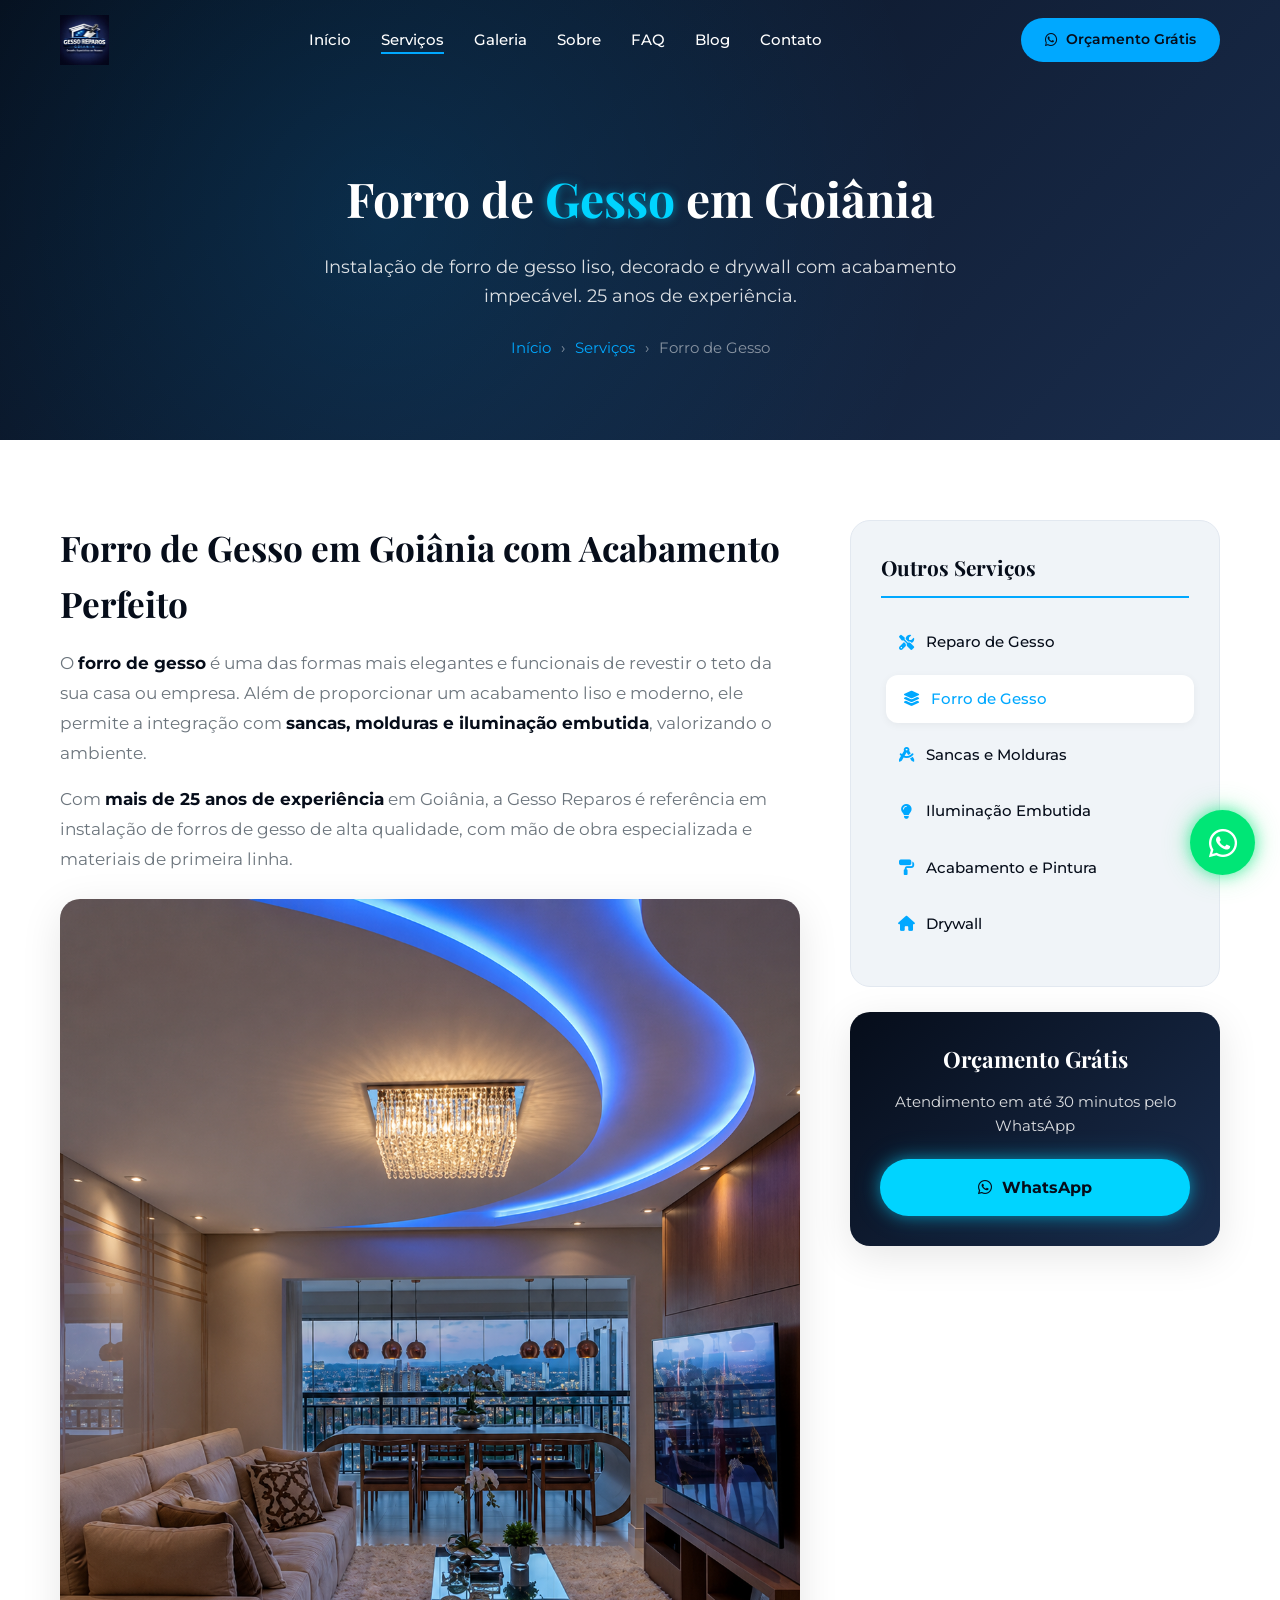
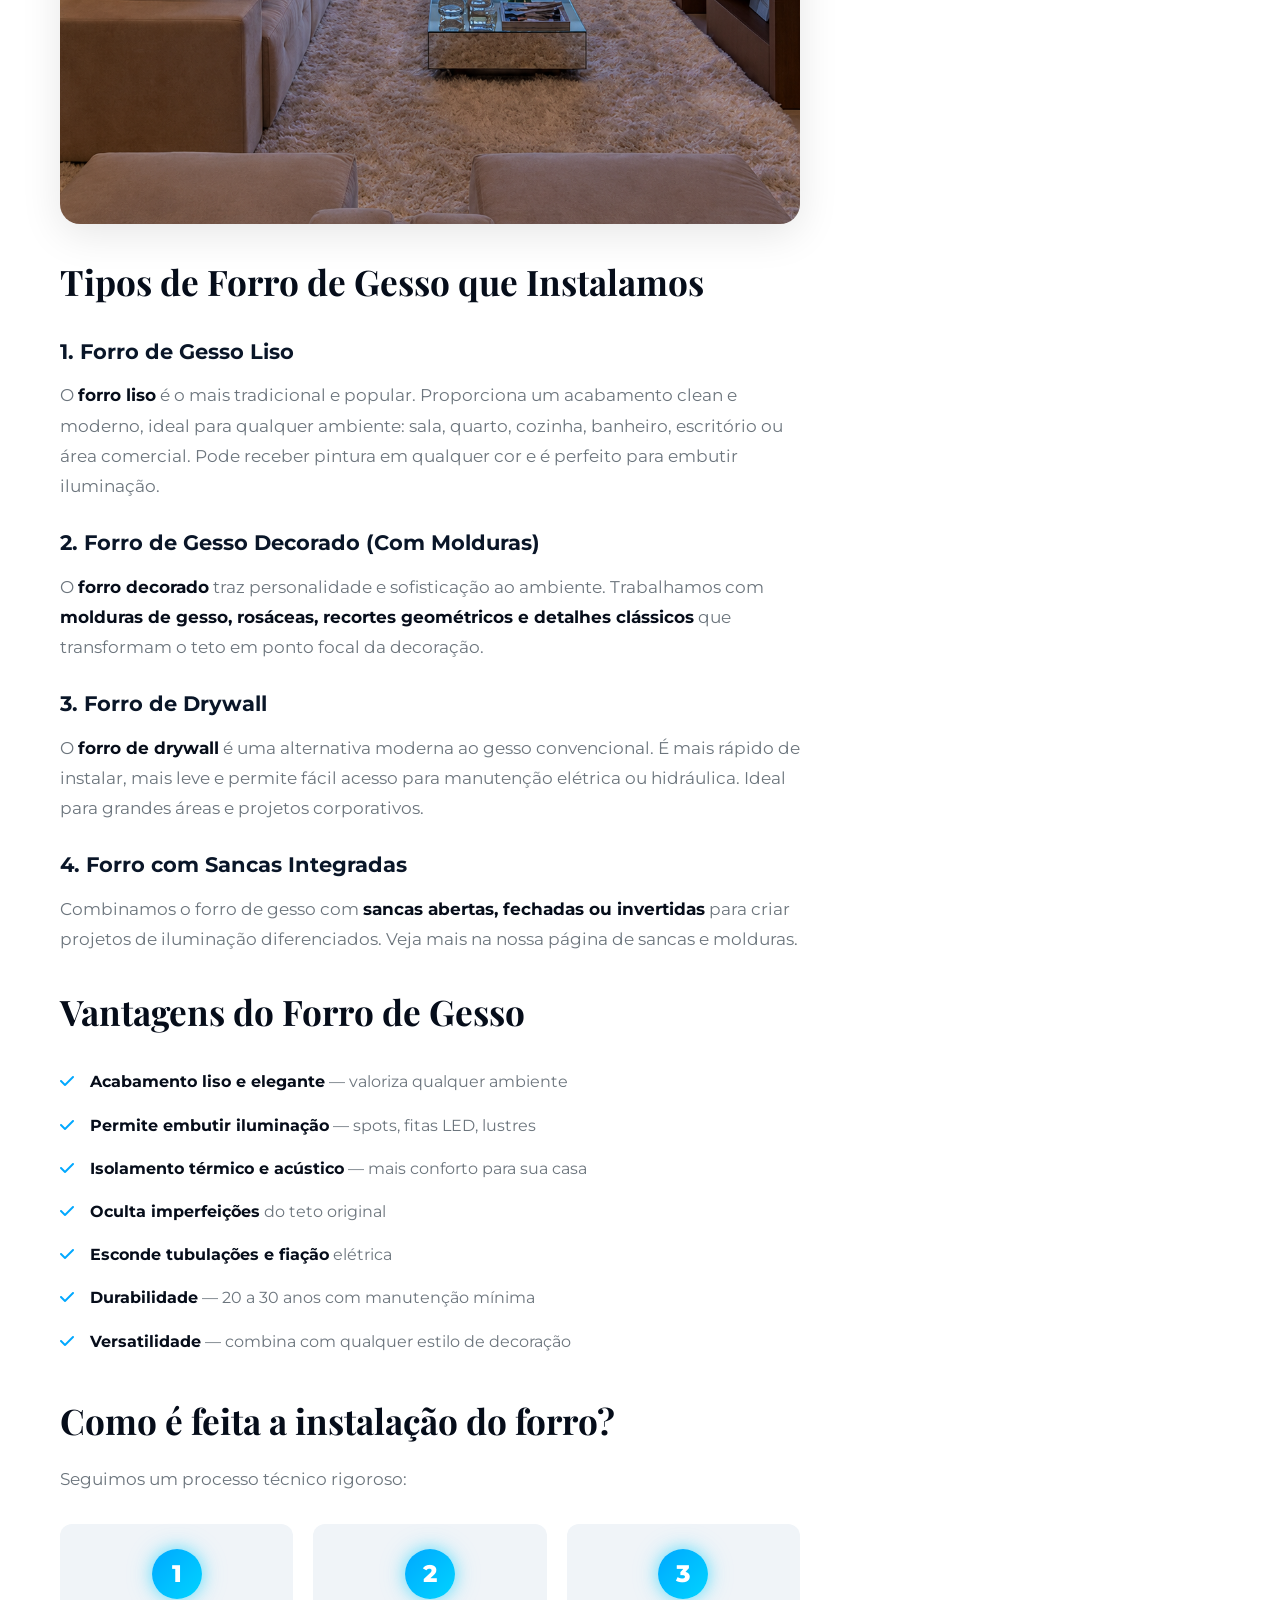
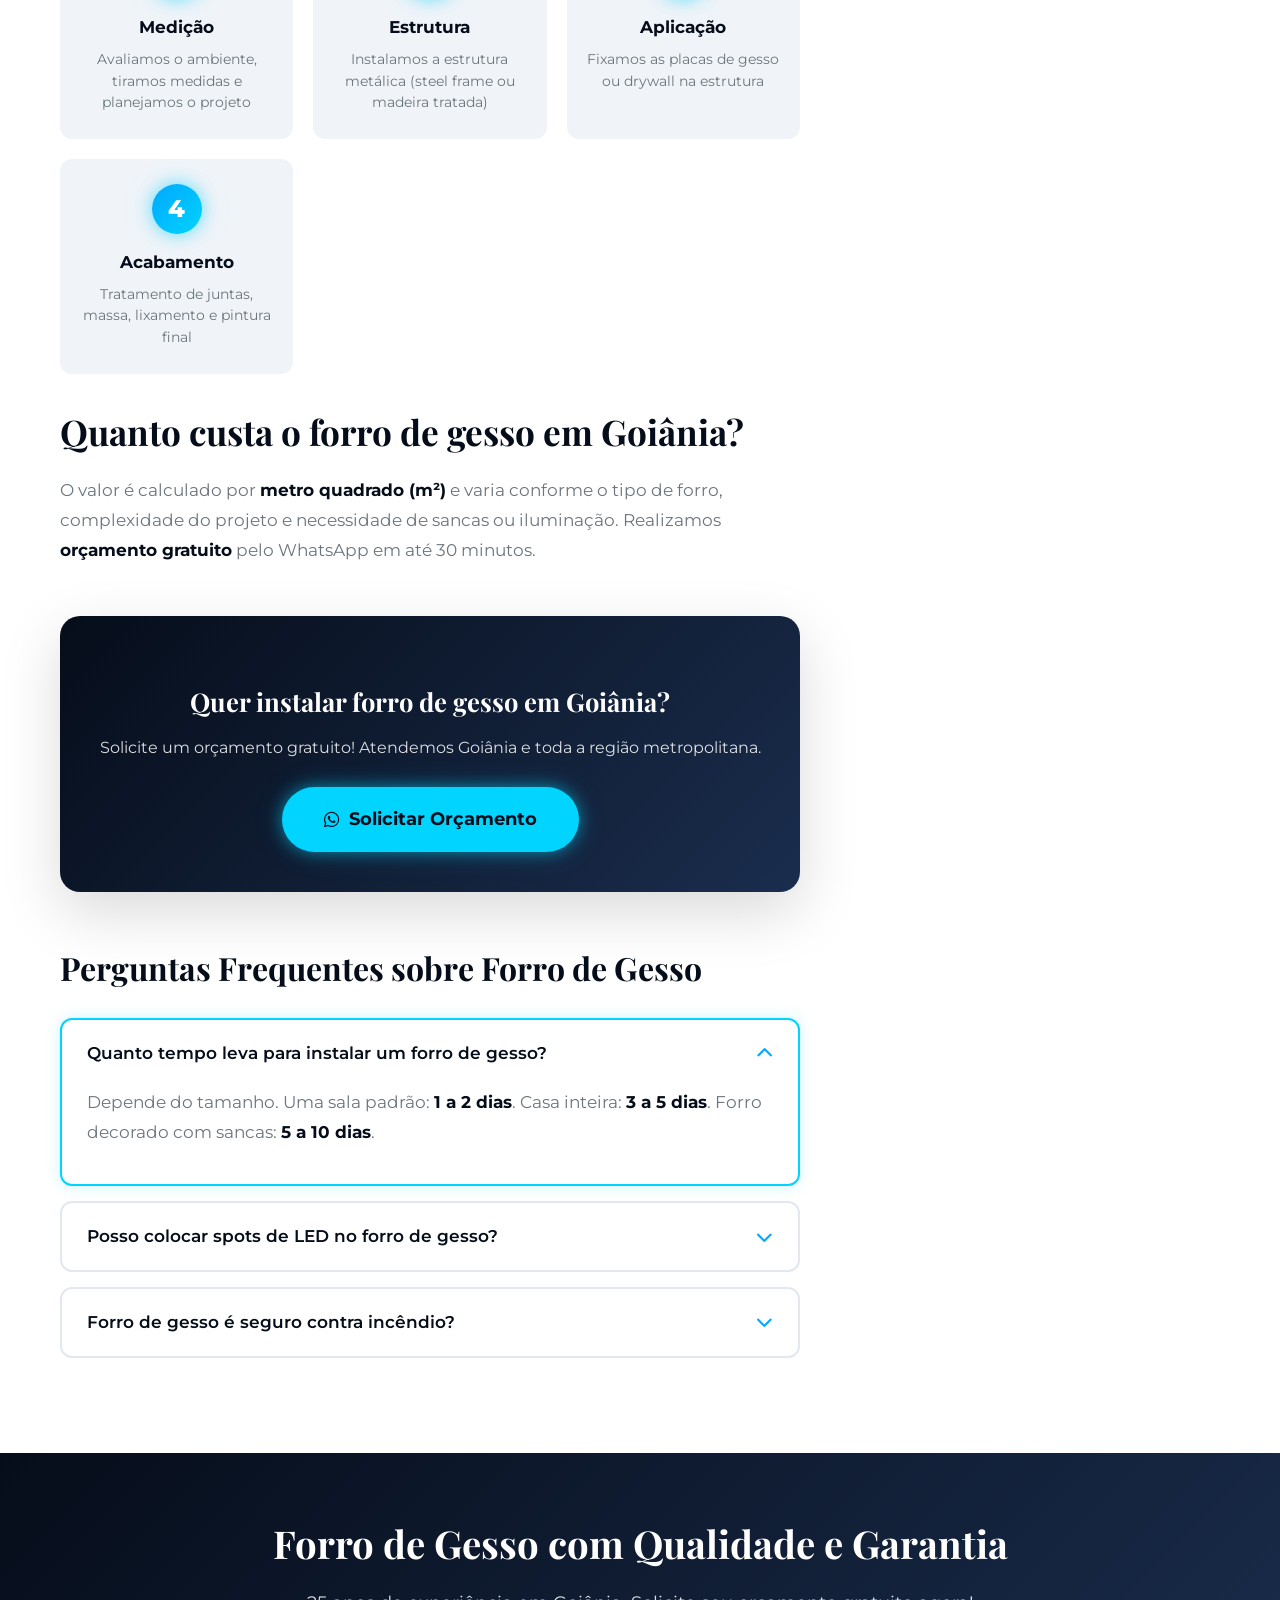
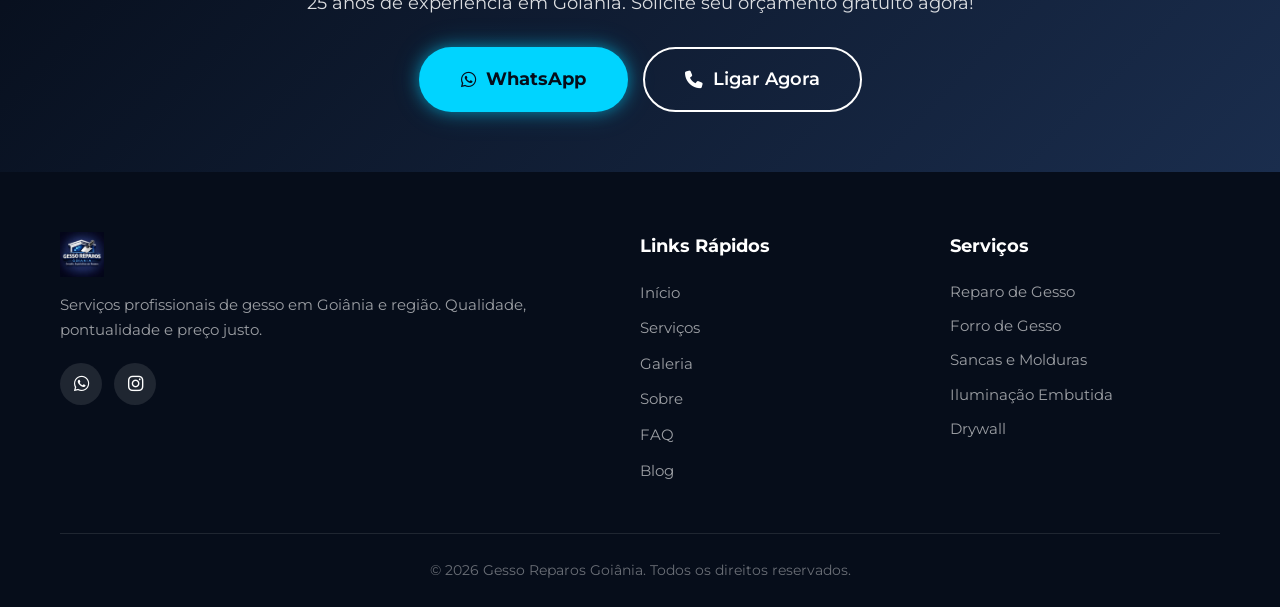
<file: servicos/forro-de-gesso.html>
<!DOCTYPE html>
<html lang="pt-BR">
<head>
    <meta charset="UTF-8">
    <meta name="viewport" content="width=device-width, initial-scale=1.0">
    <title>Forro de Gesso em Goiânia | Instalação Liso e Decorado - Gesso Reparos</title>
    <meta name="description" content="Instalação de forro de gesso em Goiânia: liso, decorado, drywall. Acabamento perfeito, prazo garantido e preço justo. Orçamento grátis!">
    <meta name="keywords" content="forro de gesso goiânia, instalar forro gesso, forro liso, forro decorado, forro drywall, gesseiro forro">
    <meta name="robots" content="index, follow">
    <link rel="canonical" href="https://gessoreparosgoiania.com.br/servicos/forro-de-gesso.html">

    <meta property="og:type" content="article">
    <meta property="og:title" content="Forro de Gesso em Goiânia - Instalação Profissional">
    <meta property="og:description" content="Forro de gesso liso, decorado e drywall. Acabamento perfeito e prazo garantido.">
    <meta property="og:url" content="https://gessoreparosgoiania.com.br/servicos/forro-de-gesso.html">
    <meta property="og:image" content="https://gessoreparosgoiania.com.br/upload/projeto%20(2).png">

    <script type="application/ld+json">
    {
        "@context": "https://schema.org",
        "@type": "Service",
        "serviceType": "Forro de Gesso",
        "name": "Forro de Gesso em Goiânia",
        "provider": {"@type": "LocalBusiness", "name": "Gesso Reparos Goiânia", "telephone": "+556241031439"},
        "areaServed": {"@type": "City", "name": "Goiânia"},
        "description": "Instalação de forro de gesso liso, decorado e drywall em Goiânia. Acabamento perfeito, prazo garantido."
    }
    </script>

    <link rel="icon" href="../upload/logo1.png" type="image/png">
    <link href="https://fonts.googleapis.com/css2?family=Montserrat:wght@300;400;500;600;700;800&family=Playfair+Display:wght@700&display=swap" rel="stylesheet">
    <link rel="stylesheet" href="https://cdnjs.cloudflare.com/ajax/libs/font-awesome/6.5.0/css/all.min.css">
    <link rel="stylesheet" href="../styles.css">
    <link rel="stylesheet" href="../faq.css">
    <link rel="stylesheet" href="../pages.css">
</head>
<body>
    <header id="header">
        <nav class="navbar">
            <div class="container">
                <a href="../index.html" class="logo"><img src="../upload/logo1.png" alt="Gesso Reparos Goiânia Logo"></a>
                <ul class="nav-links">
                    <li><a href="../index.html#home">Início</a></li>
                    <li><a href="../servicos.html" class="active">Serviços</a></li>
                    <li><a href="../index.html#galeria">Galeria</a></li>
                    <li><a href="../index.html#sobre">Sobre</a></li>
                    <li><a href="../faq.html">FAQ</a></li>
                    <li><a href="../blog/index.html">Blog</a></li>
                    <li><a href="../index.html#contato">Contato</a></li>
                </ul>
                <a href="https://wa.me/556241031439" class="btn-cta" data-wa-source="header" target="_blank" rel="noopener"><i class="fab fa-whatsapp"></i> Orçamento Grátis</a>
                <div class="hamburger"><span></span></div>
            </div>
        </nav>
    </header>

    <section class="page-hero">
        <div class="container">
            <h1>Forro de <span class="highlight" style="color: var(--neon-blue); text-shadow: 0 0 10px rgba(0,212,255,0.5);">Gesso</span> em Goiânia</h1>
            <p>Instalação de forro de gesso liso, decorado e drywall com acabamento impecável. 25 anos de experiência.</p>
            <nav class="breadcrumb"><a href="../index.html">Início</a><span>›</span><a href="../servicos.html">Serviços</a><span>›</span><span>Forro de Gesso</span></nav>
        </div>
    </section>

    <section class="service-content">
        <div class="container">
            <div class="service-grid">
                <div class="service-text">
                    <h2>Forro de Gesso em Goiânia com Acabamento Perfeito</h2>
                    <p>O <strong>forro de gesso</strong> é uma das formas mais elegantes e funcionais de revestir o teto da sua casa ou empresa. Além de proporcionar um acabamento liso e moderno, ele permite a integração com <strong>sancas, molduras e iluminação embutida</strong>, valorizando o ambiente.</p>
                    <p>Com <strong>mais de 25 anos de experiência</strong> em Goiânia, a Gesso Reparos é referência em instalação de forros de gesso de alta qualidade, com mão de obra especializada e materiais de primeira linha.</p>

                    <img src="../upload/projeto (2).png" alt="Forro de gesso instalado em Goiânia" class="service-image">

                    <h2>Tipos de Forro de Gesso que Instalamos</h2>

                    <h3>1. Forro de Gesso Liso</h3>
                    <p>O <strong>forro liso</strong> é o mais tradicional e popular. Proporciona um acabamento clean e moderno, ideal para qualquer ambiente: sala, quarto, cozinha, banheiro, escritório ou área comercial. Pode receber pintura em qualquer cor e é perfeito para embutir iluminação.</p>

                    <h3>2. Forro de Gesso Decorado (Com Molduras)</h3>
                    <p>O <strong>forro decorado</strong> traz personalidade e sofisticação ao ambiente. Trabalhamos com <strong>molduras de gesso, rosáceas, recortes geométricos e detalhes clássicos</strong> que transformam o teto em ponto focal da decoração.</p>

                    <h3>3. Forro de Drywall</h3>
                    <p>O <strong>forro de drywall</strong> é uma alternativa moderna ao gesso convencional. É mais rápido de instalar, mais leve e permite fácil acesso para manutenção elétrica ou hidráulica. Ideal para grandes áreas e projetos corporativos.</p>

                    <h3>4. Forro com Sancas Integradas</h3>
                    <p>Combinamos o forro de gesso com <strong>sancas abertas, fechadas ou invertidas</strong> para criar projetos de iluminação diferenciados. Veja mais na nossa página de <a href="sancas-e-molduras.html">sancas e molduras</a>.</p>

                    <h2>Vantagens do Forro de Gesso</h2>
                    <ul>
                        <li><strong>Acabamento liso e elegante</strong> — valoriza qualquer ambiente</li>
                        <li><strong>Permite embutir iluminação</strong> — spots, fitas LED, lustres</li>
                        <li><strong>Isolamento térmico e acústico</strong> — mais conforto para sua casa</li>
                        <li><strong>Oculta imperfeições</strong> do teto original</li>
                        <li><strong>Esconde tubulações e fiação</strong> elétrica</li>
                        <li><strong>Durabilidade</strong> — 20 a 30 anos com manutenção mínima</li>
                        <li><strong>Versatilidade</strong> — combina com qualquer estilo de decoração</li>
                    </ul>

                    <h2>Como é feita a instalação do forro?</h2>
                    <p>Seguimos um processo técnico rigoroso:</p>

                    <div class="process-steps">
                        <div class="process-step">
                            <div class="process-step-number">1</div>
                            <h4>Medição</h4>
                            <p>Avaliamos o ambiente, tiramos medidas e planejamos o projeto</p>
                        </div>
                        <div class="process-step">
                            <div class="process-step-number">2</div>
                            <h4>Estrutura</h4>
                            <p>Instalamos a estrutura metálica (steel frame ou madeira tratada)</p>
                        </div>
                        <div class="process-step">
                            <div class="process-step-number">3</div>
                            <h4>Aplicação</h4>
                            <p>Fixamos as placas de gesso ou drywall na estrutura</p>
                        </div>
                        <div class="process-step">
                            <div class="process-step-number">4</div>
                            <h4>Acabamento</h4>
                            <p>Tratamento de juntas, massa, lixamento e pintura final</p>
                        </div>
                    </div>

                    <h2>Quanto custa o forro de gesso em Goiânia?</h2>
                    <p>O valor é calculado por <strong>metro quadrado (m²)</strong> e varia conforme o tipo de forro, complexidade do projeto e necessidade de sancas ou iluminação. Realizamos <strong>orçamento gratuito</strong> pelo WhatsApp em até 30 minutos.</p>

                    <div class="blog-post-cta">
                        <h3>Quer instalar forro de gesso em Goiânia?</h3>
                        <p>Solicite um orçamento gratuito! Atendemos Goiânia e toda a região metropolitana.</p>
                        <a href="https://wa.me/556241031439" class="btn btn-primary btn-neon btn-lg" data-wa-source="cta-meio" target="_blank" rel="noopener">
                            <i class="fab fa-whatsapp"></i> Solicitar Orçamento
                        </a>
                    </div>

                    <div class="service-faq">
                        <h2>Perguntas Frequentes sobre Forro de Gesso</h2>
                        <details class="faq-item" open>
                            <summary>Quanto tempo leva para instalar um forro de gesso?</summary>
                            <p>Depende do tamanho. Uma sala padrão: <strong>1 a 2 dias</strong>. Casa inteira: <strong>3 a 5 dias</strong>. Forro decorado com sancas: <strong>5 a 10 dias</strong>.</p>
                        </details>
                        <details class="faq-item">
                            <summary>Posso colocar spots de LED no forro de gesso?</summary>
                            <p>Sim! O forro de gesso é perfeito para embutir <strong>spots, fitas LED e lustres</strong>. Planejamos a iluminação junto com o projeto do forro.</p>
                        </details>
                        <details class="faq-item">
                            <summary>Forro de gesso é seguro contra incêndio?</summary>
                            <p>Sim. Utilizamos <strong>placas de gesso com tratamento antichama</strong> (RF) que retardam a propagação de fogo, atendendo normas técnicas.</p>
                        </details>
                    </div>
                </div>

                <aside class="service-sidebar">
                    <div class="sidebar-box">
                        <h3>Outros Serviços</h3>
                        <ul class="sidebar-services">
                            <li><a href="reparo-de-gesso.html"><i class="fas fa-tools"></i> Reparo de Gesso</a></li>
                            <li><a href="forro-de-gesso.html" class="active"><i class="fas fa-layer-group"></i> Forro de Gesso</a></li>
                            <li><a href="sancas-e-molduras.html"><i class="fas fa-drafting-compass"></i> Sancas e Molduras</a></li>
                            <li><a href="iluminacao-embutida.html"><i class="fas fa-lightbulb"></i> Iluminação Embutida</a></li>
                            <li><a href="acabamento-e-pintura.html"><i class="fas fa-paint-roller"></i> Acabamento e Pintura</a></li>
                            <li><a href="drywall.html"><i class="fas fa-home"></i> Drywall</a></li>
                        </ul>
                    </div>
                    <div class="sidebar-cta">
                        <h3>Orçamento Grátis</h3>
                        <p>Atendimento em até 30 minutos pelo WhatsApp</p>
                        <a href="https://wa.me/556241031439" class="btn btn-primary btn-neon" data-wa-source="sidebar" target="_blank" rel="noopener"><i class="fab fa-whatsapp"></i> WhatsApp</a>
                    </div>
                </aside>
            </div>
        </div>
    </section>

    <section class="service-cta">
        <div class="container">
            <h2>Forro de Gesso com Qualidade e Garantia</h2>
            <p>25 anos de experiência em Goiânia. Solicite seu orçamento gratuito agora!</p>
            <div class="service-cta-buttons">
                <a href="https://wa.me/556241031439" class="btn btn-primary btn-neon btn-lg" data-wa-source="cta-meio" target="_blank" rel="noopener"><i class="fab fa-whatsapp"></i> WhatsApp</a>
                <a href="tel:+556241031439" class="btn btn-outline btn-lg"><i class="fas fa-phone"></i> Ligar Agora</a>
            </div>
        </div>
    </section>

    <footer class="footer">
        <div class="container">
            <div class="footer-grid">
                <div class="footer-brand">
                    <img src="../upload/logo1.png" alt="Gesso Reparos Goiânia" class="footer-logo">
                    <p>Serviços profissionais de gesso em Goiânia e região. Qualidade, pontualidade e preço justo.</p>
                    <div class="footer-social">
                        <a href="https://wa.me/556241031439" target="_blank" rel="noopener" aria-label="WhatsApp"><i class="fab fa-whatsapp"></i></a>
                        <a href="https://www.instagram.com/gessoreparosgoiania" target="_blank" rel="noopener" aria-label="Instagram"><i class="fab fa-instagram"></i></a>
                    </div>
                </div>
                <div class="footer-links">
                    <h4>Links Rápidos</h4>
                    <ul>
                        <li><a href="../index.html#home">Início</a></li>
                        <li><a href="../servicos.html">Serviços</a></li>
                        <li><a href="../index.html#galeria">Galeria</a></li>
                        <li><a href="../index.html#sobre">Sobre</a></li>
                        <li><a href="../faq.html">FAQ</a></li>
                        <li><a href="../blog/index.html">Blog</a></li>
                    </ul>
                </div>
                <div class="footer-services">
                    <h4>Serviços</h4>
                    <ul>
                        <li><a href="reparo-de-gesso.html">Reparo de Gesso</a></li>
                        <li><a href="forro-de-gesso.html">Forro de Gesso</a></li>
                        <li><a href="sancas-e-molduras.html">Sancas e Molduras</a></li>
                        <li><a href="iluminacao-embutida.html">Iluminação Embutida</a></li>
                        <li><a href="drywall.html">Drywall</a></li>
                    </ul>
                </div>
            </div>
            <div class="footer-bottom"><p>&copy; 2026 Gesso Reparos Goiânia. Todos os direitos reservados.</p></div>
        </div>
    </footer>

    <a href="https://wa.me/556241031439" class="whatsapp-float" data-wa-source="floating" target="_blank" rel="noopener" aria-label="Contato via WhatsApp"><i class="fab fa-whatsapp"></i></a>
    <button id="backToTop" class="back-to-top" aria-label="Voltar ao topo"><i class="fas fa-chevron-up"></i></button>

    <script src="../script.js"></script>
    <script src="../faq.js"></script>
    <script src="../whatsapp-tracking.js"></script>
</body>
</html>
</file>
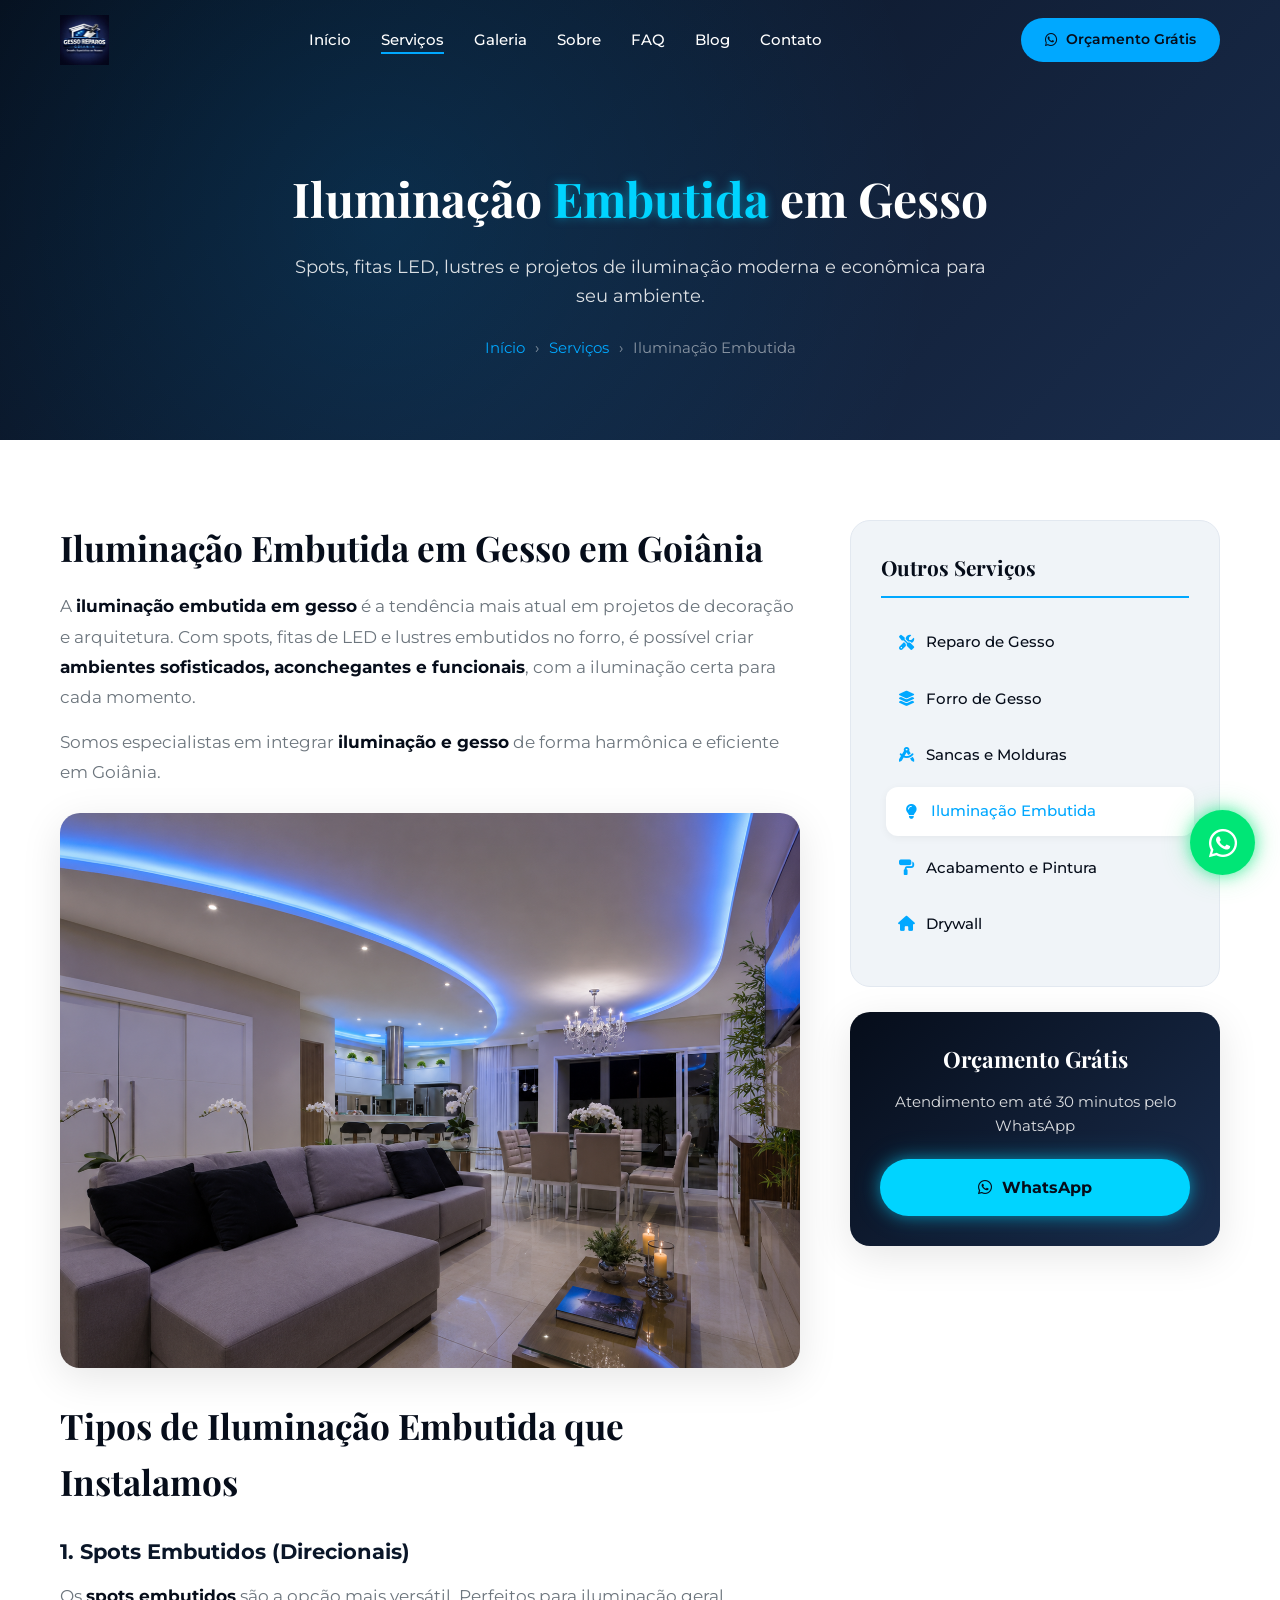
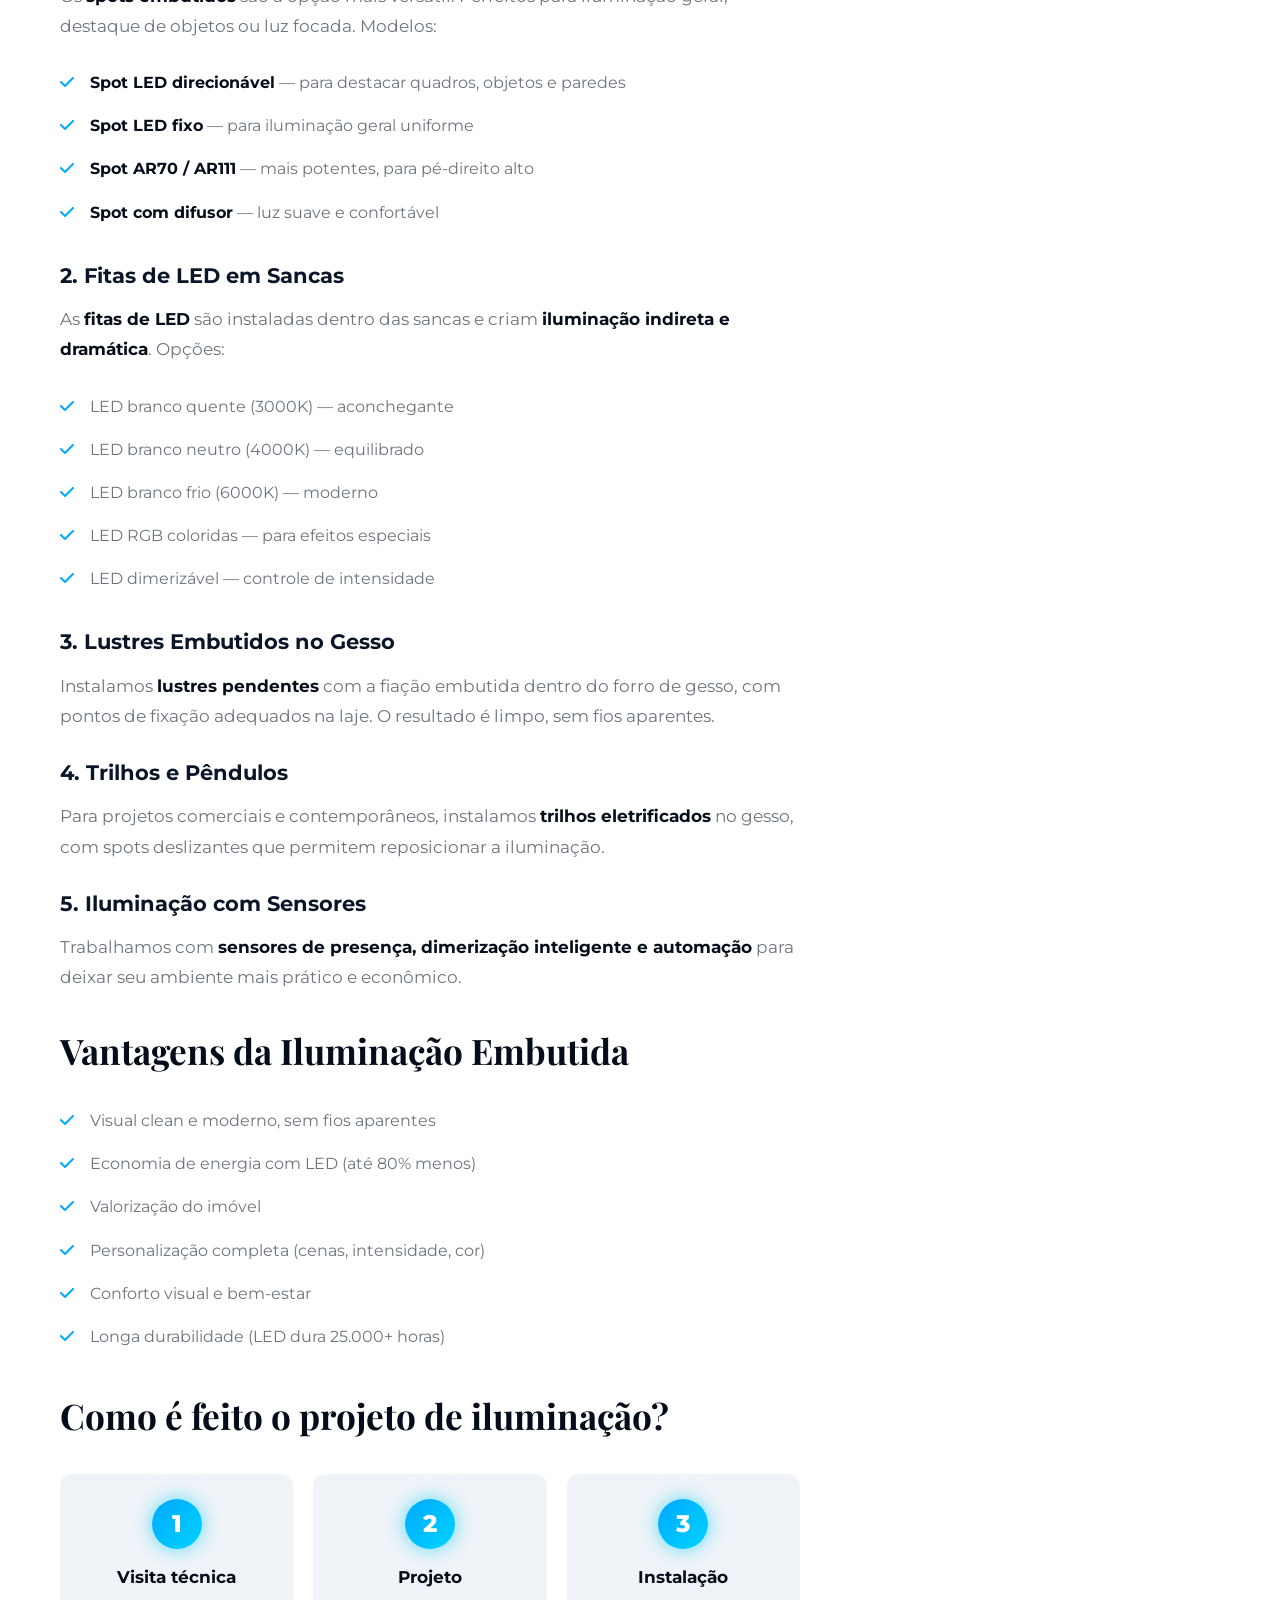
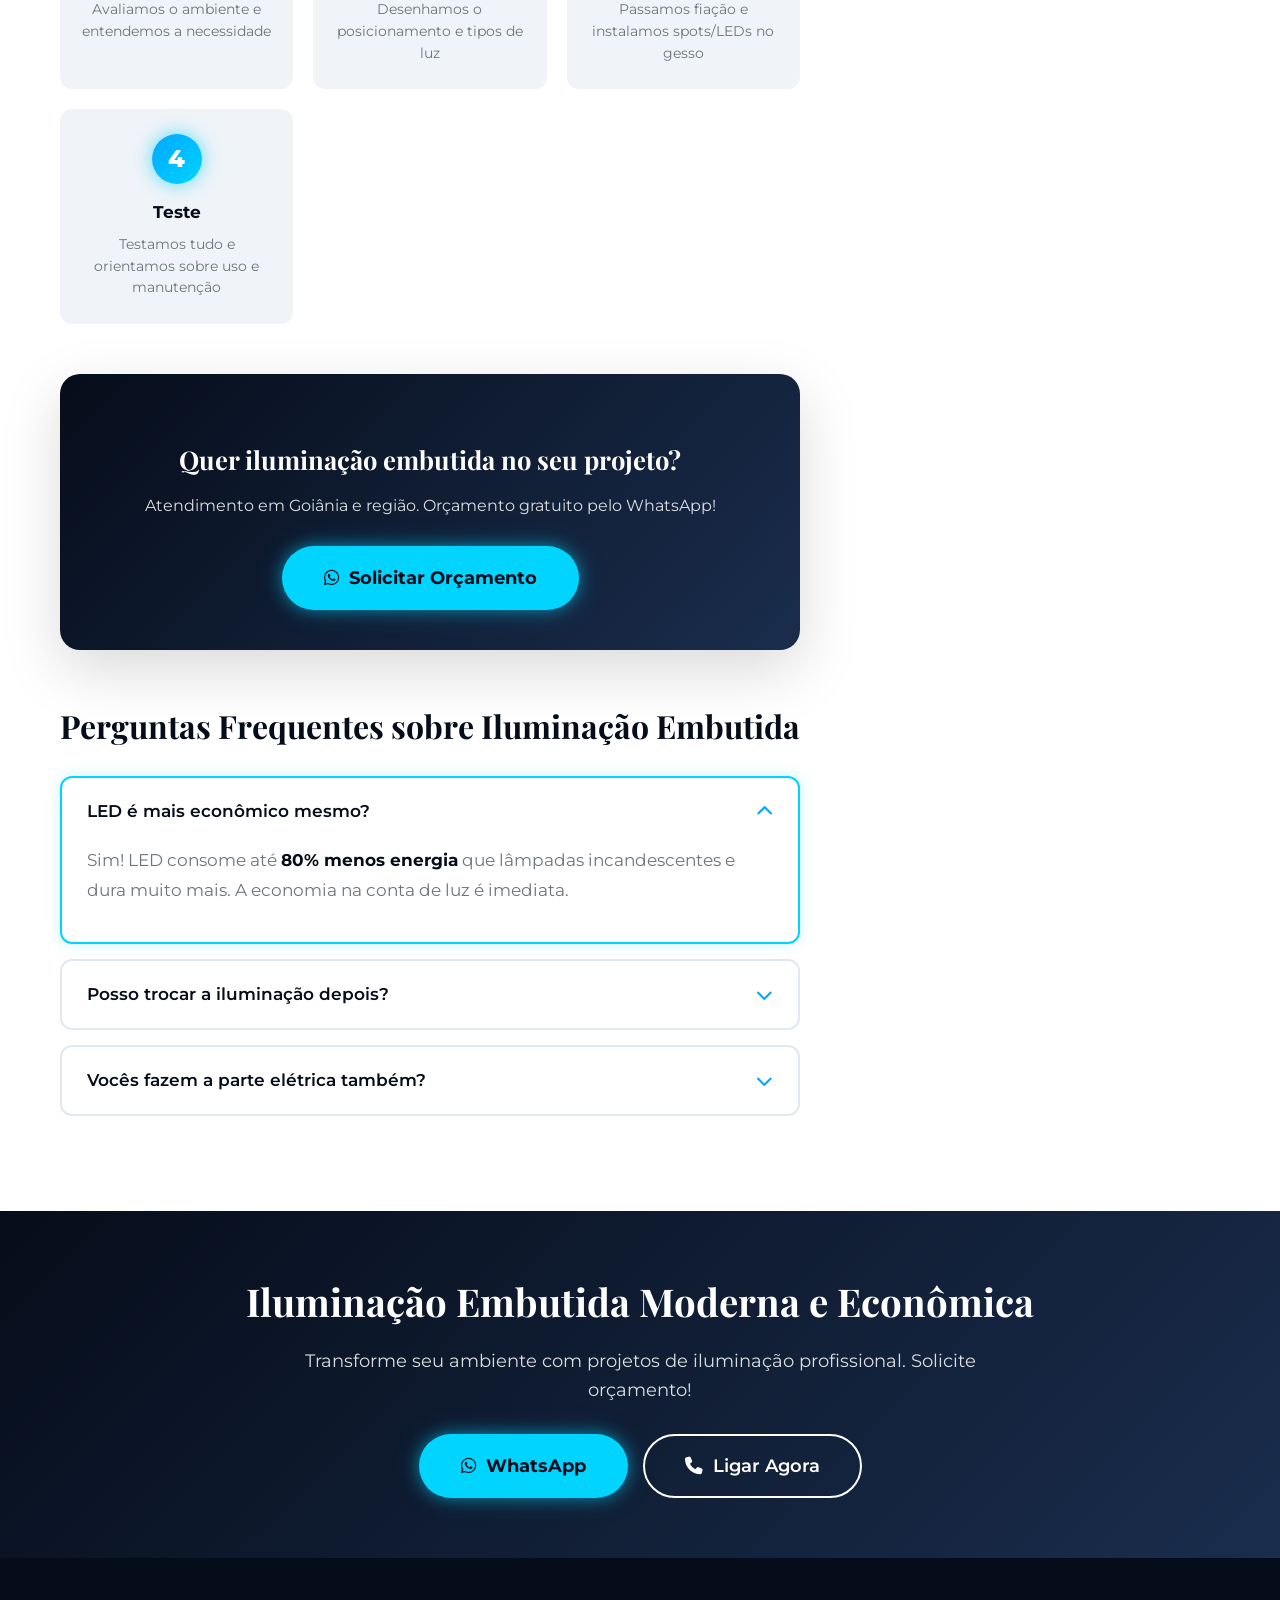
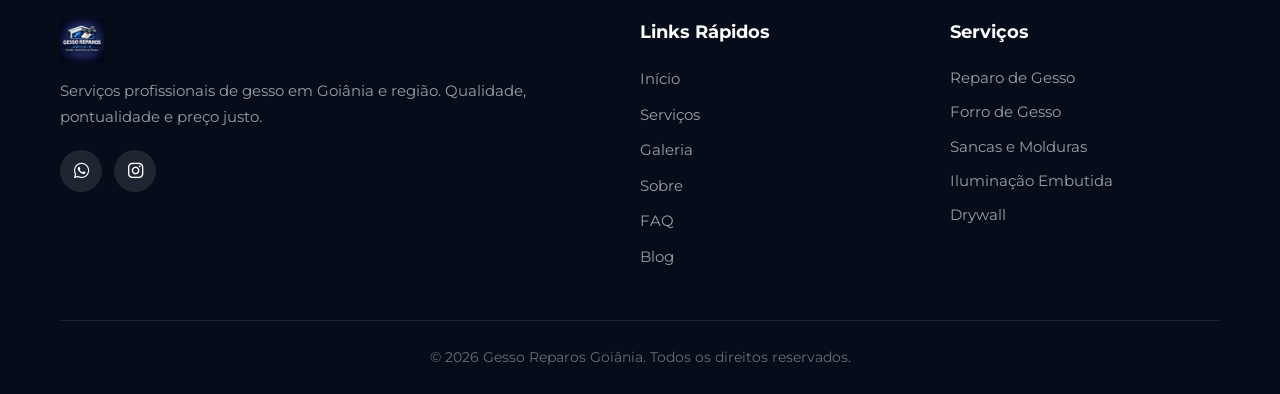
<file: servicos/iluminacao-embutida.html>
<!DOCTYPE html>
<html lang="pt-BR">
<head>
    <meta charset="UTF-8">
    <meta name="viewport" content="width=device-width, initial-scale=1.0">
    <title>Iluminação Embutida em Gesso em Goiânia - Spots e LED - Gesso Reparos</title>
    <meta name="description" content="Projeto e instalação de iluminação embutida em gesso em Goiânia: spots, fitas LED, lustres e trilhos. Efeitos modernos e econômicos. Orçamento grátis!">
    <meta name="keywords" content="iluminação embutida goiânia, spots led, fita led gesso, iluminação sancas, lustre embutido, projeto iluminação">
    <meta name="robots" content="index, follow">
    <link rel="canonical" href="https://gessoreparosgoiania.com.br/servicos/iluminacao-embutida.html">

    <meta property="og:type" content="article">
    <meta property="og:title" content="Iluminação Embutida em Gesso em Goiânia">
    <meta property="og:description" content="Spots, fitas LED, lustres embutidos. Efeitos modernos e econômicos.">
    <meta property="og:url" content="https://gessoreparosgoiania.com.br/servicos/iluminacao-embutida.html">
    <meta property="og:image" content="https://gessoreparosgoiania.com.br/upload/projeto%20(1).png">

    <script type="application/ld+json">
    {
        "@context": "https://schema.org",
        "@type": "Service",
        "serviceType": "Iluminação Embutida",
        "name": "Iluminação Embutida em Gesso em Goiânia",
        "provider": {"@type": "LocalBusiness", "name": "Gesso Reparos Goiânia", "telephone": "+556241031439"},
        "areaServed": {"@type": "City", "name": "Goiânia"},
        "description": "Projeto e instalação de iluminação embutida em forros e sancas de gesso: spots, fitas LED, lustres e trilhos."
    }
    </script>

    <link rel="icon" href="../upload/logo1.png" type="image/png">
    <link href="https://fonts.googleapis.com/css2?family=Montserrat:wght@300;400;500;600;700;800&family=Playfair+Display:wght@700&display=swap" rel="stylesheet">
    <link rel="stylesheet" href="https://cdnjs.cloudflare.com/ajax/libs/font-awesome/6.5.0/css/all.min.css">
    <link rel="stylesheet" href="../styles.css">
    <link rel="stylesheet" href="../faq.css">
    <link rel="stylesheet" href="../pages.css">
</head>
<body>
    <header id="header">
        <nav class="navbar">
            <div class="container">
                <a href="../index.html" class="logo"><img src="../upload/logo1.png" alt="Gesso Reparos Goiânia Logo"></a>
                <ul class="nav-links">
                    <li><a href="../index.html#home">Início</a></li>
                    <li><a href="../servicos.html" class="active">Serviços</a></li>
                    <li><a href="../index.html#galeria">Galeria</a></li>
                    <li><a href="../index.html#sobre">Sobre</a></li>
                    <li><a href="../faq.html">FAQ</a></li>
                    <li><a href="../blog/index.html">Blog</a></li>
                    <li><a href="../index.html#contato">Contato</a></li>
                </ul>
                <a href="https://wa.me/556241031439" class="btn-cta" data-wa-source="header" target="_blank" rel="noopener"><i class="fab fa-whatsapp"></i> Orçamento Grátis</a>
                <div class="hamburger"><span></span></div>
            </div>
        </nav>
    </header>

    <section class="page-hero">
        <div class="container">
            <h1>Iluminação <span class="highlight" style="color: var(--neon-blue); text-shadow: 0 0 10px rgba(0,212,255,0.5);">Embutida</span> em Gesso</h1>
            <p>Spots, fitas LED, lustres e projetos de iluminação moderna e econômica para seu ambiente.</p>
            <nav class="breadcrumb"><a href="../index.html">Início</a><span>›</span><a href="../servicos.html">Serviços</a><span>›</span><span>Iluminação Embutida</span></nav>
        </div>
    </section>

    <section class="service-content">
        <div class="container">
            <div class="service-grid">
                <div class="service-text">
                    <h2>Iluminação Embutida em Gesso em Goiânia</h2>
                    <p>A <strong>iluminação embutida em gesso</strong> é a tendência mais atual em projetos de decoração e arquitetura. Com spots, fitas de LED e lustres embutidos no forro, é possível criar <strong>ambientes sofisticados, aconchegantes e funcionais</strong>, com a iluminação certa para cada momento.</p>
                    <p>Somos especialistas em integrar <strong>iluminação e gesso</strong> de forma harmônica e eficiente em Goiânia.</p>

                    <img src="../upload/projeto (1).png" alt="Iluminação embutida em gesso em Goiânia" class="service-image">

                    <h2>Tipos de Iluminação Embutida que Instalamos</h2>

                    <h3>1. Spots Embutidos (Direcionais)</h3>
                    <p>Os <strong>spots embutidos</strong> são a opção mais versátil. Perfeitos para iluminação geral, destaque de objetos ou luz focada. Modelos:</p>
                    <ul>
                        <li><strong>Spot LED direcionável</strong> — para destacar quadros, objetos e paredes</li>
                        <li><strong>Spot LED fixo</strong> — para iluminação geral uniforme</li>
                        <li><strong>Spot AR70 / AR111</strong> — mais potentes, para pé-direito alto</li>
                        <li><strong>Spot com difusor</strong> — luz suave e confortável</li>
                    </ul>

                    <h3>2. Fitas de LED em Sancas</h3>
                    <p>As <strong>fitas de LED</strong> são instaladas dentro das <a href="sancas-e-molduras.html">sancas</a> e criam <strong>iluminação indireta e dramática</strong>. Opções:</p>
                    <ul>
                        <li>LED branco quente (3000K) — aconchegante</li>
                        <li>LED branco neutro (4000K) — equilibrado</li>
                        <li>LED branco frio (6000K) — moderno</li>
                        <li>LED RGB coloridas — para efeitos especiais</li>
                        <li>LED dimerizável — controle de intensidade</li>
                    </ul>

                    <h3>3. Lustres Embutidos no Gesso</h3>
                    <p>Instalamos <strong>lustres pendentes</strong> com a fiação embutida dentro do forro de gesso, com pontos de fixação adequados na laje. O resultado é limpo, sem fios aparentes.</p>

                    <h3>4. Trilhos e Pêndulos</h3>
                    <p>Para projetos comerciais e contemporâneos, instalamos <strong>trilhos eletrificados</strong> no gesso, com spots deslizantes que permitem reposicionar a iluminação.</p>

                    <h3>5. Iluminação com Sensores</h3>
                        <p>Trabalhamos com <strong>sensores de presença, dimerização inteligente e automação</strong> para deixar seu ambiente mais prático e econômico.</p>

                    <h2>Vantagens da Iluminação Embutida</h2>
                    <ul>
                        <li>Visual clean e moderno, sem fios aparentes</li>
                        <li>Economia de energia com LED (até 80% menos)</li>
                        <li>Valorização do imóvel</li>
                        <li>Personalização completa (cenas, intensidade, cor)</li>
                        <li>Conforto visual e bem-estar</li>
                        <li>Longa durabilidade (LED dura 25.000+ horas)</li>
                    </ul>

                    <h2>Como é feito o projeto de iluminação?</h2>
                    <div class="process-steps">
                        <div class="process-step">
                            <div class="process-step-number">1</div>
                            <h4>Visita técnica</h4>
                            <p>Avaliamos o ambiente e entendemos a necessidade</p>
                        </div>
                        <div class="process-step">
                            <div class="process-step-number">2</div>
                            <h4>Projeto</h4>
                            <p>Desenhamos o posicionamento e tipos de luz</p>
                        </div>
                        <div class="process-step">
                            <div class="process-step-number">3</div>
                            <h4>Instalação</h4>
                            <p>Passamos fiação e instalamos spots/LEDs no gesso</p>
                        </div>
                        <div class="process-step">
                            <div class="process-step-number">4</div>
                            <h4>Teste</h4>
                            <p>Testamos tudo e orientamos sobre uso e manutenção</p>
                        </div>
                    </div>

                    <div class="blog-post-cta">
                        <h3>Quer iluminação embutida no seu projeto?</h3>
                        <p>Atendimento em Goiânia e região. Orçamento gratuito pelo WhatsApp!</p>
                        <a href="https://wa.me/556241031439" class="btn btn-primary btn-neon btn-lg" data-wa-source="cta-meio" target="_blank" rel="noopener"><i class="fab fa-whatsapp"></i> Solicitar Orçamento</a>
                    </div>

                    <div class="service-faq">
                        <h2>Perguntas Frequentes sobre Iluminação Embutida</h2>
                        <details class="faq-item" open>
                            <summary>LED é mais econômico mesmo?</summary>
                            <p>Sim! LED consome até <strong>80% menos energia</strong> que lâmpadas incandescentes e dura muito mais. A economia na conta de luz é imediata.</p>
                        </details>
                        <details class="faq-item">
                            <summary>Posso trocar a iluminação depois?</summary>
                            <p>Sim! Spots e fitas LED são modulares e podem ser trocados ou atualizados sem quebrar o gesso.</p>
                        </details>
                        <details class="faq-item">
                            <summary>Vocês fazem a parte elétrica também?</summary>
                            <p>Sim. Contamos com <strong>eletricista parceiro</strong> para passagem de fiação e instalação de interruptores, dimmers e automação.</p>
                        </details>
                    </div>
                </div>

                <aside class="service-sidebar">
                    <div class="sidebar-box">
                        <h3>Outros Serviços</h3>
                        <ul class="sidebar-services">
                            <li><a href="reparo-de-gesso.html"><i class="fas fa-tools"></i> Reparo de Gesso</a></li>
                            <li><a href="forro-de-gesso.html"><i class="fas fa-layer-group"></i> Forro de Gesso</a></li>
                            <li><a href="sancas-e-molduras.html"><i class="fas fa-drafting-compass"></i> Sancas e Molduras</a></li>
                            <li><a href="iluminacao-embutida.html" class="active"><i class="fas fa-lightbulb"></i> Iluminação Embutida</a></li>
                            <li><a href="acabamento-e-pintura.html"><i class="fas fa-paint-roller"></i> Acabamento e Pintura</a></li>
                            <li><a href="drywall.html"><i class="fas fa-home"></i> Drywall</a></li>
                        </ul>
                    </div>
                    <div class="sidebar-cta">
                        <h3>Orçamento Grátis</h3>
                        <p>Atendimento em até 30 minutos pelo WhatsApp</p>
                        <a href="https://wa.me/556241031439" class="btn btn-primary btn-neon" data-wa-source="sidebar" target="_blank" rel="noopener"><i class="fab fa-whatsapp"></i> WhatsApp</a>
                    </div>
                </aside>
            </div>
        </div>
    </section>

    <section class="service-cta">
        <div class="container">
            <h2>Iluminação Embutida Moderna e Econômica</h2>
            <p>Transforme seu ambiente com projetos de iluminação profissional. Solicite orçamento!</p>
            <div class="service-cta-buttons">
                <a href="https://wa.me/556241031439" class="btn btn-primary btn-neon btn-lg" data-wa-source="cta-meio" target="_blank" rel="noopener"><i class="fab fa-whatsapp"></i> WhatsApp</a>
                <a href="tel:+556241031439" class="btn btn-outline btn-lg"><i class="fas fa-phone"></i> Ligar Agora</a>
            </div>
        </div>
    </section>

    <footer class="footer">
        <div class="container">
            <div class="footer-grid">
                <div class="footer-brand">
                    <img src="../upload/logo1.png" alt="Gesso Reparos Goiânia" class="footer-logo">
                    <p>Serviços profissionais de gesso em Goiânia e região. Qualidade, pontualidade e preço justo.</p>
                    <div class="footer-social">
                        <a href="https://wa.me/556241031439" target="_blank" rel="noopener" aria-label="WhatsApp"><i class="fab fa-whatsapp"></i></a>
                        <a href="https://www.instagram.com/gessoreparosgoiania" target="_blank" rel="noopener" aria-label="Instagram"><i class="fab fa-instagram"></i></a>
                    </div>
                </div>
                <div class="footer-links">
                    <h4>Links Rápidos</h4>
                    <ul>
                        <li><a href="../index.html#home">Início</a></li>
                        <li><a href="../servicos.html">Serviços</a></li>
                        <li><a href="../index.html#galeria">Galeria</a></li>
                        <li><a href="../index.html#sobre">Sobre</a></li>
                        <li><a href="../faq.html">FAQ</a></li>
                        <li><a href="../blog/index.html">Blog</a></li>
                    </ul>
                </div>
                <div class="footer-services">
                    <h4>Serviços</h4>
                    <ul>
                        <li><a href="reparo-de-gesso.html">Reparo de Gesso</a></li>
                        <li><a href="forro-de-gesso.html">Forro de Gesso</a></li>
                        <li><a href="sancas-e-molduras.html">Sancas e Molduras</a></li>
                        <li><a href="iluminacao-embutida.html">Iluminação Embutida</a></li>
                        <li><a href="drywall.html">Drywall</a></li>
                    </ul>
                </div>
            </div>
            <div class="footer-bottom"><p>&copy; 2026 Gesso Reparos Goiânia. Todos os direitos reservados.</p></div>
        </div>
    </footer>

    <a href="https://wa.me/556241031439" class="whatsapp-float" data-wa-source="floating" target="_blank" rel="noopener" aria-label="Contato via WhatsApp"><i class="fab fa-whatsapp"></i></a>
    <button id="backToTop" class="back-to-top" aria-label="Voltar ao topo"><i class="fas fa-chevron-up"></i></button>

    <script src="../script.js"></script>
    <script src="../faq.js"></script>
    <script src="../whatsapp-tracking.js"></script>
</body>
</html>
</file>
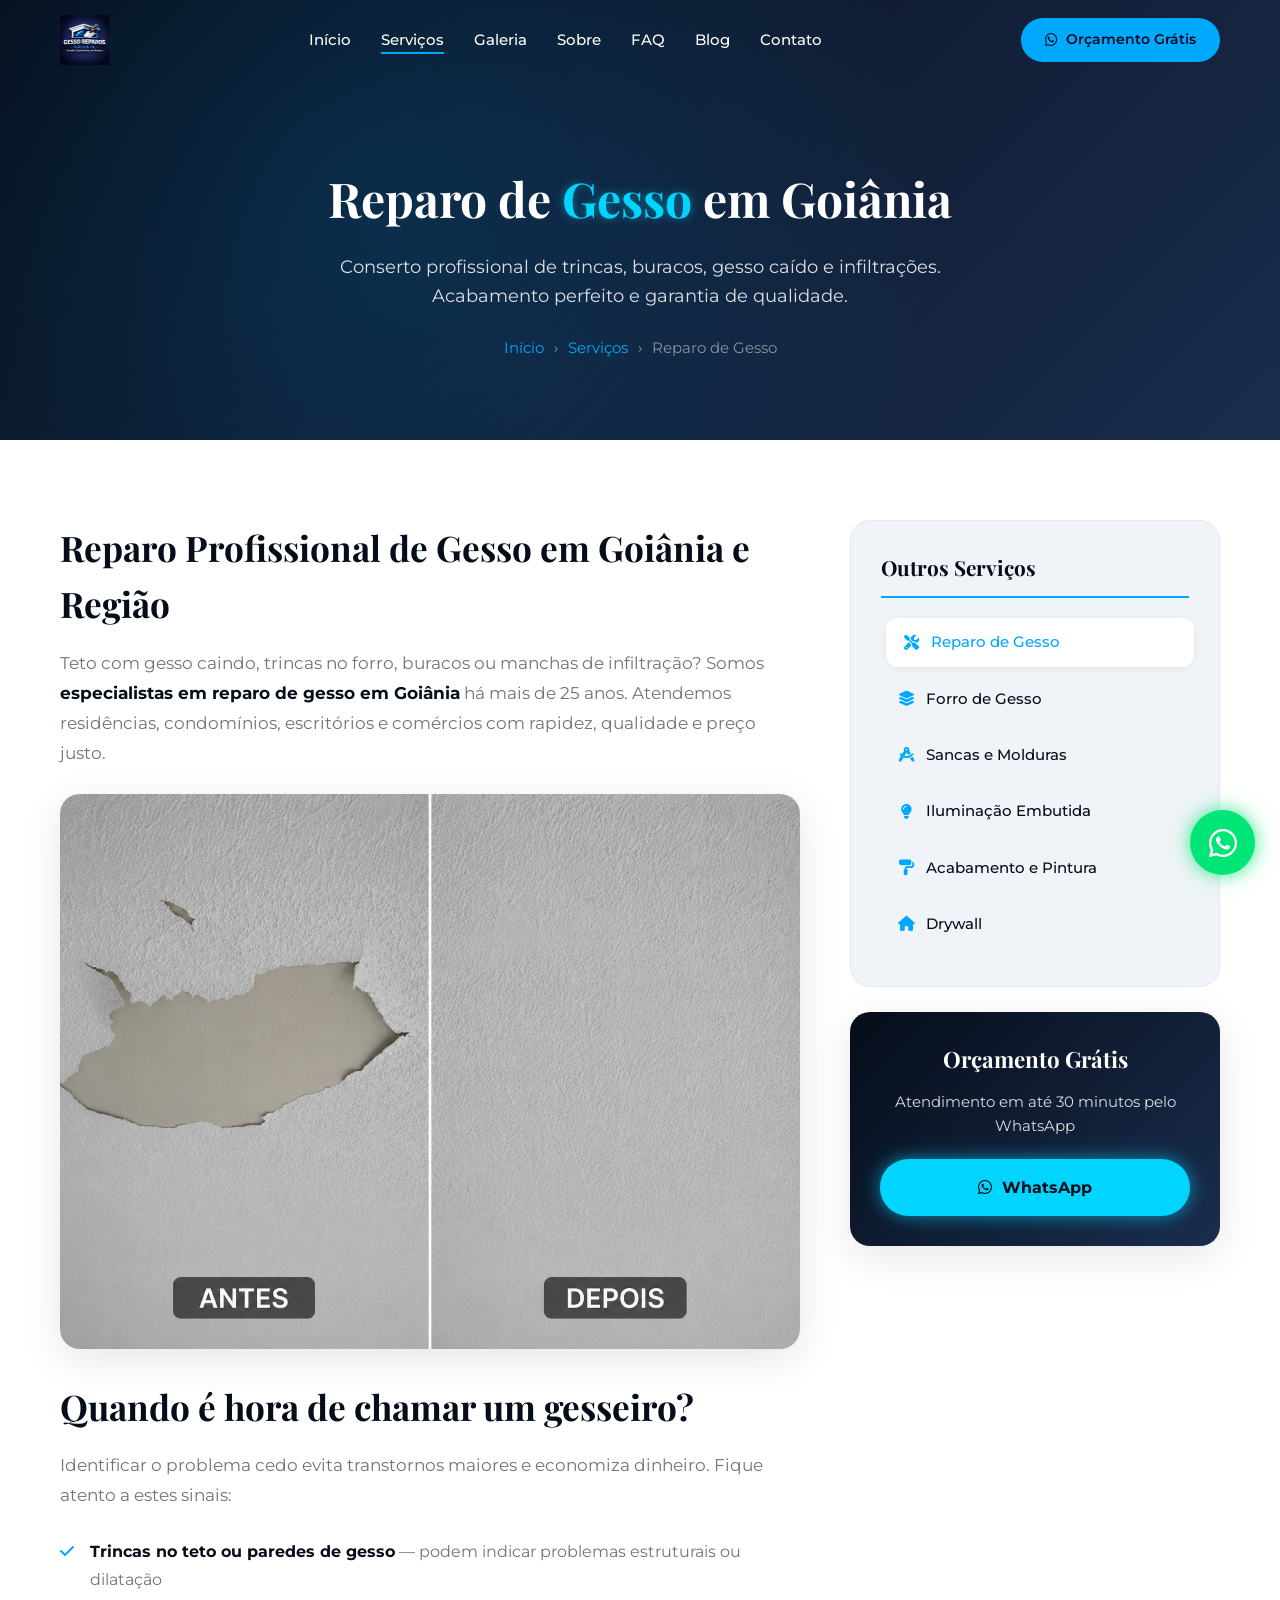
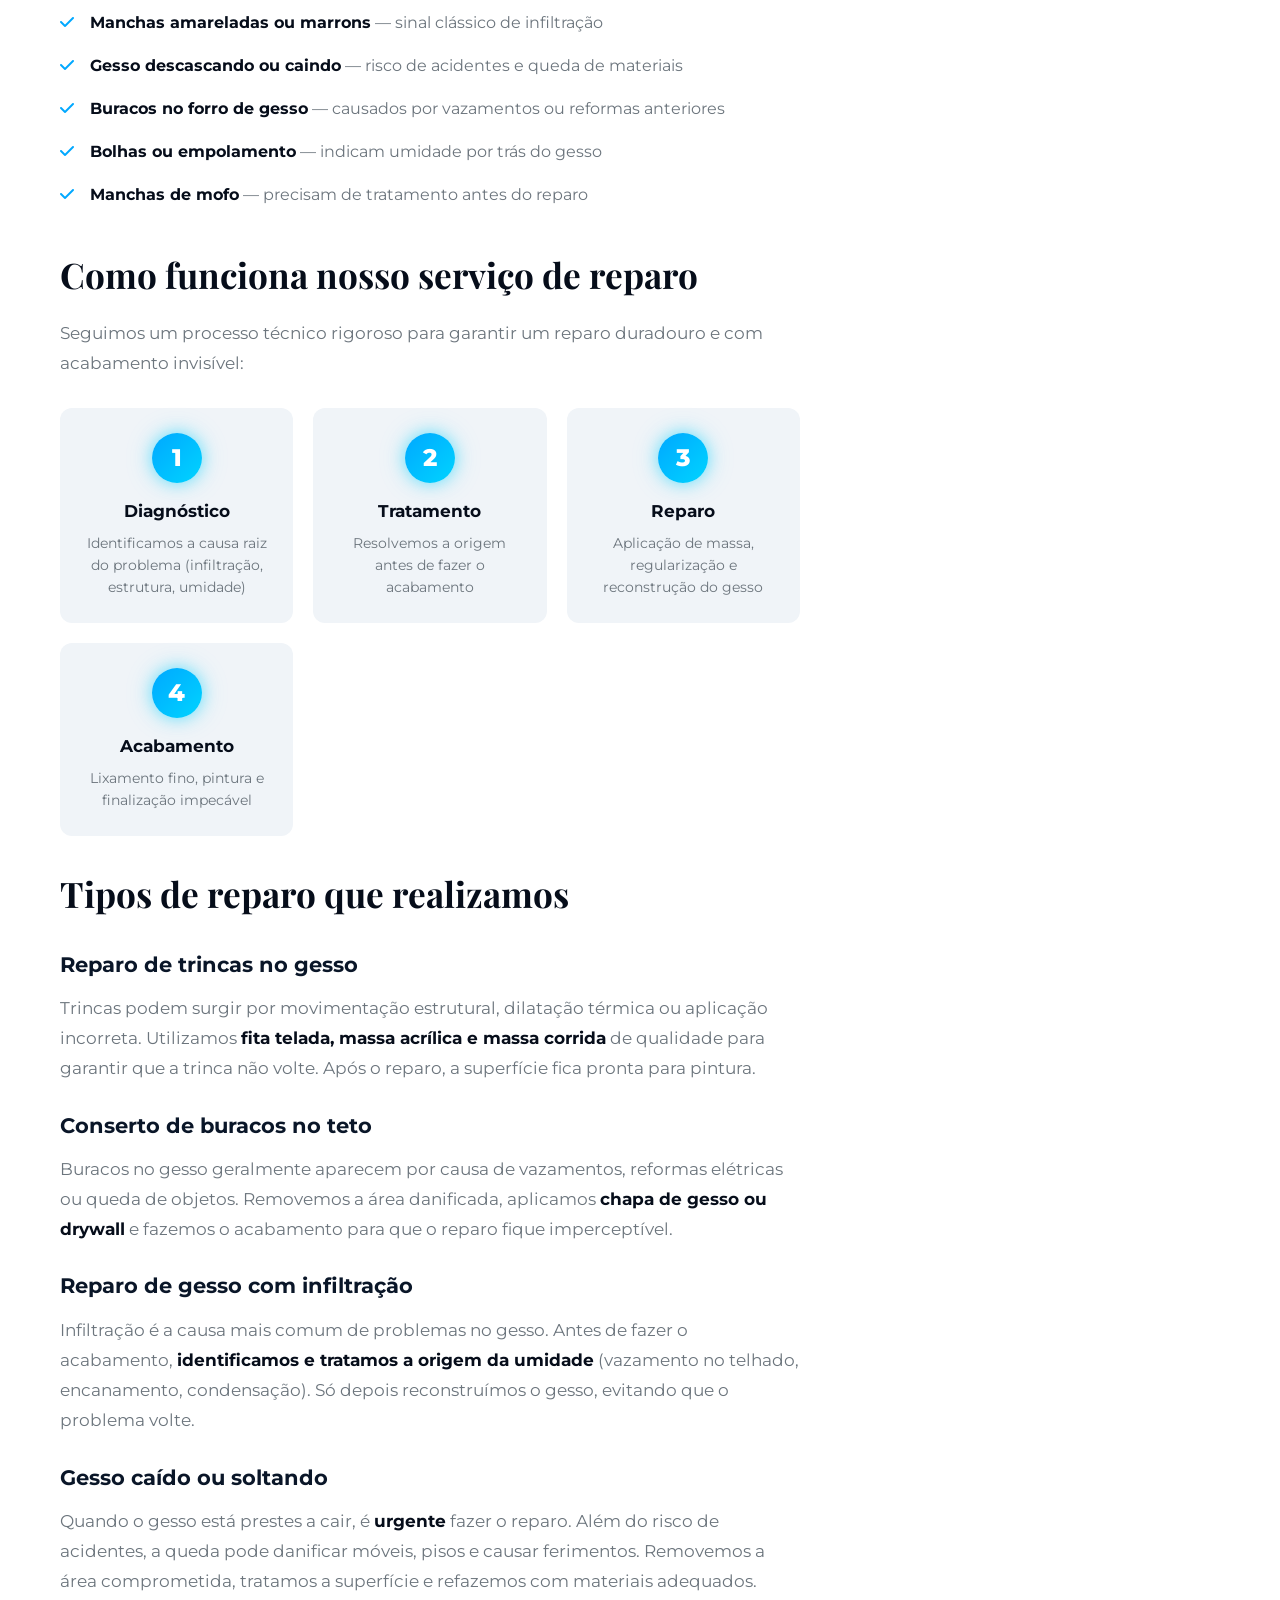
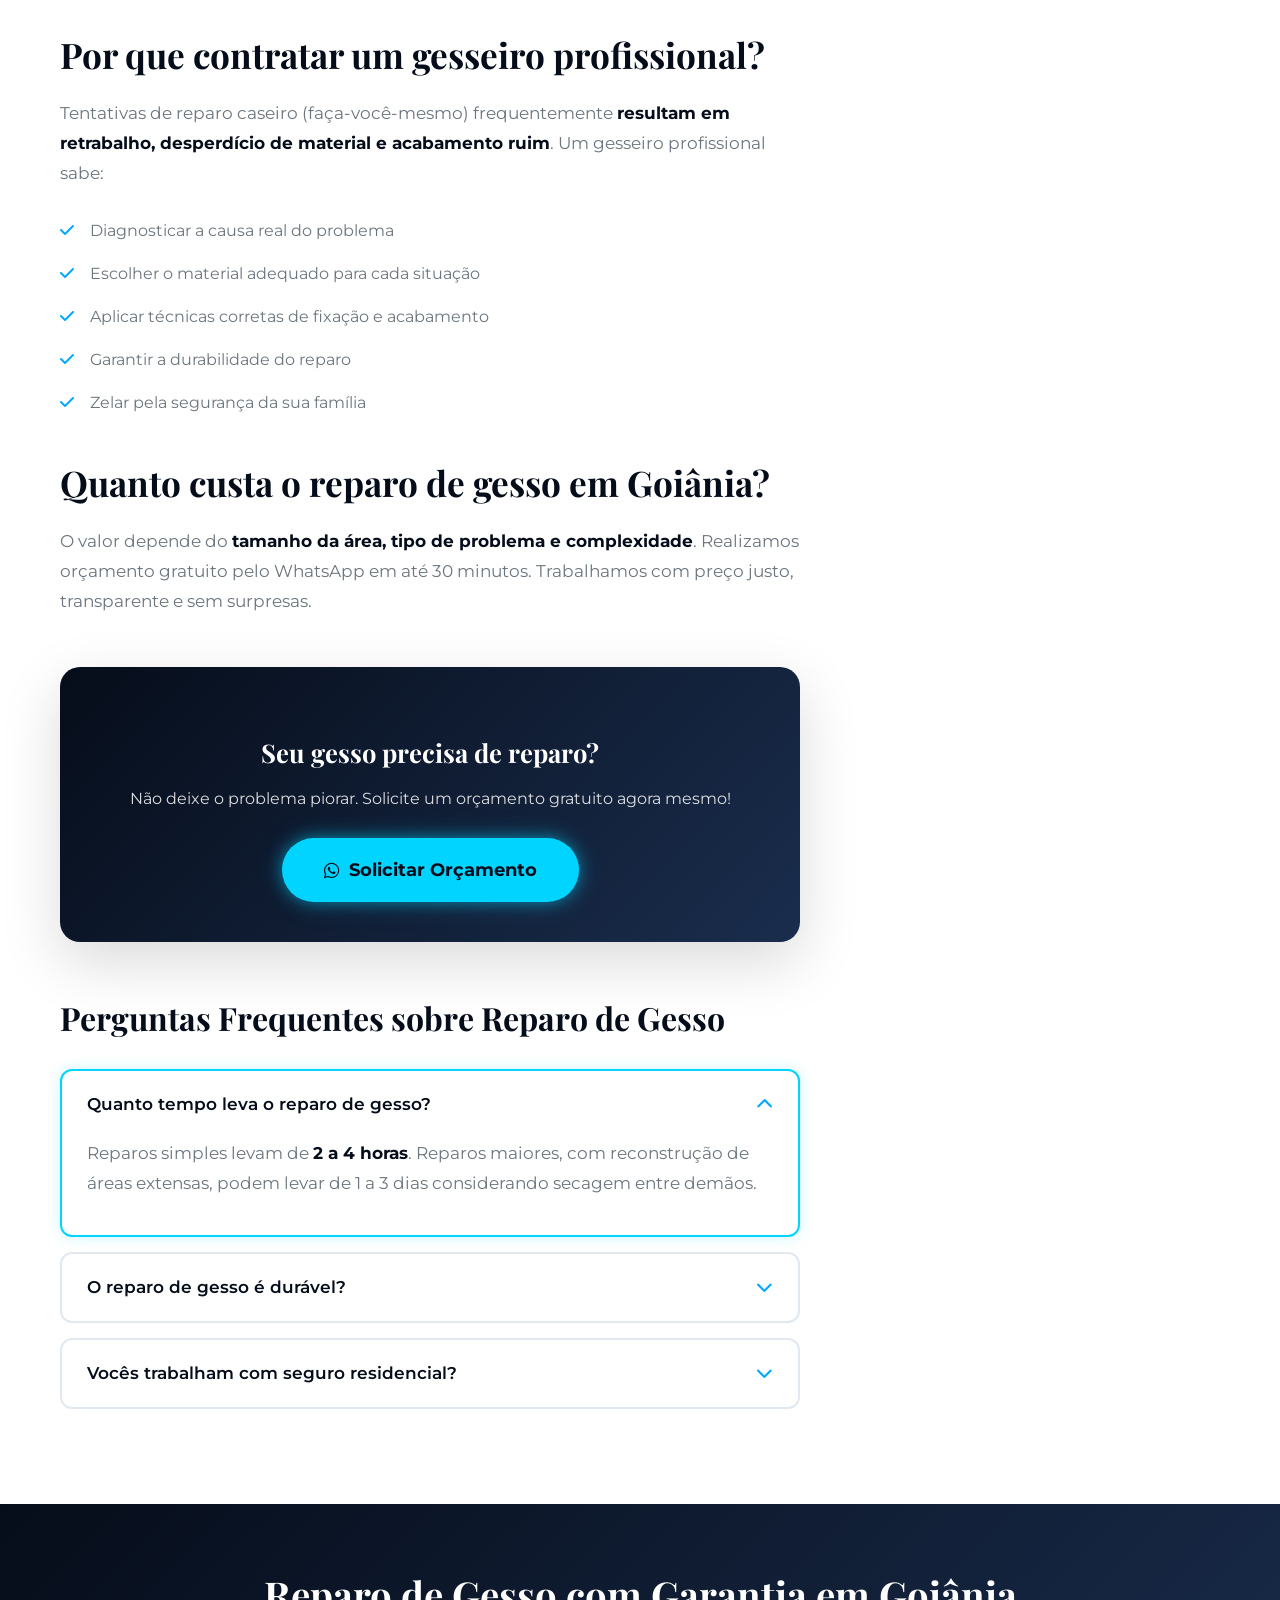
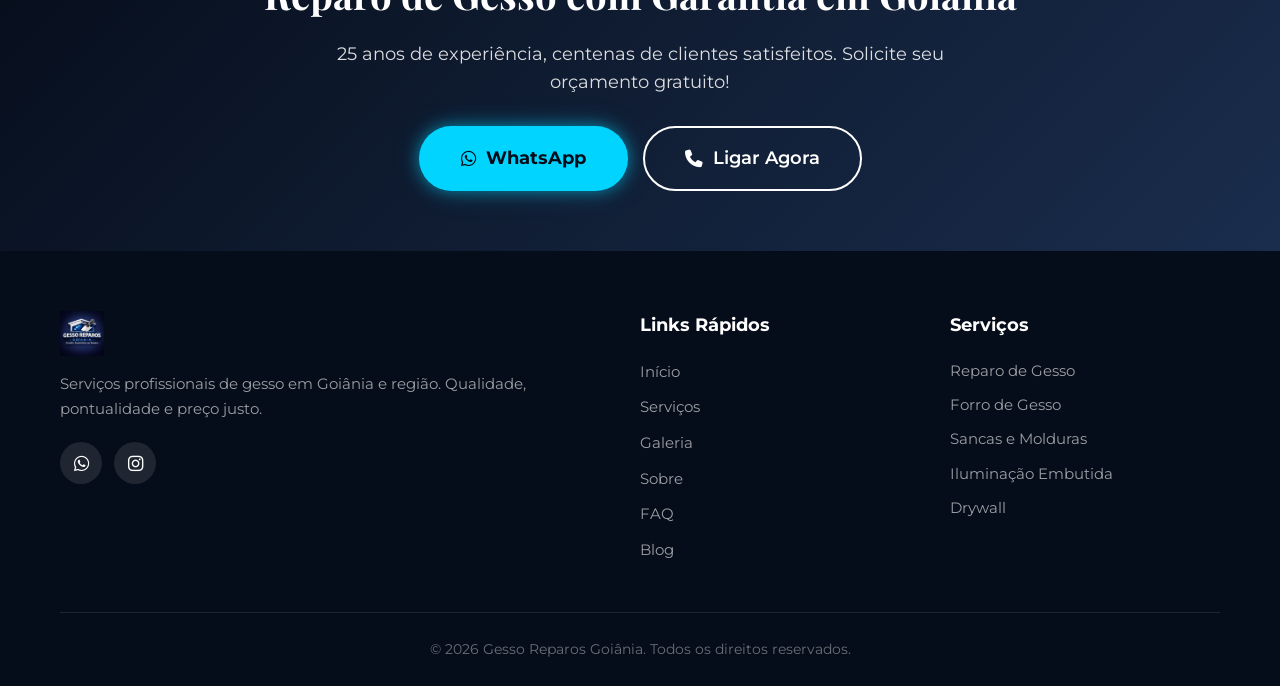
<file: servicos/reparo-de-gesso.html>
<!DOCTYPE html>
<html lang="pt-BR">
<head>
    <meta charset="UTF-8">
    <meta name="viewport" content="width=device-width, initial-scale=1.0">
    <title>Reparo de Gesso em Goiânia | Conserto de Trincas e Buracos - Gesso Reparos</title>
    <meta name="description" content="Reparo de gesso em Goiânia: conserto de trincas, buracos, gesso caído e infiltrações. Atendimento rápido, acabamento perfeito e garantia. Orçamento grátis!">
    <meta name="keywords" content="reparo de gesso goiânia, conserto gesso, gesseiro goiânia, trincas gesso, buraco no teto, gesso caído, infiltração gesso">
    <meta name="robots" content="index, follow">
    <link rel="canonical" href="https://gessoreparosgoiania.com.br/servicos/reparo-de-gesso.html">

    <meta property="og:type" content="article">
    <meta property="og:title" content="Reparo de Gesso em Goiânia - Conserto Profissional">
    <meta property="og:description" content="Reparo de trincas, buracos, infiltrações e gesso caído em Goiânia. Atendimento rápido e acabamento perfeito.">
    <meta property="og:url" content="https://gessoreparosgoiania.com.br/servicos/reparo-de-gesso.html">
    <meta property="og:image" content="https://gessoreparosgoiania.com.br/upload/antes_depois.png">

    <!-- Schema.org Service -->
    <script type="application/ld+json">
    {
        "@context": "https://schema.org",
        "@type": "Service",
        "serviceType": "Reparo de Gesso",
        "name": "Reparo de Gesso em Goiânia",
        "provider": {
            "@type": "LocalBusiness",
            "name": "Gesso Reparos Goiânia",
            "telephone": "+556241031439"
        },
        "areaServed": {
            "@type": "City",
            "name": "Goiânia"
        },
        "description": "Reparo profissional de gesso: trincas, buracos, gesso caído, infiltrações e imperfeições. Atendimento em Goiânia e região metropolitana."
    }
    </script>

    <link rel="icon" href="../upload/logo1.png" type="image/png">
    <link href="https://fonts.googleapis.com/css2?family=Montserrat:wght@300;400;500;600;700;800&family=Playfair+Display:wght@700&display=swap" rel="stylesheet">
    <link rel="stylesheet" href="https://cdnjs.cloudflare.com/ajax/libs/font-awesome/6.5.0/css/all.min.css">
    <link rel="stylesheet" href="../styles.css">
    <link rel="stylesheet" href="../faq.css">
    <link rel="stylesheet" href="../pages.css">
</head>
<body>
    <!-- Header -->
    <header id="header">
        <nav class="navbar">
            <div class="container">
                <a href="../index.html" class="logo">
                    <img src="../upload/logo1.png" alt="Gesso Reparos Goiânia Logo">
                </a>
                <ul class="nav-links">
                    <li><a href="../index.html#home">Início</a></li>
                    <li><a href="../servicos.html" class="active">Serviços</a></li>
                    <li><a href="../index.html#galeria">Galeria</a></li>
                    <li><a href="../index.html#sobre">Sobre</a></li>
                    <li><a href="../faq.html">FAQ</a></li>
                    <li><a href="../blog/index.html">Blog</a></li>
                    <li><a href="../index.html#contato">Contato</a></li>
                </ul>
                <a href="https://wa.me/556241031439" class="btn-cta" data-wa-source="header" target="_blank" rel="noopener">
                    <i class="fab fa-whatsapp"></i> Orçamento Grátis
                </a>
                <div class="hamburger"><span></span></div>
            </div>
        </nav>
    </header>

    <!-- Hero -->
    <section class="page-hero">
        <div class="container">
            <h1>Reparo de <span class="highlight" style="color: var(--neon-blue); text-shadow: 0 0 10px rgba(0,212,255,0.5);">Gesso</span> em Goiânia</h1>
            <p>Conserto profissional de trincas, buracos, gesso caído e infiltrações. Acabamento perfeito e garantia de qualidade.</p>
            <nav class="breadcrumb" aria-label="breadcrumb">
                <a href="../index.html">Início</a>
                <span>›</span>
                <a href="../servicos.html">Serviços</a>
                <span>›</span>
                <span>Reparo de Gesso</span>
            </nav>
        </div>
    </section>

    <!-- Conteúdo -->
    <section class="service-content">
        <div class="container">
            <div class="service-grid">
                <div class="service-text">
                    <h2>Reparo Profissional de Gesso em Goiânia e Região</h2>
                    <p>Teto com gesso caindo, trincas no forro, buracos ou manchas de infiltração? Somos <strong>especialistas em reparo de gesso em Goiânia</strong> há mais de 25 anos. Atendemos residências, condomínios, escritórios e comércios com rapidez, qualidade e preço justo.</p>

                    <img src="../upload/antes_depois.png" alt="Reparo de gesso antes e depois em Goiânia" class="service-image">

                    <h2>Quando é hora de chamar um gesseiro?</h2>
                    <p>Identificar o problema cedo evita transtornos maiores e economiza dinheiro. Fique atento a estes sinais:</p>
                    <ul>
                        <li><strong>Trincas no teto ou paredes de gesso</strong> — podem indicar problemas estruturais ou dilatação</li>
                        <li><strong>Manchas amareladas ou marrons</strong> — sinal clássico de infiltração</li>
                        <li><strong>Gesso descascando ou caindo</strong> — risco de acidentes e queda de materiais</li>
                        <li><strong>Buracos no forro de gesso</strong> — causados por vazamentos ou reformas anteriores</li>
                        <li><strong>Bolhas ou empolamento</strong> — indicam umidade por trás do gesso</li>
                        <li><strong>Manchas de mofo</strong> — precisam de tratamento antes do reparo</li>
                    </ul>

                    <h2>Como funciona nosso serviço de reparo</h2>
                    <p>Seguimos um processo técnico rigoroso para garantir um reparo duradouro e com acabamento invisível:</p>

                    <div class="process-steps">
                        <div class="process-step">
                            <div class="process-step-number">1</div>
                            <h4>Diagnóstico</h4>
                            <p>Identificamos a causa raiz do problema (infiltração, estrutura, umidade)</p>
                        </div>
                        <div class="process-step">
                            <div class="process-step-number">2</div>
                            <h4>Tratamento</h4>
                            <p>Resolvemos a origem antes de fazer o acabamento</p>
                        </div>
                        <div class="process-step">
                            <div class="process-step-number">3</div>
                            <h4>Reparo</h4>
                            <p>Aplicação de massa, regularização e reconstrução do gesso</p>
                        </div>
                        <div class="process-step">
                            <div class="process-step-number">4</div>
                            <h4>Acabamento</h4>
                            <p>Lixamento fino, pintura e finalização impecável</p>
                        </div>
                    </div>

                    <h2>Tipos de reparo que realizamos</h2>
                    <h3>Reparo de trincas no gesso</h3>
                    <p>Trincas podem surgir por movimentação estrutural, dilatação térmica ou aplicação incorreta. Utilizamos <strong>fita telada, massa acrílica e massa corrida</strong> de qualidade para garantir que a trinca não volte. Após o reparo, a superfície fica pronta para pintura.</p>

                    <h3>Conserto de buracos no teto</h3>
                    <p>Buracos no gesso geralmente aparecem por causa de vazamentos, reformas elétricas ou queda de objetos. Removemos a área danificada, aplicamos <strong>chapa de gesso ou drywall</strong> e fazemos o acabamento para que o reparo fique imperceptível.</p>

                    <h3>Reparo de gesso com infiltração</h3>
                    <p>Infiltração é a causa mais comum de problemas no gesso. Antes de fazer o acabamento, <strong>identificamos e tratamos a origem da umidade</strong> (vazamento no telhado, encanamento, condensação). Só depois reconstruímos o gesso, evitando que o problema volte.</p>

                    <h3>Gesso caído ou soltando</h3>
                    <p>Quando o gesso está prestes a cair, é <strong>urgente</strong> fazer o reparo. Além do risco de acidentes, a queda pode danificar móveis, pisos e causar ferimentos. Removemos a área comprometida, tratamos a superfície e refazemos com materiais adequados.</p>

                    <h2>Por que contratar um gesseiro profissional?</h2>
                    <p>Tentativas de reparo caseiro (faça-você-mesmo) frequentemente <strong>resultam em retrabalho, desperdício de material e acabamento ruim</strong>. Um gesseiro profissional sabe:</p>
                    <ul>
                        <li>Diagnosticar a causa real do problema</li>
                        <li>Escolher o material adequado para cada situação</li>
                        <li>Aplicar técnicas corretas de fixação e acabamento</li>
                        <li>Garantir a durabilidade do reparo</li>
                        <li>Zelar pela segurança da sua família</li>
                    </ul>

                    <h2>Quanto custa o reparo de gesso em Goiânia?</h2>
                    <p>O valor depende do <strong>tamanho da área, tipo de problema e complexidade</strong>. Realizamos orçamento gratuito pelo WhatsApp em até 30 minutos. Trabalhamos com preço justo, transparente e sem surpresas.</p>

                    <div class="blog-post-cta">
                        <h3>Seu gesso precisa de reparo?</h3>
                        <p>Não deixe o problema piorar. Solicite um orçamento gratuito agora mesmo!</p>
                        <a href="https://wa.me/556241031439" class="btn btn-primary btn-neon btn-lg" data-wa-source="cta-meio" target="_blank" rel="noopener">
                            <i class="fab fa-whatsapp"></i> Solicitar Orçamento
                        </a>
                    </div>

                    <!-- FAQ -->
                    <div class="service-faq">
                        <h2>Perguntas Frequentes sobre Reparo de Gesso</h2>
                        <details class="faq-item" open>
                            <summary>Quanto tempo leva o reparo de gesso?</summary>
                            <p>Reparos simples levam de <strong>2 a 4 horas</strong>. Reparos maiores, com reconstrução de áreas extensas, podem levar de 1 a 3 dias considerando secagem entre demãos.</p>
                        </details>
                        <details class="faq-item">
                            <summary>O reparo de gesso é durável?</summary>
                            <p>Sim! Quando feito por profissional qualificado, com materiais adequados e tratando a causa do problema, o reparo dura <strong>10 a 20 anos</strong> ou mais.</p>
                        </details>
                        <details class="faq-item">
                            <summary>Vocês trabalham com seguro residencial?</summary>
                            <p>Sim, emitimos <strong>nota fiscal e relatório técnico</strong> para acionar seguro residencial em casos cobertos (infiltração, etc).</p>
                        </details>
                    </div>
                </div>

                <!-- Sidebar -->
                <aside class="service-sidebar">
                    <div class="sidebar-box">
                        <h3>Outros Serviços</h3>
                        <ul class="sidebar-services">
                            <li><a href="reparo-de-gesso.html" class="active"><i class="fas fa-tools"></i> Reparo de Gesso</a></li>
                            <li><a href="forro-de-gesso.html"><i class="fas fa-layer-group"></i> Forro de Gesso</a></li>
                            <li><a href="sancas-e-molduras.html"><i class="fas fa-drafting-compass"></i> Sancas e Molduras</a></li>
                            <li><a href="iluminacao-embutida.html"><i class="fas fa-lightbulb"></i> Iluminação Embutida</a></li>
                            <li><a href="acabamento-e-pintura.html"><i class="fas fa-paint-roller"></i> Acabamento e Pintura</a></li>
                            <li><a href="drywall.html"><i class="fas fa-home"></i> Drywall</a></li>
                        </ul>
                    </div>
                    <div class="sidebar-cta">
                        <h3>Orçamento Grátis</h3>
                        <p>Atendimento em até 30 minutos pelo WhatsApp</p>
                        <a href="https://wa.me/556241031439" class="btn btn-primary btn-neon" target="_blank" rel="noopener">
                            <i class="fab fa-whatsapp"></i> WhatsApp
                        </a>
                    </div>
                </aside>
            </div>
        </div>
    </section>

    <!-- CTA Final -->
    <section class="service-cta">
        <div class="container">
            <h2>Reparo de Gesso com Garantia em Goiânia</h2>
            <p>25 anos de experiência, centenas de clientes satisfeitos. Solicite seu orçamento gratuito!</p>
            <div class="service-cta-buttons">
                <a href="https://wa.me/556241031439" class="btn btn-primary btn-neon btn-lg" data-wa-source="cta-meio" target="_blank" rel="noopener">
                    <i class="fab fa-whatsapp"></i> WhatsApp
                </a>
                <a href="tel:+556241031439" class="btn btn-outline btn-lg">
                    <i class="fas fa-phone"></i> Ligar Agora
                </a>
            </div>
        </div>
    </section>

    <!-- Footer -->
    <footer class="footer">
        <div class="container">
            <div class="footer-grid">
                <div class="footer-brand">
                    <img src="../upload/logo1.png" alt="Gesso Reparos Goiânia" class="footer-logo">
                    <p>Serviços profissionais de gesso em Goiânia e região. Qualidade, pontualidade e preço justo.</p>
                    <div class="footer-social">
                        <a href="https://wa.me/556241031439" target="_blank" rel="noopener" aria-label="WhatsApp"><i class="fab fa-whatsapp"></i></a>
                        <a href="https://www.instagram.com/gessoreparosgoiania" target="_blank" rel="noopener" aria-label="Instagram"><i class="fab fa-instagram"></i></a>
                    </div>
                </div>
                <div class="footer-links">
                    <h4>Links Rápidos</h4>
                    <ul>
                        <li><a href="../index.html#home">Início</a></li>
                        <li><a href="../servicos.html">Serviços</a></li>
                        <li><a href="../index.html#galeria">Galeria</a></li>
                        <li><a href="../index.html#sobre">Sobre</a></li>
                        <li><a href="../faq.html">FAQ</a></li>
                        <li><a href="../blog/index.html">Blog</a></li>
                    </ul>
                </div>
                <div class="footer-services">
                    <h4>Serviços</h4>
                    <ul>
                        <li><a href="reparo-de-gesso.html">Reparo de Gesso</a></li>
                        <li><a href="forro-de-gesso.html">Forro de Gesso</a></li>
                        <li><a href="sancas-e-molduras.html">Sancas e Molduras</a></li>
                        <li><a href="iluminacao-embutida.html">Iluminação Embutida</a></li>
                        <li><a href="drywall.html">Drywall</a></li>
                    </ul>
                </div>
            </div>
            <div class="footer-bottom">
                <p>&copy; 2026 Gesso Reparos Goiânia. Todos os direitos reservados.</p>
            </div>
        </div>
    </footer>

    <a href="https://wa.me/556241031439" class="whatsapp-float" data-wa-source="floating" target="_blank" rel="noopener" aria-label="Contato via WhatsApp">
        <i class="fab fa-whatsapp"></i>
    </a>
    <button id="backToTop" class="back-to-top" aria-label="Voltar ao topo">
        <i class="fas fa-chevron-up"></i>
    </button>

    <script src="../script.js"></script>
    <script src="../faq.js"></script>
    <script src="../whatsapp-tracking.js"></script>
</body>
</html>
</file>
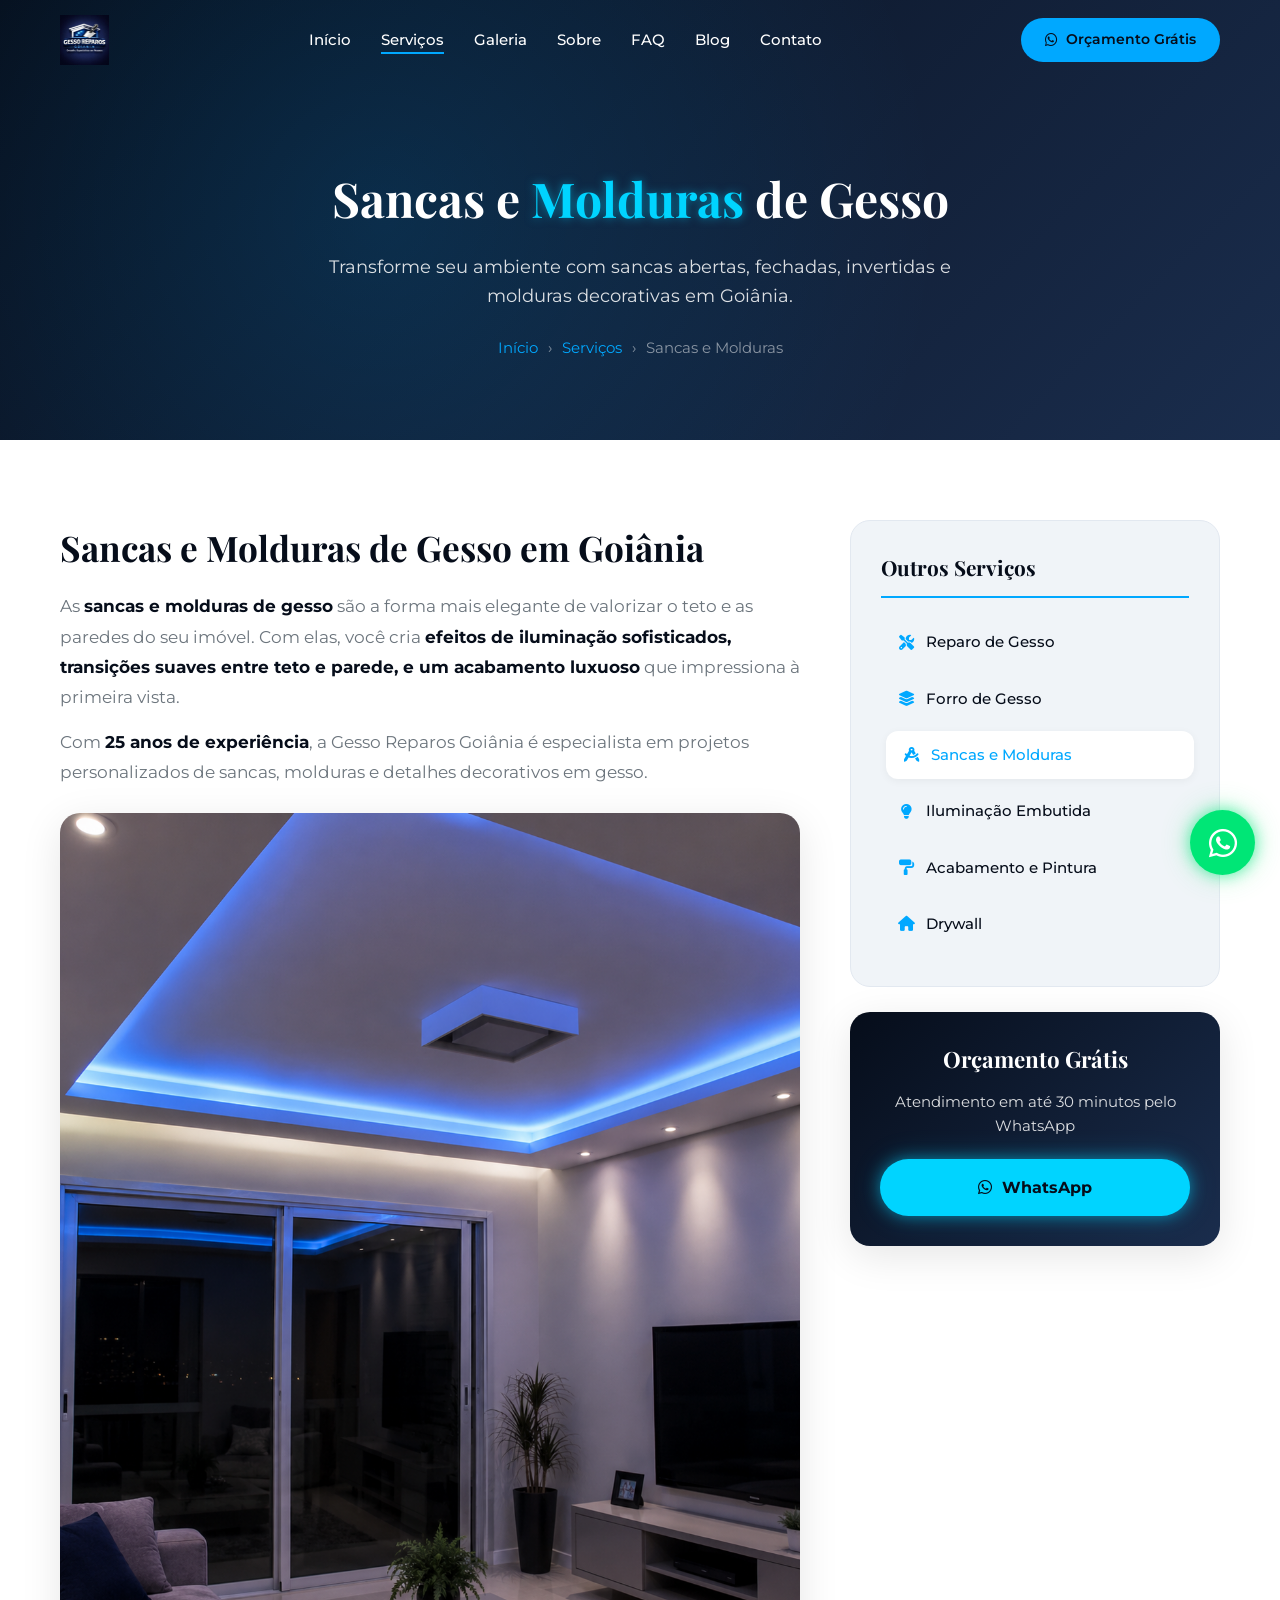
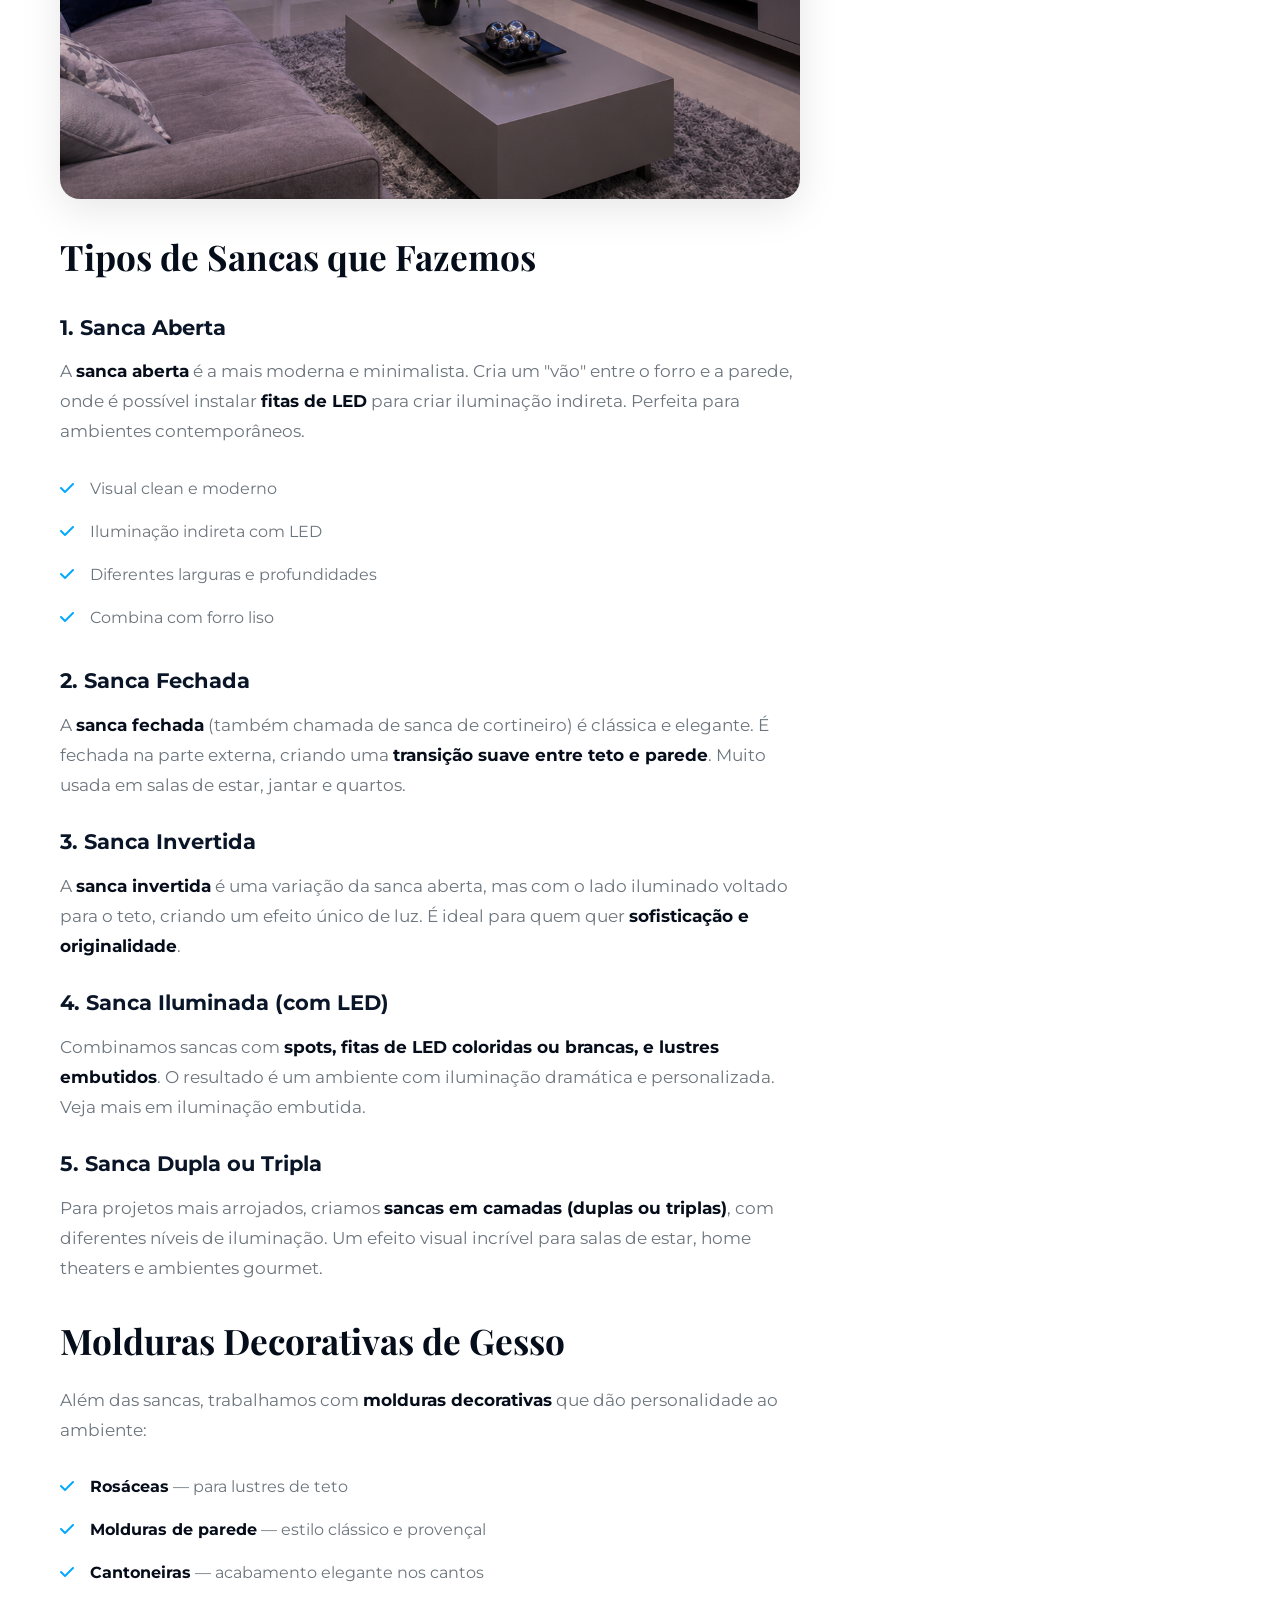
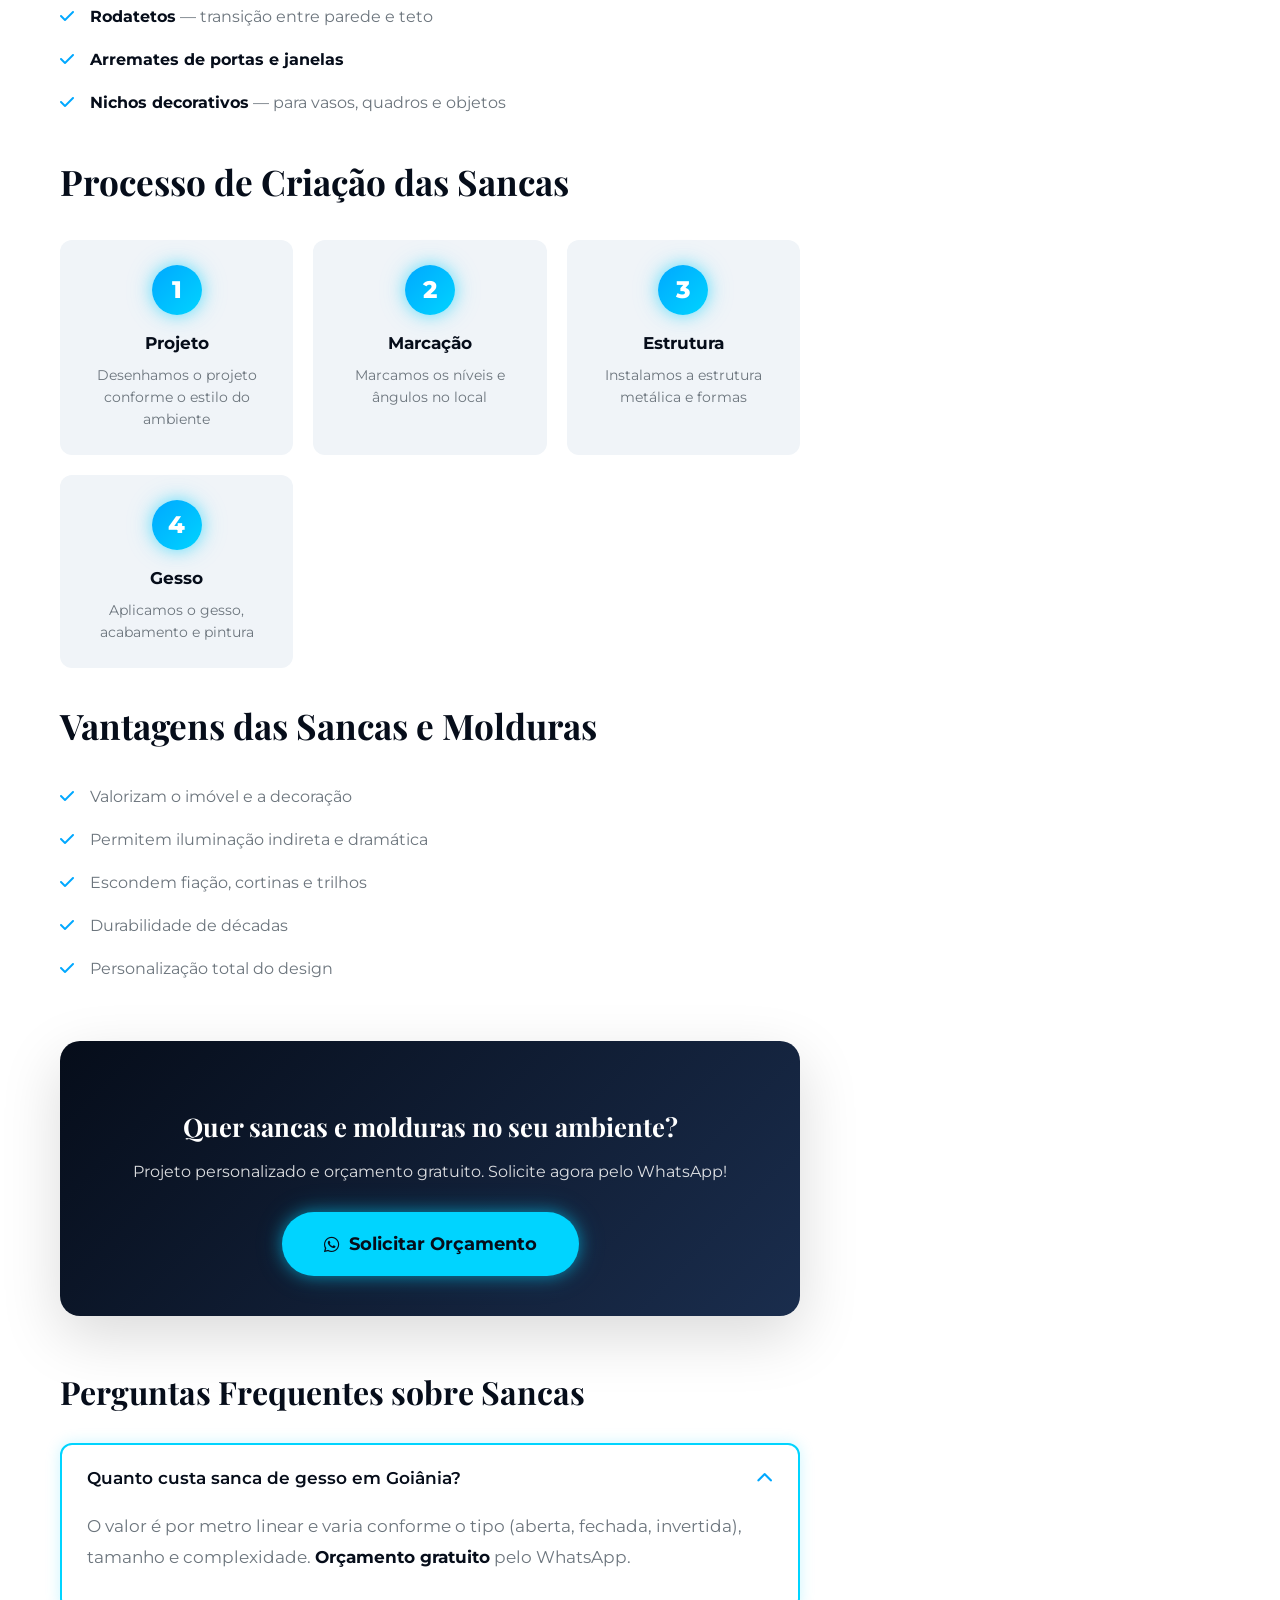
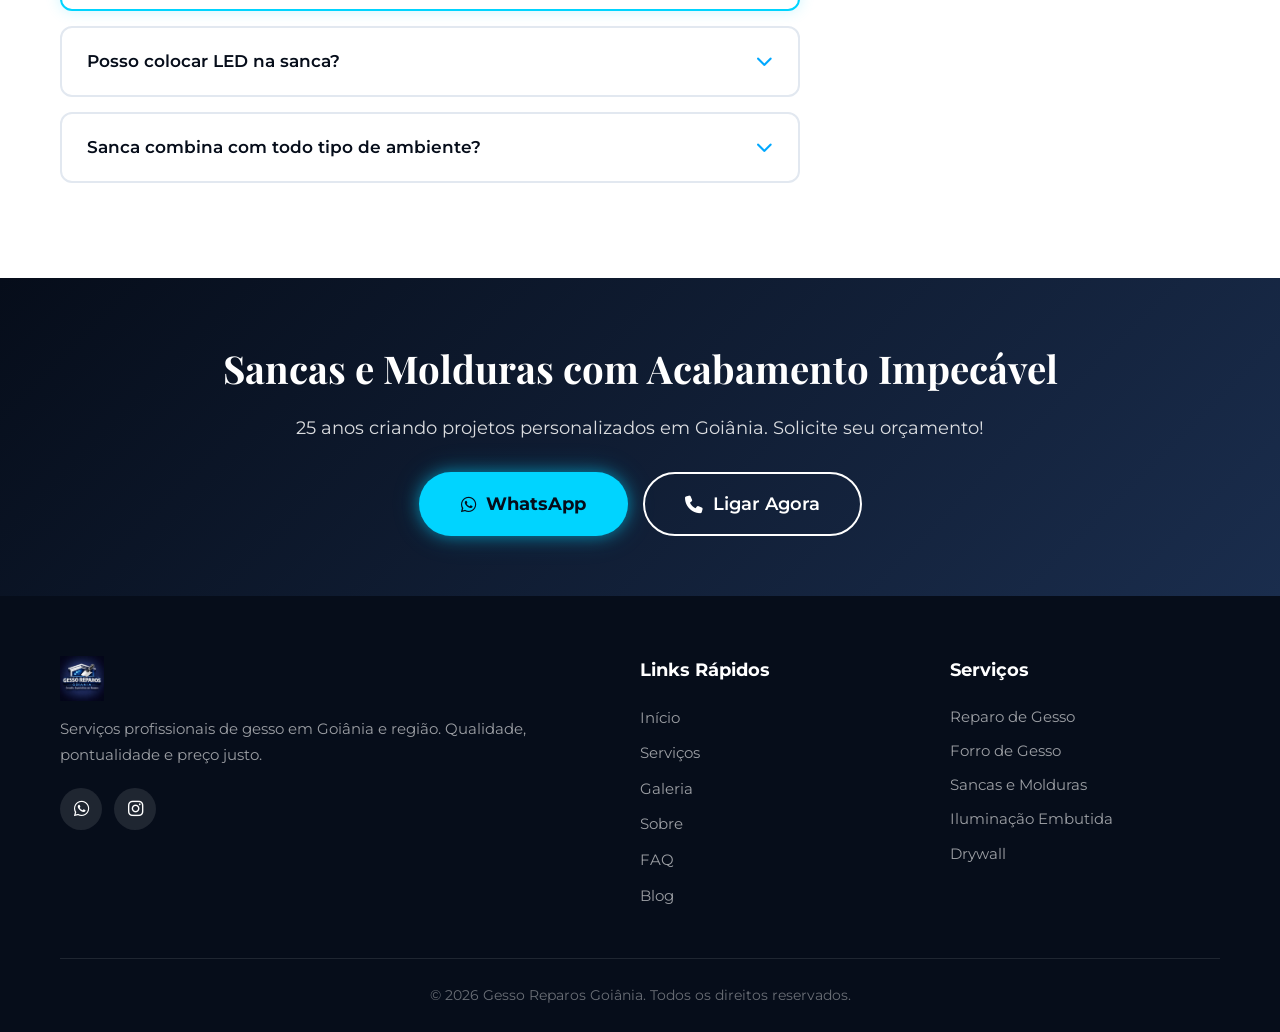
<file: servicos/sancas-e-molduras.html>
<!DOCTYPE html>
<html lang="pt-BR">
<head>
    <meta charset="UTF-8">
    <meta name="viewport" content="width=device-width, initial-scale=1.0">
    <title>Sancas e Molduras de Gesso em Goiânia - Gesso Reparos</title>
    <meta name="description" content="Sancas e molduras de gesso em Goiânia: abertas, fechadas, invertidas e decorativas. Transforme seu ambiente com elegância. Orçamento grátis!">
    <meta name="keywords" content="sancas goiânia, molduras gesso, sanca aberta, sanca fechada, sanca invertida, sanca iluminada, moldura decorativa">
    <meta name="robots" content="index, follow">
    <link rel="canonical" href="https://gessoreparosgoiania.com.br/servicos/sancas-e-molduras.html">

    <meta property="og:type" content="article">
    <meta property="og:title" content="Sancas e Molduras de Gesso em Goiânia">
    <meta property="og:description" content="Sancas abertas, fechadas, invertidas e iluminadas. Valorize seu imóvel com elegância.">
    <meta property="og:url" content="https://gessoreparosgoiania.com.br/servicos/sancas-e-molduras.html">
    <meta property="og:image" content="https://gessoreparosgoiania.com.br/upload/projeto%20(3).png">

    <script type="application/ld+json">
    {
        "@context": "https://schema.org",
        "@type": "Service",
        "serviceType": "Sancas e Molduras de Gesso",
        "name": "Sancas e Molduras de Gesso em Goiânia",
        "provider": {"@type": "LocalBusiness", "name": "Gesso Reparos Goiânia", "telephone": "+556241031439"},
        "areaServed": {"@type": "City", "name": "Goiânia"},
        "description": "Instalação de sancas e molduras de gesso: abertas, fechadas, invertidas, decorativas e iluminadas com LED."
    }
    </script>

    <link rel="icon" href="../upload/logo1.png" type="image/png">
    <link href="https://fonts.googleapis.com/css2?family=Montserrat:wght@300;400;500;600;700;800&family=Playfair+Display:wght@700&display=swap" rel="stylesheet">
    <link rel="stylesheet" href="https://cdnjs.cloudflare.com/ajax/libs/font-awesome/6.5.0/css/all.min.css">
    <link rel="stylesheet" href="../styles.css">
    <link rel="stylesheet" href="../faq.css">
    <link rel="stylesheet" href="../pages.css">
</head>
<body>
    <header id="header">
        <nav class="navbar">
            <div class="container">
                <a href="../index.html" class="logo"><img src="../upload/logo1.png" alt="Gesso Reparos Goiânia Logo"></a>
                <ul class="nav-links">
                    <li><a href="../index.html#home">Início</a></li>
                    <li><a href="../servicos.html" class="active">Serviços</a></li>
                    <li><a href="../index.html#galeria">Galeria</a></li>
                    <li><a href="../index.html#sobre">Sobre</a></li>
                    <li><a href="../faq.html">FAQ</a></li>
                    <li><a href="../blog/index.html">Blog</a></li>
                    <li><a href="../index.html#contato">Contato</a></li>
                </ul>
                <a href="https://wa.me/556241031439" class="btn-cta" data-wa-source="header" target="_blank" rel="noopener"><i class="fab fa-whatsapp"></i> Orçamento Grátis</a>
                <div class="hamburger"><span></span></div>
            </div>
        </nav>
    </header>

    <section class="page-hero">
        <div class="container">
            <h1>Sancas e <span class="highlight" style="color: var(--neon-blue); text-shadow: 0 0 10px rgba(0,212,255,0.5);">Molduras</span> de Gesso</h1>
            <p>Transforme seu ambiente com sancas abertas, fechadas, invertidas e molduras decorativas em Goiânia.</p>
            <nav class="breadcrumb"><a href="../index.html">Início</a><span>›</span><a href="../servicos.html">Serviços</a><span>›</span><span>Sancas e Molduras</span></nav>
        </div>
    </section>

    <section class="service-content">
        <div class="container">
            <div class="service-grid">
                <div class="service-text">
                    <h2>Sancas e Molduras de Gesso em Goiânia</h2>
                    <p>As <strong>sancas e molduras de gesso</strong> são a forma mais elegante de valorizar o teto e as paredes do seu imóvel. Com elas, você cria <strong>efeitos de iluminação sofisticados, transições suaves entre teto e parede, e um acabamento luxuoso</strong> que impressiona à primeira vista.</p>
                    <p>Com <strong>25 anos de experiência</strong>, a Gesso Reparos Goiânia é especialista em projetos personalizados de sancas, molduras e detalhes decorativos em gesso.</p>

                    <img src="../upload/projeto (3).png" alt="Sanca de gesso iluminada em Goiânia" class="service-image">

                    <h2>Tipos de Sancas que Fazemos</h2>

                    <h3>1. Sanca Aberta</h3>
                    <p>A <strong>sanca aberta</strong> é a mais moderna e minimalista. Cria um "vão" entre o forro e a parede, onde é possível instalar <strong>fitas de LED</strong> para criar iluminação indireta. Perfeita para ambientes contemporâneos.</p>
                    <ul>
                        <li>Visual clean e moderno</li>
                        <li>Iluminação indireta com LED</li>
                        <li>Diferentes larguras e profundidades</li>
                        <li>Combina com forro liso</li>
                    </ul>

                    <h3>2. Sanca Fechada</h3>
                    <p>A <strong>sanca fechada</strong> (também chamada de sanca de cortineiro) é clássica e elegante. É fechada na parte externa, criando uma <strong>transição suave entre teto e parede</strong>. Muito usada em salas de estar, jantar e quartos.</p>

                    <h3>3. Sanca Invertida</h3>
                    <p>A <strong>sanca invertida</strong> é uma variação da sanca aberta, mas com o lado iluminado voltado para o teto, criando um efeito único de luz. É ideal para quem quer <strong>sofisticação e originalidade</strong>.</p>

                    <h3>4. Sanca Iluminada (com LED)</h3>
                    <p>Combinamos sancas com <strong>spots, fitas de LED coloridas ou brancas, e lustres embutidos</strong>. O resultado é um ambiente com iluminação dramática e personalizada. Veja mais em <a href="iluminacao-embutida.html">iluminação embutida</a>.</p>

                    <h3>5. Sanca Dupla ou Tripla</h3>
                    <p>Para projetos mais arrojados, criamos <strong>sancas em camadas (duplas ou triplas)</strong>, com diferentes níveis de iluminação. Um efeito visual incrível para salas de estar, home theaters e ambientes gourmet.</p>

                    <h2>Molduras Decorativas de Gesso</h2>
                    <p>Além das sancas, trabalhamos com <strong>molduras decorativas</strong> que dão personalidade ao ambiente:</p>
                    <ul>
                        <li><strong>Rosáceas</strong> — para lustres de teto</li>
                        <li><strong>Molduras de parede</strong> — estilo clássico e provençal</li>
                        <li><strong>Cantoneiras</strong> — acabamento elegante nos cantos</li>
                        <li><strong>Rodatetos</strong> — transição entre parede e teto</li>
                        <li><strong>Arremates de portas e janelas</strong></li>
                        <li><strong>Nichos decorativos</strong> — para vasos, quadros e objetos</li>
                    </ul>

                    <h2>Processo de Criação das Sancas</h2>
                    <div class="process-steps">
                        <div class="process-step">
                            <div class="process-step-number">1</div>
                            <h4>Projeto</h4>
                            <p>Desenhamos o projeto conforme o estilo do ambiente</p>
                        </div>
                        <div class="process-step">
                            <div class="process-step-number">2</div>
                            <h4>Marcação</h4>
                            <p>Marcamos os níveis e ângulos no local</p>
                        </div>
                        <div class="process-step">
                            <div class="process-step-number">3</div>
                            <h4>Estrutura</h4>
                            <p>Instalamos a estrutura metálica e formas</p>
                        </div>
                        <div class="process-step">
                            <div class="process-step-number">4</div>
                            <h4>Gesso</h4>
                            <p>Aplicamos o gesso, acabamento e pintura</p>
                        </div>
                    </div>

                    <h2>Vantagens das Sancas e Molduras</h2>
                    <ul>
                        <li>Valorizam o imóvel e a decoração</li>
                        <li>Permitem iluminação indireta e dramática</li>
                        <li>Escondem fiação, cortinas e trilhos</li>
                        <li>Durabilidade de décadas</li>
                        <li>Personalização total do design</li>
                    </ul>

                    <div class="blog-post-cta">
                        <h3>Quer sancas e molduras no seu ambiente?</h3>
                        <p>Projeto personalizado e orçamento gratuito. Solicite agora pelo WhatsApp!</p>
                        <a href="https://wa.me/556241031439" class="btn btn-primary btn-neon btn-lg" data-wa-source="cta-meio" target="_blank" rel="noopener"><i class="fab fa-whatsapp"></i> Solicitar Orçamento</a>
                    </div>

                    <div class="service-faq">
                        <h2>Perguntas Frequentes sobre Sancas</h2>
                        <details class="faq-item" open>
                            <summary>Quanto custa sanca de gesso em Goiânia?</summary>
                            <p>O valor é por metro linear e varia conforme o tipo (aberta, fechada, invertida), tamanho e complexidade. <strong>Orçamento gratuito</strong> pelo WhatsApp.</p>
                        </details>
                        <details class="faq-item">
                            <summary>Posso colocar LED na sanca?</summary>
                            <p>Sim! Recomendamos e instalamos <strong>fitas de LED com fonte embutida</strong> na sanca, criando efeito moderno e economia de energia.</p>
                        </details>
                        <details class="faq-item">
                            <summary>Sanca combina com todo tipo de ambiente?</summary>
                            <p>Sim. Temos modelos <strong>modernos, clássicos, rústicos e contemporâneos</strong>. Adaptamos o projeto ao estilo da sua casa.</p>
                        </details>
                    </div>
                </div>

                <aside class="service-sidebar">
                    <div class="sidebar-box">
                        <h3>Outros Serviços</h3>
                        <ul class="sidebar-services">
                            <li><a href="reparo-de-gesso.html"><i class="fas fa-tools"></i> Reparo de Gesso</a></li>
                            <li><a href="forro-de-gesso.html"><i class="fas fa-layer-group"></i> Forro de Gesso</a></li>
                            <li><a href="sancas-e-molduras.html" class="active"><i class="fas fa-drafting-compass"></i> Sancas e Molduras</a></li>
                            <li><a href="iluminacao-embutida.html"><i class="fas fa-lightbulb"></i> Iluminação Embutida</a></li>
                            <li><a href="acabamento-e-pintura.html"><i class="fas fa-paint-roller"></i> Acabamento e Pintura</a></li>
                            <li><a href="drywall.html"><i class="fas fa-home"></i> Drywall</a></li>
                        </ul>
                    </div>
                    <div class="sidebar-cta">
                        <h3>Orçamento Grátis</h3>
                        <p>Atendimento em até 30 minutos pelo WhatsApp</p>
                        <a href="https://wa.me/556241031439" class="btn btn-primary btn-neon" data-wa-source="sidebar" target="_blank" rel="noopener"><i class="fab fa-whatsapp"></i> WhatsApp</a>
                    </div>
                </aside>
            </div>
        </div>
    </section>

    <section class="service-cta">
        <div class="container">
            <h2>Sancas e Molduras com Acabamento Impecável</h2>
            <p>25 anos criando projetos personalizados em Goiânia. Solicite seu orçamento!</p>
            <div class="service-cta-buttons">
                <a href="https://wa.me/556241031439" class="btn btn-primary btn-neon btn-lg" data-wa-source="cta-meio" target="_blank" rel="noopener"><i class="fab fa-whatsapp"></i> WhatsApp</a>
                <a href="tel:+556241031439" class="btn btn-outline btn-lg"><i class="fas fa-phone"></i> Ligar Agora</a>
            </div>
        </div>
    </section>

    <footer class="footer">
        <div class="container">
            <div class="footer-grid">
                <div class="footer-brand">
                    <img src="../upload/logo1.png" alt="Gesso Reparos Goiânia" class="footer-logo">
                    <p>Serviços profissionais de gesso em Goiânia e região. Qualidade, pontualidade e preço justo.</p>
                    <div class="footer-social">
                        <a href="https://wa.me/556241031439" target="_blank" rel="noopener" aria-label="WhatsApp"><i class="fab fa-whatsapp"></i></a>
                        <a href="https://www.instagram.com/gessoreparosgoiania" target="_blank" rel="noopener" aria-label="Instagram"><i class="fab fa-instagram"></i></a>
                    </div>
                </div>
                <div class="footer-links">
                    <h4>Links Rápidos</h4>
                    <ul>
                        <li><a href="../index.html#home">Início</a></li>
                        <li><a href="../servicos.html">Serviços</a></li>
                        <li><a href="../index.html#galeria">Galeria</a></li>
                        <li><a href="../index.html#sobre">Sobre</a></li>
                        <li><a href="../faq.html">FAQ</a></li>
                        <li><a href="../blog/index.html">Blog</a></li>
                    </ul>
                </div>
                <div class="footer-services">
                    <h4>Serviços</h4>
                    <ul>
                        <li><a href="reparo-de-gesso.html">Reparo de Gesso</a></li>
                        <li><a href="forro-de-gesso.html">Forro de Gesso</a></li>
                        <li><a href="sancas-e-molduras.html">Sancas e Molduras</a></li>
                        <li><a href="iluminacao-embutida.html">Iluminação Embutida</a></li>
                        <li><a href="drywall.html">Drywall</a></li>
                    </ul>
                </div>
            </div>
            <div class="footer-bottom"><p>&copy; 2026 Gesso Reparos Goiânia. Todos os direitos reservados.</p></div>
        </div>
    </footer>

    <a href="https://wa.me/556241031439" class="whatsapp-float" data-wa-source="floating" target="_blank" rel="noopener" aria-label="Contato via WhatsApp"><i class="fab fa-whatsapp"></i></a>
    <button id="backToTop" class="back-to-top" aria-label="Voltar ao topo"><i class="fas fa-chevron-up"></i></button>

    <script src="../script.js"></script>
    <script src="../faq.js"></script>
    <script src="../whatsapp-tracking.js"></script>
</body>
</html>
</file>
<file: styles.css>
/* ===== VARIABLES ===== */
:root {
    --primary: #0a1628;
    --primary-light: #1a2d4d;
    --secondary: #00a8ff;
    --secondary-light: #4dc9ff;
    --neon-blue: #00d4ff;
    --neon-glow: 0 0 15px rgba(0, 212, 255, 0.5), 0 0 30px rgba(0, 212, 255, 0.2);
    --dark: #060d1a;
    --dark-light: #0f1e36;
    --light: #f0f4f8;
    --gray: #6c757d;
    --gray-light: #e2e8f0;
    --white: #ffffff;
    --shadow: 0 10px 40px rgba(0, 0, 0, 0.1);
    --shadow-lg: 0 20px 60px rgba(0, 0, 0, 0.15);
    --radius: 12px;
    --radius-lg: 20px;
    --transition: all 0.3s cubic-bezier(0.4, 0, 0.2, 1);
}

/* ===== RESET ===== */
*, *::before, *::after {
    margin: 0;
    padding: 0;
    box-sizing: border-box;
}

html {
    scroll-behavior: smooth;
    scroll-padding-top: 80px;
}

body {
    font-family: 'Montserrat', sans-serif;
    color: var(--dark);
    background: var(--white);
    overflow-x: hidden;
    line-height: 1.6;
}

a { text-decoration: none; color: inherit; }
ul { list-style: none; }
img { max-width: 100%; height: auto; display: block; }

.container {
    max-width: 1200px;
    margin: 0 auto;
    padding: 0 20px;
}

/* ===== PRELOADER ===== */
#preloader {
    position: fixed;
    top: 0; left: 0;
    width: 100%; height: 100%;
    background: var(--dark);
    display: flex;
    align-items: center;
    justify-content: center;
    z-index: 99999;
    transition: opacity 0.5s, visibility 0.5s;
}

#preloader.hidden { opacity: 0; visibility: hidden; }

.loader {
    width: 60px; height: 60px;
    border: 3px solid var(--gray);
    border-radius: 50%;
    position: relative;
    animation: loaderRotate 1.2s linear infinite;
}

.loader-inner {
    position: absolute;
    top: -3px; left: -3px;
    width: 100%; height: 100%;
    border: 3px solid transparent;
    border-top-color: var(--secondary);
    border-radius: 50%;
}

@keyframes loaderRotate { to { transform: rotate(360deg); } }

/* ===== HEADER ===== */
#header {
    position: fixed;
    top: 0; left: 0;
    width: 100%;
    z-index: 1000;
    transition: var(--transition);
    padding: 15px 0;
}

#header.scrolled {
    background: rgba(13, 27, 42, 0.95);
    backdrop-filter: blur(10px);
    padding: 10px 0;
    box-shadow: 0 2px 20px rgba(0, 0, 0, 0.3);
}

.navbar .container {
    display: flex;
    align-items: center;
    justify-content: space-between;
}

.logo img {
    height: 50px;
    width: auto;
    transition: var(--transition);
}

#header.scrolled .logo img { height: 40px; }

.nav-links {
    display: flex;
    gap: 30px;
}

.nav-links a {
    color: var(--white);
    font-weight: 500;
    font-size: 0.95rem;
    position: relative;
    padding: 5px 0;
    transition: var(--transition);
}

.nav-links a::after {
    content: '';
    position: absolute;
    bottom: 0; left: 0;
    width: 0; height: 2px;
    background: var(--secondary);
    transition: var(--transition);
}

.nav-links a:hover::after,
.nav-links a.active::after { width: 100%; }
.nav-links a:hover { color: var(--secondary); }

.btn-cta {
    background: var(--secondary);
    color: var(--dark);
    padding: 10px 24px;
    border-radius: 50px;
    font-weight: 600;
    font-size: 0.9rem;
    transition: var(--transition);
    display: flex;
    align-items: center;
    gap: 8px;
}

.btn-cta:hover {
    background: var(--secondary-light);
    transform: translateY(-2px);
    box-shadow: var(--neon-glow);
}

.hamburger {
    display: none;
    cursor: pointer;
    width: 30px;
    height: 24px;
    position: relative;
}

.hamburger span,
.hamburger::before,
.hamburger::after {
    content: '';
    position: absolute;
    left: 0;
    width: 100%;
    height: 3px;
    background: var(--white);
    border-radius: 3px;
    transition: var(--transition);
}

.hamburger::before { top: 0; }
.hamburger span { top: 50%; transform: translateY(-50%); }
.hamburger::after { bottom: 0; }

.hamburger.active::before { transform: rotate(45deg); top: 50%; }
.hamburger.active span { opacity: 0; }
.hamburger.active::after { transform: rotate(-45deg); bottom: 50%; }

/* ===== BUTTONS ===== */
.btn {
    display: inline-flex;
    align-items: center;
    gap: 10px;
    padding: 14px 32px;
    border-radius: 50px;
    font-weight: 600;
    font-size: 1rem;
    transition: var(--transition);
    border: 2px solid transparent;
    cursor: pointer;
}

.btn-primary {
    background: var(--secondary);
    color: var(--white);
}

.btn-primary:hover {
    background: var(--secondary-light);
    transform: translateY(-3px);
    box-shadow: var(--neon-glow);
}

.btn-outline {
    border-color: var(--white);
    color: var(--white);
    background: transparent;
}

.btn-outline:hover {
    background: var(--white);
    color: var(--dark);
    transform: translateY(-3px);
}

.btn-lg { padding: 16px 40px; font-size: 1.1rem; }

/* ===== HERO ===== */
.hero {
    position: relative;
    height: 100vh;
    min-height: 700px;
    display: flex;
    align-items: center;
    overflow: hidden;
}

.hero-carousel {
    position: absolute;
    top: 0; left: 0;
    width: 100%; height: 100%;
}

.hero-slide {
    position: absolute;
    top: 0; left: 0;
    width: 100%; height: 100%;
    background-size: cover;
    background-position: center;
    opacity: 0;
    transform: scale(1.1);
    transition: opacity 1.5s ease, transform 6s ease;
}

.hero-slide.active {
    opacity: 1;
    transform: scale(1);
}

.hero-overlay {
    position: absolute;
    top: 0; left: 0;
    width: 100%; height: 100%;
    background: linear-gradient(135deg, rgba(6, 13, 26, 0.9) 0%, rgba(10, 22, 40, 0.75) 100%);
    z-index: 1;
}

.hero-content {
    position: relative;
    z-index: 2;
    max-width: 700px;
}

.hero-title {
    font-family: 'Playfair Display', serif;
    font-size: clamp(2.5rem, 5vw, 4rem);
    color: var(--white);
    line-height: 1.2;
    margin-bottom: 20px;
}

.hero-title .highlight {
    color: var(--neon-blue);
    text-shadow: 0 0 10px rgba(0, 212, 255, 0.5), 0 0 30px rgba(0, 212, 255, 0.2);
}

.hero-subtitle {
    font-size: 1.2rem;
    color: rgba(255, 255, 255, 0.85);
    margin-bottom: 35px;
    font-weight: 300;
}

.highlight-pain {
    color: var(--neon-blue);
    font-weight: 600;
    text-shadow: 0 0 8px rgba(0, 212, 255, 0.4);
}

.hero-buttons { display: flex; gap: 15px; flex-wrap: wrap; }

.hero-scroll {
    position: absolute;
    bottom: 40px;
    left: 50%;
    transform: translateX(-50%);
    z-index: 2;
}

.mouse {
    width: 26px; height: 40px;
    border: 2px solid rgba(255, 255, 255, 0.5);
    border-radius: 13px;
    position: relative;
}

.wheel {
    width: 4px; height: 8px;
    background: var(--secondary);
    border-radius: 2px;
    position: absolute;
    top: 8px;
    left: 50%;
    transform: translateX(-50%);
    animation: scrollWheel 1.5s infinite;
}

@keyframes scrollWheel {
    0% { opacity: 1; transform: translateX(-50%) translateY(0); }
    100% { opacity: 0; transform: translateX(-50%) translateY(12px); }
}

/* ===== ANIMATIONS ===== */
.animate-up {
    opacity: 0;
    transform: translateY(30px);
    animation: fadeUp 0.8s forwards;
}

.delay-1 { animation-delay: 0.2s; }
.delay-2 { animation-delay: 0.4s; }

@keyframes fadeUp {
    to { opacity: 1; transform: translateY(0); }
}
/* ===== STATS ===== */
.stats {
    background: var(--dark);
    padding: 60px 0;
    position: relative;
    overflow: hidden;
}

.stats::before {
    content: '';
    position: absolute;
    top: 0; left: 0;
    width: 100%; height: 100%;
    background: radial-gradient(circle at 20% 50%, rgba(0, 168, 255, 0.1) 0%, transparent 50%);
    pointer-events: none;
}

.stats-grid {
    display: grid;
    grid-template-columns: repeat(4, 1fr);
    gap: 30px;
    text-align: center;
    position: relative;
}

.stat-item {
    color: var(--white);
}

.stat-icon {
    font-size: 2rem;
    color: var(--secondary);
    margin-bottom: 10px;
}

.stat-number {
    font-size: 3rem;
    font-weight: 800;
    color: var(--neon-blue);
    text-shadow: 0 0 10px rgba(0, 212, 255, 0.6), 0 0 20px rgba(0, 212, 255, 0.3);
}

.stat-item p {
    font-size: 0.9rem;
    color: rgba(255, 255, 255, 0.7);
    margin-top: 5px;
}

/* ===== SECTION HEADERS ===== */
.section-header {
    text-align: center;
    margin-bottom: 60px;
}

.section-tag {
    display: inline-block;
    background: rgba(0, 168, 255, 0.1);
    color: var(--secondary);
    padding: 6px 16px;
    border-radius: 50px;
    font-size: 0.85rem;
    font-weight: 600;
    text-transform: uppercase;
    letter-spacing: 1px;
    margin-bottom: 15px;
}

.section-title {
    font-family: 'Playfair Display', serif;
    font-size: clamp(2rem, 4vw, 2.8rem);
    color: var(--dark);
    margin-bottom: 15px;
}

.section-subtitle {
    font-size: 1.1rem;
    color: var(--gray);
    max-width: 600px;
    margin: 0 auto;
}

/* ===== SERVICES ===== */
.services {
    padding: 100px 0;
    background: var(--light);
}

.services-grid {
    display: grid;
    grid-template-columns: repeat(3, 1fr);
    gap: 30px;
}

.service-card {
    background: var(--white);
    padding: 40px 30px;
    border-radius: var(--radius-lg);
    text-align: center;
    transition: var(--transition);
    position: relative;
    overflow: hidden;
    opacity: 0;
    transform: translateY(30px);
}

.service-card.visible {
    opacity: 1;
    transform: translateY(0);
}

.service-card::before {
    content: '';
    position: absolute;
    top: 0; left: 0;
    width: 100%; height: 4px;
    background: linear-gradient(90deg, var(--neon-blue), var(--secondary));
    transform: scaleX(0);
    transition: var(--transition);
    box-shadow: 0 0 10px rgba(0, 212, 255, 0.5);
}

.service-card:hover::before { transform: scaleX(1); }

.service-card:hover {
    transform: translateY(-10px);
    box-shadow: 0 20px 60px rgba(0, 168, 255, 0.15), var(--neon-glow);
}

.service-icon {
    width: 80px; height: 80px;
    background: linear-gradient(135deg, var(--primary), var(--primary-light));
    border-radius: 50%;
    display: flex;
    align-items: center;
    justify-content: center;
    margin: 0 auto 20px;
    font-size: 1.8rem;
    color: var(--white);
    transition: var(--transition);
}

.service-card:hover .service-icon {
    background: linear-gradient(135deg, var(--secondary), var(--neon-blue));
    transform: scale(1.1) rotate(5deg);
    box-shadow: var(--neon-glow);
}

.service-card h3 {
    font-size: 1.3rem;
    margin-bottom: 12px;
    color: var(--dark);
}

.service-card p {
    color: var(--gray);
    font-size: 0.95rem;
    line-height: 1.7;
}

/* ===== BEFORE & AFTER ===== */
.before-after {
    padding: 100px 0;
    background: var(--dark);
    position: relative;
    overflow: hidden;
}

.before-after::before {
    content: '';
    position: absolute;
    top: 0; left: 0;
    width: 100%; height: 100%;
    background: radial-gradient(circle at 80% 20%, rgba(0, 212, 255, 0.05) 0%, transparent 50%);
    pointer-events: none;
}

.before-after .section-title { color: var(--white); }
.before-after .section-subtitle { color: rgba(255, 255, 255, 0.7); }

.ba-pain-block {
    display: grid;
    grid-template-columns: 1fr 1fr;
    gap: 50px;
    align-items: center;
    margin-bottom: 60px;
}

.ba-pain-image img {
    width: 100%;
    border-radius: var(--radius-lg);
    box-shadow: var(--shadow-lg);
    transition: opacity 0.6s ease;
}

.ba-swap img {
    transition: opacity 0.6s ease;
}

.ba-swap img.fading {
    opacity: 0;
}

.ba-pain-content h3 {
    font-family: 'Playfair Display', serif;
    font-size: 1.8rem;
    color: var(--white);
    margin-bottom: 20px;
}

.ba-pain-content p {
    color: rgba(255, 255, 255, 0.75);
    line-height: 1.8;
    margin-bottom: 15px;
    font-size: 1.05rem;
}

.ba-pain-content p strong {
    color: var(--neon-blue);
    text-shadow: 0 0 8px rgba(0, 212, 255, 0.4);
}

/* ===== CAROUSEL WRAPPERS & BUTTONS ===== */
.carousel-wrapper {
    position: relative;
    width: 100%;
    margin-bottom: 50px;
}

.carousel-btn {
    position: absolute;
    top: 50%;
    transform: translateY(-50%);
    width: 50px;
    height: 50px;
    border-radius: 50%;
    background: rgba(10, 22, 40, 0.85);
    border: 2px solid var(--neon-blue);
    color: var(--white);
    display: flex;
    align-items: center;
    justify-content: center;
    cursor: pointer;
    z-index: 10;
    transition: var(--transition);
    box-shadow: 0 0 10px rgba(0, 212, 255, 0.3);
}

.carousel-btn:hover {
    background: var(--secondary);
    color: var(--dark);
    box-shadow: var(--neon-glow);
}

.carousel-btn.prev-btn {
    left: -25px;
}

.carousel-btn.next-btn {
    right: -25px;
}

@media (max-width: 768px) {
    .carousel-btn {
        width: 40px;
        height: 40px;
    }
    .carousel-btn.prev-btn {
        left: -10px;
    }
    .carousel-btn.next-btn {
        right: -10px;
    }
}

/* ===== BEFORE & AFTER CAROUSEL ===== */
.ba-carousel {
    overflow-x: auto;
    scrollbar-width: none;
    -ms-overflow-style: none;
    position: relative;
    cursor: grab;
    user-select: none;
    -webkit-user-drag: none;
}

.ba-carousel::-webkit-scrollbar {
    display: none;
}

.ba-carousel:active {
    cursor: grabbing;
}

.ba-track {
    display: flex;
    gap: 20px;
}

.ba-item {
    min-width: 300px;
    max-height: 250px;
    border-radius: var(--radius-lg);
    overflow: hidden;
    box-shadow: var(--shadow-lg);
    transition: var(--transition);
    border: 3px solid var(--neon-blue);
    box-shadow: var(--shadow-lg), 0 0 12px rgba(0, 212, 255, 0.3);
    flex-shrink: 0;
}

.ba-item:hover {
    transform: scale(1.02);
    box-shadow: 0 20px 60px rgba(0, 168, 255, 0.2), 0 0 20px rgba(0, 212, 255, 0.5);
}

.ba-item img {
    width: 100%;
    height: 250px;
    object-fit: cover;
    pointer-events: none;
    user-select: none;
    -webkit-user-drag: none;
}

.ba-pain-image-2 {
    position: relative;
    text-align: center;
}

.ba-pain-image-2 img {
    width: 100%;
    max-width: 700px;
    margin: 0 auto;
    border-radius: var(--radius-lg);
    box-shadow: var(--shadow-lg);
}

.ba-caption {
    margin-top: 25px;
}

.ba-caption p {
    color: rgba(255, 255, 255, 0.8);
    font-size: 1.1rem;
}

.ba-caption strong {
    color: var(--neon-blue);
    text-shadow: 0 0 8px rgba(0, 212, 255, 0.4);
}

/* Button Neon */
.btn-neon {
    background: var(--neon-blue);
    color: var(--dark);
    box-shadow: var(--neon-glow);
    font-weight: 700;
}

.btn-neon:hover {
    background: var(--secondary-light);
    box-shadow: 0 0 20px rgba(0, 212, 255, 0.7), 0 0 40px rgba(0, 212, 255, 0.3);
    transform: translateY(-3px);
}

@media (max-width: 768px) {
    .ba-pain-block { grid-template-columns: 1fr; gap: 30px; }
    .ba-item { min-width: 300px; }
    .gallery-item { min-width: 280px; }
}

/* ===== GALLERY ===== */
.gallery {
    padding: 100px 0;
    background: var(--white);
}

.gallery-carousel {
    overflow-x: auto;
    scrollbar-width: none;
    -ms-overflow-style: none;
    position: relative;
    border-radius: var(--radius-lg);
    cursor: grab;
    user-select: none;
    -webkit-user-drag: none;
}

.gallery-carousel::-webkit-scrollbar {
    display: none;
}

.gallery-carousel:active {
    cursor: grabbing;
}

.gallery-track {
    display: flex;
    gap: 15px;
}

.gallery-item {
    min-width: 300px;
    max-height: 220px;
    border-radius: var(--radius);
    overflow: hidden;
    position: relative;
    cursor: pointer;
    border: 3px solid var(--neon-blue);
    box-shadow: 0 0 12px rgba(0, 212, 255, 0.3);
    flex-shrink: 0;
}

.gallery-item img {
    width: 100%;
    height: 220px;
    object-fit: cover;
    transition: transform 0.5s ease;
    pointer-events: none;
    user-select: none;
    -webkit-user-drag: none;
}

.gallery-item:hover img { transform: scale(1.1); }

.gallery-overlay {
    position: absolute;
    bottom: 0; left: 0;
    width: 100%;
    padding: 20px;
    background: linear-gradient(transparent, rgba(0, 0, 0, 0.8));
    color: var(--white);
    font-weight: 600;
    opacity: 0;
    transform: translateY(10px);
    transition: var(--transition);
}

.gallery-item:hover .gallery-overlay {
    opacity: 1;
    transform: translateY(0);
}


/* ===== ABOUT ===== */
.about {
    padding: 100px 0;
    background: var(--light);
}

.about-grid {
    display: grid;
    grid-template-columns: 1fr 1fr;
    gap: 60px;
    align-items: center;
}

.about-image { position: relative; }

.about-img-wrapper {
    border-radius: var(--radius-lg);
    overflow: hidden;
    box-shadow: var(--shadow-lg);
}

.about-img-wrapper img {
    width: 100%;
    height: 450px;
    object-fit: cover;
}

.experience-badge {
    position: absolute;
    bottom: -20px; right: -20px;
    background: var(--secondary);
    color: var(--dark);
    padding: 25px;
    border-radius: var(--radius);
    text-align: center;
    box-shadow: var(--shadow);
}

.exp-number {
    font-size: 2.5rem;
    font-weight: 800;
    display: block;
}

.exp-text {
    font-size: 0.85rem;
    font-weight: 600;
}

.about-content .section-tag { margin-bottom: 15px; }
.about-content .section-title { text-align: left; margin-bottom: 20px; }

.about-content p {
    color: var(--gray);
    margin-bottom: 15px;
    line-height: 1.8;
}

.about-features {
    margin: 25px 0 30px;
}

.about-features li {
    display: flex;
    align-items: center;
    gap: 12px;
    padding: 8px 0;
    font-weight: 500;
}

.about-features li i {
    color: var(--secondary);
    font-size: 1.1rem;
}
/* ===== TESTIMONIALS ===== */
.testimonials {
    padding: 100px 0;
    background: var(--dark);
    position: relative;
    overflow: hidden;
}

.testimonials::before {
    content: '';
    position: absolute;
    top: -50%; right: -20%;
    width: 600px; height: 600px;
    background: radial-gradient(circle, rgba(0, 168, 255, 0.08) 0%, transparent 70%);
    border-radius: 50%;
    pointer-events: none;
}

.testimonials .section-title { color: var(--white); }
.testimonials .section-tag { background: rgba(0, 168, 255, 0.15); }

.testimonials-carousel {
    overflow-x: auto;
    scrollbar-width: none;
    -ms-overflow-style: none;
    position: relative;
    cursor: grab;
    user-select: none;
    -webkit-user-drag: none;
}

.testimonials-carousel::-webkit-scrollbar {
    display: none;
}

.testimonials-carousel:active {
    cursor: grabbing;
}

.testimonial-track {
    display: flex;
    gap: 30px;
}

.testimonial-card {
    min-width: 350px;
    flex-shrink: 0;
    background: rgba(255, 255, 255, 0.05);
    border: 1px solid rgba(255, 255, 255, 0.1);
    border-radius: var(--radius-lg);
    padding: 35px;
    backdrop-filter: blur(10px);
    transition: var(--transition);
}

.testimonial-card:hover {
    background: rgba(255, 255, 255, 0.1);
    transform: translateY(-5px);
}

.testimonial-stars {
    color: var(--secondary);
    margin-bottom: 15px;
    font-size: 1.1rem;
}

.testimonial-stars i { margin-right: 3px; }

.testimonial-card p {
    color: rgba(255, 255, 255, 0.85);
    font-style: italic;
    line-height: 1.8;
    margin-bottom: 20px;
}

.testimonial-author strong {
    color: var(--white);
    display: block;
    margin-bottom: 3px;
}

.testimonial-author span {
    color: rgba(255, 255, 255, 0.5);
    font-size: 0.85rem;
}

/* ===== CTA ===== */
.cta {
    padding: 80px 0;
    background: linear-gradient(135deg, var(--dark) 0%, var(--primary-light) 100%);
    text-align: center;
    position: relative;
    overflow: hidden;
}

.cta::before {
    content: '';
    position: absolute;
    top: -50%; left: -50%;
    width: 200%; height: 200%;
    background: radial-gradient(circle, rgba(0, 212, 255, 0.08) 0%, transparent 50%);
    animation: ctaPulse 4s ease-in-out infinite;
    pointer-events: none;
}

@keyframes ctaPulse {
    0%, 100% { transform: scale(1); opacity: 0.5; }
    50% { transform: scale(1.1); opacity: 1; }
}

.cta-content { position: relative; z-index: 1; }

.cta h2 {
    font-family: 'Playfair Display', serif;
    font-size: clamp(1.8rem, 3vw, 2.5rem);
    color: var(--white);
    margin-bottom: 15px;
}

.cta p {
    font-size: 1.1rem;
    color: rgba(255, 255, 255, 0.75);
    margin-bottom: 30px;
}

.cta-buttons { display: flex; gap: 15px; justify-content: center; flex-wrap: wrap; }

.cta .btn-primary {
    background: var(--neon-blue);
    color: var(--dark);
}

.cta .btn-primary:hover {
    background: var(--secondary-light);
    box-shadow: var(--neon-glow);
}

.cta .btn-outline {
    border-color: var(--neon-blue);
    color: var(--neon-blue);
}

.cta .btn-outline:hover {
    background: var(--neon-blue);
    color: var(--dark);
}

/* ===== CONTACT ===== */
.contact {
    padding: 100px 0;
    background: var(--white);
}

.contact-grid {
    display: grid;
    grid-template-columns: 1fr 1.5fr;
    gap: 50px;
    align-items: start;
}

.contact-item {
    display: flex;
    gap: 20px;
    padding: 20px;
    border-radius: var(--radius);
    transition: var(--transition);
}

.contact-item:hover {
    background: var(--light);
    transform: translateX(5px);
}

.contact-icon {
    width: 55px; height: 55px;
    background: linear-gradient(135deg, var(--primary), var(--primary-light));
    border-radius: 50%;
    display: flex;
    align-items: center;
    justify-content: center;
    color: var(--white);
    font-size: 1.2rem;
    flex-shrink: 0;
}

.contact-item h4 {
    font-size: 1rem;
    margin-bottom: 5px;
    color: var(--dark);
}

.contact-item p {
    color: var(--gray);
    font-size: 0.95rem;
    line-height: 1.6;
}

.contact-item a {
    color: var(--primary);
    transition: var(--transition);
}

.contact-item a:hover { color: var(--secondary); }

.contact-map {
    border-radius: var(--radius-lg);
    overflow: hidden;
    box-shadow: var(--shadow);
}

/* ===== FOOTER ===== */
.footer {
    background: var(--dark);
    padding: 60px 0 0;
}

.footer-grid {
    display: grid;
    grid-template-columns: 2fr 1fr 1fr;
    gap: 40px;
    padding-bottom: 40px;
    border-bottom: 1px solid rgba(255, 255, 255, 0.1);
}

.footer-logo {
    height: 45px;
    margin-bottom: 15px;
}

.footer-brand p {
    color: rgba(255, 255, 255, 0.6);
    font-size: 0.95rem;
    line-height: 1.7;
    margin-bottom: 20px;
}

.footer-social {
    display: flex;
    gap: 12px;
}

.footer-social a {
    width: 42px; height: 42px;
    background: rgba(255, 255, 255, 0.1);
    border-radius: 50%;
    display: flex;
    align-items: center;
    justify-content: center;
    color: var(--white);
    font-size: 1.1rem;
    transition: var(--transition);
}

.footer-social a:hover {
    background: var(--secondary);
    color: var(--dark);
    transform: translateY(-3px);
}

.footer-links h4,
.footer-services h4 {
    color: var(--white);
    font-size: 1.1rem;
    margin-bottom: 20px;
}

.footer-links li,
.footer-services li {
    margin-bottom: 10px;
}

.footer-links a,
.footer-services li {
    color: rgba(255, 255, 255, 0.6);
    font-size: 0.95rem;
    transition: var(--transition);
}

.footer-links a:hover {
    color: var(--secondary);
    padding-left: 5px;
}

.footer-bottom {
    text-align: center;
    padding: 25px 0;
    color: rgba(255, 255, 255, 0.4);
    font-size: 0.9rem;
}

/* ===== WHATSAPP FLOAT ===== */
.whatsapp-float {
    position: fixed;
    bottom: 25px; right: 25px;
    width: 65px; height: 65px;
    background: #00e676;
    border-radius: 50%;
    display: flex;
    align-items: center;
    justify-content: center;
    color: var(--white);
    font-size: 2rem;
    z-index: 999;
    box-shadow: 0 0 15px rgba(0, 230, 118, 0.6), 0 0 30px rgba(0, 230, 118, 0.3);
    transition: var(--transition);
    animation: whatsappPulse 1.5s infinite;
}

.whatsapp-float:hover {
    transform: scale(1.15);
    box-shadow: 0 0 25px rgba(0, 230, 118, 0.8), 0 0 50px rgba(0, 230, 118, 0.4);
}

@keyframes whatsappPulse {
    0%, 100% {
        box-shadow: 0 0 15px rgba(0, 230, 118, 0.6), 0 0 30px rgba(0, 230, 118, 0.3);
        transform: scale(1);
    }
    50% {
        box-shadow: 0 0 25px rgba(0, 230, 118, 0.9), 0 0 50px rgba(0, 230, 118, 0.5);
        transform: scale(1.08);
    }
}

/* ===== BACK TO TOP ===== */
.back-to-top {
    position: fixed;
    bottom: 25px; left: 25px;
    width: 45px; height: 45px;
    background: var(--primary);
    border: none;
    border-radius: 50%;
    color: var(--white);
    font-size: 1rem;
    cursor: pointer;
    opacity: 0;
    visibility: hidden;
    transition: var(--transition);
    z-index: 999;
}

.back-to-top.visible {
    opacity: 1;
    visibility: visible;
}

.back-to-top:hover {
    background: var(--secondary);
    transform: translateY(-3px);
}

/* ===== MOBILE MENU ===== */
.mobile-menu {
    position: fixed;
    top: 0; right: -100%;
    width: 300px; height: 100vh;
    background: var(--dark);
    z-index: 1001;
    padding: 80px 30px 30px;
    transition: right 0.4s cubic-bezier(0.4, 0, 0.2, 1);
    overflow-y: auto;
    pointer-events: auto;
    box-shadow: -5px 0 25px rgba(0, 0, 0, 0.5);
    display: block !important;
    visibility: visible !important;
    opacity: 1 !important;
}

.mobile-menu.active { right: 0; }

.mobile-menu-close {
    position: absolute;
    top: 20px;
    right: 20px;
    background: transparent;
    border: none;
    color: var(--white);
    font-size: 2.5rem;
    line-height: 1;
    cursor: pointer;
    width: 40px;
    height: 40px;
    display: flex;
    align-items: center;
    justify-content: center;
    border-radius: 50%;
    transition: var(--transition);
    padding: 0;
}

.mobile-menu-close:hover {
    background: rgba(255, 255, 255, 0.1);
    color: var(--secondary);
    transform: rotate(90deg);
}

.mobile-menu .mobile-nav {
    list-style: none !important;
    margin: 0 !important;
    padding: 0 !important;
    display: block !important;
}

.mobile-menu .mobile-nav li {
    margin: 0 !important;
    padding: 0 !important;
    list-style: none !important;
}

.mobile-menu .mobile-nav a {
    display: block !important;
    padding: 15px 0 !important;
    margin: 0 !important;
    font-size: 1.1rem !important;
    color: var(--white) !important;
    text-decoration: none !important;
    border-bottom: 1px solid rgba(255, 255, 255, 0.1) !important;
    background: transparent !important;
    transition: var(--transition) !important;
    pointer-events: auto !important;
    cursor: pointer !important;
    font-weight: 500;
}

.mobile-menu .mobile-nav a:hover,
.mobile-menu .mobile-nav a:focus {
    color: var(--secondary) !important;
    padding-left: 10px !important;
    background: transparent !important;
}

.mobile-menu .mobile-nav a::after {
    display: none !important;
}

.mobile-menu .mobile-cta {
    display: flex !important;
    margin-top: 25px !important;
    width: 100% !important;
    justify-content: center !important;
    pointer-events: auto !important;
    padding: 14px 24px !important;
    align-items: center !important;
    gap: 10px !important;
    border-radius: 50px !important;
    font-weight: 600 !important;
    font-size: 1rem !important;
    color: var(--dark) !important;
    background: var(--neon-blue) !important;
    text-decoration: none !important;
    border: 2px solid transparent !important;
    box-shadow: var(--neon-glow) !important;
}

.mobile-overlay {
    position: fixed;
    top: 0; left: 0;
    width: 100%; height: 100%;
    background: rgba(0, 0, 0, 0.5);
    z-index: 1000;
    opacity: 0;
    visibility: hidden;
    transition: var(--transition);
    pointer-events: auto;
}

.mobile-overlay.active { opacity: 1; visibility: visible; }

/* ===== RESPONSIVE ===== */
@media (max-width: 1100px) {
    .nav-links { display: none; }
    .btn-cta { display: none; }
    .hamburger { display: block; }
}

@media (max-width: 1024px) {
    .services-grid { grid-template-columns: repeat(2, 1fr); }
    .about-grid { gap: 40px; }
    .footer-grid { grid-template-columns: 1fr 1fr; }
    .stats-grid { grid-template-columns: repeat(2, 1fr); gap: 20px; }
}

@media (max-width: 768px) {
    .nav-links, .btn-cta { display: none; }
    .hamburger { display: block; }

    .services-grid { grid-template-columns: 1fr; }
    .about-grid { grid-template-columns: 1fr; }
    .contact-grid { grid-template-columns: 1fr; }
    .footer-grid { grid-template-columns: 1fr; }

    .gallery-item { min-width: 280px; }

    .hero-title { font-size: 2.2rem; }
    .hero-subtitle { font-size: 1rem; }

    .about-img-wrapper img { height: 300px; }
    .experience-badge { bottom: -10px; right: 10px; padding: 15px; }
    .exp-number { font-size: 1.8rem; }

    .testimonial-card { min-width: 300px; }

    .section-header { margin-bottom: 40px; }

    /* Garante que o hamburger esteja sempre clicável no mobile */
    .hamburger {
        z-index: 1002;
        position: relative;
        pointer-events: auto;
    }

    .hamburger span,
    .hamburger::before,
    .hamburger::after {
        pointer-events: none;
    }
}

@media (max-width: 480px) {
    .stats-grid { grid-template-columns: 1fr 1fr; }
    .stat-number { font-size: 2rem; }
    .gallery-item { min-width: 250px; }
    .hero-buttons { flex-direction: column; align-items: flex-start; }
    .cta-buttons { flex-direction: column; align-items: center; }
}
</file>
<file: faq.css>
/* ===== SEO BLOCK ===== */
.seo-block {
    padding: 60px 0;
    background: var(--light);
    border-top: 1px solid var(--gray-light);
    border-bottom: 1px solid var(--gray-light);
}

.seo-content {
    max-width: 900px;
    margin: 0 auto;
    color: var(--dark);
    line-height: 1.8;
}

.seo-title {
    font-family: 'Playfair Display', serif;
    font-size: clamp(1.6rem, 3vw, 2.2rem);
    color: var(--dark);
    margin-bottom: 20px;
    text-align: center;
}

.seo-content h3 {
    font-family: 'Montserrat', sans-serif;
    font-size: 1.25rem;
    color: var(--primary);
    margin: 25px 0 12px;
    font-weight: 700;
}

.seo-content p {
    margin-bottom: 15px;
    font-size: 1rem;
    color: var(--gray);
}

.seo-content strong {
    color: var(--dark);
    font-weight: 600;
}

/* ===== FAQ SECTION (index.html) ===== */
.faq-section {
    padding: 100px 0;
    background: var(--white);
}

.faq-list {
    max-width: 850px;
    margin: 0 auto 50px;
}

.faq-item {
    background: var(--white);
    border: 2px solid var(--gray-light);
    border-radius: var(--radius);
    margin-bottom: 15px;
    overflow: hidden;
    transition: var(--transition);
}

.faq-item[open] {
    border-color: var(--neon-blue);
    box-shadow: 0 0 15px rgba(0, 212, 255, 0.2);
}

.faq-item summary {
    padding: 20px 25px;
    cursor: pointer;
    font-weight: 600;
    font-size: 1.05rem;
    color: var(--dark);
    position: relative;
    padding-right: 55px;
    list-style: none;
    transition: var(--transition);
}

.faq-item summary::-webkit-details-marker {
    display: none;
}

.faq-item summary::after {
    content: '\f078';
    font-family: 'Font Awesome 6 Free';
    font-weight: 900;
    position: absolute;
    right: 25px;
    top: 50%;
    transform: translateY(-50%);
    color: var(--secondary);
    transition: var(--transition);
}

.faq-item[open] summary::after {
    transform: translateY(-50%) rotate(180deg);
}

.faq-item summary:hover {
    background: var(--light);
    color: var(--secondary);
}

.faq-item p {
    padding: 0 25px 22px;
    color: var(--gray);
    line-height: 1.8;
    font-size: 1rem;
}

.faq-item p strong {
    color: var(--dark);
}

.faq-cta {
    text-align: center;
    padding: 30px 20px;
    background: var(--light);
    border-radius: var(--radius-lg);
}

.faq-cta p {
    font-size: 1.2rem;
    color: var(--dark);
    margin-bottom: 20px;
    font-weight: 600;
}

/* ===== PAGE HERO (FAQ page) ===== */
.page-hero {
    background: linear-gradient(135deg, var(--dark) 0%, var(--primary-light) 100%);
    color: var(--white);
    padding: 160px 0 80px;
    text-align: center;
    position: relative;
    overflow: hidden;
}

.page-hero::before {
    content: '';
    position: absolute;
    top: 0; left: 0;
    width: 100%; height: 100%;
    background: radial-gradient(circle at 30% 50%, rgba(0, 168, 255, 0.15) 0%, transparent 60%);
    pointer-events: none;
}

.page-hero h1 {
    font-family: 'Playfair Display', serif;
    font-size: clamp(2rem, 4vw, 3rem);
    margin-bottom: 15px;
    position: relative;
    z-index: 1;
}

.page-hero p {
    font-size: 1.15rem;
    color: rgba(255, 255, 255, 0.85);
    max-width: 700px;
    margin: 0 auto 25px;
    position: relative;
    z-index: 1;
}

.breadcrumb {
    display: flex;
    justify-content: center;
    align-items: center;
    gap: 10px;
    font-size: 0.95rem;
    position: relative;
    z-index: 1;
}

.breadcrumb a {
    color: var(--secondary);
    transition: var(--transition);
}

.breadcrumb a:hover {
    color: var(--neon-blue);
    text-shadow: 0 0 8px rgba(0, 212, 255, 0.5);
}

.breadcrumb span {
    color: rgba(255, 255, 255, 0.5);
}

/* ===== FAQ PAGE ===== */
.faq-page {
    padding: 80px 0;
    background: var(--light);
    min-height: 60vh;
}

.faq-page .faq-list {
    max-width: 950px;
    margin: 0 auto 60px;
}

.faq-page .faq-item {
    background: var(--white);
    border: 2px solid var(--gray-light);
}

.faq-page .faq-item summary {
    font-size: 1.1rem;
    padding: 22px 28px;
}

.faq-cta-box {
    background: linear-gradient(135deg, var(--dark) 0%, var(--primary-light) 100%);
    padding: 50px 30px;
    border-radius: var(--radius-lg);
    text-align: center;
    color: var(--white);
    max-width: 950px;
    margin: 0 auto;
    box-shadow: var(--shadow-lg);
}

.faq-cta-box h2 {
    font-family: 'Playfair Display', serif;
    font-size: clamp(1.5rem, 3vw, 2rem);
    margin-bottom: 12px;
}

.faq-cta-box p {
    color: rgba(255, 255, 255, 0.8);
    font-size: 1.1rem;
    margin-bottom: 30px;
}

.faq-cta-buttons {
    display: flex;
    gap: 15px;
    justify-content: center;
    flex-wrap: wrap;
}

.faq-cta-buttons .btn-outline {
    border-color: var(--neon-blue);
    color: var(--neon-blue);
}

.faq-cta-buttons .btn-outline:hover {
    background: var(--neon-blue);
    color: var(--dark);
}

/* ===== RESPONSIVO FAQ ===== */
@media (max-width: 768px) {
    .seo-block, .faq-section, .faq-page { padding: 60px 0; }
    .faq-item summary { padding: 16px 20px; font-size: 0.95rem; padding-right: 45px; }
    .faq-item summary::after { right: 20px; }
    .faq-item p { padding: 0 20px 18px; font-size: 0.95rem; }
    .page-hero { padding: 130px 0 60px; }
    .faq-cta-box { padding: 35px 20px; }
    .faq-cta-buttons { flex-direction: column; align-items: stretch; }
    .faq-cta-buttons .btn { width: 100%; }
}

@media (max-width: 480px) {
    .faq-item summary { font-size: 0.9rem; }
    .faq-item p { font-size: 0.9rem; }
}
</file>
<file: pages.css>
/* ===== SERVICE PAGES ===== */
.service-hero {
    background: linear-gradient(135deg, var(--dark) 0%, var(--primary-light) 100%);
    color: var(--white);
    padding: 160px 0 80px;
    text-align: center;
    position: relative;
    overflow: hidden;
}

.service-hero::before {
    content: '';
    position: absolute;
    top: 0; left: 0;
    width: 100%; height: 100%;
    background: radial-gradient(circle at 70% 30%, rgba(0, 168, 255, 0.15) 0%, transparent 60%);
    pointer-events: none;
}

.service-hero h1 {
    font-family: 'Playfair Display', serif;
    font-size: clamp(2rem, 4vw, 3rem);
    margin-bottom: 20px;
    position: relative;
    z-index: 1;
}

.service-hero h1 .highlight {
    color: var(--neon-blue);
    text-shadow: 0 0 10px rgba(0, 212, 255, 0.5), 0 0 30px rgba(0, 212, 255, 0.2);
}

.service-hero p {
    font-size: 1.15rem;
    color: rgba(255, 255, 255, 0.85);
    max-width: 750px;
    margin: 0 auto 30px;
    line-height: 1.7;
    position: relative;
    z-index: 1;
}

.service-hero .btn-neon {
    position: relative;
    z-index: 1;
}

/* Service Content */
.service-content {
    padding: 80px 0;
    background: var(--white);
}

.service-grid {
    display: grid;
    grid-template-columns: 2fr 1fr;
    gap: 50px;
    align-items: start;
}

.service-text h2 {
    font-family: 'Playfair Display', serif;
    font-size: clamp(1.6rem, 3vw, 2.2rem);
    color: var(--dark);
    margin: 30px 0 15px;
}

.service-text h2:first-child { margin-top: 0; }

.service-text h3 {
    font-family: 'Montserrat', sans-serif;
    font-size: 1.3rem;
    color: var(--primary);
    margin: 25px 0 12px;
    font-weight: 700;
}

.service-text p {
    color: var(--gray);
    line-height: 1.8;
    margin-bottom: 15px;
    font-size: 1.05rem;
}

.service-text ul {
    list-style: none;
    padding: 0;
    margin: 20px 0;
}

.service-text ul li {
    padding: 8px 0 8px 30px;
    position: relative;
    color: var(--gray);
    line-height: 1.7;
}

.service-text ul li::before {
    content: '\f00c';
    font-family: 'Font Awesome 6 Free';
    font-weight: 900;
    position: absolute;
    left: 0;
    top: 8px;
    color: var(--secondary);
    font-size: 1rem;
}

.service-text strong {
    color: var(--dark);
}

.service-image {
    width: 100%;
    border-radius: var(--radius-lg);
    margin: 25px 0;
    box-shadow: var(--shadow);
}

/* Sidebar */
.service-sidebar {
    position: sticky;
    top: 100px;
}

.sidebar-box {
    background: var(--light);
    padding: 30px;
    border-radius: var(--radius-lg);
    margin-bottom: 25px;
    border: 1px solid var(--gray-light);
}

.sidebar-box h3 {
    font-family: 'Playfair Display', serif;
    font-size: 1.3rem;
    color: var(--dark);
    margin-bottom: 20px;
    padding-bottom: 12px;
    border-bottom: 2px solid var(--secondary);
}

.sidebar-services {
    list-style: none;
    padding: 0;
}

.sidebar-services li {
    margin-bottom: 8px;
}

.sidebar-services a {
    display: flex;
    align-items: center;
    gap: 10px;
    padding: 12px 15px;
    border-radius: var(--radius);
    color: var(--dark);
    font-weight: 500;
    transition: var(--transition);
    font-size: 0.95rem;
}

.sidebar-services a i {
    color: var(--secondary);
    width: 20px;
    text-align: center;
}

.sidebar-services a:hover,
.sidebar-services a.active {
    background: var(--white);
    color: var(--secondary);
    transform: translateX(5px);
    box-shadow: 0 2px 8px rgba(0, 0, 0, 0.05);
}

.sidebar-cta {
    background: linear-gradient(135deg, var(--dark) 0%, var(--primary-light) 100%);
    color: var(--white);
    padding: 30px;
    border-radius: var(--radius-lg);
    text-align: center;
    box-shadow: var(--shadow);
}

.sidebar-cta h3 {
    color: var(--white);
    font-family: 'Playfair Display', serif;
    margin-bottom: 12px;
    font-size: 1.4rem;
    border: none;
    padding: 0;
}

.sidebar-cta p {
    color: rgba(255, 255, 255, 0.85);
    margin-bottom: 20px;
    font-size: 0.95rem;
}

.sidebar-cta .btn {
    width: 100%;
    justify-content: center;
}

/* Process Steps */
.process-steps {
    display: grid;
    grid-template-columns: repeat(auto-fit, minmax(220px, 1fr));
    gap: 20px;
    margin: 30px 0;
}

.process-step {
    background: var(--light);
    padding: 25px 20px;
    border-radius: var(--radius);
    text-align: center;
    position: relative;
    transition: var(--transition);
}

.process-step:hover {
    transform: translateY(-5px);
    box-shadow: var(--shadow);
}

.process-step-number {
    width: 50px;
    height: 50px;
    background: linear-gradient(135deg, var(--secondary), var(--neon-blue));
    color: var(--white);
    border-radius: 50%;
    display: flex;
    align-items: center;
    justify-content: center;
    font-size: 1.5rem;
    font-weight: 800;
    margin: 0 auto 15px;
    box-shadow: var(--neon-glow);
}

.process-step h4 {
    color: var(--dark);
    margin-bottom: 8px;
    font-size: 1.05rem;
}

.process-step p {
    color: var(--gray);
    font-size: 0.9rem;
    margin: 0;
    line-height: 1.5;
}

/* FAQ Service */
.service-faq {
    margin-top: 40px;
}

.service-faq h2 {
    font-family: 'Playfair Display', serif;
    font-size: clamp(1.5rem, 3vw, 2rem);
    color: var(--dark);
    margin-bottom: 25px;
}

/* CTA Service */
.service-cta {
    background: linear-gradient(135deg, var(--dark) 0%, var(--primary-light) 100%);
    color: var(--white);
    padding: 60px 0;
    text-align: center;
}

.service-cta h2 {
    font-family: 'Playfair Display', serif;
    font-size: clamp(1.8rem, 3vw, 2.5rem);
    margin-bottom: 15px;
}

.service-cta p {
    font-size: 1.1rem;
    color: rgba(255, 255, 255, 0.85);
    margin-bottom: 30px;
    max-width: 700px;
    margin-left: auto;
    margin-right: auto;
}

.service-cta-buttons {
    display: flex;
    gap: 15px;
    justify-content: center;
    flex-wrap: wrap;
}

/* ===== BLOG PAGES ===== */
.blog-hero {
    background: linear-gradient(135deg, var(--dark) 0%, var(--primary-light) 100%);
    color: var(--white);
    padding: 160px 0 80px;
    text-align: center;
    position: relative;
    overflow: hidden;
}

.blog-hero::before {
    content: '';
    position: absolute;
    top: 0; left: 0;
    width: 100%; height: 100%;
    background: radial-gradient(circle at 50% 50%, rgba(0, 168, 255, 0.15) 0%, transparent 60%);
    pointer-events: none;
}

.blog-hero h1 {
    font-family: 'Playfair Display', serif;
    font-size: clamp(2rem, 4vw, 3rem);
    margin-bottom: 20px;
    position: relative;
    z-index: 1;
}

.blog-hero p {
    font-size: 1.15rem;
    color: rgba(255, 255, 255, 0.85);
    max-width: 700px;
    margin: 0 auto;
    position: relative;
    z-index: 1;
}

/* Blog List */
.blog-list {
    padding: 80px 0;
    background: var(--light);
    min-height: 60vh;
}

.blog-grid {
    display: grid;
    grid-template-columns: repeat(auto-fit, minmax(320px, 1fr));
    gap: 30px;
    margin-top: 40px;
}

.blog-card {
    background: var(--white);
    border-radius: var(--radius-lg);
    overflow: hidden;
    box-shadow: var(--shadow);
    transition: var(--transition);
    display: flex;
    flex-direction: column;
}

.blog-card:hover {
    transform: translateY(-8px);
    box-shadow: var(--shadow-lg);
}

.blog-card-image {
    width: 100%;
    height: 220px;
    object-fit: cover;
    display: block;
}

.blog-card-content {
    padding: 25px;
    flex-grow: 1;
    display: flex;
    flex-direction: column;
}

.blog-card-tag {
    display: inline-block;
    background: rgba(0, 168, 255, 0.1);
    color: var(--secondary);
    padding: 4px 12px;
    border-radius: 50px;
    font-size: 0.8rem;
    font-weight: 600;
    text-transform: uppercase;
    letter-spacing: 0.5px;
    margin-bottom: 12px;
    align-self: flex-start;
}

.blog-card h2 {
    font-family: 'Playfair Display', serif;
    font-size: 1.4rem;
    color: var(--dark);
    margin-bottom: 12px;
    line-height: 1.3;
}

.blog-card h2 a {
    color: inherit;
    transition: var(--transition);
}

.blog-card h2 a:hover {
    color: var(--secondary);
}

.blog-card-excerpt {
    color: var(--gray);
    line-height: 1.6;
    margin-bottom: 20px;
    font-size: 0.95rem;
    flex-grow: 1;
}

.blog-card-meta {
    display: flex;
    align-items: center;
    gap: 15px;
    color: var(--gray);
    font-size: 0.85rem;
    padding-top: 15px;
    border-top: 1px solid var(--gray-light);
}

.blog-card-meta i {
    color: var(--secondary);
    margin-right: 5px;
}

.blog-read-more {
    display: inline-flex;
    align-items: center;
    gap: 8px;
    color: var(--secondary);
    font-weight: 600;
    margin-top: 15px;
    transition: var(--transition);
}

.blog-read-more:hover {
    color: var(--neon-blue);
    gap: 12px;
}

/* Blog Post */
.blog-post {
    padding: 80px 0;
    background: var(--white);
}

.blog-post-container {
    max-width: 800px;
    margin: 0 auto;
}

.blog-post-header {
    text-align: center;
    margin-bottom: 40px;
}

.blog-post-header .blog-card-tag {
    margin: 0 auto 15px;
    display: inline-block;
}

.blog-post-title {
    font-family: 'Playfair Display', serif;
    font-size: clamp(2rem, 4vw, 2.8rem);
    color: var(--dark);
    margin-bottom: 20px;
    line-height: 1.2;
}

.blog-post-meta {
    display: flex;
    justify-content: center;
    gap: 25px;
    color: var(--gray);
    font-size: 0.95rem;
    flex-wrap: wrap;
}

.blog-post-meta i {
    color: var(--secondary);
    margin-right: 5px;
}

.blog-post-image {
    width: 100%;
    border-radius: var(--radius-lg);
    margin-bottom: 40px;
    box-shadow: var(--shadow);
}

.blog-post-content h2 {
    font-family: 'Playfair Display', serif;
    font-size: clamp(1.5rem, 3vw, 2rem);
    color: var(--dark);
    margin: 40px 0 20px;
}

.blog-post-content h3 {
    font-family: 'Montserrat', sans-serif;
    font-size: 1.3rem;
    color: var(--primary);
    margin: 30px 0 15px;
    font-weight: 700;
}

.blog-post-content p {
    color: var(--gray);
    line-height: 1.8;
    margin-bottom: 20px;
    font-size: 1.1rem;
}

.blog-post-content ul, .blog-post-content ol {
    margin: 20px 0;
    padding-left: 0;
    list-style: none;
}

.blog-post-content ul li {
    padding: 8px 0 8px 30px;
    position: relative;
    color: var(--gray);
    line-height: 1.7;
}

.blog-post-content ul li::before {
    content: '\f0da';
    font-family: 'Font Awesome 6 Free';
    font-weight: 900;
    position: absolute;
    left: 0;
    top: 8px;
    color: var(--secondary);
}

.blog-post-content strong {
    color: var(--dark);
}

.blog-post-content blockquote {
    background: var(--light);
    border-left: 4px solid var(--secondary);
    padding: 20px 25px;
    margin: 30px 0;
    border-radius: var(--radius);
    font-style: italic;
    color: var(--dark);
}

.blog-post-cta {
    background: linear-gradient(135deg, var(--dark) 0%, var(--primary-light) 100%);
    color: var(--white);
    padding: 40px 30px;
    border-radius: var(--radius-lg);
    text-align: center;
    margin: 50px 0;
    box-shadow: var(--shadow-lg);
}

.blog-post-cta h3 {
    color: var(--white);
    font-family: 'Playfair Display', serif;
    font-size: 1.6rem;
    margin-bottom: 12px;
}

.blog-post-cta p {
    color: rgba(255, 255, 255, 0.85);
    margin-bottom: 25px;
    font-size: 1rem;
}

.blog-back {
    display: inline-flex;
    align-items: center;
    gap: 8px;
    color: var(--secondary);
    font-weight: 600;
    margin-top: 40px;
    transition: var(--transition);
}

.blog-back:hover {
    color: var(--neon-blue);
    gap: 12px;
}

/* ===== SERVICES INDEX ===== */
.services-index {
    padding: 80px 0;
    background: var(--light);
}

.services-index-grid {
    display: grid;
    grid-template-columns: repeat(auto-fit, minmax(300px, 1fr));
    gap: 30px;
}

.service-index-card {
    background: var(--white);
    padding: 35px 30px;
    border-radius: var(--radius-lg);
    text-align: center;
    transition: var(--transition);
    border: 2px solid var(--gray-light);
    position: relative;
    overflow: hidden;
}

.service-index-card::before {
    content: '';
    position: absolute;
    top: 0; left: 0;
    width: 100%; height: 4px;
    background: linear-gradient(90deg, var(--neon-blue), var(--secondary));
    transform: scaleX(0);
    transition: var(--transition);
}

.service-index-card:hover::before { transform: scaleX(1); }

.service-index-card:hover {
    transform: translateY(-10px);
    border-color: var(--neon-blue);
    box-shadow: 0 20px 60px rgba(0, 168, 255, 0.15), var(--neon-glow);
}

.service-index-icon {
    width: 80px; height: 80px;
    background: linear-gradient(135deg, var(--primary), var(--primary-light));
    border-radius: 50%;
    display: flex;
    align-items: center;
    justify-content: center;
    margin: 0 auto 20px;
    font-size: 1.8rem;
    color: var(--white);
    transition: var(--transition);
}

.service-index-card:hover .service-index-icon {
    background: linear-gradient(135deg, var(--secondary), var(--neon-blue));
    transform: scale(1.1) rotate(5deg);
    box-shadow: var(--neon-glow);
}

.service-index-card h3 {
    font-family: 'Playfair Display', serif;
    font-size: 1.3rem;
    color: var(--dark);
    margin-bottom: 12px;
}

.service-index-card p {
    color: var(--gray);
    line-height: 1.6;
    margin-bottom: 20px;
    font-size: 0.95rem;
}

.service-index-card .btn {
    padding: 10px 24px;
    font-size: 0.9rem;
}

/* ===== RESPONSIVE SERVICE/BLOG ===== */
@media (max-width: 968px) {
    .service-grid {
        grid-template-columns: 1fr;
    }
    .service-sidebar {
        position: static;
    }
}

@media (max-width: 768px) {
    .service-hero, .blog-hero { padding: 130px 0 60px; }
    .service-content, .blog-list, .blog-post { padding: 60px 0; }
    .process-steps { grid-template-columns: 1fr; }
    .blog-grid { grid-template-columns: 1fr; }
    .services-index-grid { grid-template-columns: 1fr; }
    .service-cta-buttons { flex-direction: column; align-items: stretch; }
    .service-cta-buttons .btn { width: 100%; }
    .blog-post-meta { gap: 15px; }
}
</file>
